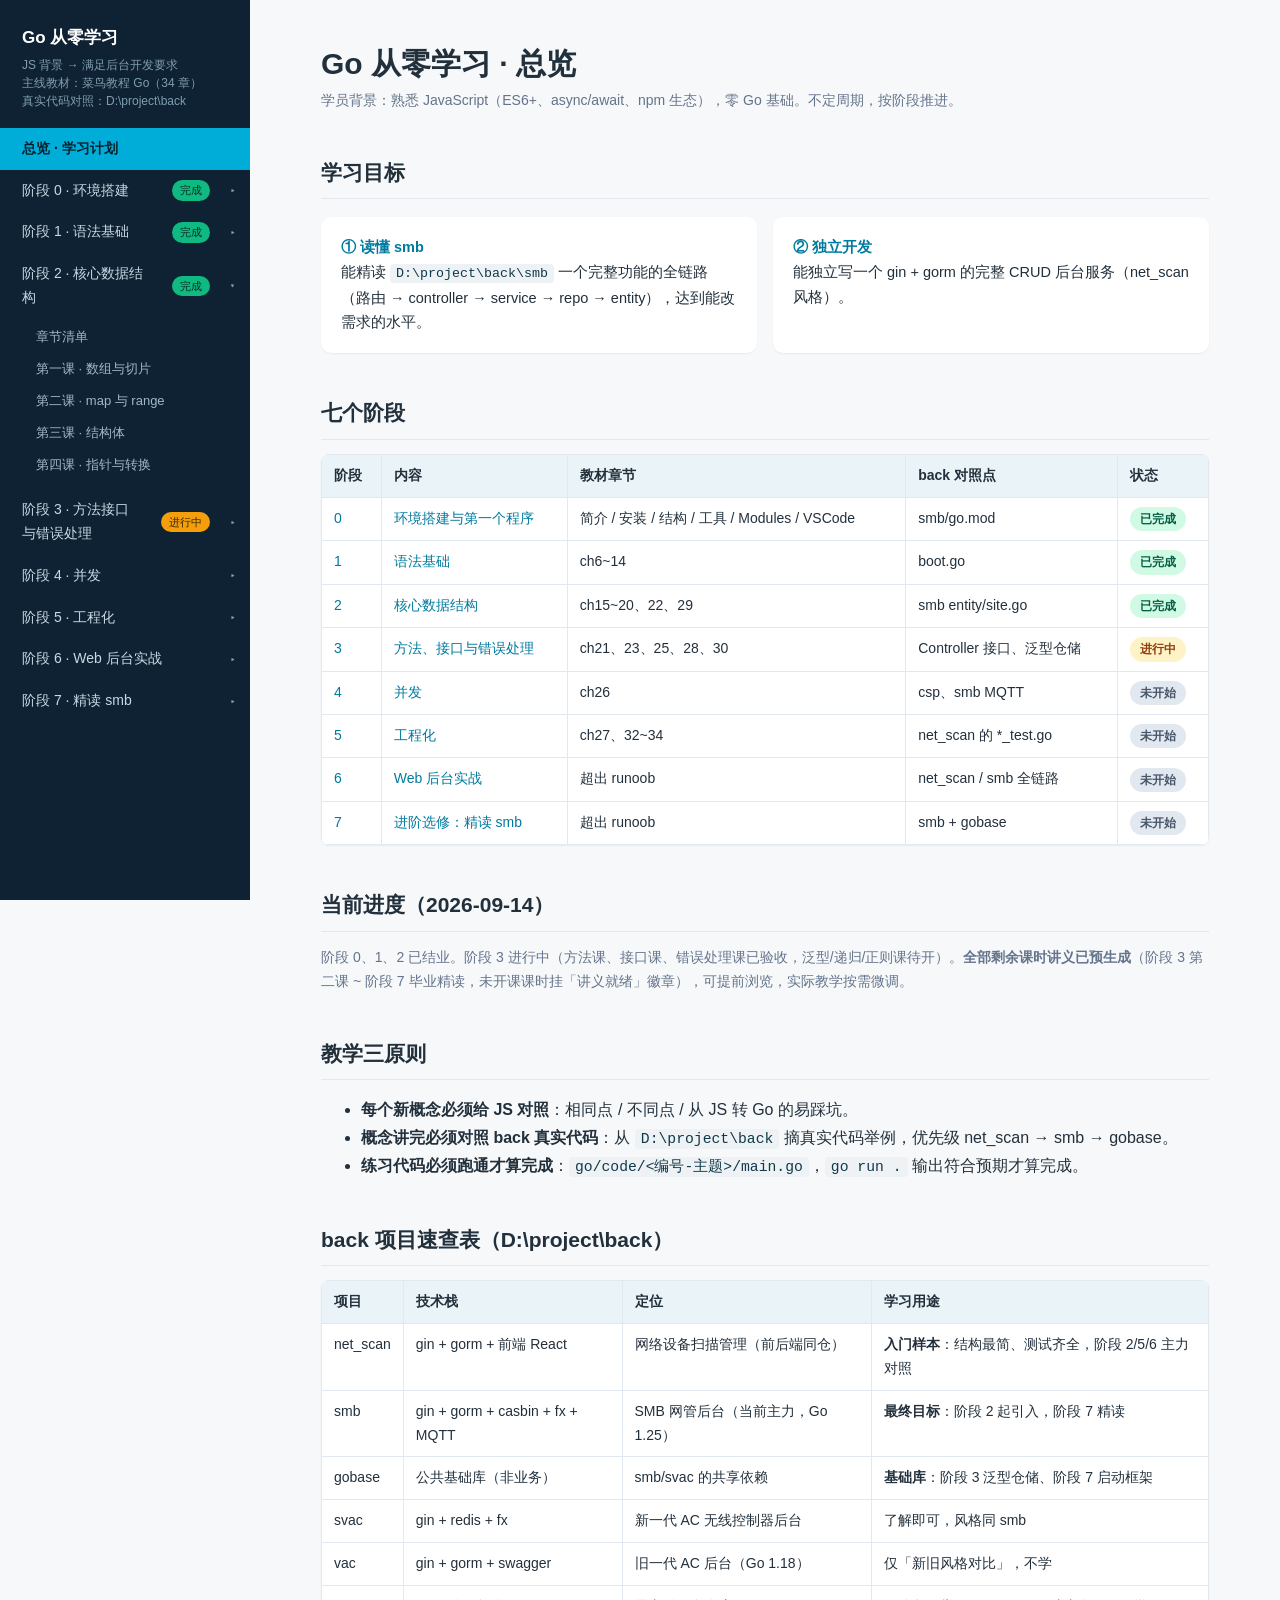
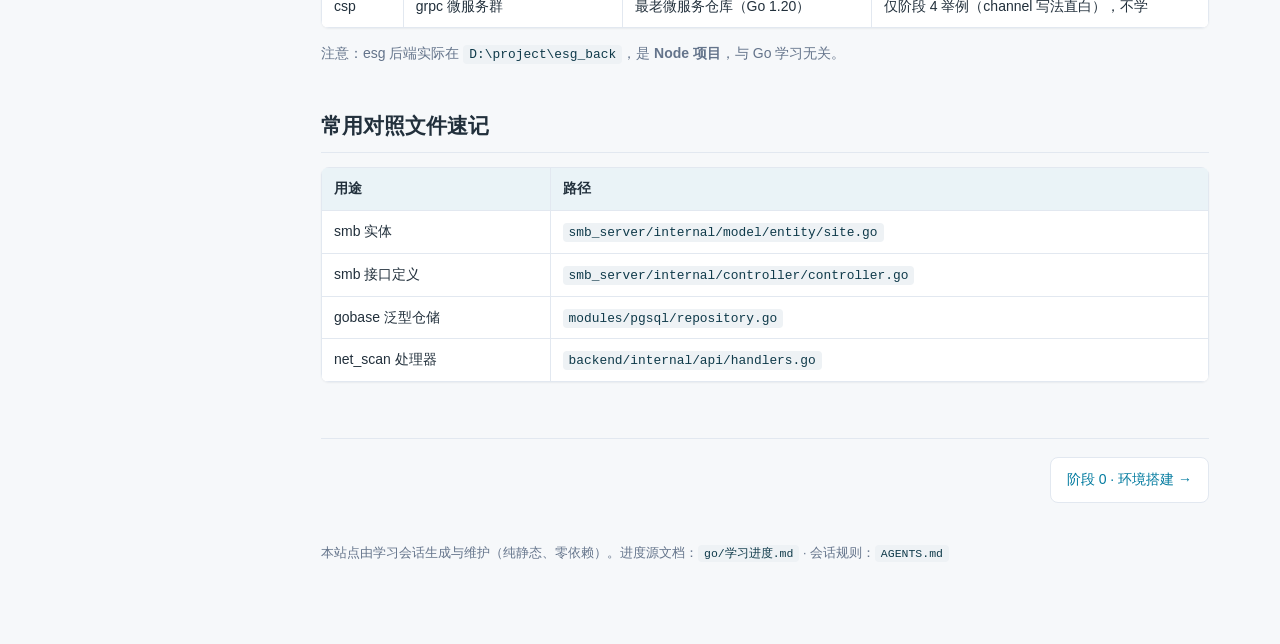
<file: go/site/index.html>
<!DOCTYPE html>
<html lang="zh-CN">
<head>
<meta charset="UTF-8">
<meta name="viewport" content="width=device-width,initial-scale=1">
<title>Go 从零学习 · 总览</title>
<link rel="stylesheet" href="assets/style.css">
</head>
<body>
<nav class="sidebar">
  <a class="brand" href="index.html">Go 从零学习<span>JS 背景 → 满足后台开发要求<br>主线教材：菜鸟教程 Go（34 章）<br>真实代码对照：D:\project\back</span></a>
  <ol class="nav">
    <li><a class="active" href="index.html">总览 · 学习计划</a></li>
    <li><details>
      <summary><a href="stage-0.html">阶段 0 · 环境搭建</a><em class="st done">完成</em></summary>
      <ul class="sub">
        <li><a href="stage-0.html#checklist">章节清单</a></li>
        <li><a href="stage-0.html#trouble">排障实录</a></li>
      </ul>
    </details></li>
    <li><details>
      <summary><a href="stage-1.html">阶段 1 · 语法基础</a><em class="st done">完成</em></summary>
      <ul class="sub">
        <li><a href="stage-1.html#checklist">章节清单</a></li>
        <li><a href="stage-1.html#l1">第一课 · 变量与类型</a></li>
        <li><a href="stage-1.html#l2">第二课 · 常量与运算符</a></li>
        <li><a href="stage-1.html#supp">补充 · 条件循环函数</a></li>
      </ul>
    </details></li>
    <li><details open>
      <summary><a href="stage-2.html">阶段 2 · 核心数据结构</a><em class="st done">完成</em></summary>
      <ul class="sub">
        <li><a href="stage-2.html#checklist">章节清单</a></li>
        <li><a href="stage-2.html#l1">第一课 · 数组与切片</a></li>
        <li><a href="stage-2.html#l2">第二课 · map 与 range</a></li>
        <li><a href="stage-2.html#l3">第三课 · 结构体</a></li>
        <li><a href="stage-2.html#l4">第四课 · 指针与转换</a></li>
      </ul>
    </details></li>
    <li><details>
      <summary><a href="stage-3.html">阶段 3 · 方法接口与错误处理</a><em class="st doing">进行中</em></summary>
      <ul class="sub">
        <li><a href="stage-3.html#checklist">章节清单</a></li>
        <li><a href="stage-3.html#l1">第一课 · 方法与组合</a></li>
        <li><a href="stage-3.html#l2">第二课 · 接口与断言</a></li>
        <li><a href="stage-3.html#l3">第三课 · 错误处理</a></li>
        <li><a href="stage-3.html#l4">第四课 · 泛型·递归·正则</a></li>
      </ul>
    </details></li>
    <li><details>
      <summary><a href="stage-4.html">阶段 4 · 并发</a></summary>
      <ul class="sub">
        <li><a href="stage-4.html#checklist">章节清单</a></li>
        <li><a href="stage-4.html#l1">第一课 · goroutine 与 channel</a></li>
        <li><a href="stage-4.html#l2">第二课 · sync 与 select</a></li>
      </ul>
    </details></li>
    <li><details>
      <summary><a href="stage-5.html">阶段 5 · 工程化</a></summary>
      <ul class="sub">
        <li><a href="stage-5.html#checklist">章节清单</a></li>
        <li><a href="stage-5.html#l1">第一课 · 包·模块·文件</a></li>
        <li><a href="stage-5.html#l2">第二课 · 单元测试</a></li>
      </ul>
    </details></li>
    <li><details>
      <summary><a href="stage-6.html">阶段 6 · Web 后台实战</a></summary>
      <ul class="sub">
        <li><a href="stage-6.html#checklist">章节清单</a></li>
        <li><a href="stage-6.html#l1">第一课 · net/http 裸写</a></li>
        <li><a href="stage-6.html#l2">第二课 · gin 框架</a></li>
        <li><a href="stage-6.html#l3">第三课 · gorm ORM</a></li>
        <li><a href="stage-6.html#l4">第四课 · 分层与毕业作品</a></li>
      </ul>
    </details></li>
    <li><details>
      <summary><a href="stage-7.html">阶段 7 · 精读 smb</a></summary>
      <ul class="sub">
        <li><a href="stage-7.html#checklist">章节清单</a></li>
        <li><a href="stage-7.html#l1">第一课 · fx 依赖注入</a></li>
        <li><a href="stage-7.html#l2">第二课 · 泛型仓储精读</a></li>
        <li><a href="stage-7.html#l3">第三课 · casbin 与 MQTT</a></li>
        <li><a href="stage-7.html#l4">第四课 · 毕业精读</a></li>
      </ul>
    </details></li>
  </ol>
</nav>
<main>
  <h1>Go 从零学习 · 总览</h1>
  <p class="sub">学员背景：熟悉 JavaScript（ES6+、async/await、npm 生态），零 Go 基础。不定周期，按阶段推进。</p>

  <h2>学习目标</h2>
  <div class="goal">
    <div class="card"><b>① 读懂 smb</b><br>能精读 <code>D:\project\back\smb</code> 一个完整功能的全链路（路由 → controller → service → repo → entity），达到能改需求的水平。</div>
    <div class="card"><b>② 独立开发</b><br>能独立写一个 gin + gorm 的完整 CRUD 后台服务（net_scan 风格）。</div>
  </div>

  <h2>七个阶段</h2>
  <table>
    <tr><th>阶段</th><th>内容</th><th>教材章节</th><th>back 对照点</th><th>状态</th></tr>
    <tr><td><a href="stage-0.html">0</a></td><td><a href="stage-0.html">环境搭建与第一个程序</a></td><td>简介 / 安装 / 结构 / 工具 / Modules / VSCode</td><td>smb/go.mod</td><td><span class="chip done">已完成</span></td></tr>
    <tr><td><a href="stage-1.html">1</a></td><td><a href="stage-1.html">语法基础</a></td><td>ch6~14</td><td>boot.go</td><td><span class="chip done">已完成</span></td></tr>
    <tr><td><a href="stage-2.html">2</a></td><td><a href="stage-2.html">核心数据结构</a></td><td>ch15~20、22、29</td><td>smb entity/site.go</td><td><span class="chip done">已完成</span></td></tr>
    <tr><td><a href="stage-3.html">3</a></td><td><a href="stage-3.html">方法、接口与错误处理</a></td><td>ch21、23、25、28、30</td><td>Controller 接口、泛型仓储</td><td><span class="chip doing">进行中</span></td></tr>
    <tr><td><a href="stage-4.html">4</a></td><td><a href="stage-4.html">并发</a></td><td>ch26</td><td>csp、smb MQTT</td><td><span class="chip todo">未开始</span></td></tr>
    <tr><td><a href="stage-5.html">5</a></td><td><a href="stage-5.html">工程化</a></td><td>ch27、32~34</td><td>net_scan 的 *_test.go</td><td><span class="chip todo">未开始</span></td></tr>
    <tr><td><a href="stage-6.html">6</a></td><td><a href="stage-6.html">Web 后台实战</a></td><td>超出 runoob</td><td>net_scan / smb 全链路</td><td><span class="chip todo">未开始</span></td></tr>
    <tr><td><a href="stage-7.html">7</a></td><td><a href="stage-7.html">进阶选修：精读 smb</a></td><td>超出 runoob</td><td>smb + gobase</td><td><span class="chip todo">未开始</span></td></tr>
  </table>

  <h2>当前进度（2026-09-14）</h2>
  <p class="sub">阶段 0、1、2 已结业。阶段 3 进行中（方法课、接口课、错误处理课已验收，泛型/递归/正则课待开）。<b>全部剩余课时讲义已预生成</b>（阶段 3 第二课 ~ 阶段 7 毕业精读，未开课课时挂「讲义就绪」徽章），可提前浏览，实际教学按需微调。</p>

  <h2>教学三原则</h2>
  <ul>
    <li><b>每个新概念必须给 JS 对照</b>：相同点 / 不同点 / 从 JS 转 Go 的易踩坑。</li>
    <li><b>概念讲完必须对照 back 真实代码</b>：从 <code>D:\project\back</code> 摘真实代码举例，优先级 net_scan → smb → gobase。</li>
    <li><b>练习代码必须跑通才算完成</b>：<code>go/code/&lt;编号-主题&gt;/main.go</code>，<code>go run .</code> 输出符合预期才算完成。</li>
  </ul>

  <h2>back 项目速查表（D:\project\back）</h2>
  <table>
    <tr><th>项目</th><th>技术栈</th><th>定位</th><th>学习用途</th></tr>
    <tr><td>net_scan</td><td>gin + gorm + 前端 React</td><td>网络设备扫描管理（前后端同仓）</td><td><b>入门样本</b>：结构最简、测试齐全，阶段 2/5/6 主力对照</td></tr>
    <tr><td>smb</td><td>gin + gorm + casbin + fx + MQTT</td><td>SMB 网管后台（当前主力，Go 1.25）</td><td><b>最终目标</b>：阶段 2 起引入，阶段 7 精读</td></tr>
    <tr><td>gobase</td><td>公共基础库（非业务）</td><td>smb/svac 的共享依赖</td><td><b>基础库</b>：阶段 3 泛型仓储、阶段 7 启动框架</td></tr>
    <tr><td>svac</td><td>gin + redis + fx</td><td>新一代 AC 无线控制器后台</td><td>了解即可，风格同 smb</td></tr>
    <tr><td>vac</td><td>gin + gorm + swagger</td><td>旧一代 AC 后台（Go 1.18）</td><td>仅「新旧风格对比」，不学</td></tr>
    <tr><td>csp</td><td>grpc 微服务群</td><td>最老微服务仓库（Go 1.20）</td><td>仅阶段 4 举例（channel 写法直白），不学</td></tr>
  </table>
  <p class="sub">注意：esg 后端实际在 <code>D:\project\esg_back</code>，是 <b>Node 项目</b>，与 Go 学习无关。</p>

  <h2>常用对照文件速记</h2>
  <table>
    <tr><th>用途</th><th>路径</th></tr>
    <tr><td>smb 实体</td><td><code>smb_server/internal/model/entity/site.go</code></td></tr>
    <tr><td>smb 接口定义</td><td><code>smb_server/internal/controller/controller.go</code></td></tr>
    <tr><td>gobase 泛型仓储</td><td><code>modules/pgsql/repository.go</code></td></tr>
    <tr><td>net_scan 处理器</td><td><code>backend/internal/api/handlers.go</code></td></tr>
  </table>

  <div class="pager"><span></span><a href="stage-0.html">阶段 0 · 环境搭建 →</a></div>
  <footer class="colophon">本站点由学习会话生成与维护（纯静态、零依赖）。进度源文档：<code>go/学习进度.md</code> · 会话规则：<code>AGENTS.md</code></footer>
</main>
</body>
</html>
</file>
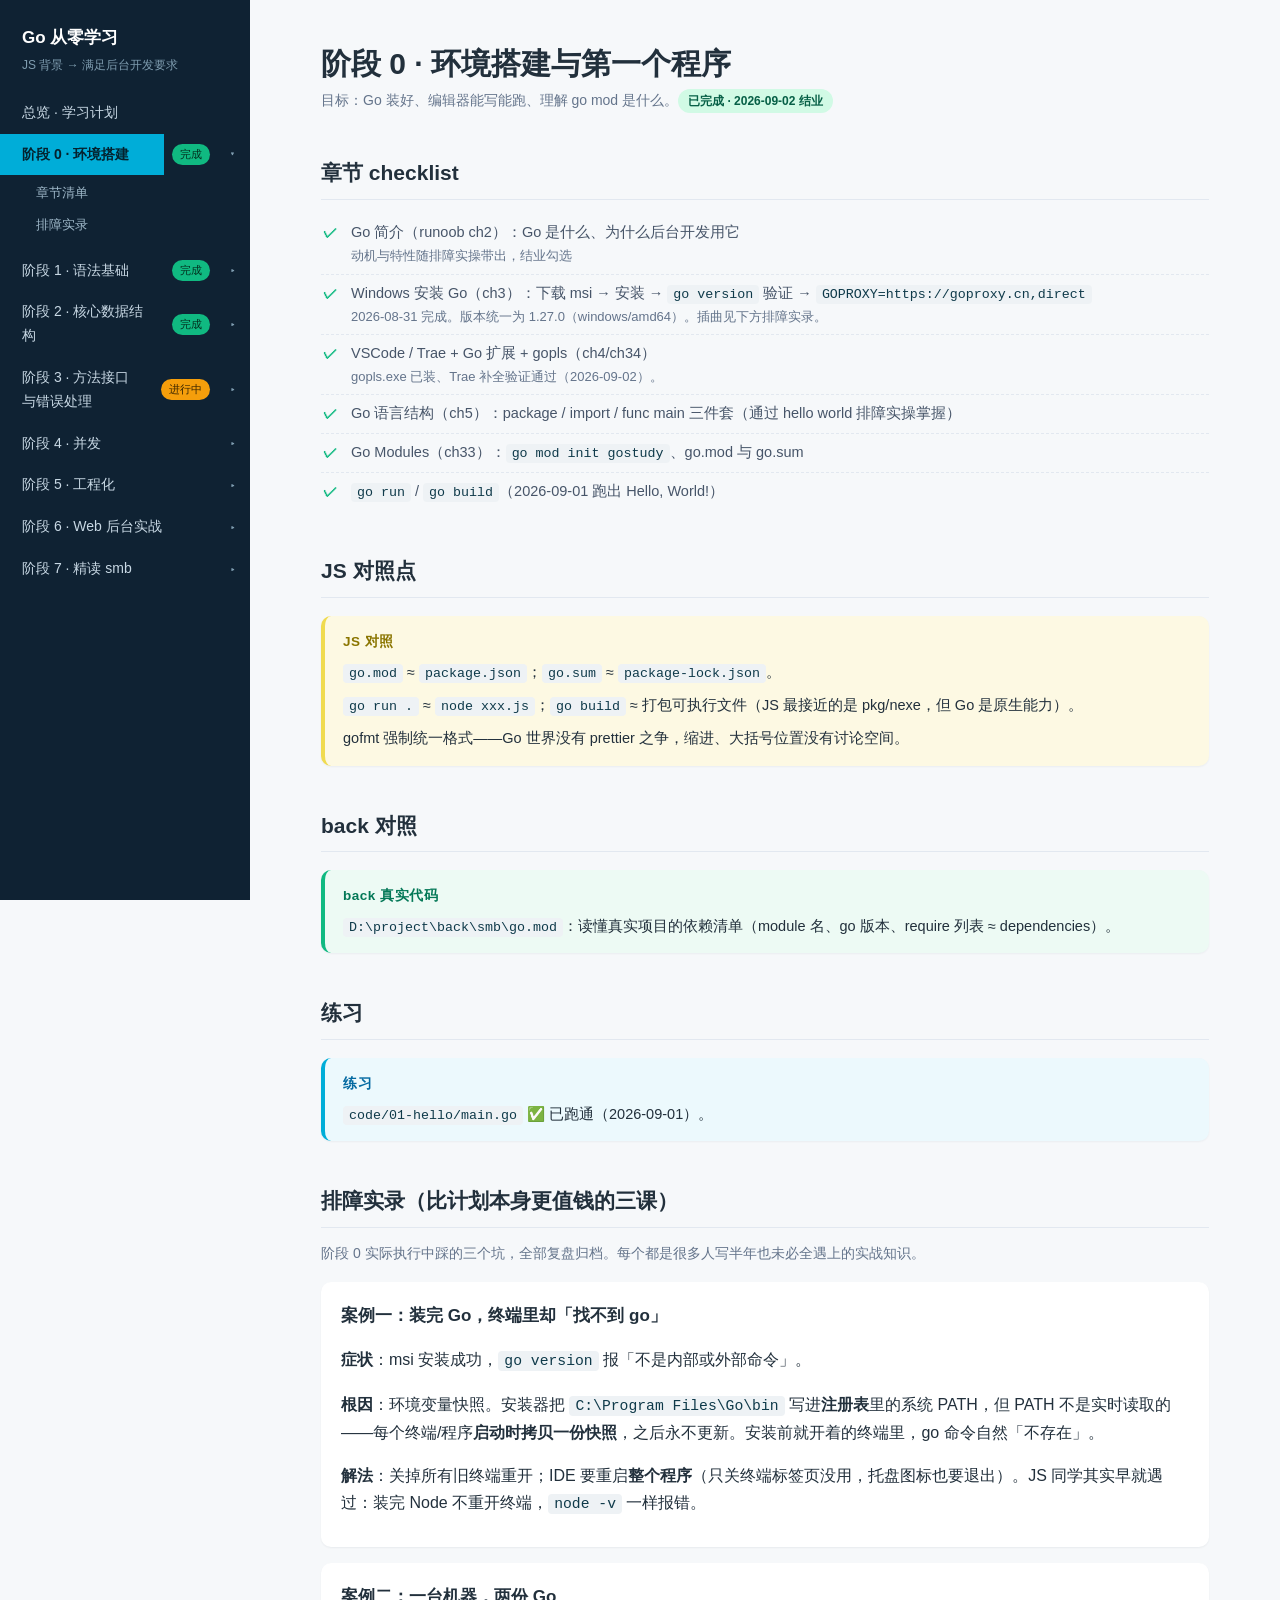
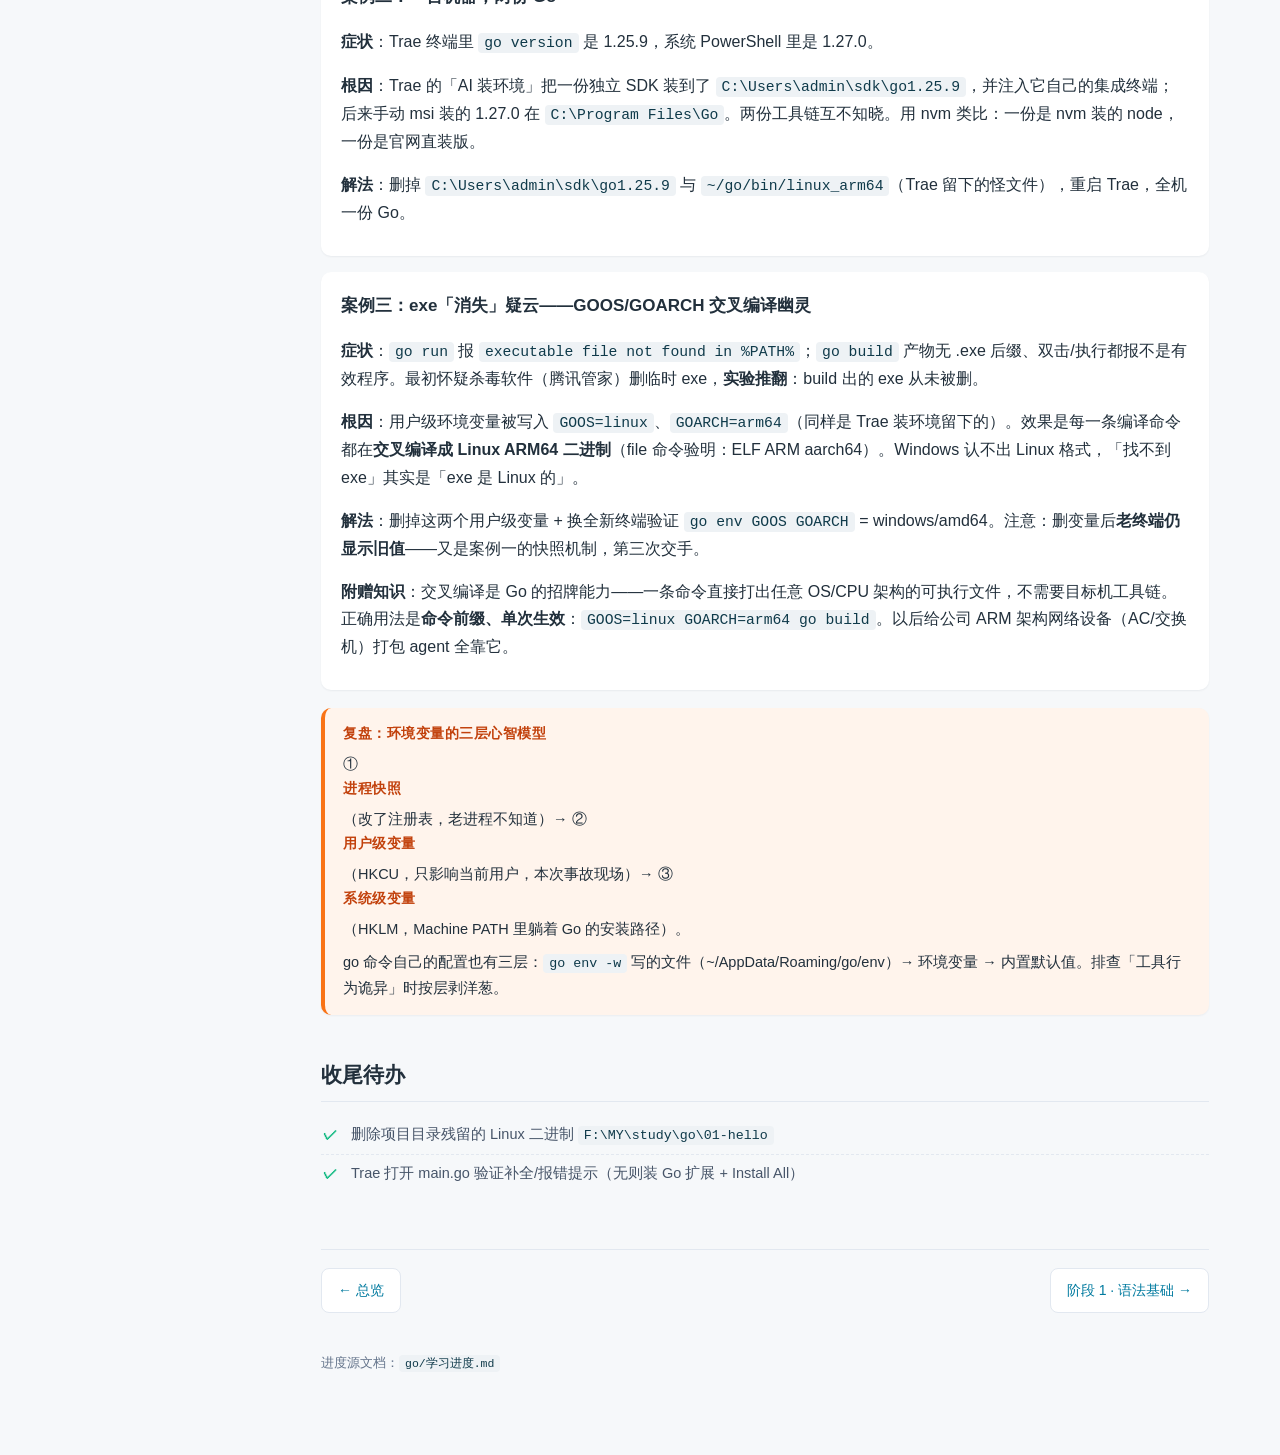
<file: go/site/stage-0.html>
<!DOCTYPE html>
<html lang="zh-CN">
<head>
<meta charset="UTF-8">
<meta name="viewport" content="width=device-width,initial-scale=1">
<title>阶段 0 · 环境搭建 — Go 从零学习</title>
<link rel="stylesheet" href="assets/style.css">
</head>
<body>
<nav class="sidebar">
  <a class="brand" href="index.html">Go 从零学习<span>JS 背景 → 满足后台开发要求</span></a>
  <ol class="nav">
    <li><a href="index.html">总览 · 学习计划</a></li>
    <li><details open>
      <summary><a class="active" href="stage-0.html">阶段 0 · 环境搭建</a><em class="st done">完成</em></summary>
      <ul class="sub">
        <li><a href="stage-0.html#checklist">章节清单</a></li>
        <li><a href="stage-0.html#trouble">排障实录</a></li>
      </ul>
    </details></li>
    <li><details>
      <summary><a href="stage-1.html">阶段 1 · 语法基础</a><em class="st done">完成</em></summary>
      <ul class="sub">
        <li><a href="stage-1.html#checklist">章节清单</a></li>
        <li><a href="stage-1.html#l1">第一课 · 变量与类型</a></li>
        <li><a href="stage-1.html#l2">第二课 · 常量与运算符</a></li>
        <li><a href="stage-1.html#supp">补充 · 条件循环函数</a></li>
      </ul>
    </details></li>
    <li><details>
      <summary><a href="stage-2.html">阶段 2 · 核心数据结构</a><em class="st done">完成</em></summary>
      <ul class="sub">
        <li><a href="stage-2.html#checklist">章节清单</a></li>
        <li><a href="stage-2.html#l1">第一课 · 数组与切片</a></li>
        <li><a href="stage-2.html#l2">第二课 · map 与 range</a></li>
        <li><a href="stage-2.html#l3">第三课 · 结构体</a></li>
        <li><a href="stage-2.html#l4">第四课 · 指针与转换</a></li>
      </ul>
    </details></li>
    <li><details>
      <summary><a href="stage-3.html">阶段 3 · 方法接口与错误处理</a><em class="st doing">进行中</em></summary>
      <ul class="sub">
        <li><a href="stage-3.html#checklist">章节清单</a></li>
        <li><a href="stage-3.html#l1">第一课 · 方法与组合</a></li>
        <li><a href="stage-3.html#l2">第二课 · 接口与断言</a></li>
        <li><a href="stage-3.html#l3">第三课 · 错误处理</a></li>
        <li><a href="stage-3.html#l4">第四课 · 泛型·递归·正则</a></li>
      </ul>
    </details></li>
    <li><details>
      <summary><a href="stage-4.html">阶段 4 · 并发</a></summary>
      <ul class="sub">
        <li><a href="stage-4.html#checklist">章节清单</a></li>
        <li><a href="stage-4.html#l1">第一课 · goroutine 与 channel</a></li>
        <li><a href="stage-4.html#l2">第二课 · sync 与 select</a></li>
      </ul>
    </details></li>
    <li><details>
      <summary><a href="stage-5.html">阶段 5 · 工程化</a></summary>
      <ul class="sub">
        <li><a href="stage-5.html#checklist">章节清单</a></li>
        <li><a href="stage-5.html#l1">第一课 · 包·模块·文件</a></li>
        <li><a href="stage-5.html#l2">第二课 · 单元测试</a></li>
      </ul>
    </details></li>
    <li><details>
      <summary><a href="stage-6.html">阶段 6 · Web 后台实战</a></summary>
      <ul class="sub">
        <li><a href="stage-6.html#checklist">章节清单</a></li>
        <li><a href="stage-6.html#l1">第一课 · net/http 裸写</a></li>
        <li><a href="stage-6.html#l2">第二课 · gin 框架</a></li>
        <li><a href="stage-6.html#l3">第三课 · gorm ORM</a></li>
        <li><a href="stage-6.html#l4">第四课 · 分层与毕业作品</a></li>
      </ul>
    </details></li>
    <li><details>
      <summary><a href="stage-7.html">阶段 7 · 精读 smb</a></summary>
      <ul class="sub">
        <li><a href="stage-7.html#checklist">章节清单</a></li>
        <li><a href="stage-7.html#l1">第一课 · fx 依赖注入</a></li>
        <li><a href="stage-7.html#l2">第二课 · 泛型仓储精读</a></li>
        <li><a href="stage-7.html#l3">第三课 · casbin 与 MQTT</a></li>
        <li><a href="stage-7.html#l4">第四课 · 毕业精读</a></li>
      </ul>
    </details></li>
  </ol>
</nav>
<main>
  <h1>阶段 0 · 环境搭建与第一个程序</h1>
  <p class="sub">目标：Go 装好、编辑器能写能跑、理解 go mod 是什么。<span class="chip done">已完成 · 2026-09-02 结业</span></p>

  <h2 id="checklist">章节 checklist</h2>
  <ul class="tasks">
    <li class="done">Go 简介（runoob ch2）：Go 是什么、为什么后台开发用它<span class="note">动机与特性随排障实操带出，结业勾选</span></li>
    <li class="done">Windows 安装 Go（ch3）：下载 msi → 安装 → <code>go version</code> 验证 → <code>GOPROXY=https://goproxy.cn,direct</code>
      <span class="note">2026-08-31 完成。版本统一为 1.27.0（windows/amd64）。插曲见下方排障实录。</span></li>
    <li class="done">VSCode / Trae + Go 扩展 + gopls（ch4/ch34）
      <span class="note">gopls.exe 已装、Trae 补全验证通过（2026-09-02）。</span></li>
    <li class="done">Go 语言结构（ch5）：package / import / func main 三件套（通过 hello world 排障实操掌握）</li>
    <li class="done">Go Modules（ch33）：<code>go mod init gostudy</code>、go.mod 与 go.sum</li>
    <li class="done"><code>go run</code> / <code>go build</code>（2026-09-01 跑出 Hello, World!）</li>
  </ul>

  <h2>JS 对照点</h2>
  <div class="callout js">
    <b>JS 对照</b>
    <p><code>go.mod</code> ≈ <code>package.json</code>；<code>go.sum</code> ≈ <code>package-lock.json</code>。</p>
    <p><code>go run .</code> ≈ <code>node xxx.js</code>；<code>go build</code> ≈ 打包可执行文件（JS 最接近的是 pkg/nexe，但 Go 是原生能力）。</p>
    <p>gofmt 强制统一格式——Go 世界没有 prettier 之争，缩进、大括号位置没有讨论空间。</p>
  </div>

  <h2>back 对照</h2>
  <div class="callout back">
    <b>back 真实代码</b>
    <p><code>D:\project\back\smb\go.mod</code>：读懂真实项目的依赖清单（module 名、go 版本、require 列表 ≈ dependencies）。</p>
  </div>

  <h2>练习</h2>
  <div class="callout ex">
    <b>练习</b>
    <p><code>code/01-hello/main.go</code> ✅ 已跑通（2026-09-01）。</p>
  </div>

  <h2 id="trouble">排障实录（比计划本身更值钱的三课）</h2>
  <p class="sub">阶段 0 实际执行中踩的三个坑，全部复盘归档。每个都是很多人写半年也未必全遇上的实战知识。</p>

  <div class="case">
    <h3>案例一：装完 Go，终端里却「找不到 go」</h3>
    <p><b>症状</b>：msi 安装成功，<code>go version</code> 报「不是内部或外部命令」。</p>
    <p><b>根因</b>：环境变量快照。安装器把 <code>C:\Program Files\Go\bin</code> 写进<b>注册表</b>里的系统 PATH，但 PATH 不是实时读取的——每个终端/程序<b>启动时拷贝一份快照</b>，之后永不更新。安装前就开着的终端里，go 命令自然「不存在」。</p>
    <p><b>解法</b>：关掉所有旧终端重开；IDE 要重启<b>整个程序</b>（只关终端标签页没用，托盘图标也要退出）。JS 同学其实早就遇过：装完 Node 不重开终端，<code>node -v</code> 一样报错。</p>
  </div>

  <div class="case">
    <h3>案例二：一台机器，两份 Go</h3>
    <p><b>症状</b>：Trae 终端里 <code>go version</code> 是 1.25.9，系统 PowerShell 里是 1.27.0。</p>
    <p><b>根因</b>：Trae 的「AI 装环境」把一份独立 SDK 装到了 <code>C:\Users\admin\sdk\go1.25.9</code>，并注入它自己的集成终端；后来手动 msi 装的 1.27.0 在 <code>C:\Program Files\Go</code>。两份工具链互不知晓。用 nvm 类比：一份是 nvm 装的 node，一份是官网直装版。</p>
    <p><b>解法</b>：删掉 <code>C:\Users\admin\sdk\go1.25.9</code> 与 <code>~/go/bin/linux_arm64</code>（Trae 留下的怪文件），重启 Trae，全机一份 Go。</p>
  </div>

  <div class="case">
    <h3>案例三：exe「消失」疑云——GOOS/GOARCH 交叉编译幽灵</h3>
    <p><b>症状</b>：<code>go run</code> 报 <code>executable file not found in %PATH%</code>；<code>go build</code> 产物无 .exe 后缀、双击/执行都报不是有效程序。最初怀疑杀毒软件（腾讯管家）删临时 exe，<b>实验推翻</b>：build 出的 exe 从未被删。</p>
    <p><b>根因</b>：用户级环境变量被写入 <code>GOOS=linux</code>、<code>GOARCH=arm64</code>（同样是 Trae 装环境留下的）。效果是每一条编译命令都在<b>交叉编译成 Linux ARM64 二进制</b>（file 命令验明：ELF ARM aarch64）。Windows 认不出 Linux 格式，「找不到 exe」其实是「exe 是 Linux 的」。</p>
    <p><b>解法</b>：删掉这两个用户级变量 + 换全新终端验证 <code>go env GOOS GOARCH</code> = windows/amd64。注意：删变量后<b>老终端仍显示旧值</b>——又是案例一的快照机制，第三次交手。</p>
    <p><b>附赠知识</b>：交叉编译是 Go 的招牌能力——一条命令直接打出任意 OS/CPU 架构的可执行文件，不需要目标机工具链。正确用法是<b>命令前缀、单次生效</b>：<code>GOOS=linux GOARCH=arm64 go build</code>。以后给公司 ARM 架构网络设备（AC/交换机）打包 agent 全靠它。</p>
  </div>

  <div class="callout pit">
    <b>复盘：环境变量的三层心智模型</b>
    <p>① <b>进程快照</b>（改了注册表，老进程不知道）→ ② <b>用户级变量</b>（HKCU，只影响当前用户，本次事故现场）→ ③ <b>系统级变量</b>（HKLM，Machine PATH 里躺着 Go 的安装路径）。</p>
    <p>go 命令自己的配置也有三层：<code>go env -w</code> 写的文件（~/AppData/Roaming/go/env）→ 环境变量 → 内置默认值。排查「工具行为诡异」时按层剥洋葱。</p>
  </div>

  <h2>收尾待办</h2>
  <ul class="tasks">
    <li class="done">删除项目目录残留的 Linux 二进制 <code>F:\MY\study\go\01-hello</code></li>
    <li class="done">Trae 打开 main.go 验证补全/报错提示（无则装 Go 扩展 + Install All）</li>
  </ul>

  <div class="pager"><a href="index.html">← 总览</a><a href="stage-1.html">阶段 1 · 语法基础 →</a></div>
  <footer class="colophon">进度源文档：<code>go/学习进度.md</code></footer>
</main>
</body>
</html>
</file>
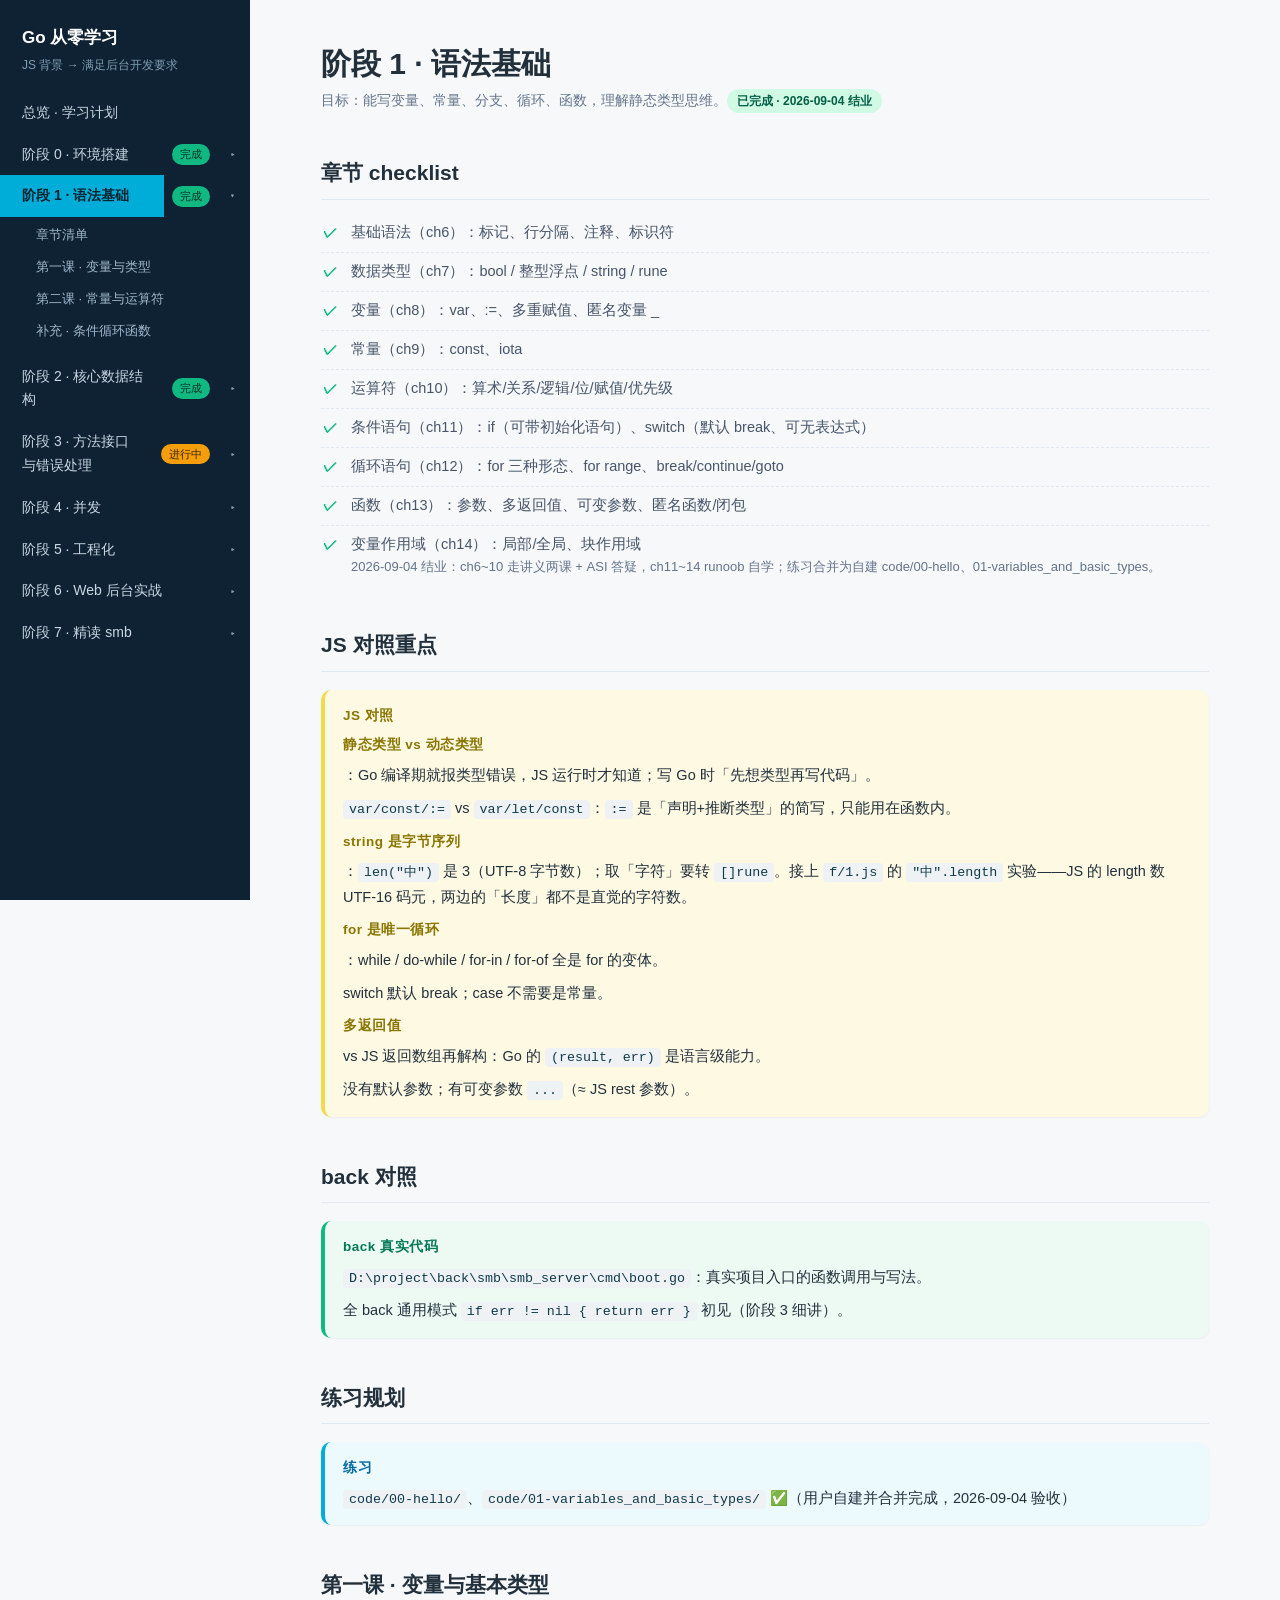
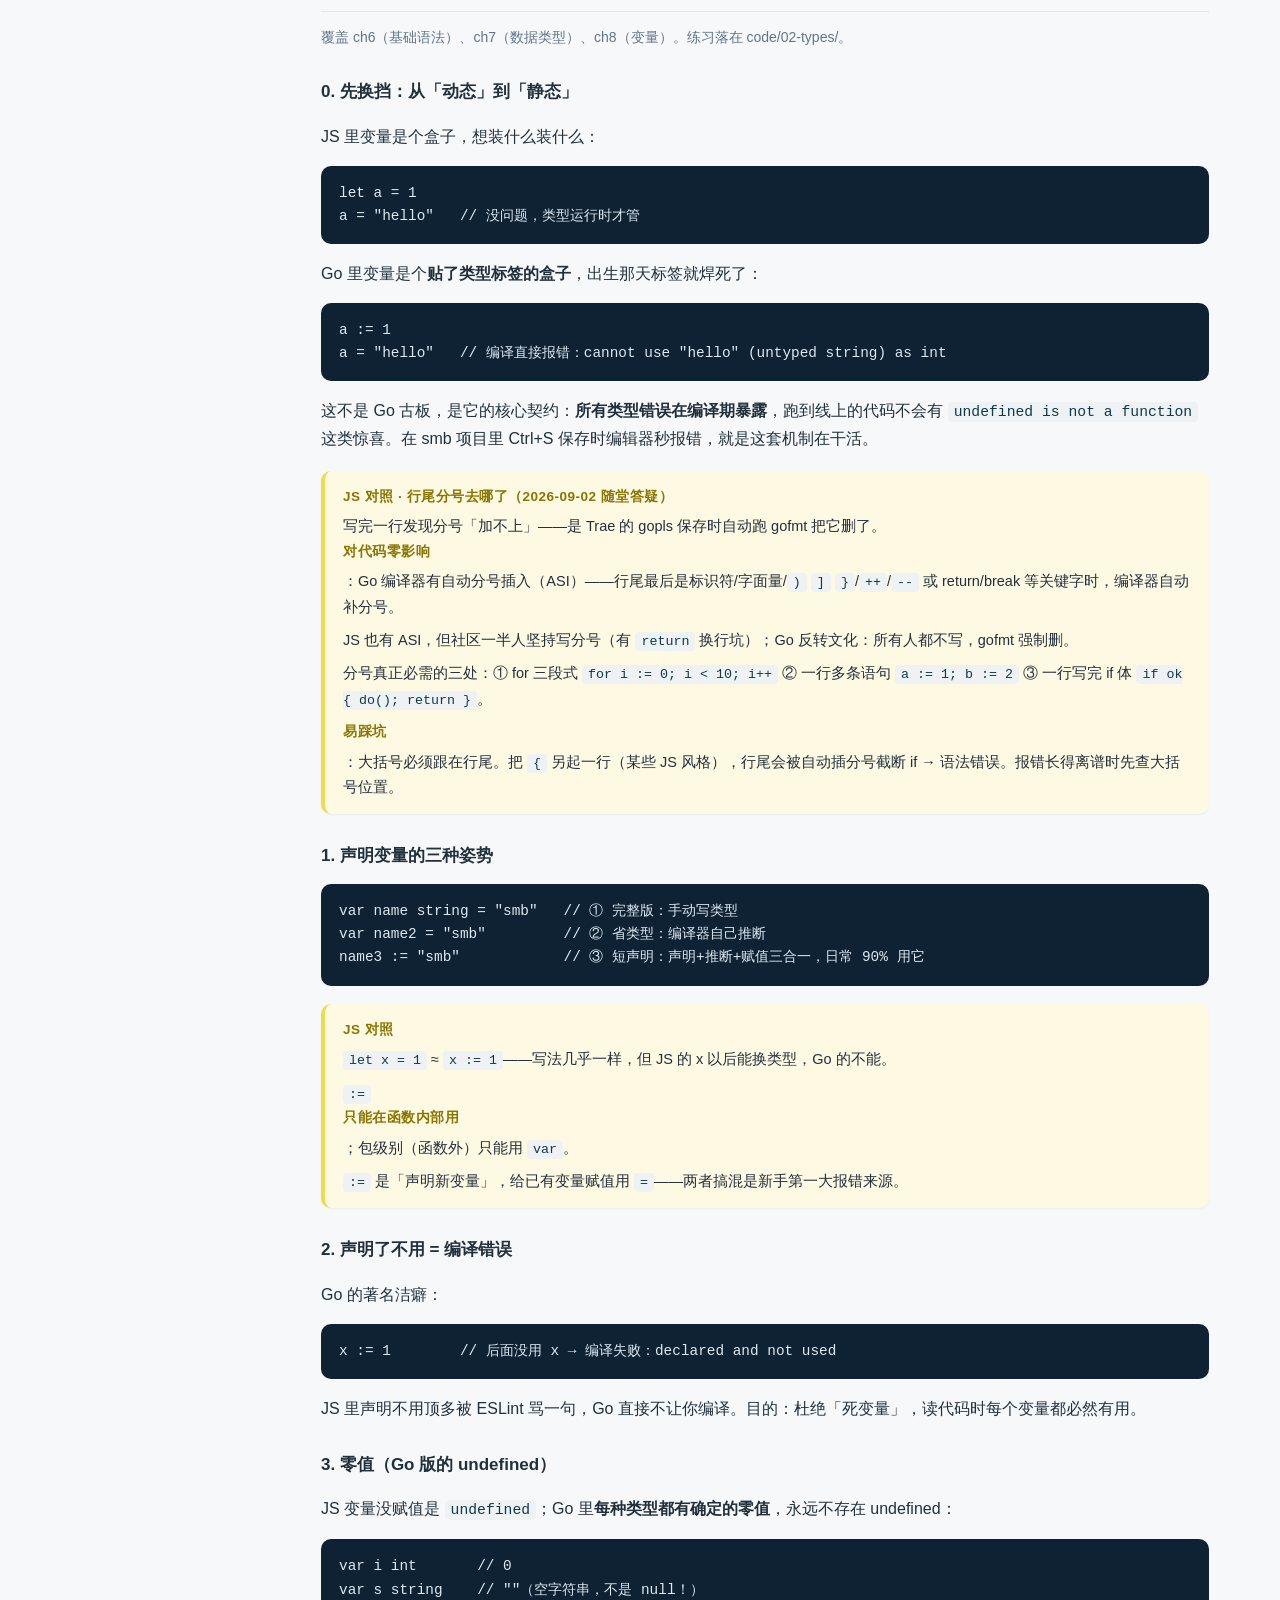
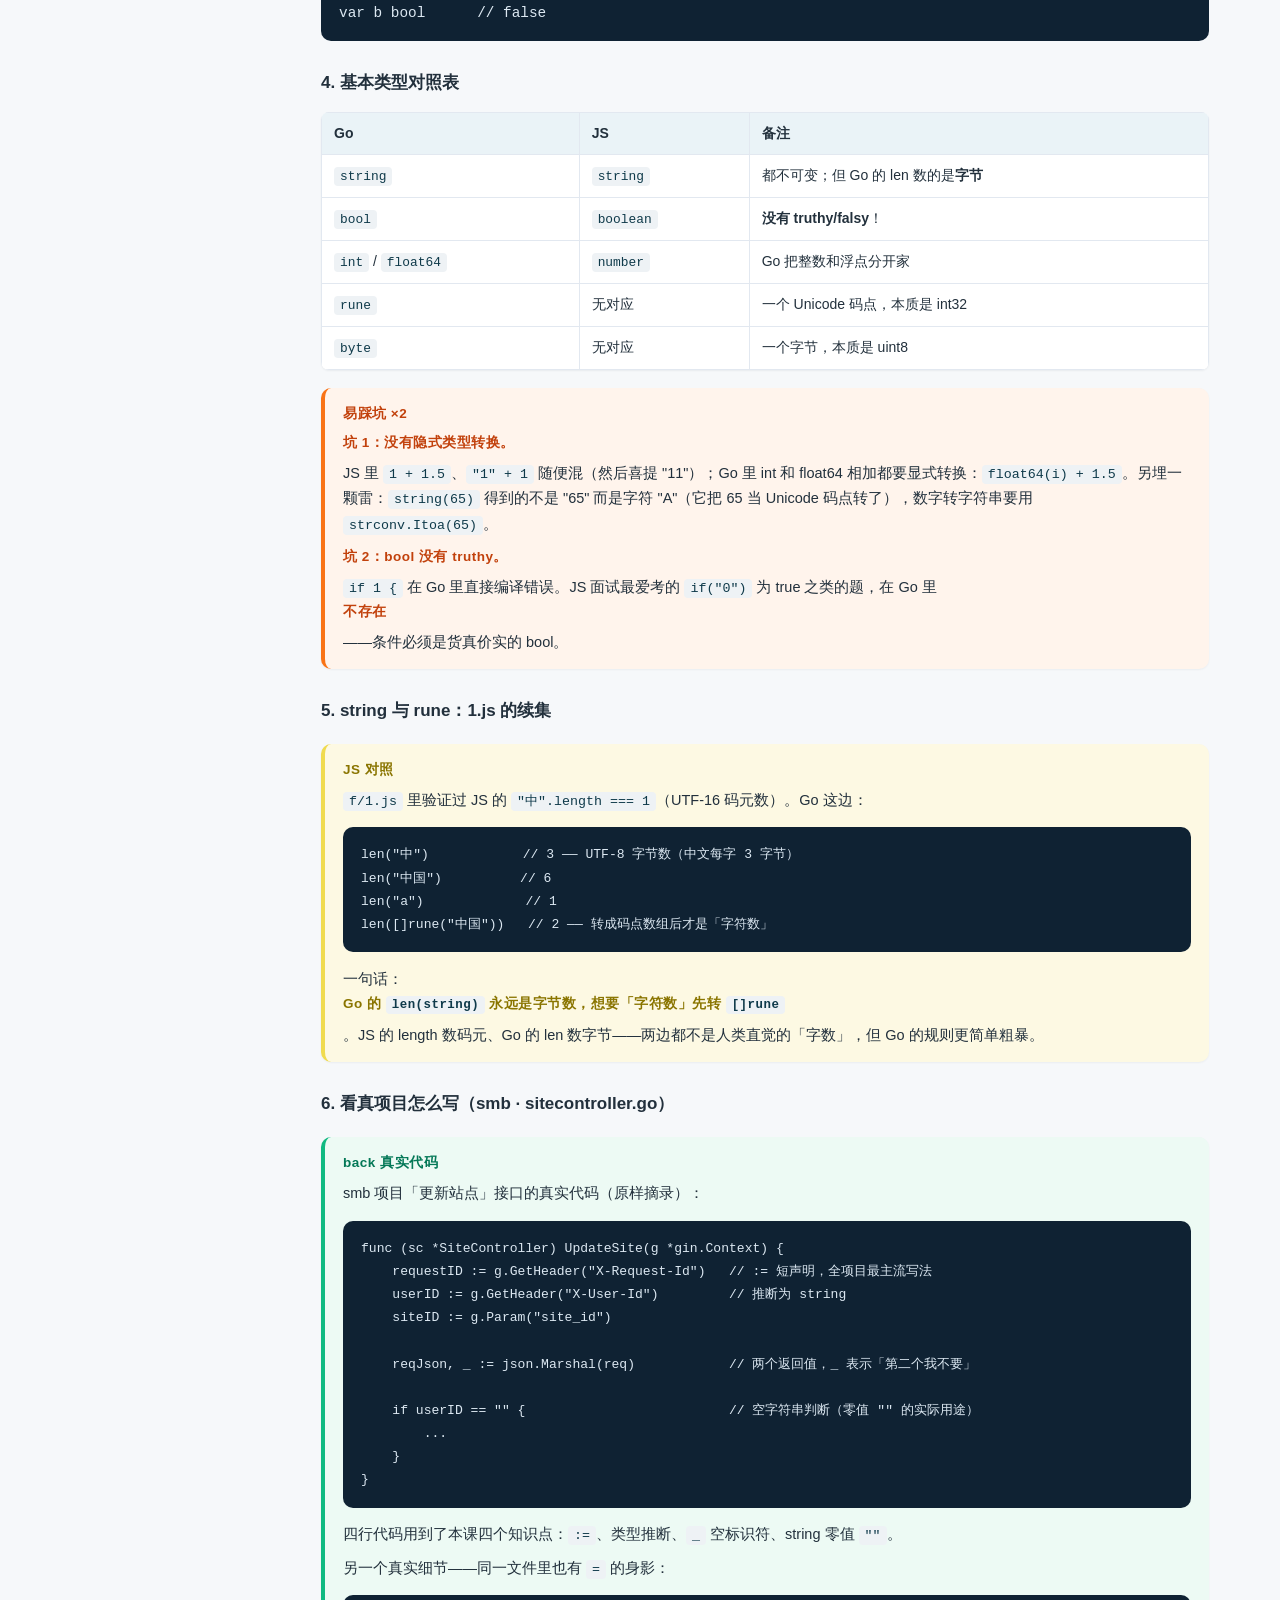
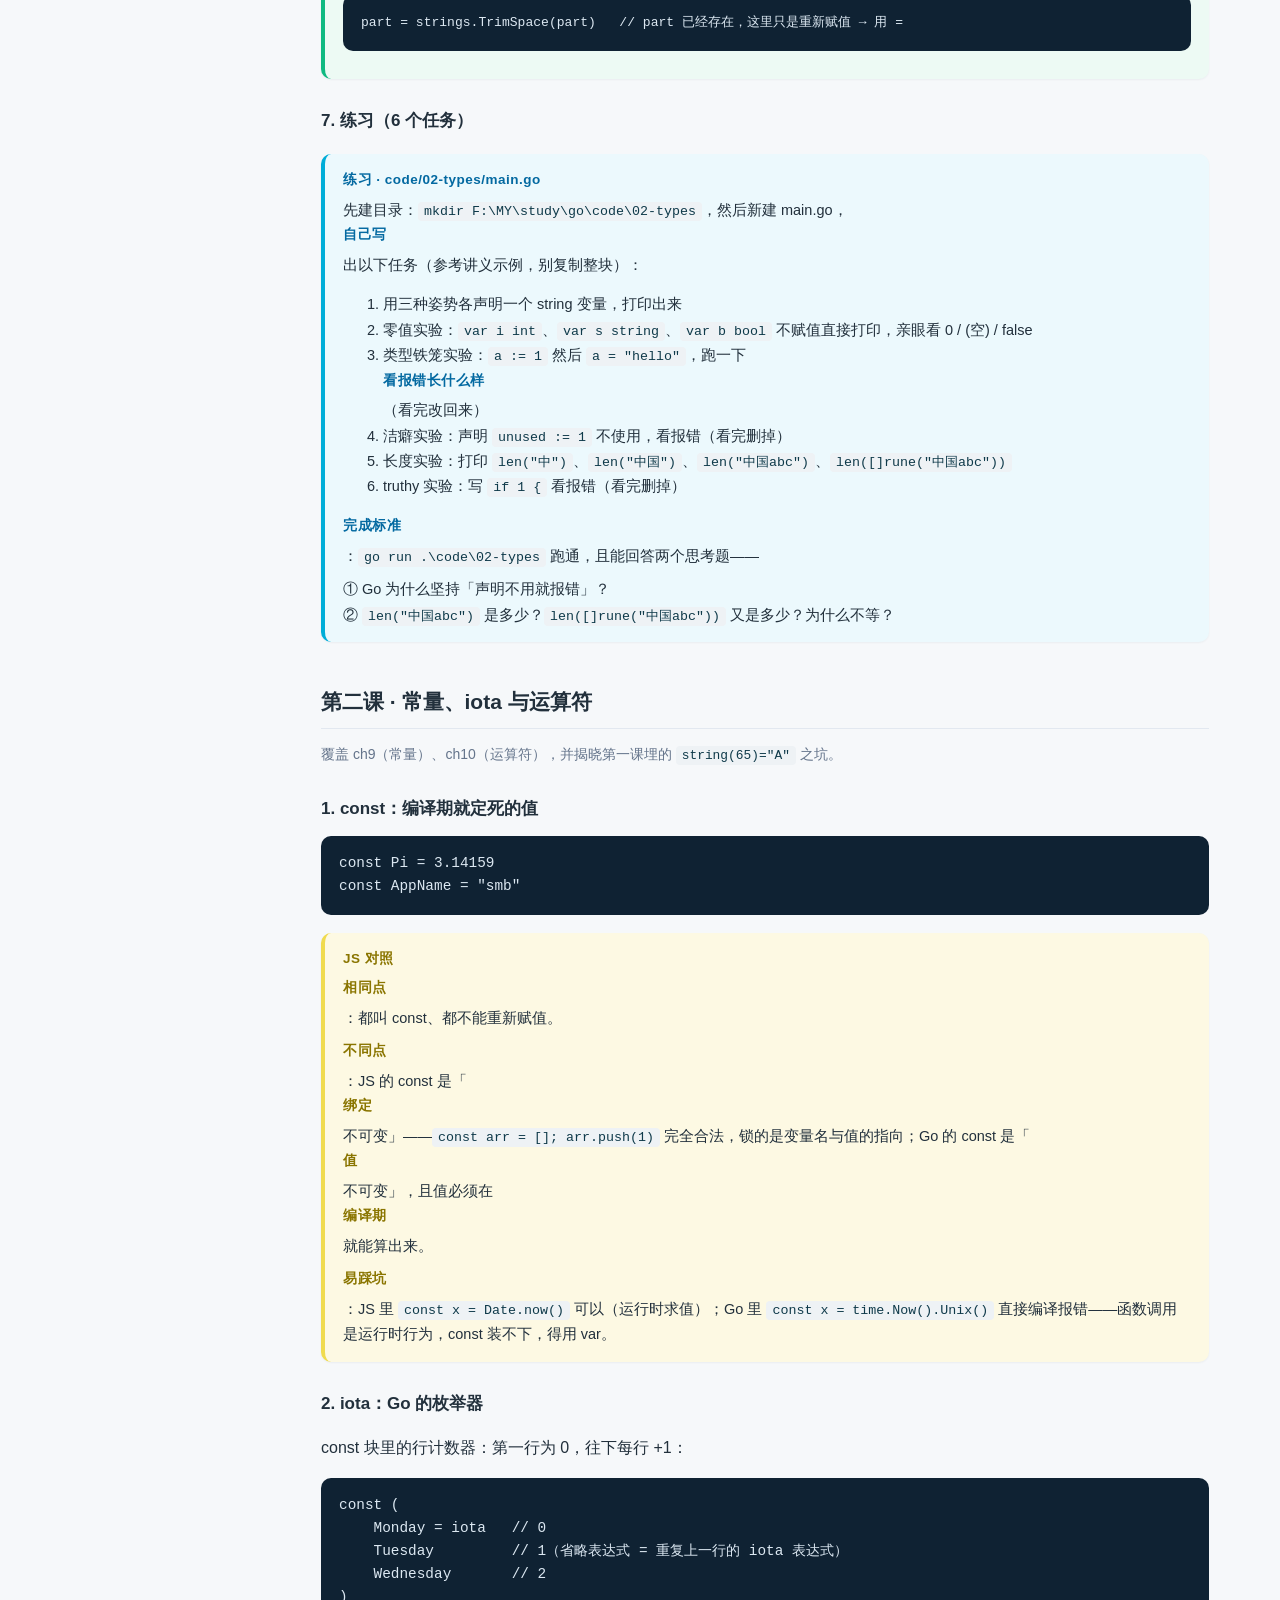
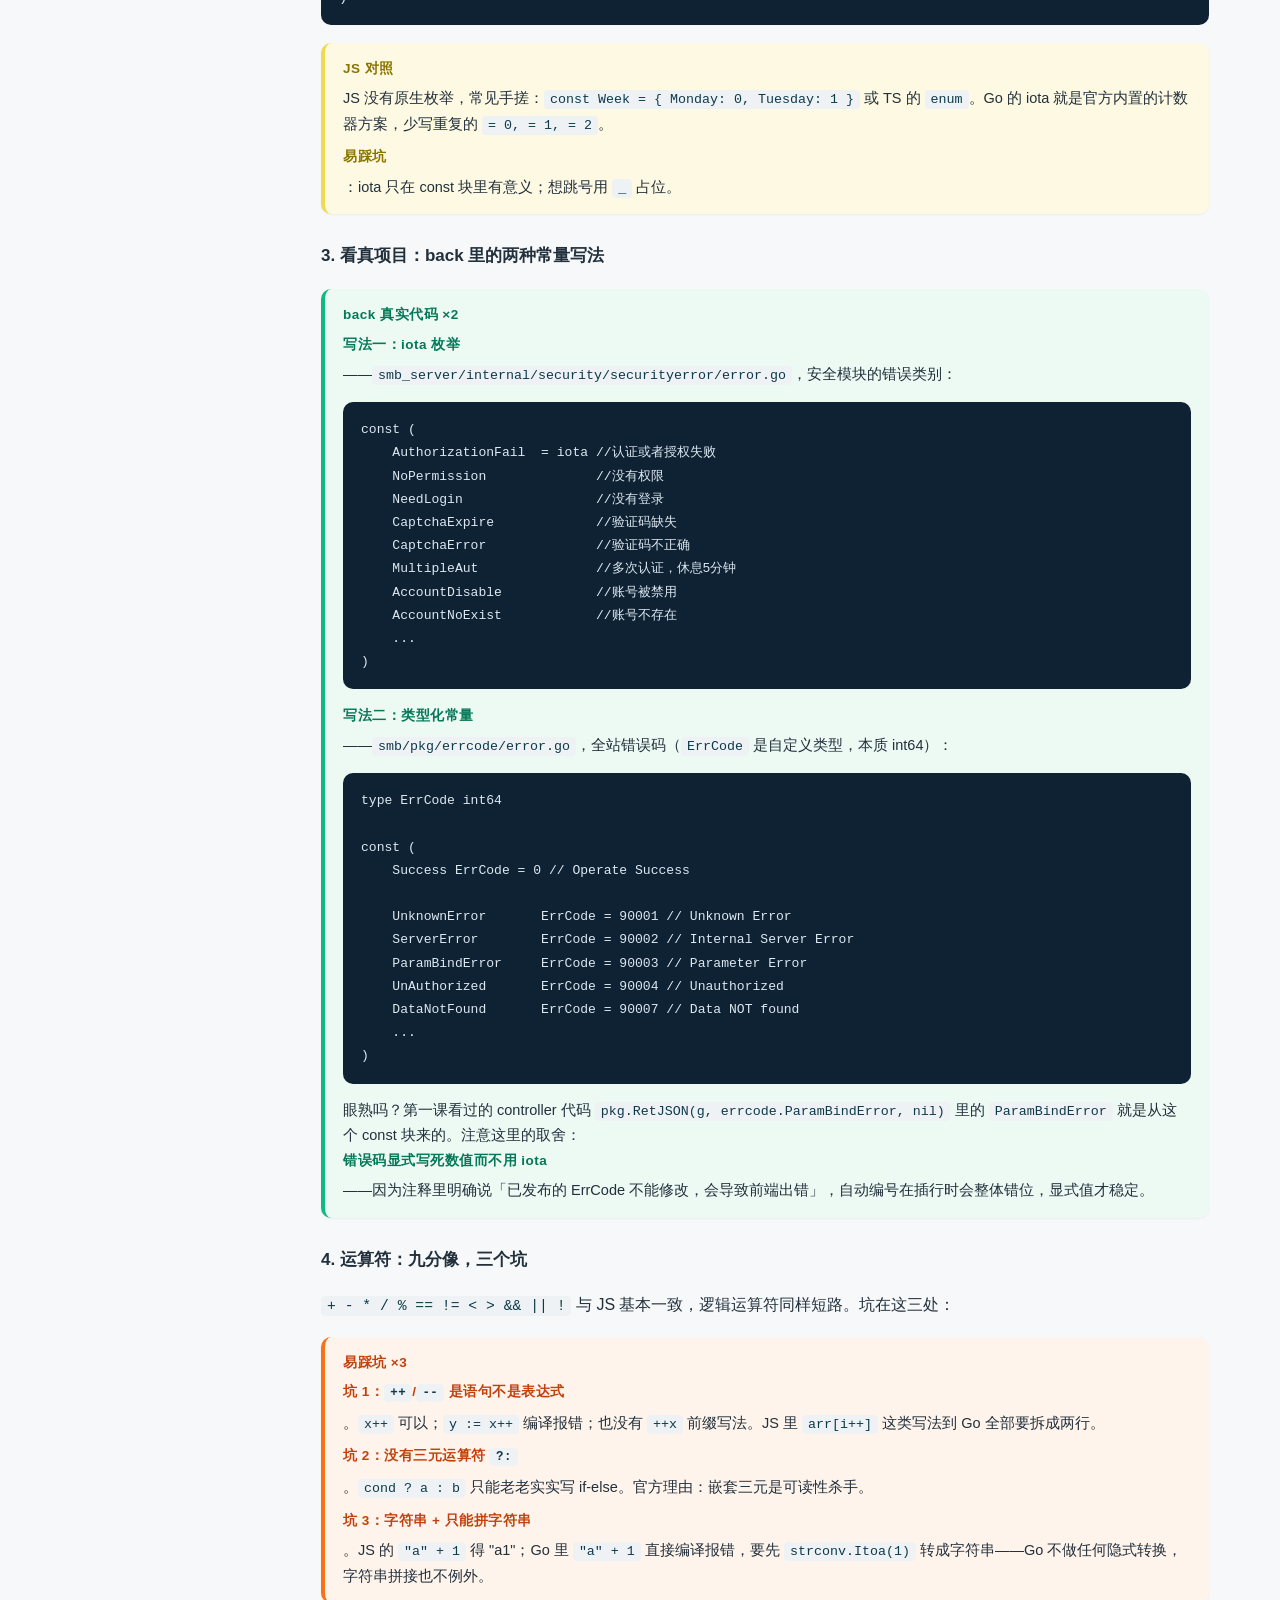
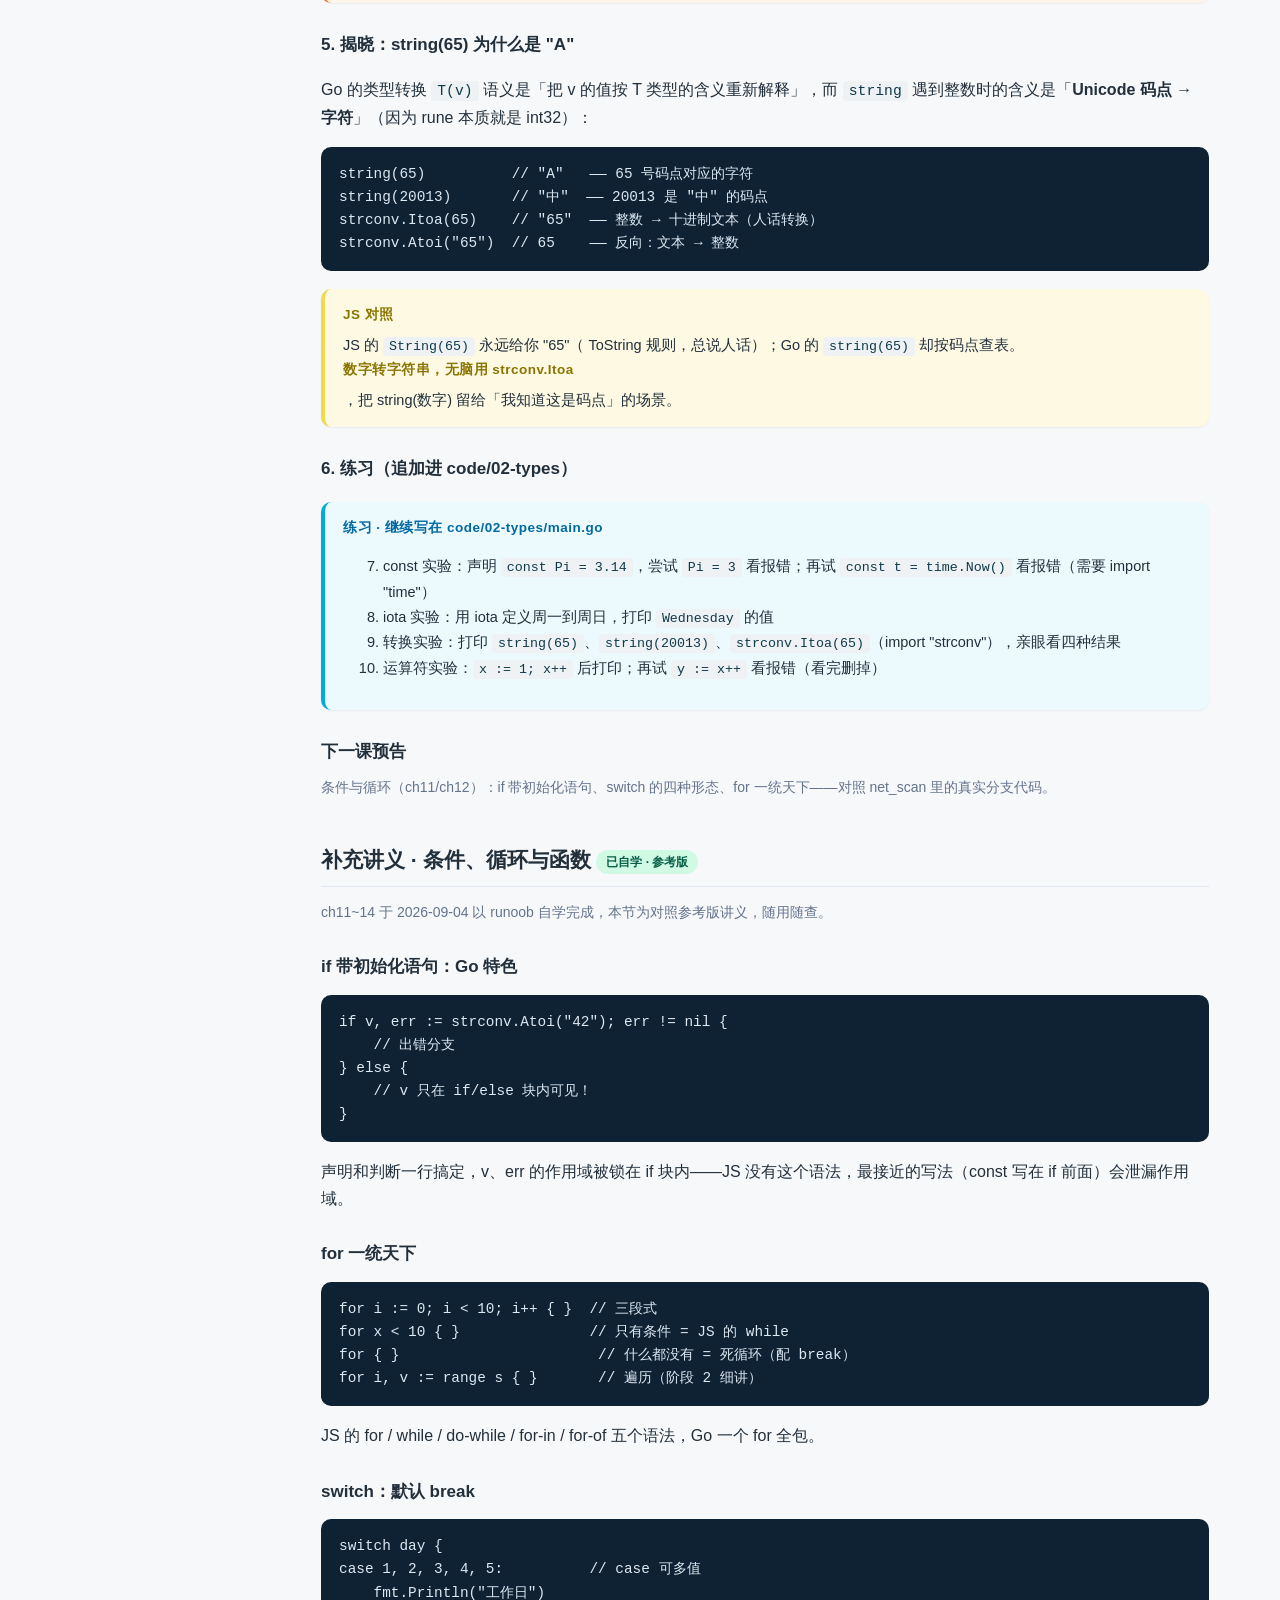
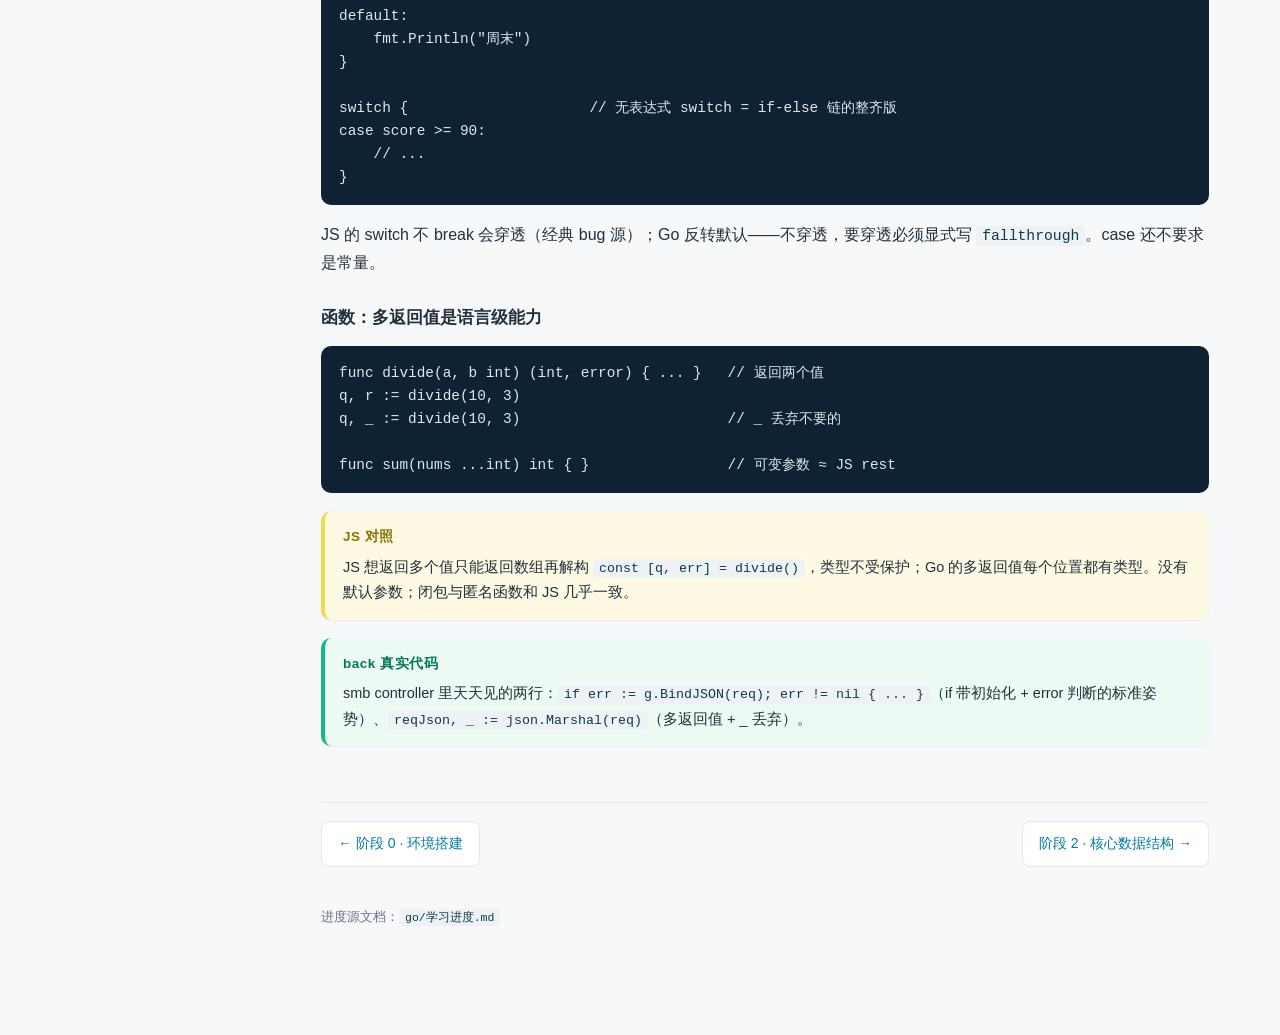
<file: go/site/stage-1.html>
<!DOCTYPE html>
<html lang="zh-CN">
<head>
<meta charset="UTF-8">
<meta name="viewport" content="width=device-width,initial-scale=1">
<title>阶段 1 · 语法基础 — Go 从零学习</title>
<link rel="stylesheet" href="assets/style.css">
</head>
<body>
<nav class="sidebar">
  <a class="brand" href="index.html">Go 从零学习<span>JS 背景 → 满足后台开发要求</span></a>
  <ol class="nav">
    <li><a href="index.html">总览 · 学习计划</a></li>
    <li><details>
      <summary><a href="stage-0.html">阶段 0 · 环境搭建</a><em class="st done">完成</em></summary>
      <ul class="sub">
        <li><a href="stage-0.html#checklist">章节清单</a></li>
        <li><a href="stage-0.html#trouble">排障实录</a></li>
      </ul>
    </details></li>
    <li><details open>
      <summary><a class="active" href="stage-1.html">阶段 1 · 语法基础</a><em class="st done">完成</em></summary>
      <ul class="sub">
        <li><a href="stage-1.html#checklist">章节清单</a></li>
        <li><a href="stage-1.html#l1">第一课 · 变量与类型</a></li>
        <li><a href="stage-1.html#l2">第二课 · 常量与运算符</a></li>
        <li><a href="stage-1.html#supp">补充 · 条件循环函数</a></li>
      </ul>
    </details></li>
    <li><details>
      <summary><a href="stage-2.html">阶段 2 · 核心数据结构</a><em class="st done">完成</em></summary>
      <ul class="sub">
        <li><a href="stage-2.html#checklist">章节清单</a></li>
        <li><a href="stage-2.html#l1">第一课 · 数组与切片</a></li>
        <li><a href="stage-2.html#l2">第二课 · map 与 range</a></li>
        <li><a href="stage-2.html#l3">第三课 · 结构体</a></li>
        <li><a href="stage-2.html#l4">第四课 · 指针与转换</a></li>
      </ul>
    </details></li>
    <li><details>
      <summary><a href="stage-3.html">阶段 3 · 方法接口与错误处理</a><em class="st doing">进行中</em></summary>
      <ul class="sub">
        <li><a href="stage-3.html#checklist">章节清单</a></li>
        <li><a href="stage-3.html#l1">第一课 · 方法与组合</a></li>
        <li><a href="stage-3.html#l2">第二课 · 接口与断言</a></li>
        <li><a href="stage-3.html#l3">第三课 · 错误处理</a></li>
        <li><a href="stage-3.html#l4">第四课 · 泛型·递归·正则</a></li>
      </ul>
    </details></li>
    <li><details>
      <summary><a href="stage-4.html">阶段 4 · 并发</a></summary>
      <ul class="sub">
        <li><a href="stage-4.html#checklist">章节清单</a></li>
        <li><a href="stage-4.html#l1">第一课 · goroutine 与 channel</a></li>
        <li><a href="stage-4.html#l2">第二课 · sync 与 select</a></li>
      </ul>
    </details></li>
    <li><details>
      <summary><a href="stage-5.html">阶段 5 · 工程化</a></summary>
      <ul class="sub">
        <li><a href="stage-5.html#checklist">章节清单</a></li>
        <li><a href="stage-5.html#l1">第一课 · 包·模块·文件</a></li>
        <li><a href="stage-5.html#l2">第二课 · 单元测试</a></li>
      </ul>
    </details></li>
    <li><details>
      <summary><a href="stage-6.html">阶段 6 · Web 后台实战</a></summary>
      <ul class="sub">
        <li><a href="stage-6.html#checklist">章节清单</a></li>
        <li><a href="stage-6.html#l1">第一课 · net/http 裸写</a></li>
        <li><a href="stage-6.html#l2">第二课 · gin 框架</a></li>
        <li><a href="stage-6.html#l3">第三课 · gorm ORM</a></li>
        <li><a href="stage-6.html#l4">第四课 · 分层与毕业作品</a></li>
      </ul>
    </details></li>
    <li><details>
      <summary><a href="stage-7.html">阶段 7 · 精读 smb</a></summary>
      <ul class="sub">
        <li><a href="stage-7.html#checklist">章节清单</a></li>
        <li><a href="stage-7.html#l1">第一课 · fx 依赖注入</a></li>
        <li><a href="stage-7.html#l2">第二课 · 泛型仓储精读</a></li>
        <li><a href="stage-7.html#l3">第三课 · casbin 与 MQTT</a></li>
        <li><a href="stage-7.html#l4">第四课 · 毕业精读</a></li>
      </ul>
    </details></li>
  </ol>
</nav>
<main>
  <h1>阶段 1 · 语法基础</h1>
  <p class="sub">目标：能写变量、常量、分支、循环、函数，理解静态类型思维。<span class="chip done">已完成 · 2026-09-04 结业</span></p>

  <h2 id="checklist">章节 checklist</h2>
  <ul class="tasks">
    <li class="done">基础语法（ch6）：标记、行分隔、注释、标识符</li>
    <li class="done">数据类型（ch7）：bool / 整型浮点 / string / rune</li>
    <li class="done">变量（ch8）：var、:=、多重赋值、匿名变量 _</li>
    <li class="done">常量（ch9）：const、iota</li>
    <li class="done">运算符（ch10）：算术/关系/逻辑/位/赋值/优先级</li>
    <li class="done">条件语句（ch11）：if（可带初始化语句）、switch（默认 break、可无表达式）</li>
    <li class="done">循环语句（ch12）：for 三种形态、for range、break/continue/goto</li>
    <li class="done">函数（ch13）：参数、多返回值、可变参数、匿名函数/闭包</li>
    <li class="done">变量作用域（ch14）：局部/全局、块作用域<span class="note">2026-09-04 结业：ch6~10 走讲义两课 + ASI 答疑，ch11~14 runoob 自学；练习合并为自建 code/00-hello、01-variables_and_basic_types。</span></li>
  </ul>

  <h2>JS 对照重点</h2>
  <div class="callout js">
    <b>JS 对照</b>
    <p><b>静态类型 vs 动态类型</b>：Go 编译期就报类型错误，JS 运行时才知道；写 Go 时「先想类型再写代码」。</p>
    <p><code>var/const/:=</code> vs <code>var/let/const</code>：<code>:=</code> 是「声明+推断类型」的简写，只能用在函数内。</p>
    <p><b>string 是字节序列</b>：<code>len("中")</code> 是 3（UTF-8 字节数）；取「字符」要转 <code>[]rune</code>。接上 <code>f/1.js</code> 的 <code>"中".length</code> 实验——JS 的 length 数 UTF-16 码元，两边的「长度」都不是直觉的字符数。</p>
    <p><b>for 是唯一循环</b>：while / do-while / for-in / for-of 全是 for 的变体。</p>
    <p>switch 默认 break；case 不需要是常量。</p>
    <p><b>多返回值</b> vs JS 返回数组再解构：Go 的 <code>(result, err)</code> 是语言级能力。</p>
    <p>没有默认参数；有可变参数 <code>...</code>（≈ JS rest 参数）。</p>
  </div>

  <h2>back 对照</h2>
  <div class="callout back">
    <b>back 真实代码</b>
    <p><code>D:\project\back\smb\smb_server\cmd\boot.go</code>：真实项目入口的函数调用与写法。</p>
    <p>全 back 通用模式 <code>if err != nil { return err }</code> 初见（阶段 3 细讲）。</p>
  </div>

  <h2>练习规划</h2>
  <div class="callout ex">
    <b>练习</b>
    <p><code>code/00-hello/</code>、<code>code/01-variables_and_basic_types/</code> ✅（用户自建并合并完成，2026-09-04 验收）</p>
  </div>

  <h2 id="l1">第一课 · 变量与基本类型</h2>
  <p class="sub">覆盖 ch6（基础语法）、ch7（数据类型）、ch8（变量）。练习落在 code/02-types/。</p>

  <h3>0. 先换挡：从「动态」到「静态」</h3>
  <p>JS 里变量是个盒子，想装什么装什么：</p>
  <pre><code>let a = 1
a = "hello"   // 没问题，类型运行时才管</code></pre>
  <p>Go 里变量是个<b>贴了类型标签的盒子</b>，出生那天标签就焊死了：</p>
  <pre><code>a := 1
a = "hello"   // 编译直接报错：cannot use "hello" (untyped string) as int</code></pre>
  <p>这不是 Go 古板，是它的核心契约：<b>所有类型错误在编译期暴露</b>，跑到线上的代码不会有 <code>undefined is not a function</code> 这类惊喜。在 smb 项目里 Ctrl+S 保存时编辑器秒报错，就是这套机制在干活。</p>

  <div class="callout js">
    <b>JS 对照 · 行尾分号去哪了（2026-09-02 随堂答疑）</b>
    <p>写完一行发现分号「加不上」——是 Trae 的 gopls 保存时自动跑 gofmt 把它删了。<b>对代码零影响</b>：Go 编译器有自动分号插入（ASI）——行尾最后是标识符/字面量/<code>)</code> <code>]</code> <code>}</code>/<code>++</code>/<code>--</code> 或 return/break 等关键字时，编译器自动补分号。</p>
    <p>JS 也有 ASI，但社区一半人坚持写分号（有 <code>return</code> 换行坑）；Go 反转文化：所有人都不写，gofmt 强制删。</p>
    <p>分号真正必需的三处：① for 三段式 <code>for i := 0; i &lt; 10; i++</code> ② 一行多条语句 <code>a := 1; b := 2</code> ③ 一行写完 if 体 <code>if ok { do(); return }</code>。</p>
    <p><b>易踩坑</b>：大括号必须跟在行尾。把 <code>{</code> 另起一行（某些 JS 风格），行尾会被自动插分号截断 if → 语法错误。报错长得离谱时先查大括号位置。</p>
  </div>

  <h3>1. 声明变量的三种姿势</h3>
  <pre><code>var name string = "smb"   // ① 完整版：手动写类型
var name2 = "smb"         // ② 省类型：编译器自己推断
name3 := "smb"            // ③ 短声明：声明+推断+赋值三合一，日常 90% 用它</code></pre>
  <div class="callout js">
    <b>JS 对照</b>
    <p><code>let x = 1</code> ≈ <code>x := 1</code>——写法几乎一样，但 JS 的 x 以后能换类型，Go 的不能。</p>
    <p><code>:=</code> <b>只能在函数内部用</b>；包级别（函数外）只能用 <code>var</code>。</p>
    <p><code>:=</code> 是「声明新变量」，给已有变量赋值用 <code>=</code>——两者搞混是新手第一大报错来源。</p>
  </div>

  <h3>2. 声明了不用 = 编译错误</h3>
  <p>Go 的著名洁癖：</p>
  <pre><code>x := 1        // 后面没用 x → 编译失败：declared and not used</code></pre>
  <p>JS 里声明不用顶多被 ESLint 骂一句，Go 直接不让你编译。目的：杜绝「死变量」，读代码时每个变量都必然有用。</p>

  <h3>3. 零值（Go 版的 undefined）</h3>
  <p>JS 变量没赋值是 <code>undefined</code>；Go 里<b>每种类型都有确定的零值</b>，永远不存在 undefined：</p>
  <pre><code>var i int       // 0
var s string    // ""（空字符串，不是 null！）
var b bool      // false</code></pre>

  <h3>4. 基本类型对照表</h3>
  <table>
    <tr><th>Go</th><th>JS</th><th>备注</th></tr>
    <tr><td><code>string</code></td><td><code>string</code></td><td>都不可变；但 Go 的 len 数的是<b>字节</b></td></tr>
    <tr><td><code>bool</code></td><td><code>boolean</code></td><td><b>没有 truthy/falsy</b>！</td></tr>
    <tr><td><code>int</code> / <code>float64</code></td><td><code>number</code></td><td>Go 把整数和浮点分开家</td></tr>
    <tr><td><code>rune</code></td><td>无对应</td><td>一个 Unicode 码点，本质是 int32</td></tr>
    <tr><td><code>byte</code></td><td>无对应</td><td>一个字节，本质是 uint8</td></tr>
  </table>

  <div class="callout pit">
    <b>易踩坑 ×2</b>
    <p><b>坑 1：没有隐式类型转换。</b>JS 里 <code>1 + 1.5</code>、<code>"1" + 1</code> 随便混（然后喜提 "11"）；Go 里 int 和 float64 相加都要显式转换：<code>float64(i) + 1.5</code>。另埋一颗雷：<code>string(65)</code> 得到的不是 "65" 而是字符 "A"（它把 65 当 Unicode 码点转了），数字转字符串要用 <code>strconv.Itoa(65)</code>。</p>
    <p><b>坑 2：bool 没有 truthy。</b><code>if 1 {</code> 在 Go 里直接编译错误。JS 面试最爱考的 <code>if("0")</code> 为 true 之类的题，在 Go 里<b>不存在</b>——条件必须是货真价实的 bool。</p>
  </div>

  <h3>5. string 与 rune：1.js 的续集</h3>
  <div class="callout js">
    <b>JS 对照</b>
    <p><code>f/1.js</code> 里验证过 JS 的 <code>"中".length === 1</code>（UTF-16 码元数）。Go 这边：</p>
    <pre><code>len("中")            // 3 —— UTF-8 字节数（中文每字 3 字节）
len("中国")          // 6
len("a")             // 1
len([]rune("中国"))   // 2 —— 转成码点数组后才是「字符数」</code></pre>
    <p>一句话：<b>Go 的 <code>len(string)</code> 永远是字节数，想要「字符数」先转 <code>[]rune</code></b>。JS 的 length 数码元、Go 的 len 数字节——两边都不是人类直觉的「字数」，但 Go 的规则更简单粗暴。</p>
  </div>

  <h3>6. 看真项目怎么写（smb · sitecontroller.go）</h3>
  <div class="callout back">
    <b>back 真实代码</b>
    <p>smb 项目「更新站点」接口的真实代码（原样摘录）：</p>
    <pre><code>func (sc *SiteController) UpdateSite(g *gin.Context) {
    requestID := g.GetHeader("X-Request-Id")   // := 短声明，全项目最主流写法
    userID := g.GetHeader("X-User-Id")         // 推断为 string
    siteID := g.Param("site_id")

    reqJson, _ := json.Marshal(req)            // 两个返回值，_ 表示「第二个我不要」

    if userID == "" {                          // 空字符串判断（零值 "" 的实际用途）
        ...
    }
}</code></pre>
    <p>四行代码用到了本课四个知识点：<code>:=</code>、类型推断、<code>_</code> 空标识符、string 零值 <code>""</code>。</p>
    <p>另一个真实细节——同一文件里也有 <code>=</code> 的身影：</p>
    <pre><code>part = strings.TrimSpace(part)   // part 已经存在，这里只是重新赋值 → 用 =</code></pre>
  </div>

  <h3>7. 练习（6 个任务）</h3>
  <div class="callout ex">
    <b>练习 · code/02-types/main.go</b>
    <p>先建目录：<code>mkdir F:\MY\study\go\code\02-types</code>，然后新建 main.go，<b>自己写</b>出以下任务（参考讲义示例，别复制整块）：</p>
    <ol>
      <li>用三种姿势各声明一个 string 变量，打印出来</li>
      <li>零值实验：<code>var i int</code>、<code>var s string</code>、<code>var b bool</code> 不赋值直接打印，亲眼看 0 / (空) / false</li>
      <li>类型铁笼实验：<code>a := 1</code> 然后 <code>a = "hello"</code>，跑一下<b>看报错长什么样</b>（看完改回来）</li>
      <li>洁癖实验：声明 <code>unused := 1</code> 不使用，看报错（看完删掉）</li>
      <li>长度实验：打印 <code>len("中")</code>、<code>len("中国")</code>、<code>len("中国abc")</code>、<code>len([]rune("中国abc"))</code></li>
      <li>truthy 实验：写 <code>if 1 {</code> 看报错（看完删掉）</li>
    </ol>
    <p><b>完成标准</b>：<code>go run .\code\02-types</code> 跑通，且能回答两个思考题——</p>
    <p>① Go 为什么坚持「声明不用就报错」？<br>② <code>len("中国abc")</code> 是多少？<code>len([]rune("中国abc"))</code> 又是多少？为什么不等？</p>
  </div>

  <h2 id="l2">第二课 · 常量、iota 与运算符</h2>
  <p class="sub">覆盖 ch9（常量）、ch10（运算符），并揭晓第一课埋的 <code>string(65)="A"</code> 之坑。</p>

  <h3>1. const：编译期就定死的值</h3>
  <pre><code>const Pi = 3.14159
const AppName = "smb"</code></pre>
  <div class="callout js">
    <b>JS 对照</b>
    <p><b>相同点</b>：都叫 const、都不能重新赋值。</p>
    <p><b>不同点</b>：JS 的 const 是「<b>绑定</b>不可变」——<code>const arr = []; arr.push(1)</code> 完全合法，锁的是变量名与值的指向；Go 的 const 是「<b>值</b>不可变」，且值必须在<b>编译期</b>就能算出来。</p>
    <p><b>易踩坑</b>：JS 里 <code>const x = Date.now()</code> 可以（运行时求值）；Go 里 <code>const x = time.Now().Unix()</code> 直接编译报错——函数调用是运行时行为，const 装不下，得用 var。</p>
  </div>

  <h3>2. iota：Go 的枚举器</h3>
  <p>const 块里的行计数器：第一行为 0，往下每行 +1：</p>
  <pre><code>const (
    Monday = iota   // 0
    Tuesday         // 1（省略表达式 = 重复上一行的 iota 表达式）
    Wednesday       // 2
)</code></pre>
  <div class="callout js">
    <b>JS 对照</b>
    <p>JS 没有原生枚举，常见手搓：<code>const Week = { Monday: 0, Tuesday: 1 }</code> 或 TS 的 <code>enum</code>。Go 的 iota 就是官方内置的计数器方案，少写重复的 <code>= 0, = 1, = 2</code>。</p>
    <p><b>易踩坑</b>：iota 只在 const 块里有意义；想跳号用 <code>_</code> 占位。</p>
  </div>

  <h3>3. 看真项目：back 里的两种常量写法</h3>
  <div class="callout back">
    <b>back 真实代码 ×2</b>
    <p><b>写法一：iota 枚举</b>——<code>smb_server/internal/security/securityerror/error.go</code>，安全模块的错误类别：</p>
    <pre><code>const (
    AuthorizationFail  = iota //认证或者授权失败
    NoPermission              //没有权限
    NeedLogin                 //没有登录
    CaptchaExpire             //验证码缺失
    CaptchaError              //验证码不正确
    MultipleAut               //多次认证，休息5分钟
    AccountDisable            //账号被禁用
    AccountNoExist            //账号不存在
    ...
)</code></pre>
    <p><b>写法二：类型化常量</b>——<code>smb/pkg/errcode/error.go</code>，全站错误码（<code>ErrCode</code> 是自定义类型，本质 int64）：</p>
    <pre><code>type ErrCode int64

const (
    Success ErrCode = 0 // Operate Success

    UnknownError       ErrCode = 90001 // Unknown Error
    ServerError        ErrCode = 90002 // Internal Server Error
    ParamBindError     ErrCode = 90003 // Parameter Error
    UnAuthorized       ErrCode = 90004 // Unauthorized
    DataNotFound       ErrCode = 90007 // Data NOT found
    ...
)</code></pre>
    <p>眼熟吗？第一课看过的 controller 代码 <code>pkg.RetJSON(g, errcode.ParamBindError, nil)</code> 里的 <code>ParamBindError</code> 就是从这个 const 块来的。注意这里的取舍：<b>错误码显式写死数值而不用 iota</b>——因为注释里明确说「已发布的 ErrCode 不能修改，会导致前端出错」，自动编号在插行时会整体错位，显式值才稳定。</p>
  </div>

  <h3>4. 运算符：九分像，三个坑</h3>
  <p><code>+ - * / % == != &lt; &gt; &amp;&amp; || !</code> 与 JS 基本一致，逻辑运算符同样短路。坑在这三处：</p>
  <div class="callout pit">
    <b>易踩坑 ×3</b>
    <p><b>坑 1：<code>++</code>/<code>--</code> 是语句不是表达式</b>。<code>x++</code> 可以；<code>y := x++</code> 编译报错；也没有 <code>++x</code> 前缀写法。JS 里 <code>arr[i++]</code> 这类写法到 Go 全部要拆成两行。</p>
    <p><b>坑 2：没有三元运算符 <code>?:</code></b>。<code>cond ? a : b</code> 只能老老实实写 if-else。官方理由：嵌套三元是可读性杀手。</p>
    <p><b>坑 3：字符串 + 只能拼字符串</b>。JS 的 <code>"a" + 1</code> 得 "a1"；Go 里 <code>"a" + 1</code> 直接编译报错，要先 <code>strconv.Itoa(1)</code> 转成字符串——Go 不做任何隐式转换，字符串拼接也不例外。</p>
  </div>

  <h3>5. 揭晓：string(65) 为什么是 "A"</h3>
  <p>Go 的类型转换 <code>T(v)</code> 语义是「把 v 的值按 T 类型的含义重新解释」，而 <code>string</code> 遇到整数时的含义是「<b>Unicode 码点 → 字符</b>」（因为 rune 本质就是 int32）：</p>
  <pre><code>string(65)          // "A"   —— 65 号码点对应的字符
string(20013)       // "中"  —— 20013 是 "中" 的码点
strconv.Itoa(65)    // "65"  —— 整数 → 十进制文本（人话转换）
strconv.Atoi("65")  // 65    —— 反向：文本 → 整数</code></pre>
  <div class="callout js">
    <b>JS 对照</b>
    <p>JS 的 <code>String(65)</code> 永远给你 "65"（ ToString 规则，总说人话）；Go 的 <code>string(65)</code> 却按码点查表。<b>数字转字符串，无脑用 strconv.Itoa</b>，把 string(数字) 留给「我知道这是码点」的场景。</p>
  </div>

  <h3>6. 练习（追加进 code/02-types）</h3>
  <div class="callout ex">
    <b>练习 · 继续写在 code/02-types/main.go</b>
    <ol start="7">
      <li>const 实验：声明 <code>const Pi = 3.14</code>，尝试 <code>Pi = 3</code> 看报错；再试 <code>const t = time.Now()</code> 看报错（需要 import "time"）</li>
      <li>iota 实验：用 iota 定义周一到周日，打印 <code>Wednesday</code> 的值</li>
      <li>转换实验：打印 <code>string(65)</code>、<code>string(20013)</code>、<code>strconv.Itoa(65)</code>（import "strconv"），亲眼看四种结果</li>
      <li>运算符实验：<code>x := 1; x++</code> 后打印；再试 <code>y := x++</code> 看报错（看完删掉）</li>
    </ol>
  </div>

  <h3>下一课预告</h3>
  <p class="sub">条件与循环（ch11/ch12）：if 带初始化语句、switch 的四种形态、for 一统天下——对照 net_scan 里的真实分支代码。</p>

  <h2 id="supp">补充讲义 · 条件、循环与函数 <span class="chip done">已自学 · 参考版</span></h2>
  <p class="sub">ch11~14 于 2026-09-04 以 runoob 自学完成，本节为对照参考版讲义，随用随查。</p>

  <h3>if 带初始化语句：Go 特色</h3>
  <pre><code>if v, err := strconv.Atoi("42"); err != nil {
    // 出错分支
} else {
    // v 只在 if/else 块内可见！
}</code></pre>
  <p>声明和判断一行搞定，v、err 的作用域被锁在 if 块内——JS 没有这个语法，最接近的写法（const 写在 if 前面）会泄漏作用域。</p>

  <h3>for 一统天下</h3>
  <pre><code>for i := 0; i &lt; 10; i++ { }  // 三段式
for x &lt; 10 { }               // 只有条件 = JS 的 while
for { }                       // 什么都没有 = 死循环（配 break）
for i, v := range s { }       // 遍历（阶段 2 细讲）</code></pre>
  <p>JS 的 for / while / do-while / for-in / for-of 五个语法，Go 一个 for 全包。</p>

  <h3>switch：默认 break</h3>
  <pre><code>switch day {
case 1, 2, 3, 4, 5:          // case 可多值
    fmt.Println("工作日")
default:
    fmt.Println("周末")
}

switch {                     // 无表达式 switch = if-else 链的整齐版
case score &gt;= 90:
    // ...
}</code></pre>
  <p>JS 的 switch 不 break 会穿透（经典 bug 源）；Go 反转默认——不穿透，要穿透必须显式写 <code>fallthrough</code>。case 还不要求是常量。</p>

  <h3>函数：多返回值是语言级能力</h3>
  <pre><code>func divide(a, b int) (int, error) { ... }   // 返回两个值
q, r := divide(10, 3)
q, _ := divide(10, 3)                        // _ 丢弃不要的

func sum(nums ...int) int { }                // 可变参数 ≈ JS rest</code></pre>
  <div class="callout js"><b>JS 对照</b><p>JS 想返回多个值只能返回数组再解构 <code>const [q, err] = divide()</code>，类型不受保护；Go 的多返回值每个位置都有类型。没有默认参数；闭包与匿名函数和 JS 几乎一致。</p></div>
  <div class="callout back"><b>back 真实代码</b><p>smb controller 里天天见的两行：<code>if err := g.BindJSON(req); err != nil { ... }</code>（if 带初始化 + error 判断的标准姿势）、<code>reqJson, _ := json.Marshal(req)</code>（多返回值 + _ 丢弃）。</p></div>

  <div class="pager"><a href="stage-0.html">← 阶段 0 · 环境搭建</a><a href="stage-2.html">阶段 2 · 核心数据结构 →</a></div>
  <footer class="colophon">进度源文档：<code>go/学习进度.md</code></footer>
</main>
</body>
</html>
</file>
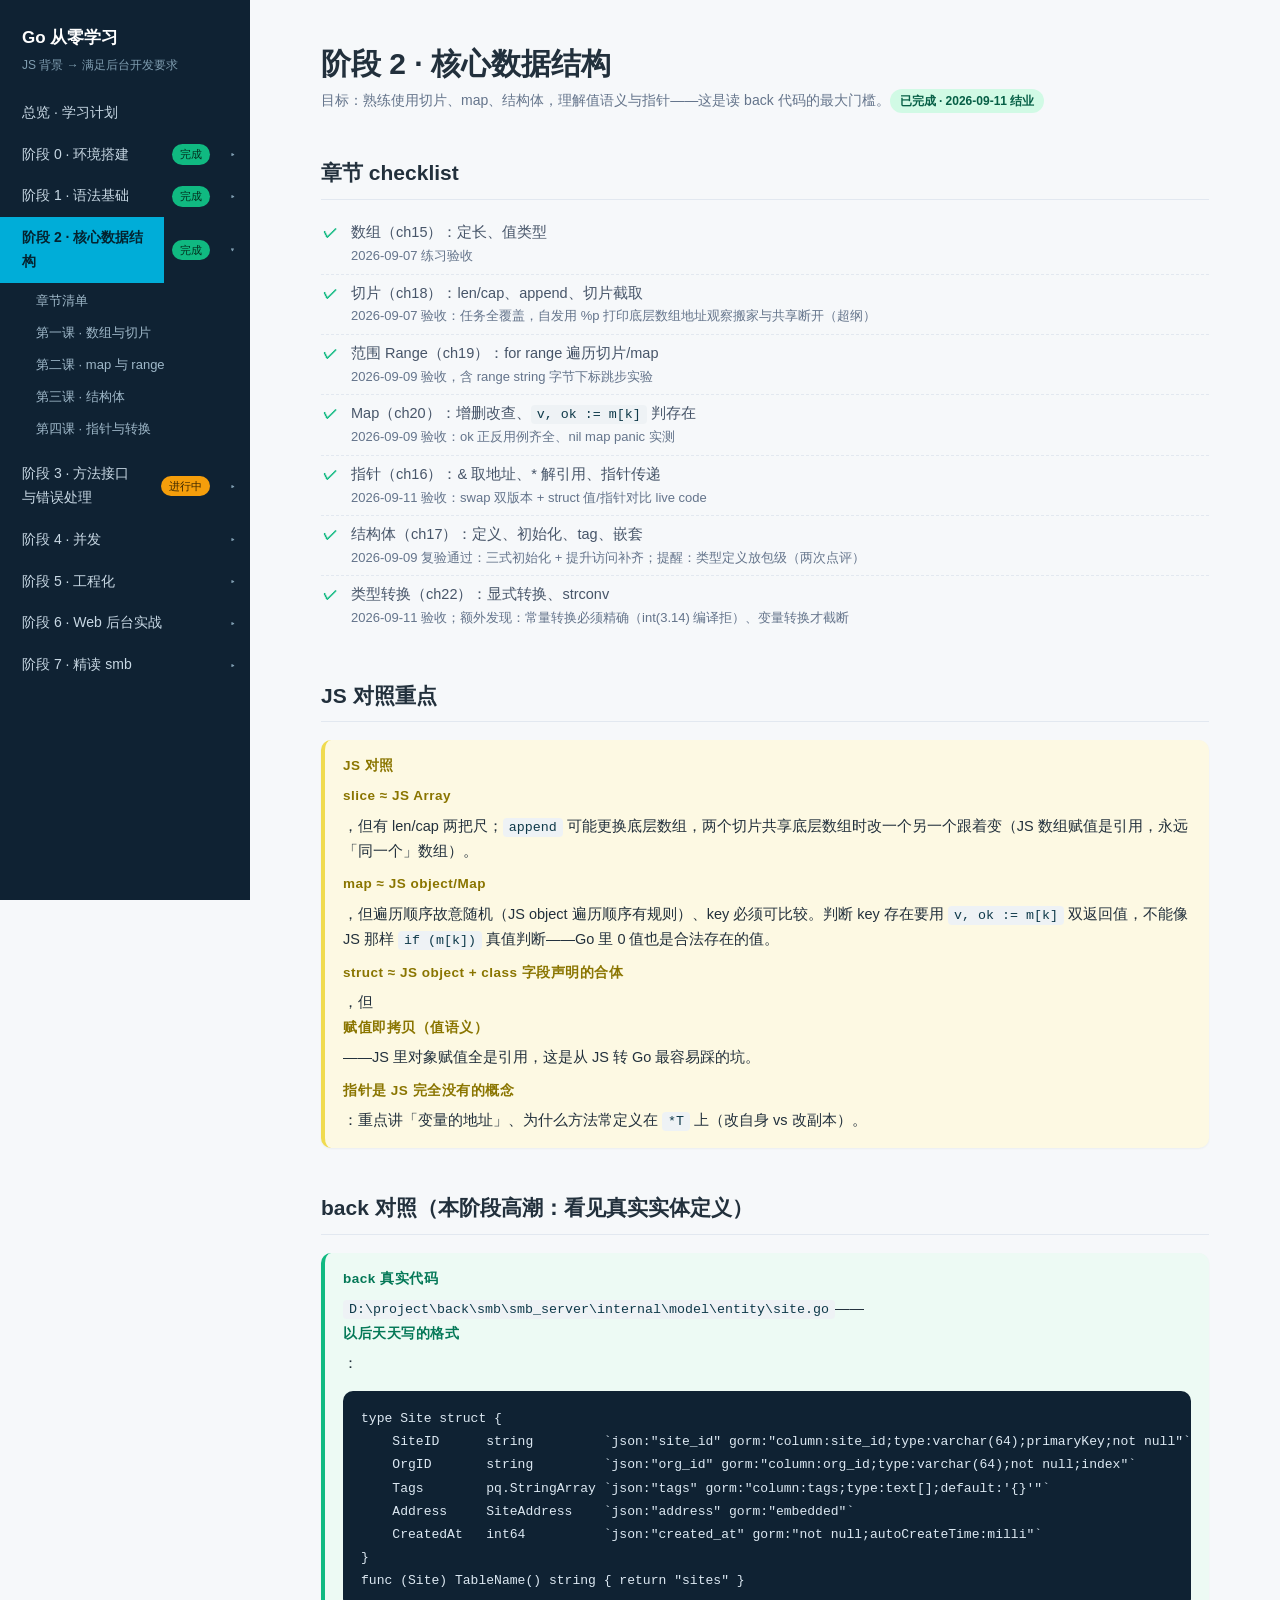
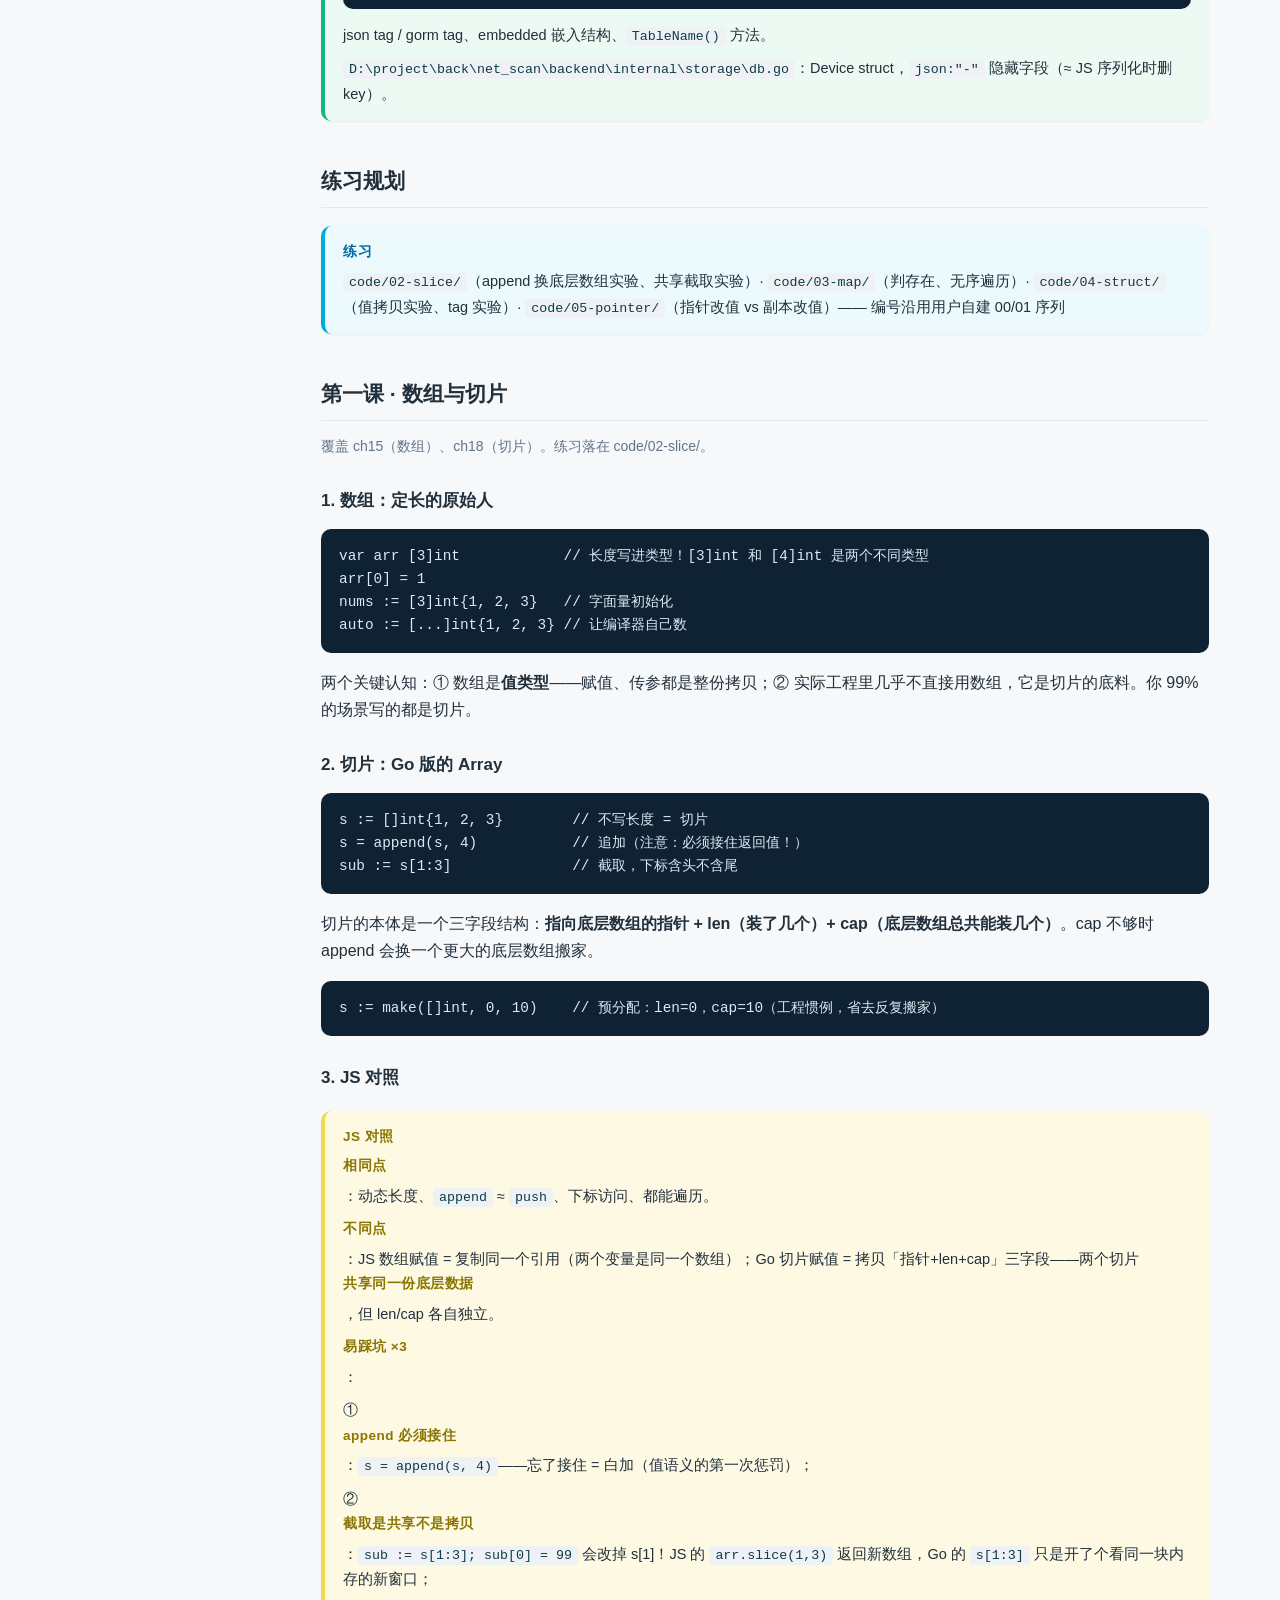
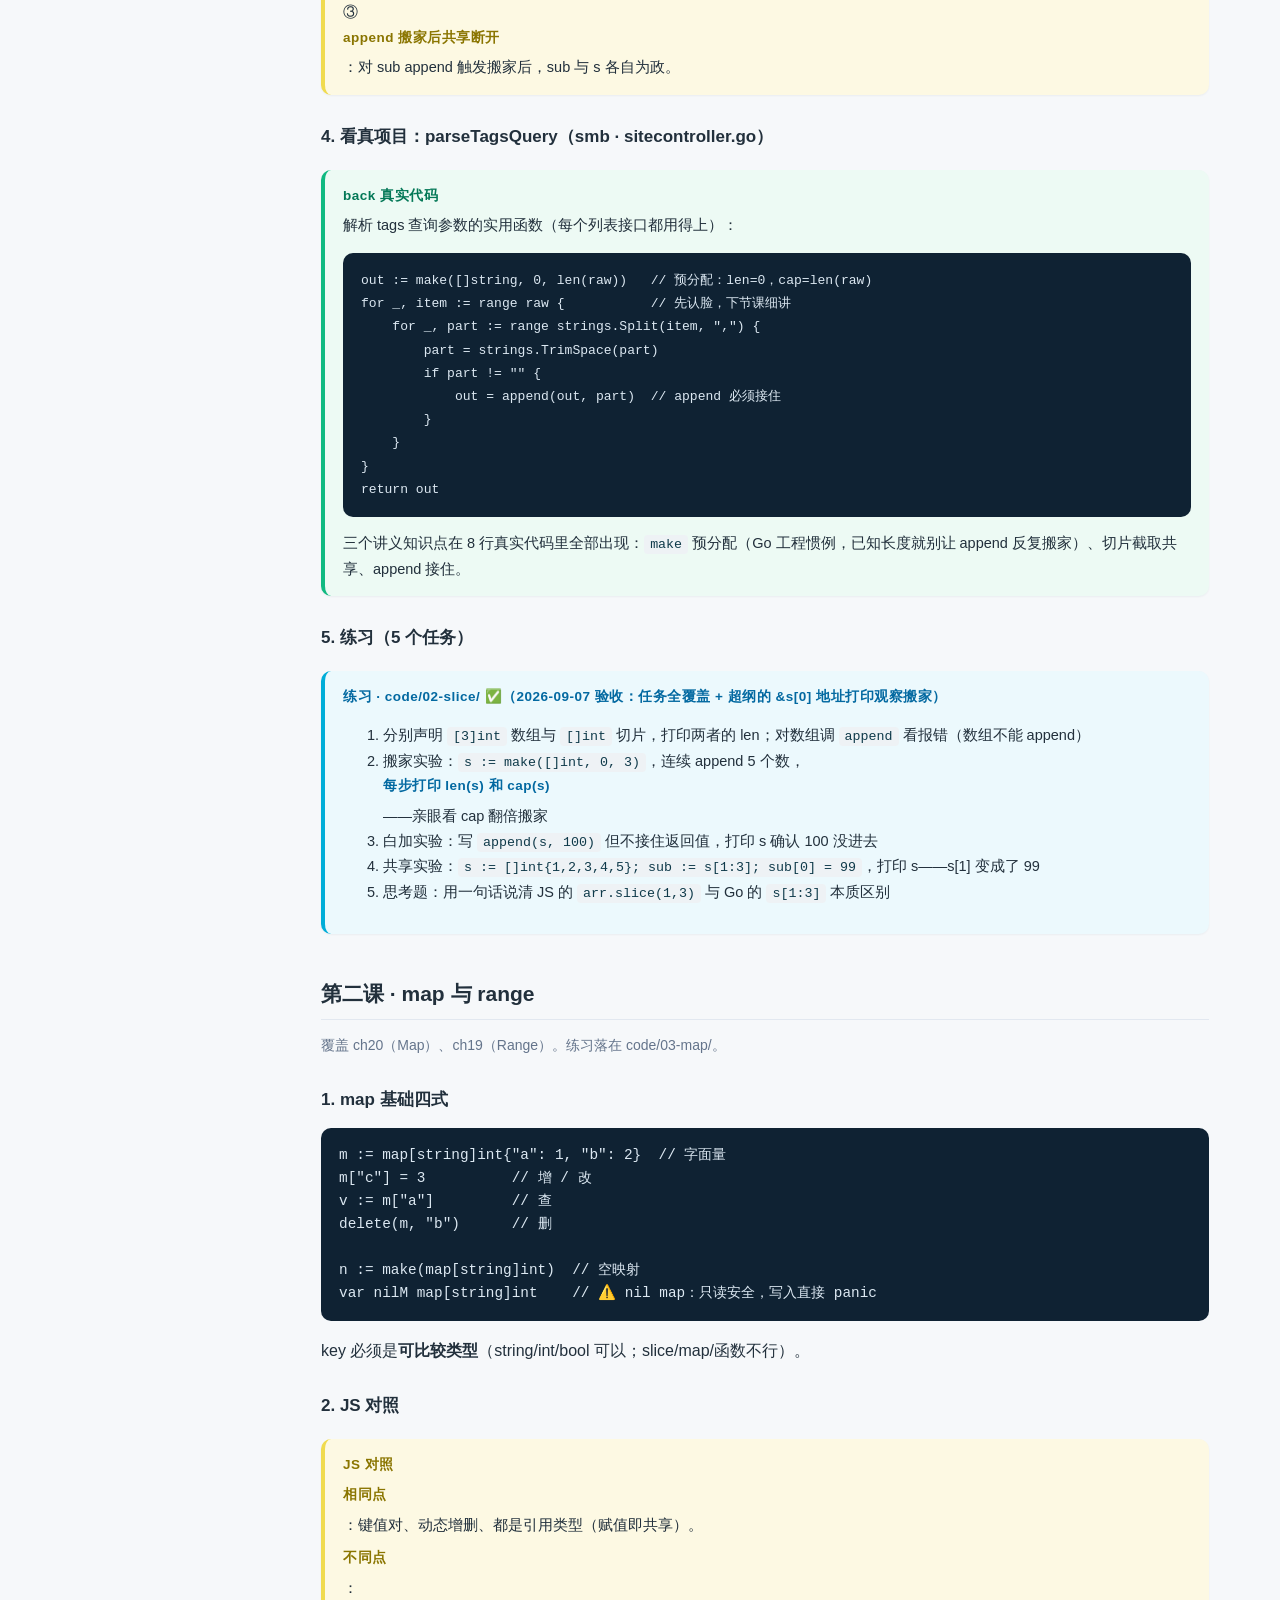
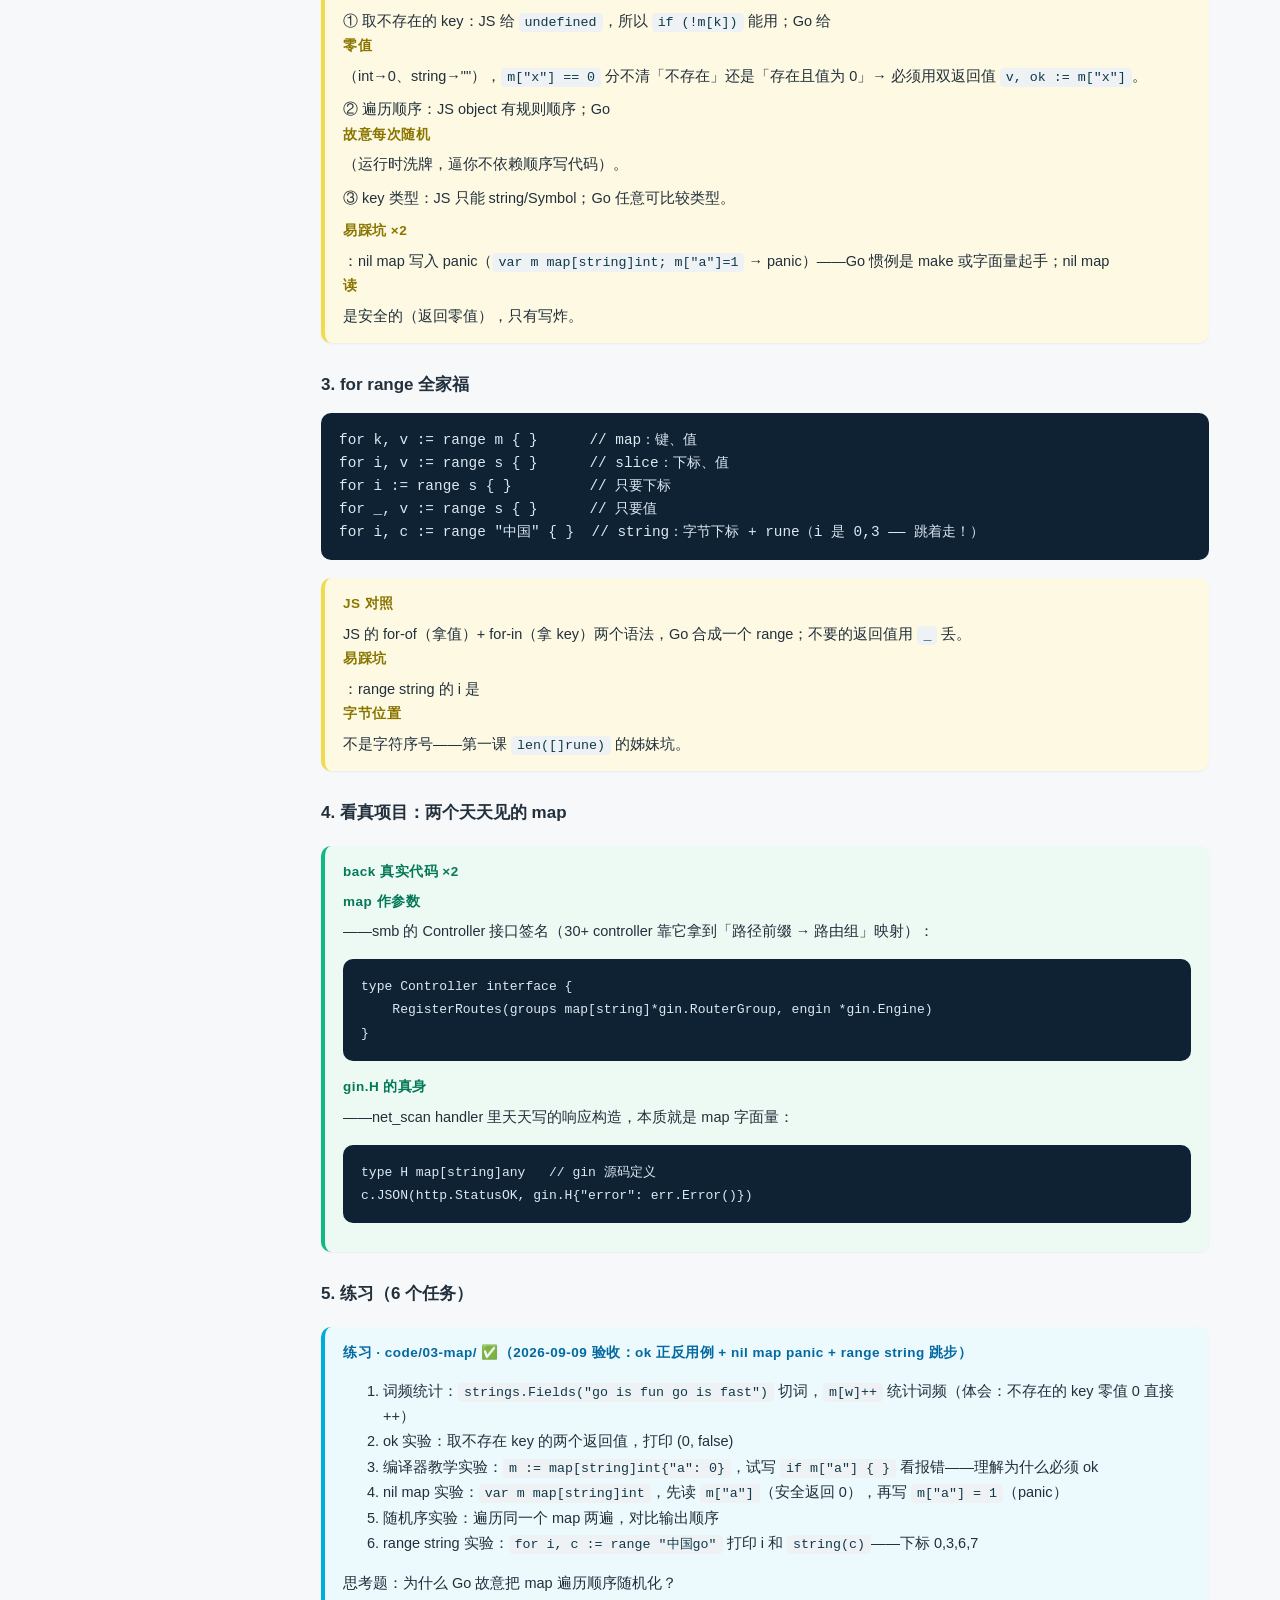
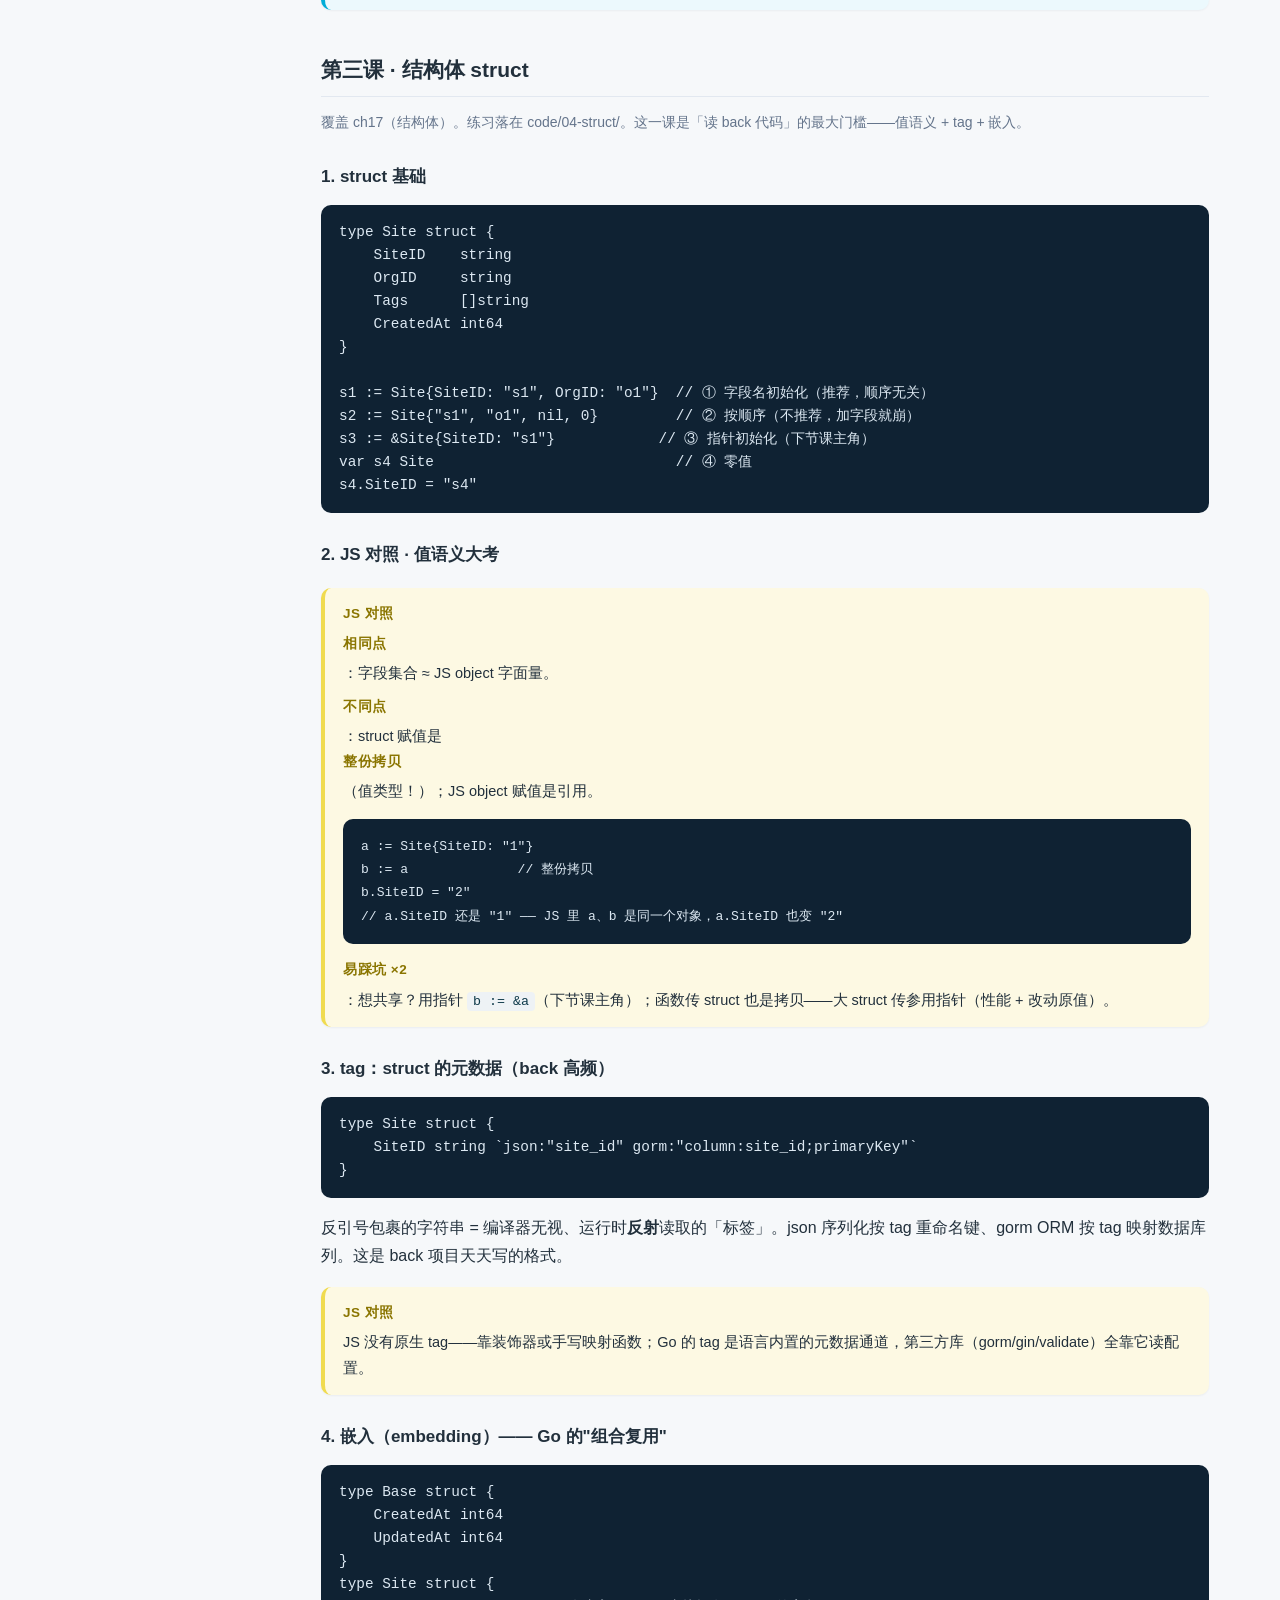
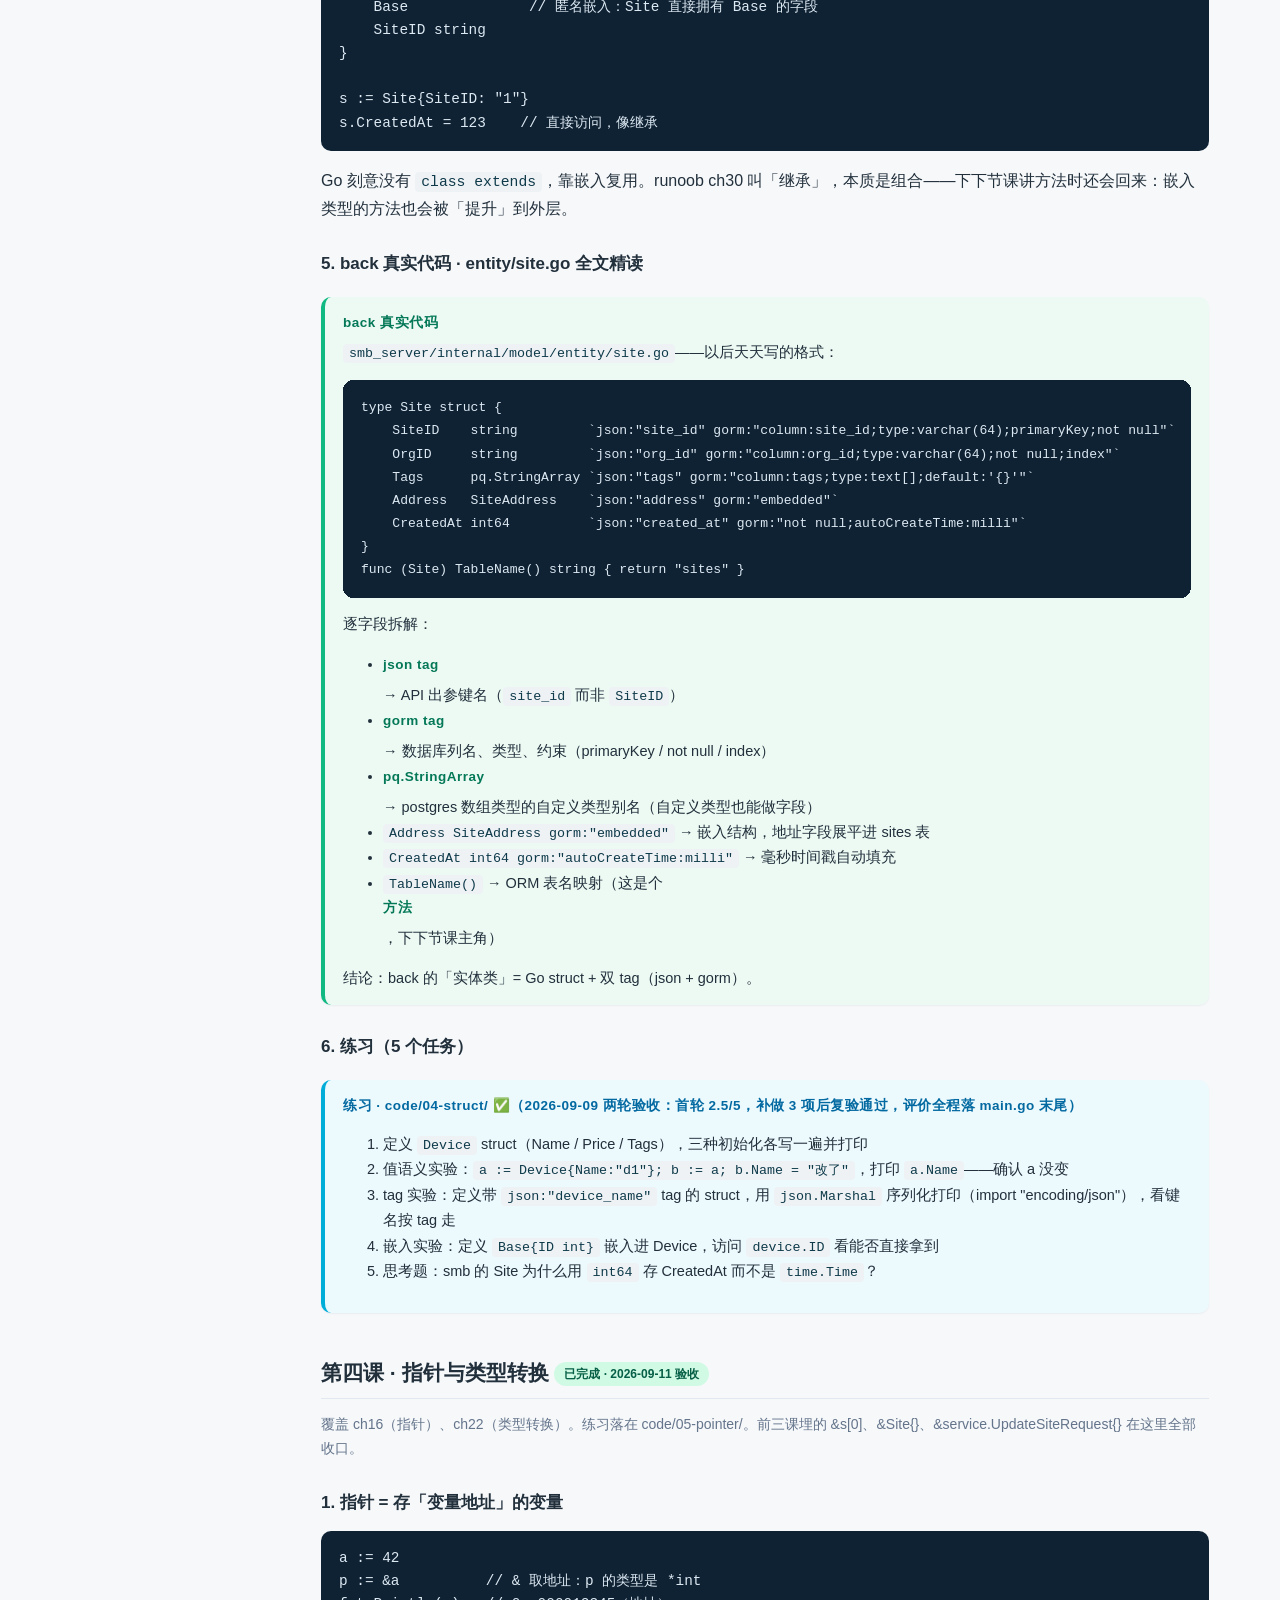
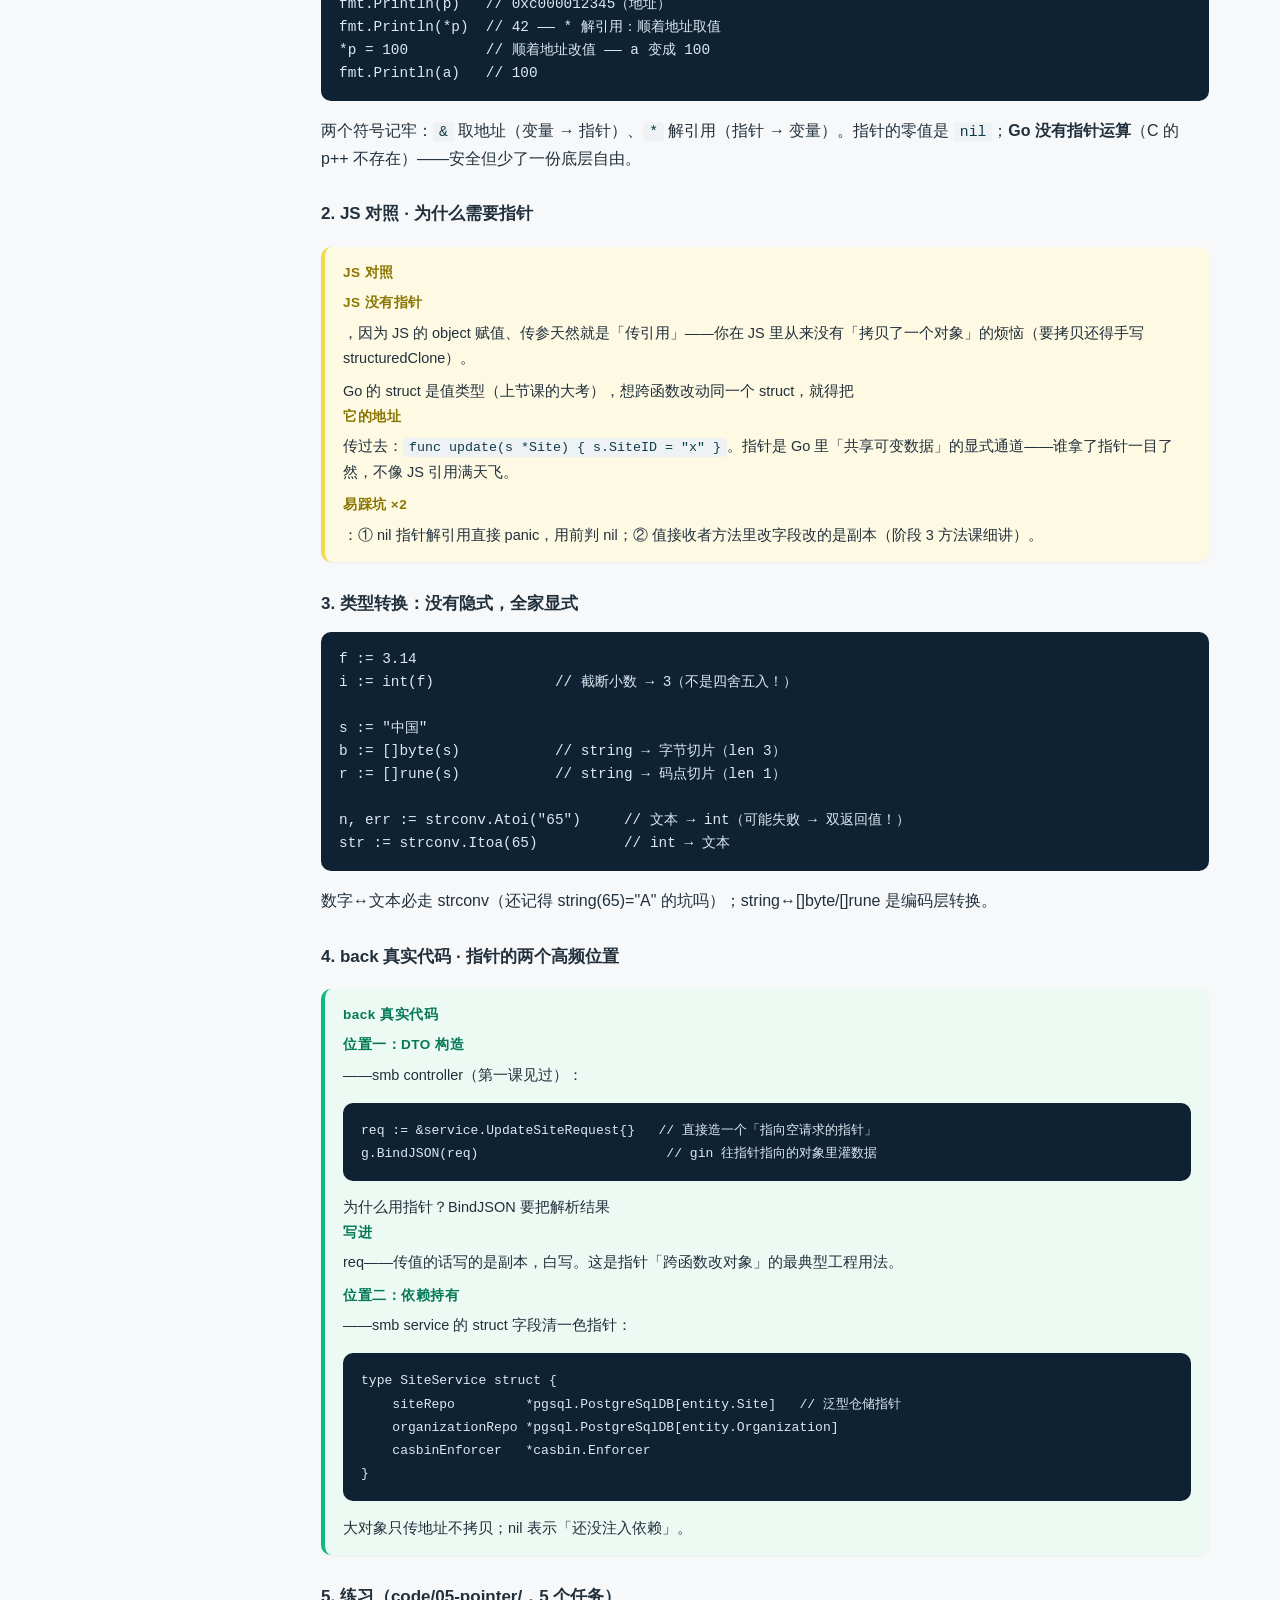
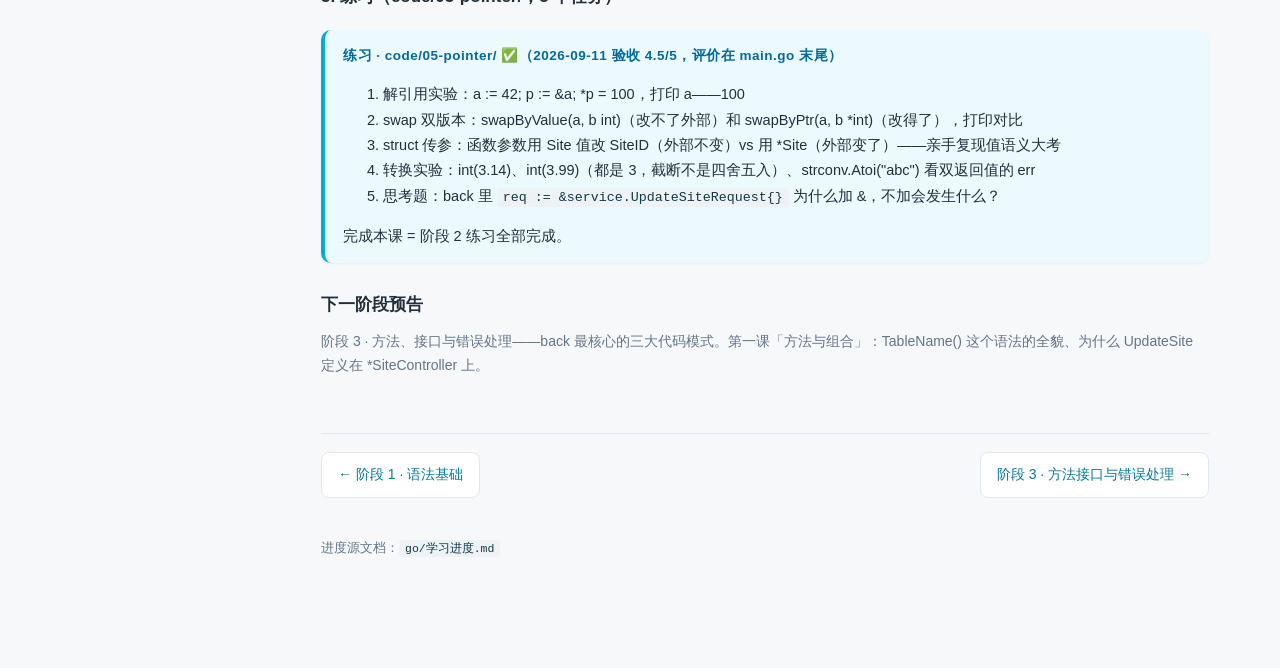
<file: go/site/stage-2.html>
<!DOCTYPE html>
<html lang="zh-CN">
<head>
<meta charset="UTF-8">
<meta name="viewport" content="width=device-width,initial-scale=1">
<title>阶段 2 · 核心数据结构 — Go 从零学习</title>
<link rel="stylesheet" href="assets/style.css">
</head>
<body>
<nav class="sidebar">
  <a class="brand" href="index.html">Go 从零学习<span>JS 背景 → 满足后台开发要求</span></a>
  <ol class="nav">
    <li><a href="index.html">总览 · 学习计划</a></li>
    <li><details>
      <summary><a href="stage-0.html">阶段 0 · 环境搭建</a><em class="st done">完成</em></summary>
      <ul class="sub">
        <li><a href="stage-0.html#checklist">章节清单</a></li>
        <li><a href="stage-0.html#trouble">排障实录</a></li>
      </ul>
    </details></li>
    <li><details>
      <summary><a href="stage-1.html">阶段 1 · 语法基础</a><em class="st done">完成</em></summary>
      <ul class="sub">
        <li><a href="stage-1.html#checklist">章节清单</a></li>
        <li><a href="stage-1.html#l1">第一课 · 变量与类型</a></li>
        <li><a href="stage-1.html#l2">第二课 · 常量与运算符</a></li>
        <li><a href="stage-1.html#supp">补充 · 条件循环函数</a></li>
      </ul>
    </details></li>
    <li><details open>
      <summary><a class="active" href="stage-2.html">阶段 2 · 核心数据结构</a><em class="st done">完成</em></summary>
      <ul class="sub">
        <li><a href="stage-2.html#checklist">章节清单</a></li>
        <li><a href="stage-2.html#l1">第一课 · 数组与切片</a></li>
        <li><a href="stage-2.html#l2">第二课 · map 与 range</a></li>
        <li><a href="stage-2.html#l3">第三课 · 结构体</a></li>
        <li><a href="stage-2.html#l4">第四课 · 指针与转换</a></li>
      </ul>
    </details></li>
    <li><details>
      <summary><a href="stage-3.html">阶段 3 · 方法接口与错误处理</a><em class="st doing">进行中</em></summary>
      <ul class="sub">
        <li><a href="stage-3.html#checklist">章节清单</a></li>
        <li><a href="stage-3.html#l1">第一课 · 方法与组合</a></li>
        <li><a href="stage-3.html#l2">第二课 · 接口与断言</a></li>
        <li><a href="stage-3.html#l3">第三课 · 错误处理</a></li>
        <li><a href="stage-3.html#l4">第四课 · 泛型·递归·正则</a></li>
      </ul>
    </details></li>
    <li><details>
      <summary><a href="stage-4.html">阶段 4 · 并发</a></summary>
      <ul class="sub">
        <li><a href="stage-4.html#checklist">章节清单</a></li>
        <li><a href="stage-4.html#l1">第一课 · goroutine 与 channel</a></li>
        <li><a href="stage-4.html#l2">第二课 · sync 与 select</a></li>
      </ul>
    </details></li>
    <li><details>
      <summary><a href="stage-5.html">阶段 5 · 工程化</a></summary>
      <ul class="sub">
        <li><a href="stage-5.html#checklist">章节清单</a></li>
        <li><a href="stage-5.html#l1">第一课 · 包·模块·文件</a></li>
        <li><a href="stage-5.html#l2">第二课 · 单元测试</a></li>
      </ul>
    </details></li>
    <li><details>
      <summary><a href="stage-6.html">阶段 6 · Web 后台实战</a></summary>
      <ul class="sub">
        <li><a href="stage-6.html#checklist">章节清单</a></li>
        <li><a href="stage-6.html#l1">第一课 · net/http 裸写</a></li>
        <li><a href="stage-6.html#l2">第二课 · gin 框架</a></li>
        <li><a href="stage-6.html#l3">第三课 · gorm ORM</a></li>
        <li><a href="stage-6.html#l4">第四课 · 分层与毕业作品</a></li>
      </ul>
    </details></li>
    <li><details>
      <summary><a href="stage-7.html">阶段 7 · 精读 smb</a></summary>
      <ul class="sub">
        <li><a href="stage-7.html#checklist">章节清单</a></li>
        <li><a href="stage-7.html#l1">第一课 · fx 依赖注入</a></li>
        <li><a href="stage-7.html#l2">第二课 · 泛型仓储精读</a></li>
        <li><a href="stage-7.html#l3">第三课 · casbin 与 MQTT</a></li>
        <li><a href="stage-7.html#l4">第四课 · 毕业精读</a></li>
      </ul>
    </details></li>
  </ol>
</nav>
<main>
  <h1>阶段 2 · 核心数据结构</h1>
  <p class="sub">目标：熟练使用切片、map、结构体，理解值语义与指针——这是读 back 代码的最大门槛。<span class="chip done">已完成 · 2026-09-11 结业</span></p>

  <h2 id="checklist">章节 checklist</h2>
  <ul class="tasks">
    <li class="done">数组（ch15）：定长、值类型<span class="note">2026-09-07 练习验收</span></li>
    <li class="done">切片（ch18）：len/cap、append、切片截取<span class="note">2026-09-07 验收：任务全覆盖，自发用 %p 打印底层数组地址观察搬家与共享断开（超纲）</span></li>
    <li class="done">范围 Range（ch19）：for range 遍历切片/map<span class="note">2026-09-09 验收，含 range string 字节下标跳步实验</span></li>
    <li class="done">Map（ch20）：增删改查、<code>v, ok := m[k]</code> 判存在<span class="note">2026-09-09 验收：ok 正反用例齐全、nil map panic 实测</span></li>
    <li class="done">指针（ch16）：&amp; 取地址、* 解引用、指针传递<span class="note">2026-09-11 验收：swap 双版本 + struct 值/指针对比 live code</span></li>
    <li class="done">结构体（ch17）：定义、初始化、tag、嵌套<span class="note">2026-09-09 复验通过：三式初始化 + 提升访问补齐；提醒：类型定义放包级（两次点评）</span></li>
    <li class="done">类型转换（ch22）：显式转换、strconv<span class="note">2026-09-11 验收；额外发现：常量转换必须精确（int(3.14) 编译拒）、变量转换才截断</span></li>
  </ul>

  <h2>JS 对照重点</h2>
  <div class="callout js">
    <b>JS 对照</b>
    <p><b>slice ≈ JS Array</b>，但有 len/cap 两把尺；<code>append</code> 可能更换底层数组，两个切片共享底层数组时改一个另一个跟着变（JS 数组赋值是引用，永远「同一个」数组）。</p>
    <p><b>map ≈ JS object/Map</b>，但遍历顺序故意随机（JS object 遍历顺序有规则）、key 必须可比较。判断 key 存在要用 <code>v, ok := m[k]</code> 双返回值，不能像 JS 那样 <code>if (m[k])</code> 真值判断——Go 里 0 值也是合法存在的值。</p>
    <p><b>struct ≈ JS object + class 字段声明的合体</b>，但<b>赋值即拷贝（值语义）</b>——JS 里对象赋值全是引用，这是从 JS 转 Go 最容易踩的坑。</p>
    <p><b>指针是 JS 完全没有的概念</b>：重点讲「变量的地址」、为什么方法常定义在 <code>*T</code> 上（改自身 vs 改副本）。</p>
  </div>

  <h2>back 对照（本阶段高潮：看见真实实体定义）</h2>
  <div class="callout back">
    <b>back 真实代码</b>
    <p><code>D:\project\back\smb\smb_server\internal\model\entity\site.go</code>——<b>以后天天写的格式</b>：</p>
    <pre><code>type Site struct {
    SiteID      string         `json:"site_id" gorm:"column:site_id;type:varchar(64);primaryKey;not null"`
    OrgID       string         `json:"org_id" gorm:"column:org_id;type:varchar(64);not null;index"`
    Tags        pq.StringArray `json:"tags" gorm:"column:tags;type:text[];default:'{}'"`
    Address     SiteAddress    `json:"address" gorm:"embedded"`
    CreatedAt   int64          `json:"created_at" gorm:"not null;autoCreateTime:milli"`
}
func (Site) TableName() string { return "sites" }</code></pre>
    <p>json tag / gorm tag、embedded 嵌入结构、<code>TableName()</code> 方法。</p>
    <p><code>D:\project\back\net_scan\backend\internal\storage\db.go</code>：Device struct，<code>json:"-"</code> 隐藏字段（≈ JS 序列化时删 key）。</p>
  </div>

  <h2>练习规划</h2>
  <div class="callout ex">
    <b>练习</b>
    <p><code>code/02-slice/</code>（append 换底层数组实验、共享截取实验）· <code>code/03-map/</code>（判存在、无序遍历）· <code>code/04-struct/</code>（值拷贝实验、tag 实验）· <code>code/05-pointer/</code>（指针改值 vs 副本改值）—— 编号沿用用户自建 00/01 序列</p>
  </div>

  <h2 id="l1">第一课 · 数组与切片</h2>
  <p class="sub">覆盖 ch15（数组）、ch18（切片）。练习落在 code/02-slice/。</p>

  <h3>1. 数组：定长的原始人</h3>
  <pre><code>var arr [3]int            // 长度写进类型！[3]int 和 [4]int 是两个不同类型
arr[0] = 1
nums := [3]int{1, 2, 3}   // 字面量初始化
auto := [...]int{1, 2, 3} // 让编译器自己数</code></pre>
  <p>两个关键认知：① 数组是<b>值类型</b>——赋值、传参都是整份拷贝；② 实际工程里几乎不直接用数组，它是切片的底料。你 99% 的场景写的都是切片。</p>

  <h3>2. 切片：Go 版的 Array</h3>
  <pre><code>s := []int{1, 2, 3}        // 不写长度 = 切片
s = append(s, 4)           // 追加（注意：必须接住返回值！）
sub := s[1:3]              // 截取，下标含头不含尾</code></pre>
  <p>切片的本体是一个三字段结构：<b>指向底层数组的指针 + len（装了几个）+ cap（底层数组总共能装几个）</b>。cap 不够时 append 会换一个更大的底层数组搬家。</p>
  <pre><code>s := make([]int, 0, 10)    // 预分配：len=0，cap=10（工程惯例，省去反复搬家）</code></pre>

  <h3>3. JS 对照</h3>
  <div class="callout js">
    <b>JS 对照</b>
    <p><b>相同点</b>：动态长度、<code>append</code> ≈ <code>push</code>、下标访问、都能遍历。</p>
    <p><b>不同点</b>：JS 数组赋值 = 复制同一个引用（两个变量是同一个数组）；Go 切片赋值 = 拷贝「指针+len+cap」三字段——两个切片<b>共享同一份底层数据</b>，但 len/cap 各自独立。</p>
    <p><b>易踩坑 ×3</b>：</p>
    <p>① <b>append 必须接住</b>：<code>s = append(s, 4)</code>——忘了接住 = 白加（值语义的第一次惩罚）；</p>
    <p>② <b>截取是共享不是拷贝</b>：<code>sub := s[1:3]; sub[0] = 99</code> 会改掉 s[1]！JS 的 <code>arr.slice(1,3)</code> 返回新数组，Go 的 <code>s[1:3]</code> 只是开了个看同一块内存的新窗口；</p>
    <p>③ <b>append 搬家后共享断开</b>：对 sub append 触发搬家后，sub 与 s 各自为政。</p>
  </div>

  <h3>4. 看真项目：parseTagsQuery（smb · sitecontroller.go）</h3>
  <div class="callout back">
    <b>back 真实代码</b>
    <p>解析 tags 查询参数的实用函数（每个列表接口都用得上）：</p>
    <pre><code>out := make([]string, 0, len(raw))   // 预分配：len=0，cap=len(raw)
for _, item := range raw {           // 先认脸，下节课细讲
    for _, part := range strings.Split(item, ",") {
        part = strings.TrimSpace(part)
        if part != "" {
            out = append(out, part)  // append 必须接住
        }
    }
}
return out</code></pre>
    <p>三个讲义知识点在 8 行真实代码里全部出现：<code>make</code> 预分配（Go 工程惯例，已知长度就别让 append 反复搬家）、切片截取共享、append 接住。</p>
  </div>

  <h3>5. 练习（5 个任务）</h3>
  <div class="callout ex">
    <b>练习 · code/02-slice/ ✅（2026-09-07 验收：任务全覆盖 + 超纲的 &s[0] 地址打印观察搬家）</b>
    <ol>
      <li>分别声明 <code>[3]int</code> 数组与 <code>[]int</code> 切片，打印两者的 len；对数组调 <code>append</code> 看报错（数组不能 append）</li>
      <li>搬家实验：<code>s := make([]int, 0, 3)</code>，连续 append 5 个数，<b>每步打印 len(s) 和 cap(s)</b>——亲眼看 cap 翻倍搬家</li>
      <li>白加实验：写 <code>append(s, 100)</code> 但不接住返回值，打印 s 确认 100 没进去</li>
      <li>共享实验：<code>s := []int{1,2,3,4,5}; sub := s[1:3]; sub[0] = 99</code>，打印 s——s[1] 变成了 99</li>
      <li>思考题：用一句话说清 JS 的 <code>arr.slice(1,3)</code> 与 Go 的 <code>s[1:3]</code> 本质区别</li>
    </ol>
  </div>

  <h2 id="l2">第二课 · map 与 range</h2>
  <p class="sub">覆盖 ch20（Map）、ch19（Range）。练习落在 code/03-map/。</p>

  <h3>1. map 基础四式</h3>
  <pre><code>m := map[string]int{"a": 1, "b": 2}  // 字面量
m["c"] = 3          // 增 / 改
v := m["a"]         // 查
delete(m, "b")      // 删

n := make(map[string]int)  // 空映射
var nilM map[string]int    // ⚠️ nil map：只读安全，写入直接 panic</code></pre>
  <p>key 必须是<b>可比较类型</b>（string/int/bool 可以；slice/map/函数不行）。</p>

  <h3>2. JS 对照</h3>
  <div class="callout js">
    <b>JS 对照</b>
    <p><b>相同点</b>：键值对、动态增删、都是引用类型（赋值即共享）。</p>
    <p><b>不同点</b>：</p>
    <p>① 取不存在的 key：JS 给 <code>undefined</code>，所以 <code>if (!m[k])</code> 能用；Go 给<b>零值</b>（int→0、string→""），<code>m["x"] == 0</code> 分不清「不存在」还是「存在且值为 0」→ 必须用双返回值 <code>v, ok := m["x"]</code>。</p>
    <p>② 遍历顺序：JS object 有规则顺序；Go <b>故意每次随机</b>（运行时洗牌，逼你不依赖顺序写代码）。</p>
    <p>③ key 类型：JS 只能 string/Symbol；Go 任意可比较类型。</p>
    <p><b>易踩坑 ×2</b>：nil map 写入 panic（<code>var m map[string]int; m["a"]=1</code> → panic）——Go 惯例是 make 或字面量起手；nil map <b>读</b>是安全的（返回零值），只有写炸。</p>
  </div>

  <h3>3. for range 全家福</h3>
  <pre><code>for k, v := range m { }      // map：键、值
for i, v := range s { }      // slice：下标、值
for i := range s { }         // 只要下标
for _, v := range s { }      // 只要值
for i, c := range "中国" { }  // string：字节下标 + rune（i 是 0,3 —— 跳着走！）</code></pre>
  <div class="callout js">
    <b>JS 对照</b>
    <p>JS 的 for-of（拿值）+ for-in（拿 key）两个语法，Go 合成一个 range；不要的返回值用 <code>_</code> 丢。<b>易踩坑</b>：range string 的 i 是<b>字节位置</b>不是字符序号——第一课 <code>len([]rune)</code> 的姊妹坑。</p>
  </div>

  <h3>4. 看真项目：两个天天见的 map</h3>
  <div class="callout back">
    <b>back 真实代码 ×2</b>
    <p><b>map 作参数</b>——smb 的 Controller 接口签名（30+ controller 靠它拿到「路径前缀 → 路由组」映射）：</p>
    <pre><code>type Controller interface {
    RegisterRoutes(groups map[string]*gin.RouterGroup, engin *gin.Engine)
}</code></pre>
    <p><b>gin.H 的真身</b>——net_scan handler 里天天写的响应构造，本质就是 map 字面量：</p>
    <pre><code>type H map[string]any   // gin 源码定义
c.JSON(http.StatusOK, gin.H{"error": err.Error()})</code></pre>
  </div>

  <h3>5. 练习（6 个任务）</h3>
  <div class="callout ex">
    <b>练习 · code/03-map/ ✅（2026-09-09 验收：ok 正反用例 + nil map panic + range string 跳步）</b>
    <ol>
      <li>词频统计：<code>strings.Fields("go is fun go is fast")</code> 切词，<code>m[w]++</code> 统计词频（体会：不存在的 key 零值 0 直接 ++）</li>
      <li>ok 实验：取不存在 key 的两个返回值，打印 (0, false)</li>
      <li>编译器教学实验：<code>m := map[string]int{"a": 0}</code>，试写 <code>if m["a"] { }</code> 看报错——理解为什么必须 ok</li>
      <li>nil map 实验：<code>var m map[string]int</code>，先读 <code>m["a"]</code>（安全返回 0），再写 <code>m["a"] = 1</code>（panic）</li>
      <li>随机序实验：遍历同一个 map 两遍，对比输出顺序</li>
      <li>range string 实验：<code>for i, c := range "中国go"</code> 打印 i 和 <code>string(c)</code>——下标 0,3,6,7</li>
    </ol>
    <p>思考题：为什么 Go 故意把 map 遍历顺序随机化？</p>
  </div>

  <h2 id="l3">第三课 · 结构体 struct</h2>
  <p class="sub">覆盖 ch17（结构体）。练习落在 code/04-struct/。这一课是「读 back 代码」的最大门槛——值语义 + tag + 嵌入。</p>

  <h3>1. struct 基础</h3>
  <pre><code>type Site struct {
    SiteID    string
    OrgID     string
    Tags      []string
    CreatedAt int64
}

s1 := Site{SiteID: "s1", OrgID: "o1"}  // ① 字段名初始化（推荐，顺序无关）
s2 := Site{"s1", "o1", nil, 0}         // ② 按顺序（不推荐，加字段就崩）
s3 := &amp;Site{SiteID: "s1"}            // ③ 指针初始化（下节课主角）
var s4 Site                            // ④ 零值
s4.SiteID = "s4"</code></pre>

  <h3>2. JS 对照 · 值语义大考</h3>
  <div class="callout js">
    <b>JS 对照</b>
    <p><b>相同点</b>：字段集合 ≈ JS object 字面量。</p>
    <p><b>不同点</b>：struct 赋值是<b>整份拷贝</b>（值类型！）；JS object 赋值是引用。</p>
    <pre><code>a := Site{SiteID: "1"}
b := a              // 整份拷贝
b.SiteID = "2"
// a.SiteID 还是 "1" —— JS 里 a、b 是同一个对象，a.SiteID 也变 "2"</code></pre>
    <p><b>易踩坑 ×2</b>：想共享？用指针 <code>b := &amp;a</code>（下节课主角）；函数传 struct 也是拷贝——大 struct 传参用指针（性能 + 改动原值）。</p>
  </div>

  <h3>3. tag：struct 的元数据（back 高频）</h3>
  <pre><code>type Site struct {
    SiteID string `json:"site_id" gorm:"column:site_id;primaryKey"`
}</code></pre>
  <p>反引号包裹的字符串 = 编译器无视、运行时<b>反射</b>读取的「标签」。json 序列化按 tag 重命名键、gorm ORM 按 tag 映射数据库列。这是 back 项目天天写的格式。</p>
  <div class="callout js">
    <b>JS 对照</b>
    <p>JS 没有原生 tag——靠装饰器或手写映射函数；Go 的 tag 是语言内置的元数据通道，第三方库（gorm/gin/validate）全靠它读配置。</p>
  </div>

  <h3>4. 嵌入（embedding）—— Go 的"组合复用"</h3>
  <pre><code>type Base struct {
    CreatedAt int64
    UpdatedAt int64
}
type Site struct {
    Base              // 匿名嵌入：Site 直接拥有 Base 的字段
    SiteID string
}

s := Site{SiteID: "1"}
s.CreatedAt = 123    // 直接访问，像继承</code></pre>
  <p>Go 刻意没有 <code>class extends</code>，靠嵌入复用。runoob ch30 叫「继承」，本质是组合——下下节课讲方法时还会回来：嵌入类型的方法也会被「提升」到外层。</p>

  <h3>5. back 真实代码 · entity/site.go 全文精读</h3>
  <div class="callout back">
    <b>back 真实代码</b>
    <p><code>smb_server/internal/model/entity/site.go</code>——以后天天写的格式：</p>
    <pre><code>type Site struct {
    SiteID    string         `json:"site_id" gorm:"column:site_id;type:varchar(64);primaryKey;not null"`
    OrgID     string         `json:"org_id" gorm:"column:org_id;type:varchar(64);not null;index"`
    Tags      pq.StringArray `json:"tags" gorm:"column:tags;type:text[];default:'{}'"`
    Address   SiteAddress    `json:"address" gorm:"embedded"`
    CreatedAt int64          `json:"created_at" gorm:"not null;autoCreateTime:milli"`
}
func (Site) TableName() string { return "sites" }</code></pre>
    <p>逐字段拆解：</p>
    <ul>
      <li><b>json tag</b> → API 出参键名（<code>site_id</code> 而非 <code>SiteID</code>）</li>
      <li><b>gorm tag</b> → 数据库列名、类型、约束（primaryKey / not null / index）</li>
      <li><b>pq.StringArray</b> → postgres 数组类型的自定义类型别名（自定义类型也能做字段）</li>
      <li><code>Address SiteAddress gorm:"embedded"</code> → 嵌入结构，地址字段展平进 sites 表</li>
      <li><code>CreatedAt int64 gorm:"autoCreateTime:milli"</code> → 毫秒时间戳自动填充</li>
      <li><code>TableName()</code> → ORM 表名映射（这是个<b>方法</b>，下下节课主角）</li>
    </ul>
    <p>结论：back 的「实体类」= Go struct + 双 tag（json + gorm）。</p>
  </div>

  <h3>6. 练习（5 个任务）</h3>
  <div class="callout ex">
    <b>练习 · code/04-struct/ ✅（2026-09-09 两轮验收：首轮 2.5/5，补做 3 项后复验通过，评价全程落 main.go 末尾）</b>
    <ol>
      <li>定义 <code>Device</code> struct（Name / Price / Tags），三种初始化各写一遍并打印</li>
      <li>值语义实验：<code>a := Device{Name:"d1"}; b := a; b.Name = "改了"</code>，打印 <code>a.Name</code>——确认 a 没变</li>
      <li>tag 实验：定义带 <code>json:"device_name"</code> tag 的 struct，用 <code>json.Marshal</code> 序列化打印（import "encoding/json"），看键名按 tag 走</li>
      <li>嵌入实验：定义 <code>Base{ID int}</code> 嵌入进 Device，访问 <code>device.ID</code> 看能否直接拿到</li>
      <li>思考题：smb 的 Site 为什么用 <code>int64</code> 存 CreatedAt 而不是 <code>time.Time</code>？</li>
    </ol>
  </div>

  <h2 id="l4">第四课 · 指针与类型转换 <span class="chip done">已完成 · 2026-09-11 验收</span></h2>
  <p class="sub">覆盖 ch16（指针）、ch22（类型转换）。练习落在 code/05-pointer/。前三课埋的 &amp;s[0]、&amp;Site{}、&amp;service.UpdateSiteRequest{} 在这里全部收口。</p>

  <h3>1. 指针 = 存「变量地址」的变量</h3>
  <pre><code>a := 42
p := &amp;a          // &amp; 取地址：p 的类型是 *int
fmt.Println(p)   // 0xc000012345（地址）
fmt.Println(*p)  // 42 —— * 解引用：顺着地址取值
*p = 100         // 顺着地址改值 —— a 变成 100
fmt.Println(a)   // 100</code></pre>
  <p>两个符号记牢：<code>&amp;</code> 取地址（变量 → 指针）、<code>*</code> 解引用（指针 → 变量）。指针的零值是 <code>nil</code>；<b>Go 没有指针运算</b>（C 的 p++ 不存在）——安全但少了一份底层自由。</p>

  <h3>2. JS 对照 · 为什么需要指针</h3>
  <div class="callout js">
    <b>JS 对照</b>
    <p><b>JS 没有指针</b>，因为 JS 的 object 赋值、传参天然就是「传引用」——你在 JS 里从来没有「拷贝了一个对象」的烦恼（要拷贝还得手写 structuredClone）。</p>
    <p>Go 的 struct 是值类型（上节课的大考），想跨函数改动同一个 struct，就得把<b>它的地址</b>传过去：<code>func update(s *Site) { s.SiteID = "x" }</code>。指针是 Go 里「共享可变数据」的显式通道——谁拿了指针一目了然，不像 JS 引用满天飞。</p>
    <p><b>易踩坑 ×2</b>：① nil 指针解引用直接 panic，用前判 nil；② 值接收者方法里改字段改的是副本（阶段 3 方法课细讲）。</p>
  </div>

  <h3>3. 类型转换：没有隐式，全家显式</h3>
  <pre><code>f := 3.14
i := int(f)              // 截断小数 → 3（不是四舍五入！）

s := "中国"
b := []byte(s)           // string → 字节切片（len 3）
r := []rune(s)           // string → 码点切片（len 1）

n, err := strconv.Atoi("65")     // 文本 → int（可能失败 → 双返回值！）
str := strconv.Itoa(65)          // int → 文本</code></pre>
  <p>数字↔文本必走 strconv（还记得 string(65)="A" 的坑吗）；string↔[]byte/[]rune 是编码层转换。</p>

  <h3>4. back 真实代码 · 指针的两个高频位置</h3>
  <div class="callout back">
    <b>back 真实代码</b>
    <p><b>位置一：DTO 构造</b>——smb controller（第一课见过）：</p>
    <pre><code>req := &amp;service.UpdateSiteRequest{}   // 直接造一个「指向空请求的指针」
g.BindJSON(req)                        // gin 往指针指向的对象里灌数据</code></pre>
    <p>为什么用指针？BindJSON 要把解析结果<b>写进</b> req——传值的话写的是副本，白写。这是指针「跨函数改对象」的最典型工程用法。</p>
    <p><b>位置二：依赖持有</b>——smb service 的 struct 字段清一色指针：</p>
    <pre><code>type SiteService struct {
    siteRepo         *pgsql.PostgreSqlDB[entity.Site]   // 泛型仓储指针
    organizationRepo *pgsql.PostgreSqlDB[entity.Organization]
    casbinEnforcer   *casbin.Enforcer
}</code></pre>
    <p>大对象只传地址不拷贝；nil 表示「还没注入依赖」。</p>
  </div>

  <h3>5. 练习（code/05-pointer/，5 个任务）</h3>
  <div class="callout ex">
    <b>练习 · code/05-pointer/ ✅（2026-09-11 验收 4.5/5，评价在 main.go 末尾）</b>
    <ol>
      <li>解引用实验：a := 42; p := &amp;a; *p = 100，打印 a——100</li>
      <li>swap 双版本：swapByValue(a, b int)（改不了外部）和 swapByPtr(a, b *int)（改得了），打印对比</li>
      <li>struct 传参：函数参数用 Site 值改 SiteID（外部不变）vs 用 *Site（外部变了）——亲手复现值语义大考</li>
      <li>转换实验：int(3.14)、int(3.99)（都是 3，截断不是四舍五入）、strconv.Atoi("abc") 看双返回值的 err</li>
      <li>思考题：back 里 <code>req := &amp;service.UpdateSiteRequest{}</code> 为什么加 &amp;，不加会发生什么？</li>
    </ol>
    <p>完成本课 = 阶段 2 练习全部完成。</p>
  </div>

  <h3>下一阶段预告</h3>
  <p class="sub">阶段 3 · 方法、接口与错误处理——back 最核心的三大代码模式。第一课「方法与组合」：TableName() 这个语法的全貌、为什么 UpdateSite 定义在 *SiteController 上。</p>

  <div class="pager"><a href="stage-1.html">← 阶段 1 · 语法基础</a><a href="stage-3.html">阶段 3 · 方法接口与错误处理 →</a></div>
  <footer class="colophon">进度源文档：<code>go/学习进度.md</code></footer>
</main>
</body>
</html>
</file>
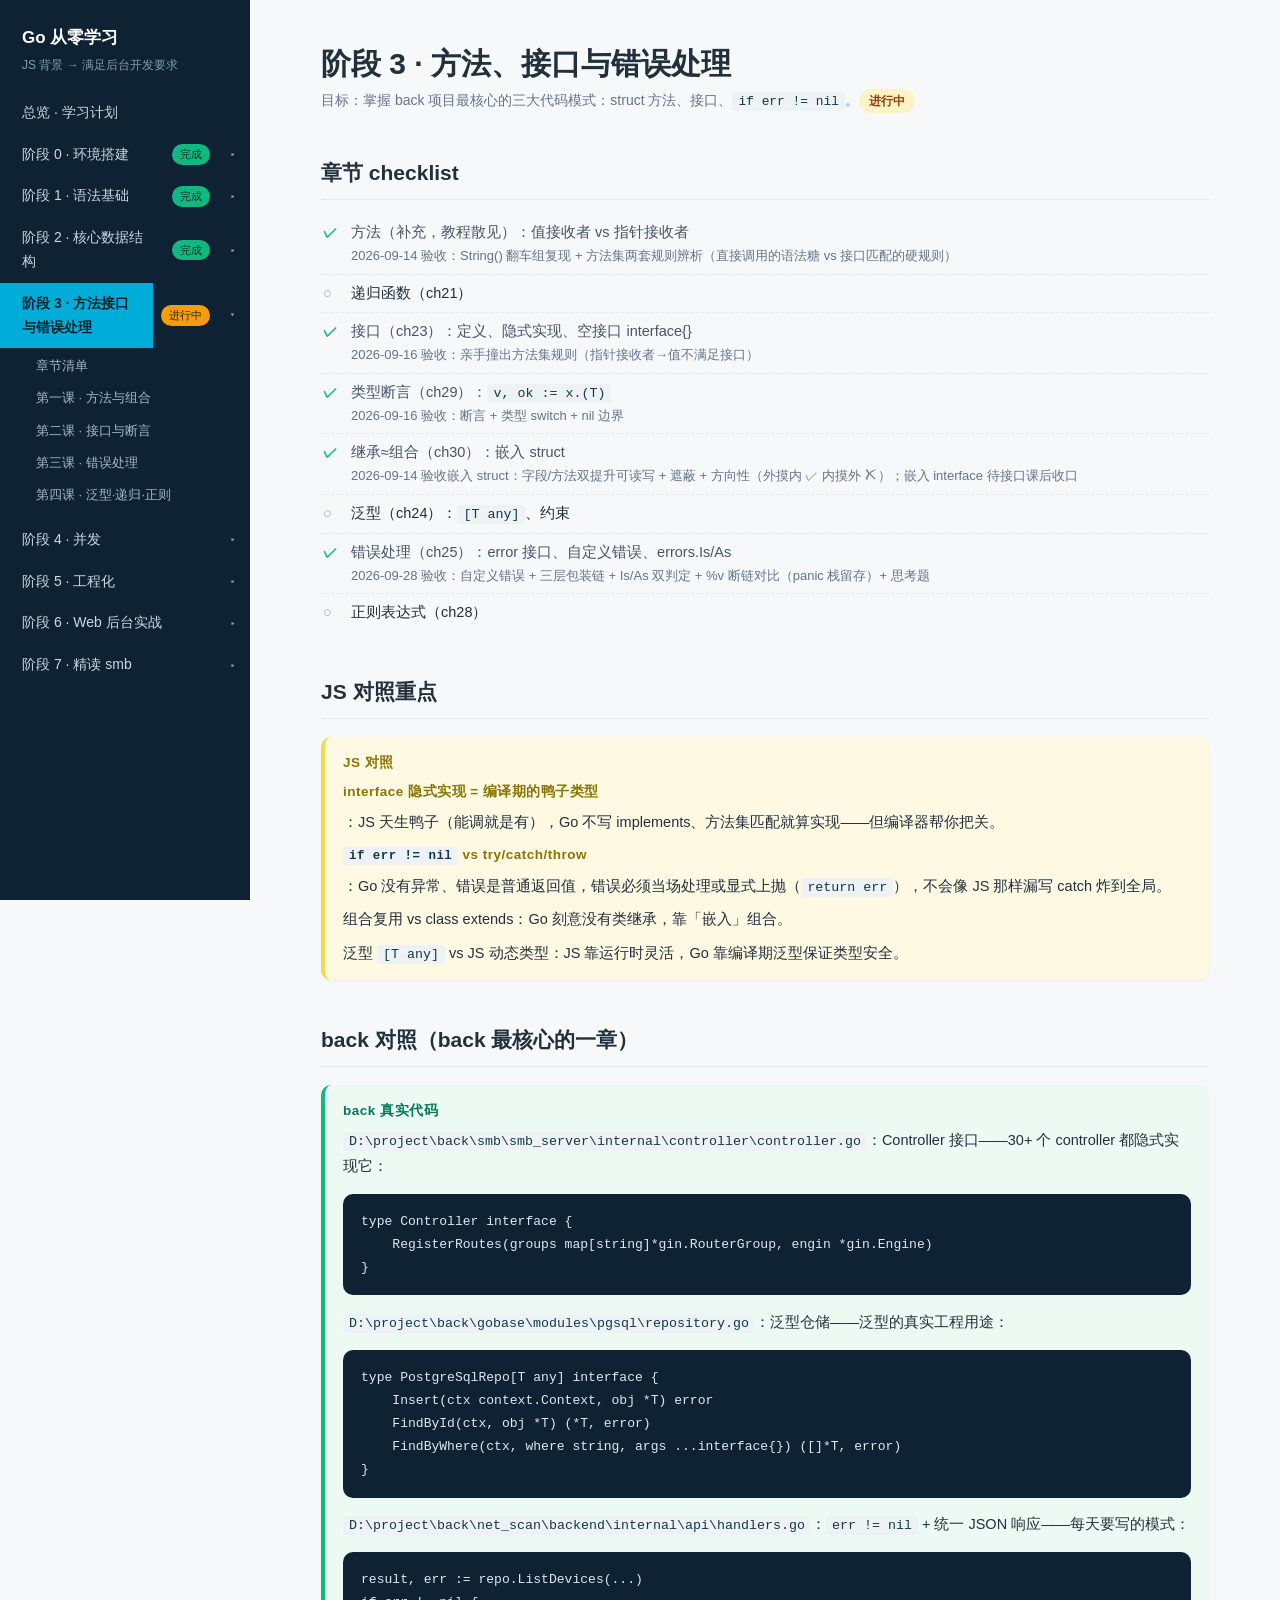
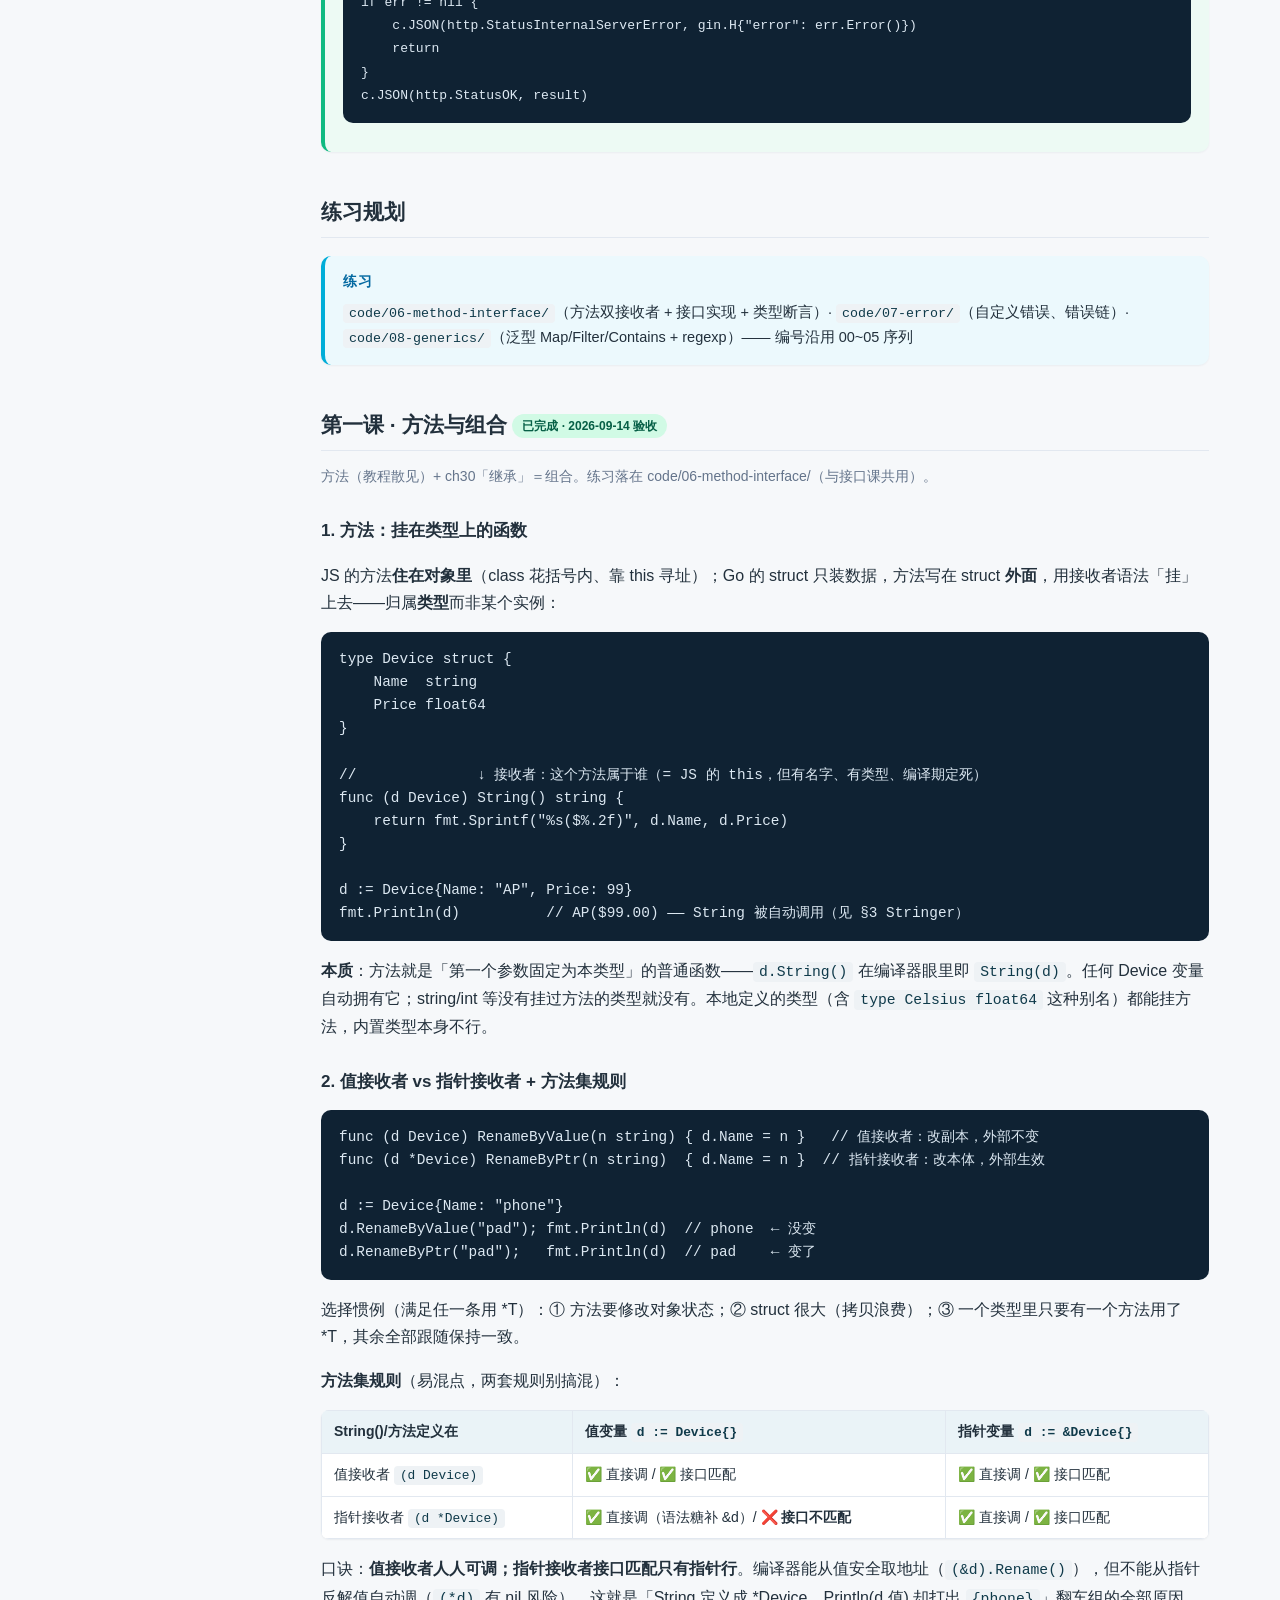
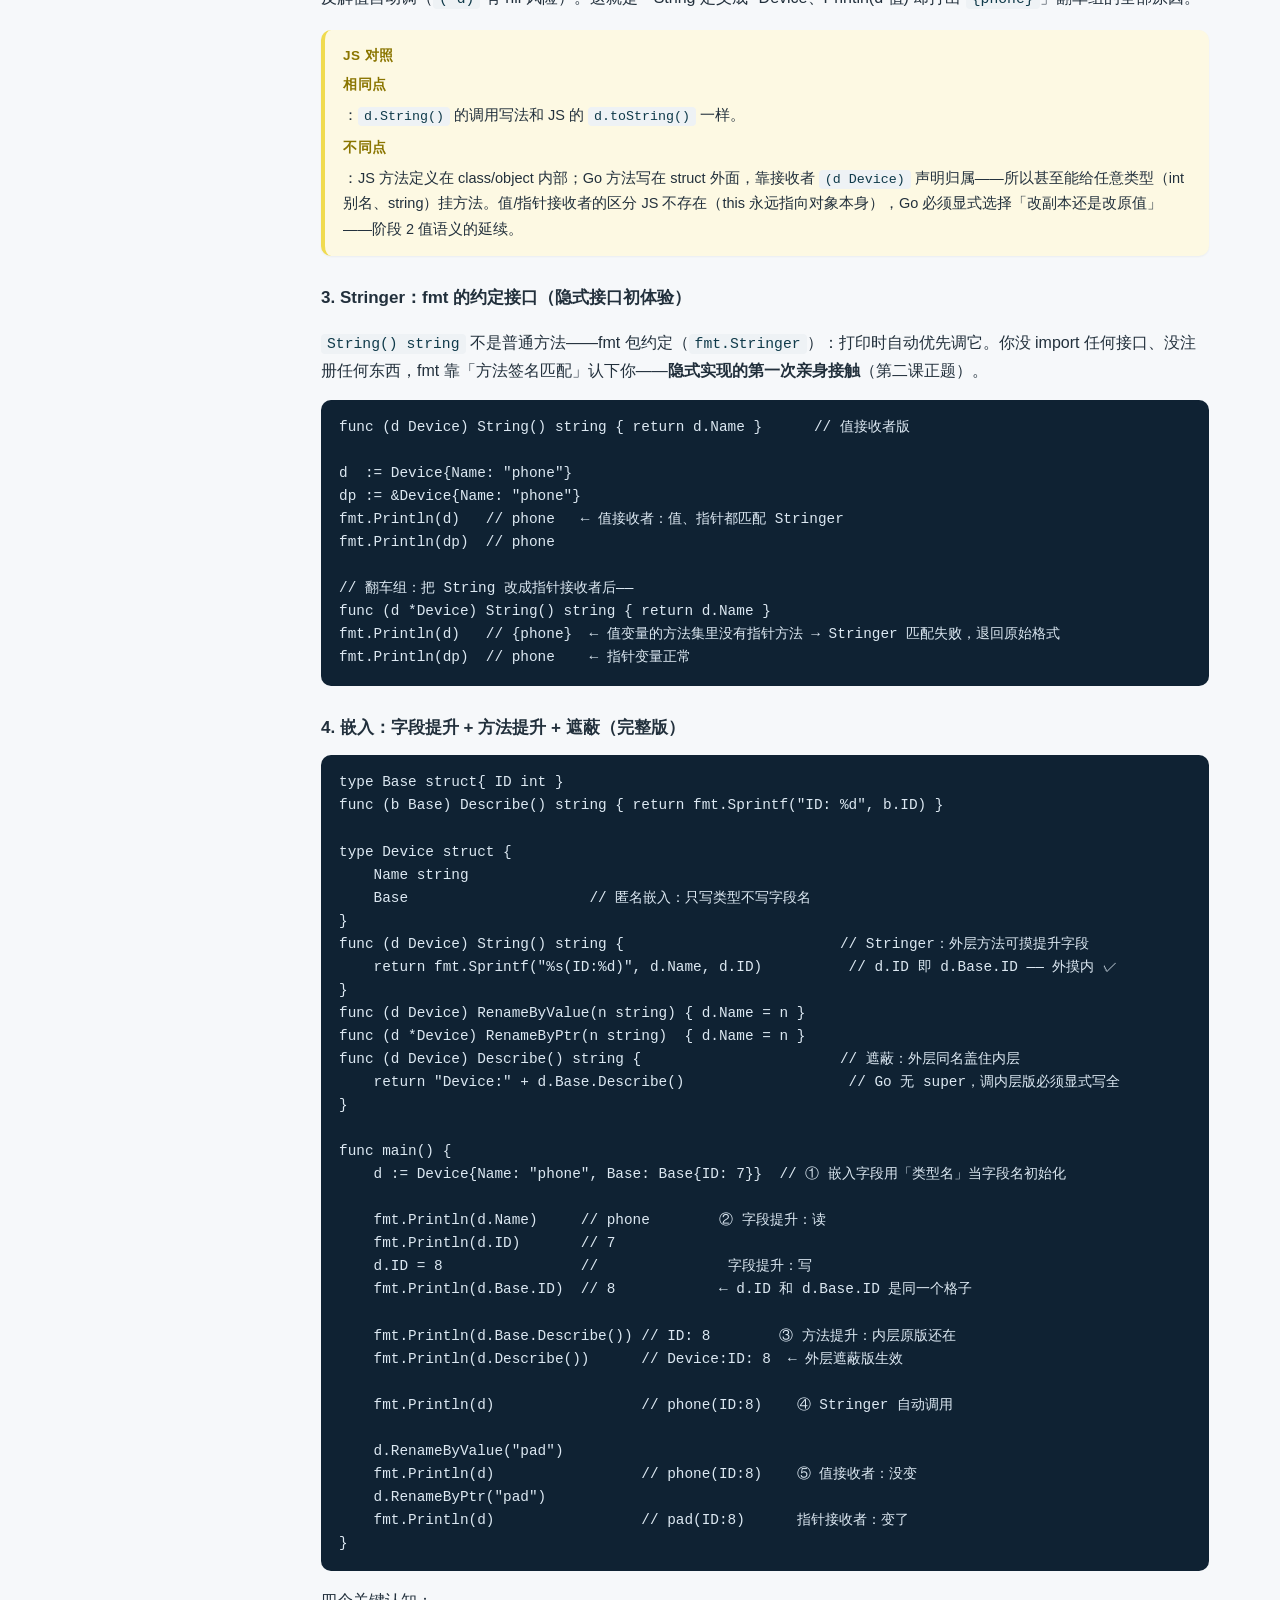
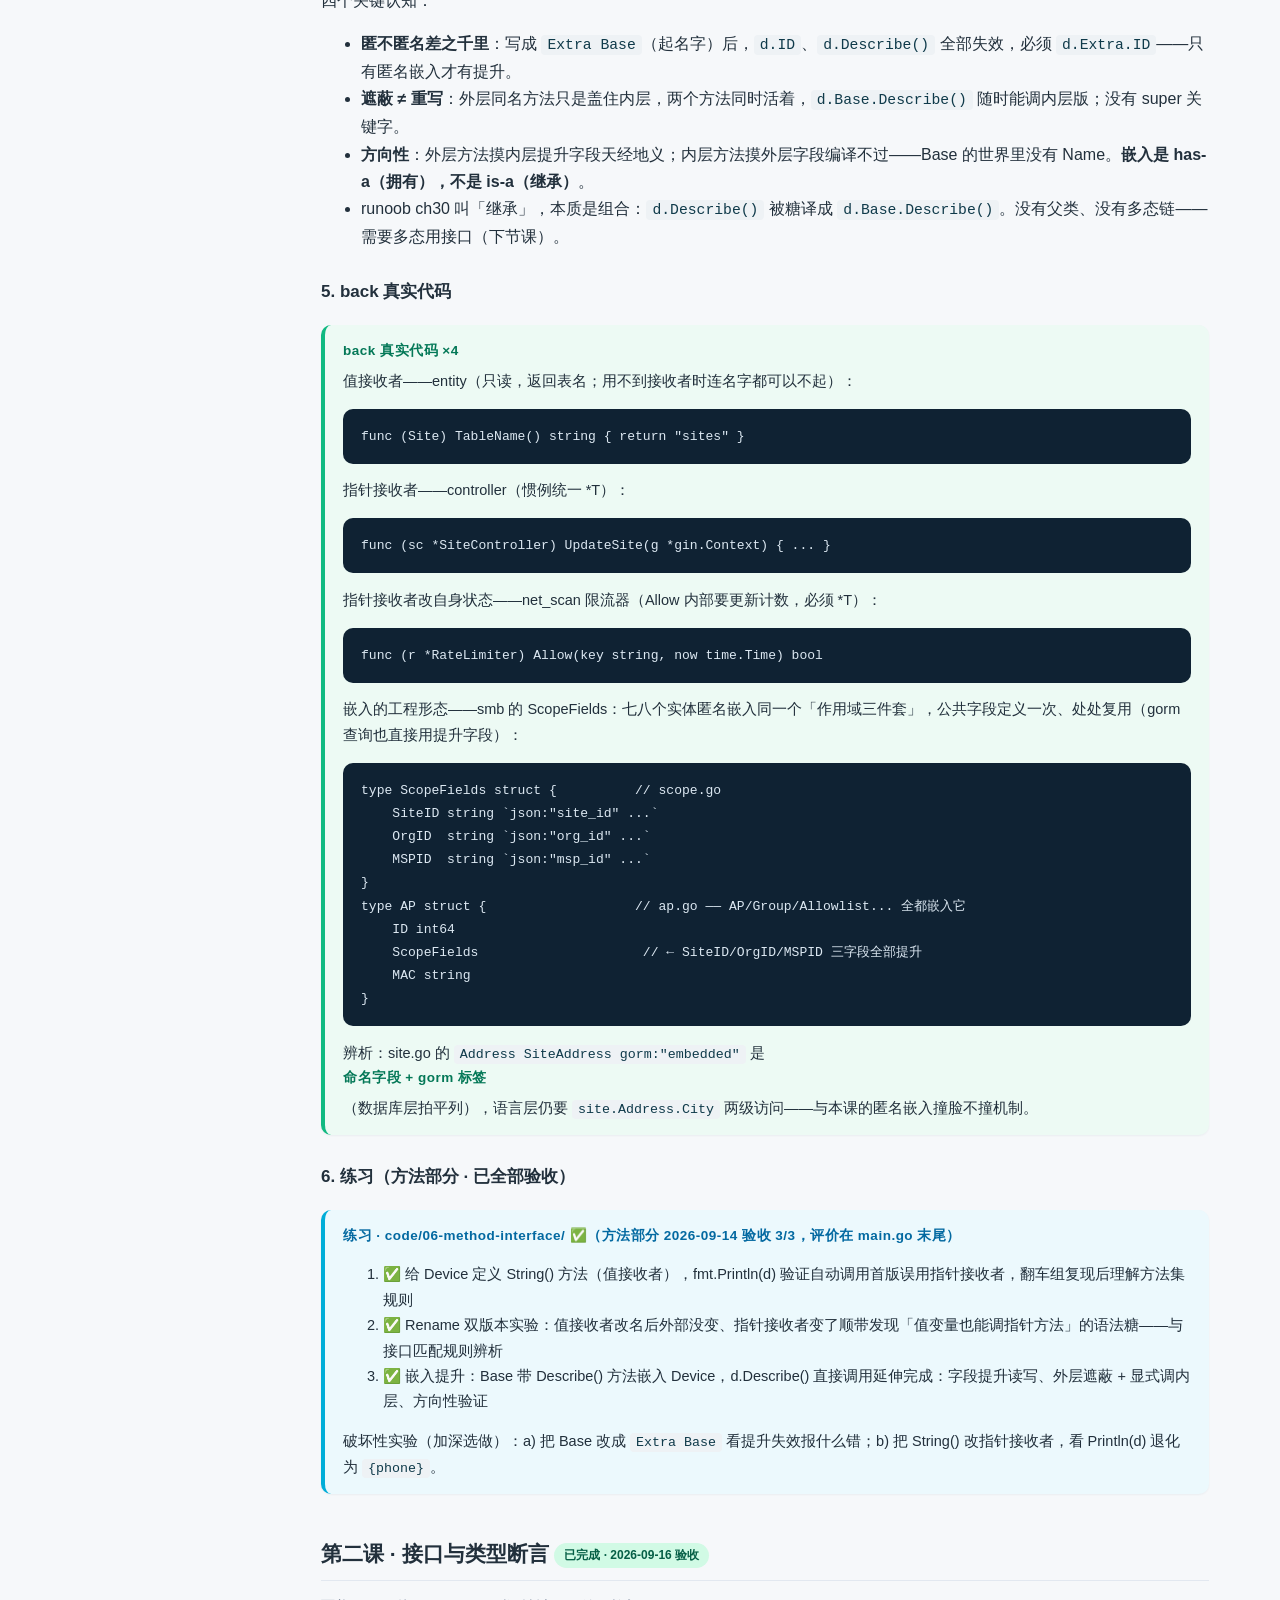
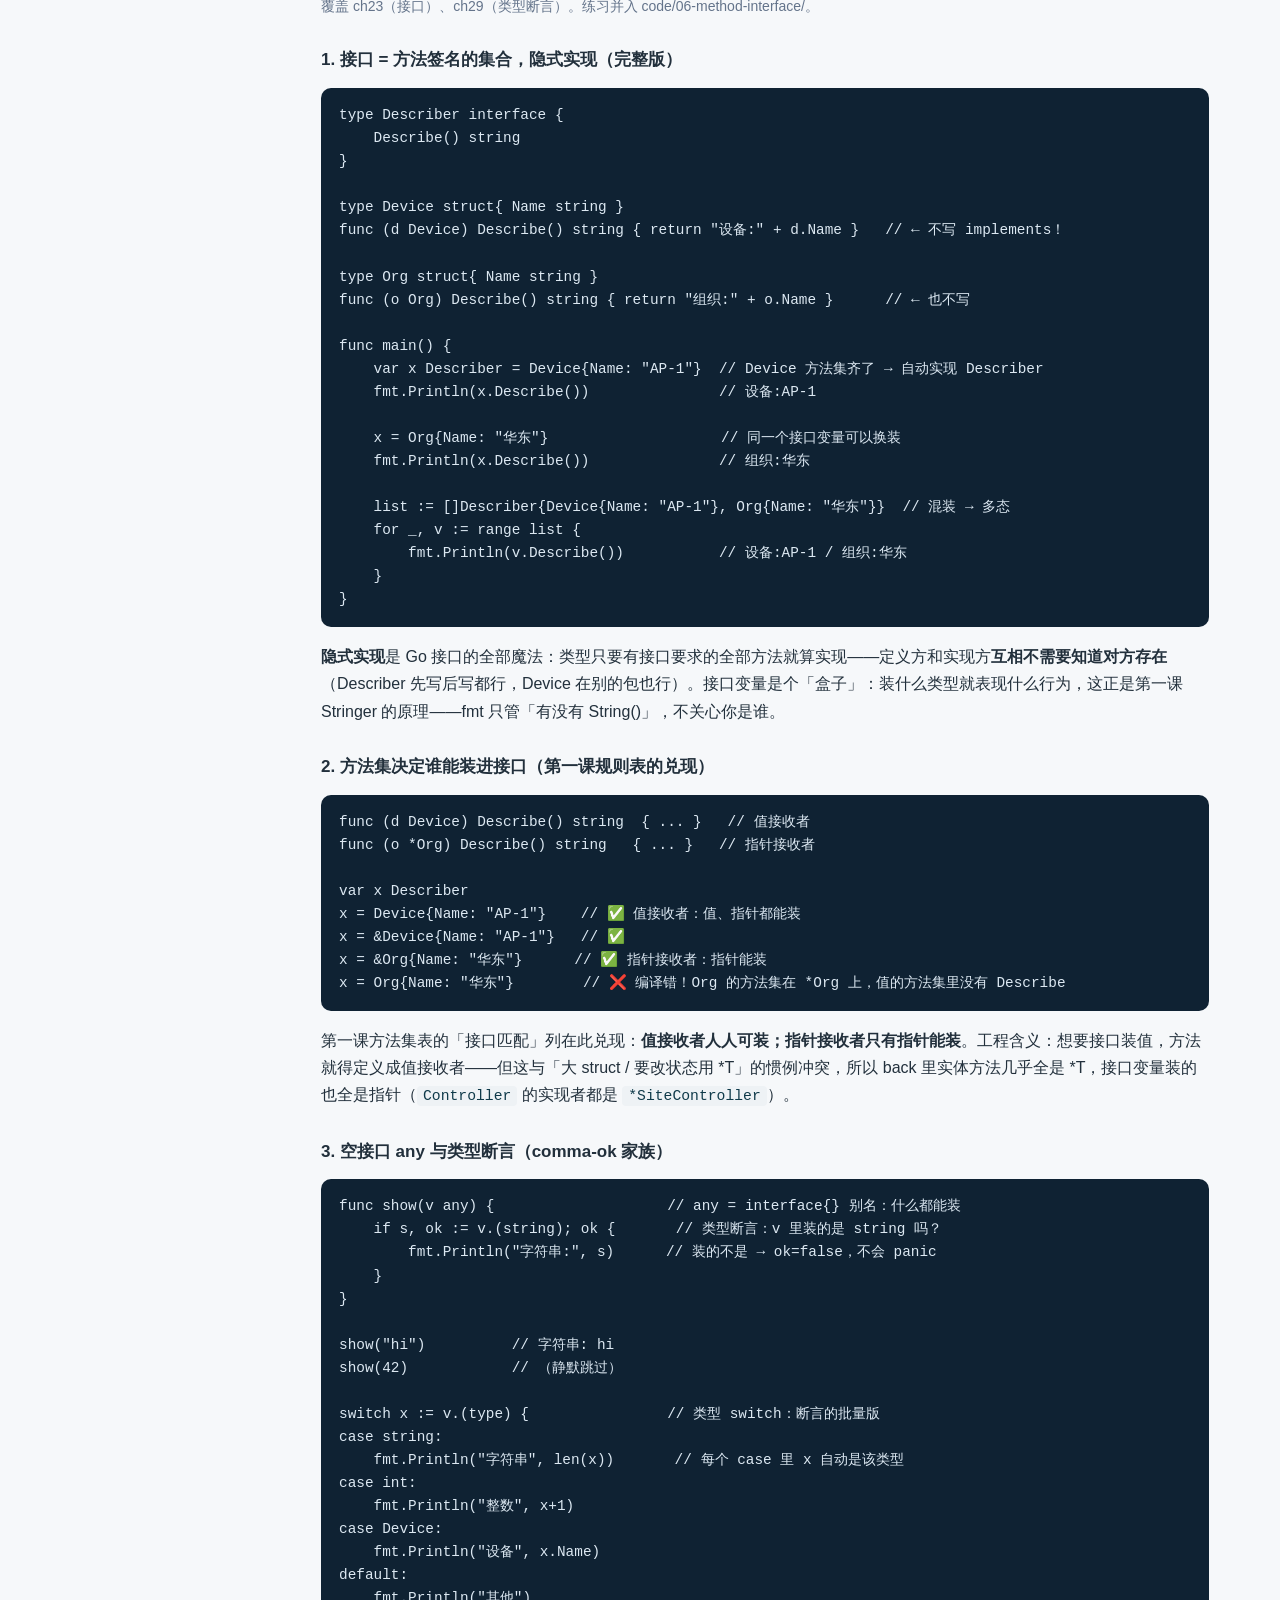
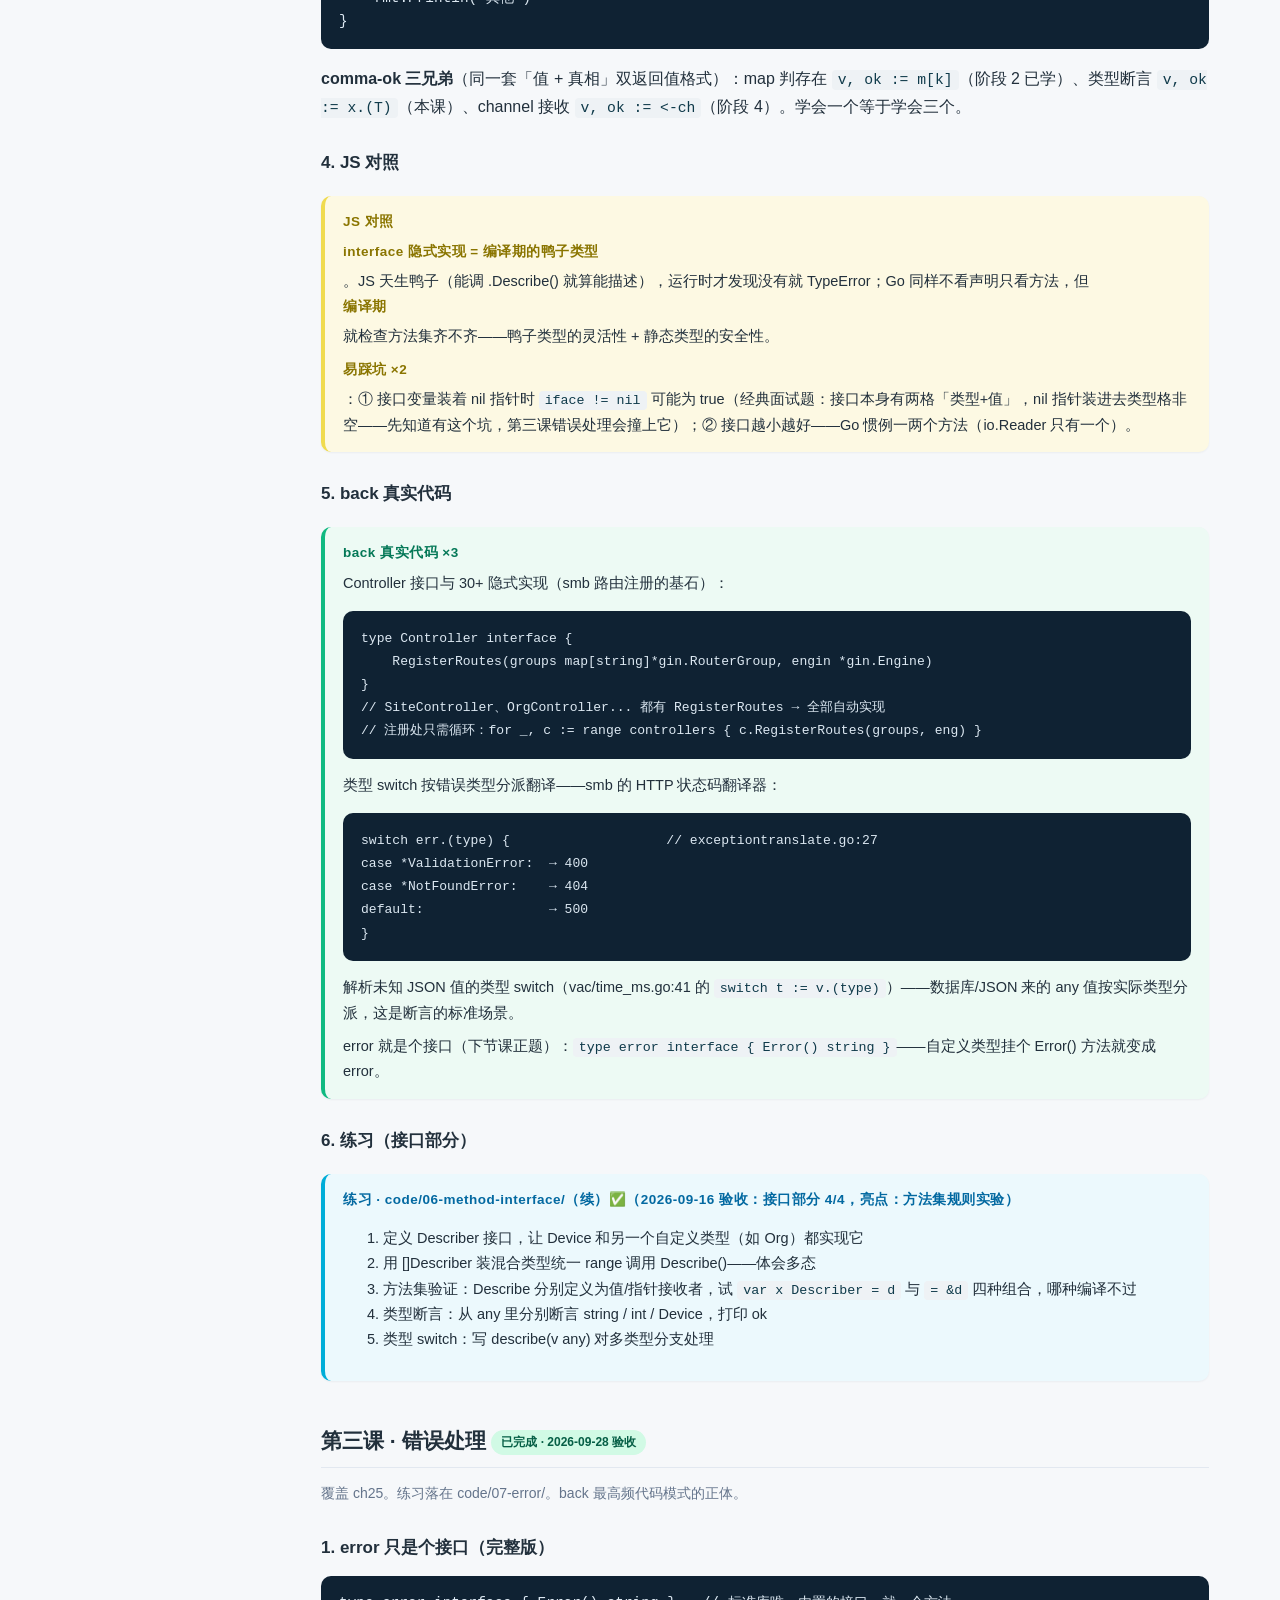
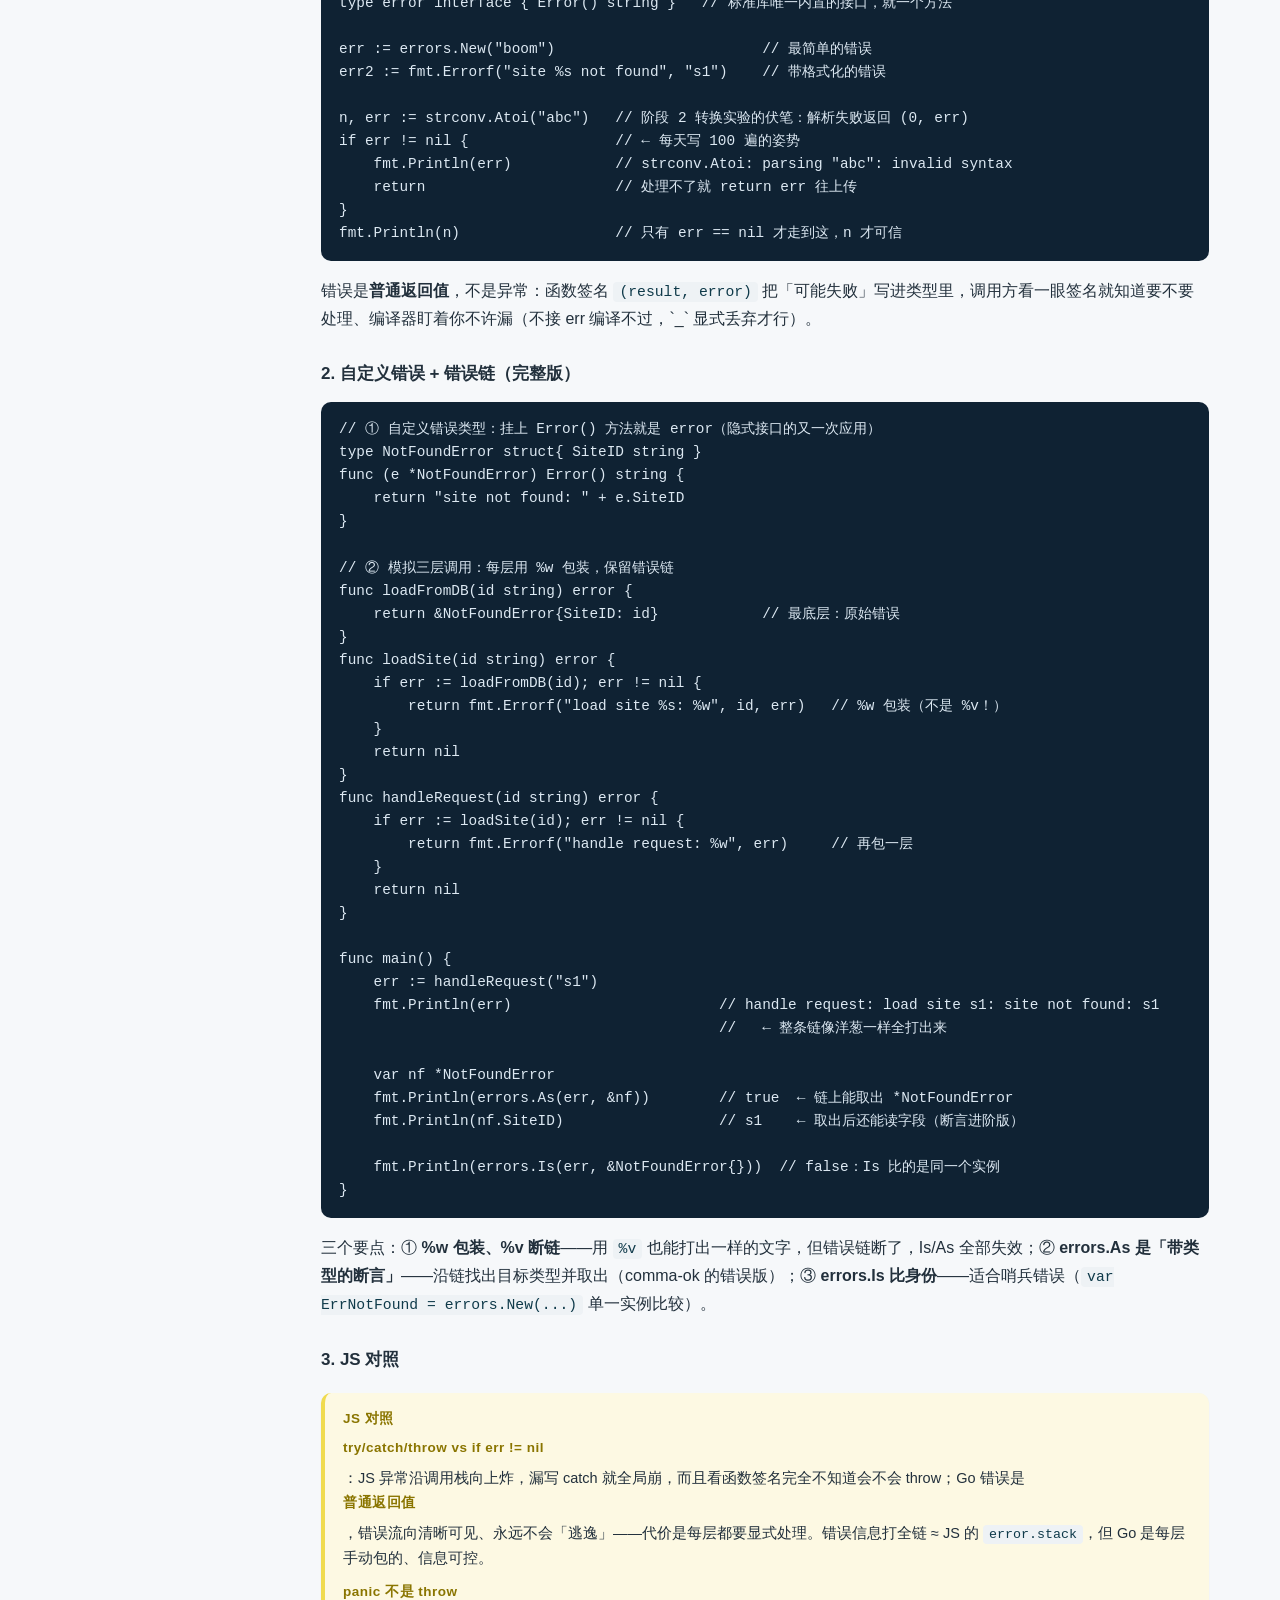
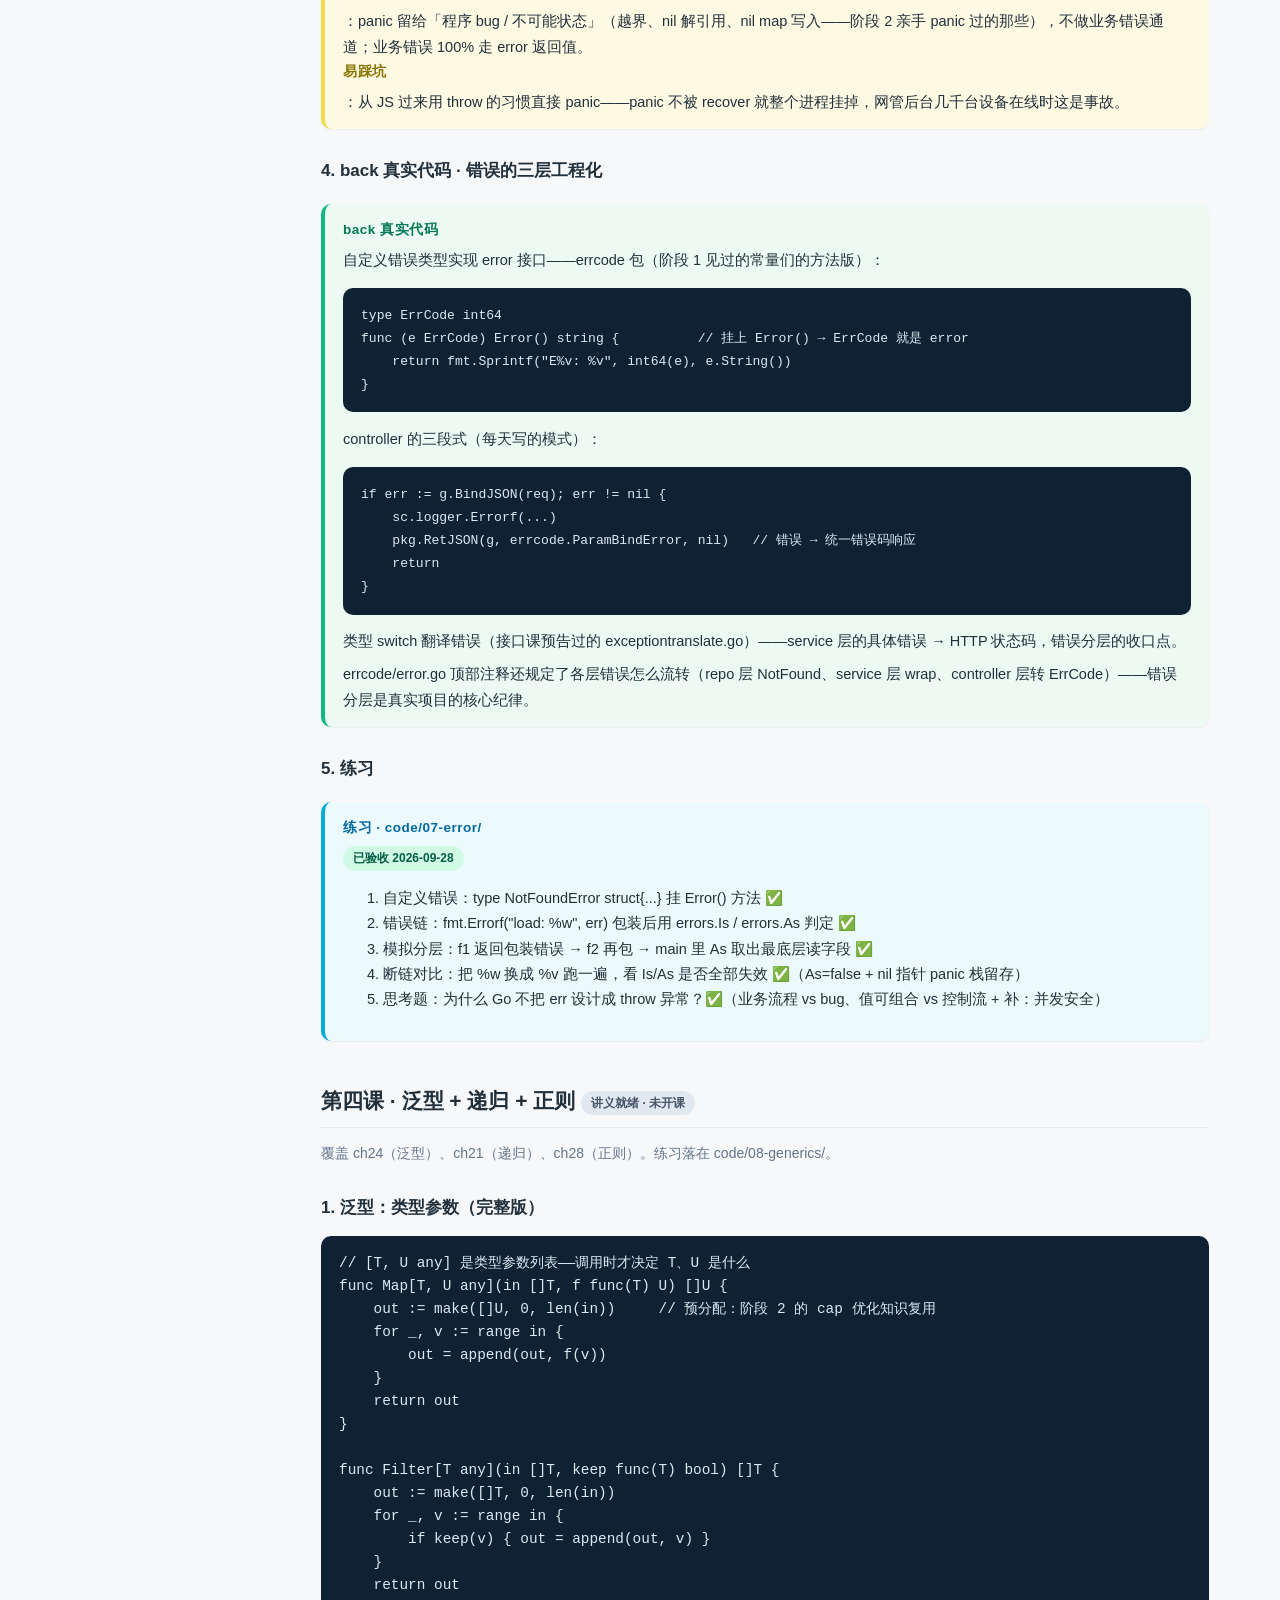
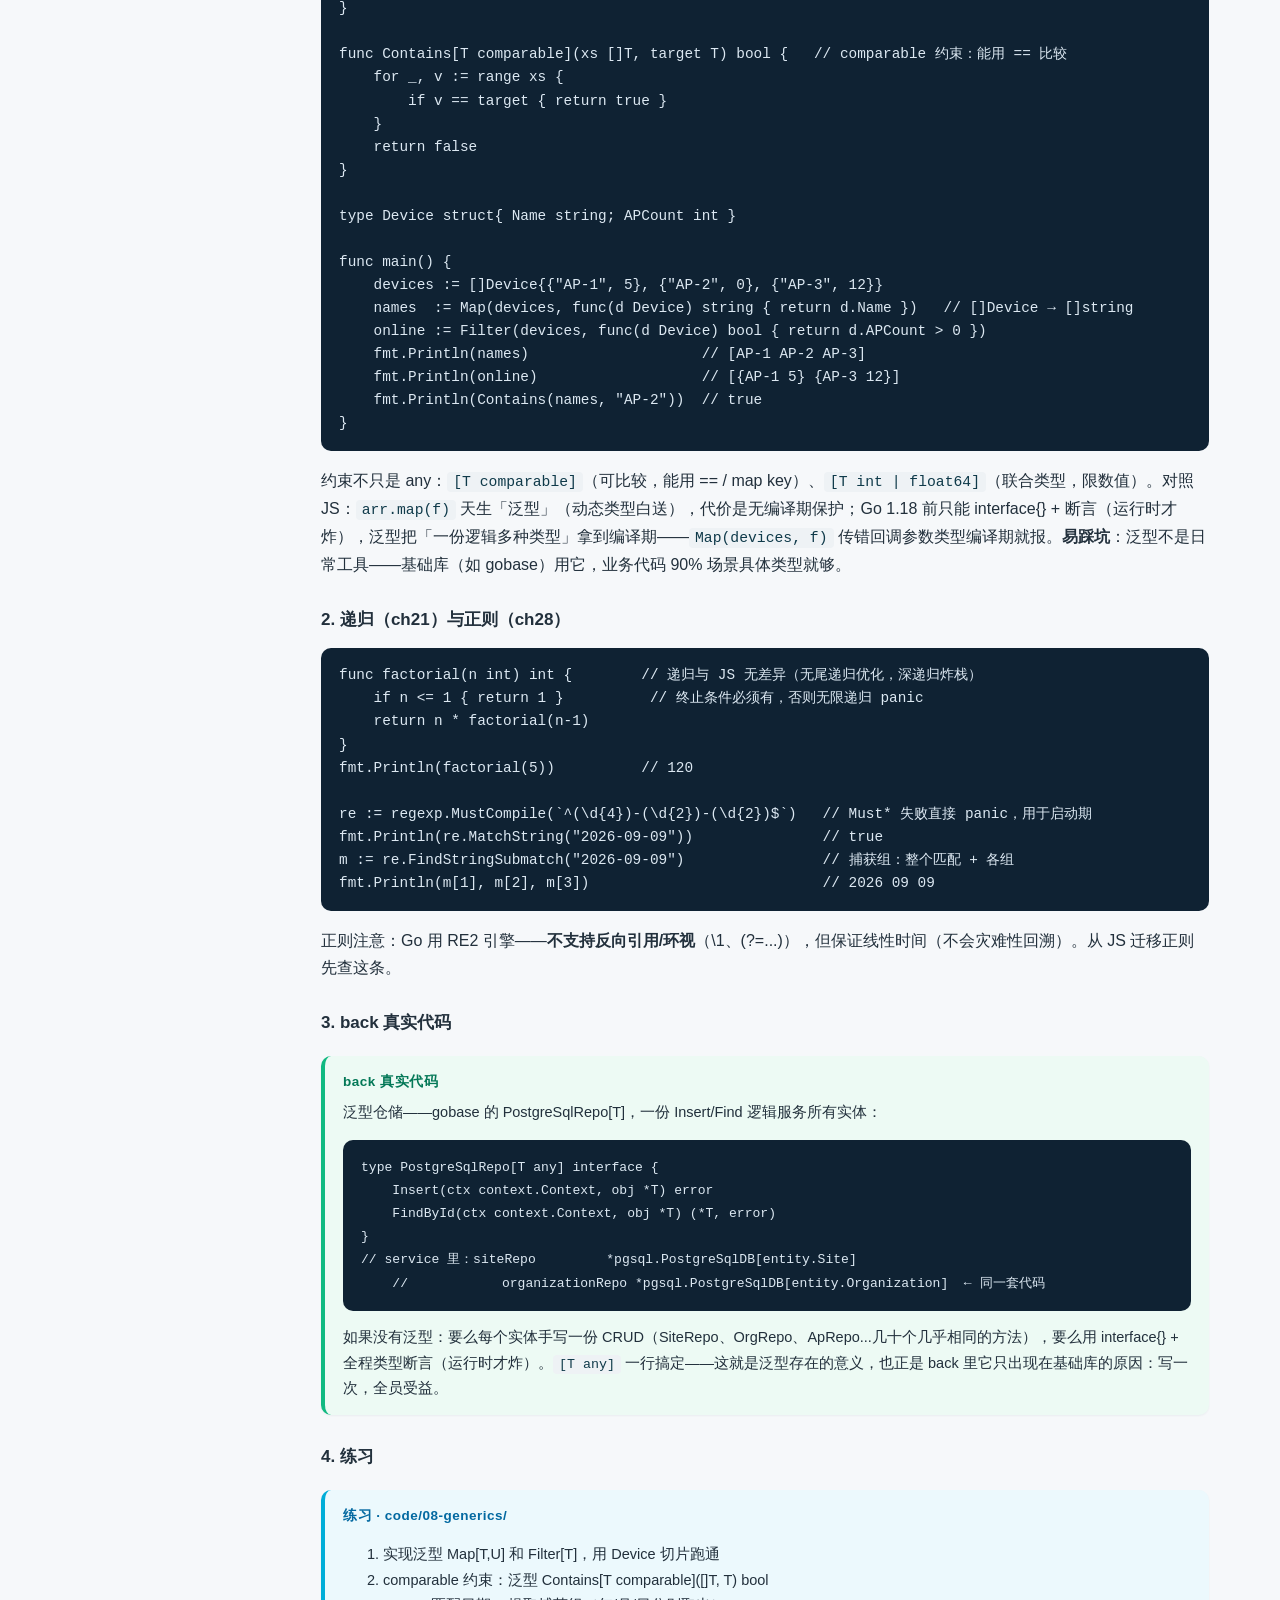
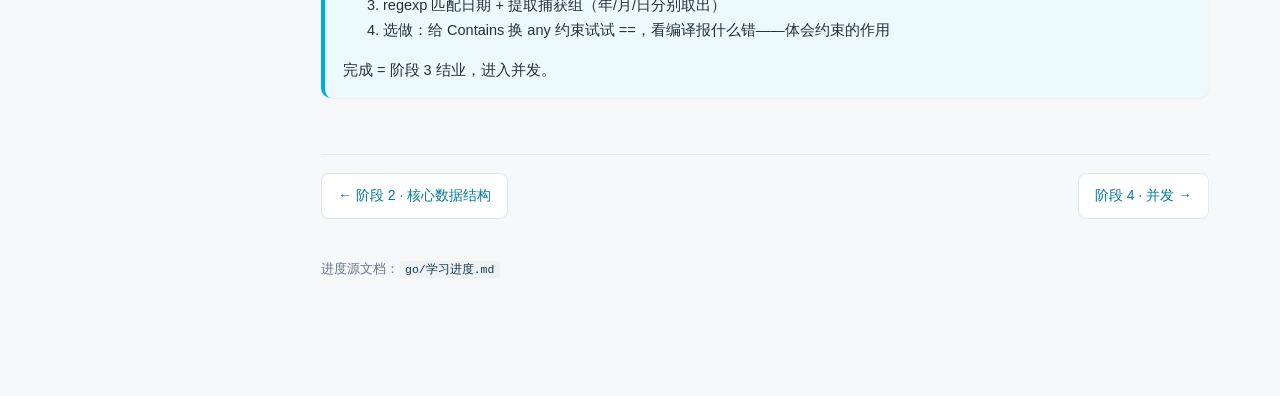
<file: go/site/stage-3.html>
<!DOCTYPE html>
<html lang="zh-CN">

<head>
  <meta charset="UTF-8">
  <meta name="viewport" content="width=device-width,initial-scale=1">
  <title>阶段 3 · 方法、接口与错误处理 — Go 从零学习</title>
  <link rel="stylesheet" href="assets/style.css">
</head>

<body>
  <nav class="sidebar">
    <a class="brand" href="index.html">Go 从零学习<span>JS 背景 → 满足后台开发要求</span></a>
    <ol class="nav">
      <li><a href="index.html">总览 · 学习计划</a></li>
      <li>
        <details>
          <summary><a href="stage-0.html">阶段 0 · 环境搭建</a><em class="st done">完成</em></summary>
          <ul class="sub">
            <li><a href="stage-0.html#checklist">章节清单</a></li>
            <li><a href="stage-0.html#trouble">排障实录</a></li>
          </ul>
        </details>
      </li>
      <li>
        <details>
          <summary><a href="stage-1.html">阶段 1 · 语法基础</a><em class="st done">完成</em></summary>
          <ul class="sub">
            <li><a href="stage-1.html#checklist">章节清单</a></li>
            <li><a href="stage-1.html#l1">第一课 · 变量与类型</a></li>
            <li><a href="stage-1.html#l2">第二课 · 常量与运算符</a></li>
            <li><a href="stage-1.html#supp">补充 · 条件循环函数</a></li>
          </ul>
        </details>
      </li>
      <li>
        <details>
          <summary><a href="stage-2.html">阶段 2 · 核心数据结构</a><em class="st done">完成</em></summary>
          <ul class="sub">
            <li><a href="stage-2.html#checklist">章节清单</a></li>
            <li><a href="stage-2.html#l1">第一课 · 数组与切片</a></li>
            <li><a href="stage-2.html#l2">第二课 · map 与 range</a></li>
            <li><a href="stage-2.html#l3">第三课 · 结构体</a></li>
            <li><a href="stage-2.html#l4">第四课 · 指针与转换</a></li>
          </ul>
        </details>
      </li>
      <li>
        <details open>
          <summary><a class="active" href="stage-3.html">阶段 3 · 方法接口与错误处理</a><em class="st doing">进行中</em></summary>
          <ul class="sub">
            <li><a href="stage-3.html#checklist">章节清单</a></li>
            <li><a href="stage-3.html#l1">第一课 · 方法与组合</a></li>
            <li><a href="stage-3.html#l2">第二课 · 接口与断言</a></li>
            <li><a href="stage-3.html#l3">第三课 · 错误处理</a></li>
            <li><a href="stage-3.html#l4">第四课 · 泛型·递归·正则</a></li>
          </ul>
        </details>
      </li>
      <li>
        <details>
          <summary><a href="stage-4.html">阶段 4 · 并发</a></summary>
          <ul class="sub">
            <li><a href="stage-4.html#checklist">章节清单</a></li>
            <li><a href="stage-4.html#l1">第一课 · goroutine 与 channel</a></li>
            <li><a href="stage-4.html#l2">第二课 · sync 与 select</a></li>
          </ul>
        </details>
      </li>
      <li>
        <details>
          <summary><a href="stage-5.html">阶段 5 · 工程化</a></summary>
          <ul class="sub">
            <li><a href="stage-5.html#checklist">章节清单</a></li>
            <li><a href="stage-5.html#l1">第一课 · 包·模块·文件</a></li>
            <li><a href="stage-5.html#l2">第二课 · 单元测试</a></li>
          </ul>
        </details>
      </li>
      <li>
        <details>
          <summary><a href="stage-6.html">阶段 6 · Web 后台实战</a></summary>
          <ul class="sub">
            <li><a href="stage-6.html#checklist">章节清单</a></li>
            <li><a href="stage-6.html#l1">第一课 · net/http 裸写</a></li>
            <li><a href="stage-6.html#l2">第二课 · gin 框架</a></li>
            <li><a href="stage-6.html#l3">第三课 · gorm ORM</a></li>
            <li><a href="stage-6.html#l4">第四课 · 分层与毕业作品</a></li>
          </ul>
        </details>
      </li>
      <li>
        <details>
          <summary><a href="stage-7.html">阶段 7 · 精读 smb</a></summary>
          <ul class="sub">
            <li><a href="stage-7.html#checklist">章节清单</a></li>
            <li><a href="stage-7.html#l1">第一课 · fx 依赖注入</a></li>
            <li><a href="stage-7.html#l2">第二课 · 泛型仓储精读</a></li>
            <li><a href="stage-7.html#l3">第三课 · casbin 与 MQTT</a></li>
            <li><a href="stage-7.html#l4">第四课 · 毕业精读</a></li>
          </ul>
        </details>
      </li>
    </ol>
  </nav>
  <main>
    <h1>阶段 3 · 方法、接口与错误处理</h1>
    <p class="sub">目标：掌握 back 项目最核心的三大代码模式：struct 方法、接口、<code>if err != nil</code>。<span class="chip doing">进行中</span>
    </p>

    <h2 id="checklist">章节 checklist</h2>
    <ul class="tasks">
      <li class="done">方法（补充，教程散见）：值接收者 vs 指针接收者<span class="note">2026-09-14 验收：String() 翻车组复现 + 方法集两套规则辨析（直接调用的语法糖 vs
          接口匹配的硬规则）</span></li>
      <li class="todo">递归函数（ch21）</li>
      <li class="done">接口（ch23）：定义、隐式实现、空接口 interface{}<span class="note">2026-09-16 验收：亲手撞出方法集规则（指针接收者→值不满足接口）</span>
      </li>
      <li class="done">类型断言（ch29）：<code>v, ok := x.(T)</code><span class="note">2026-09-16 验收：断言 + 类型 switch + nil
          边界</span></li>
      <li class="done">继承≈组合（ch30）：嵌入 struct<span class="note">2026-09-14 验收嵌入 struct：字段/方法双提升可读写 + 遮蔽 + 方向性（外摸内 ✓ 内摸外
          ✗）；嵌入 interface 待接口课后收口</span></li>
      <li class="todo">泛型（ch24）：<code>[T any]</code>、约束</li>
      <li class="done">错误处理（ch25）：error 接口、自定义错误、errors.Is/As<span class="note">2026-09-28 验收：自定义错误 + 三层包装链 + Is/As 双判定
          + %v 断链对比（panic 栈留存）+ 思考题</span></li>
      <li class="todo">正则表达式（ch28）</li>
    </ul>

    <h2>JS 对照重点</h2>
    <div class="callout js">
      <b>JS 对照</b>
      <p><b>interface 隐式实现 = 编译期的鸭子类型</b>：JS 天生鸭子（能调就是有），Go 不写 implements、方法集匹配就算实现——但编译器帮你把关。</p>
      <p><b><code>if err != nil</code> vs try/catch/throw</b>：Go
        没有异常、错误是普通返回值，错误必须当场处理或显式上抛（<code>return err</code>），不会像 JS 那样漏写 catch 炸到全局。</p>
      <p>组合复用 vs class extends：Go 刻意没有类继承，靠「嵌入」组合。</p>
      <p>泛型 <code>[T any]</code> vs JS 动态类型：JS 靠运行时灵活，Go 靠编译期泛型保证类型安全。</p>
    </div>

    <h2>back 对照（back 最核心的一章）</h2>
    <div class="callout back">
      <b>back 真实代码</b>
      <p><code>D:\project\back\smb\smb_server\internal\controller\controller.go</code>：Controller 接口——30+ 个 controller
        都隐式实现它：</p>
      <pre><code>type Controller interface {
    RegisterRoutes(groups map[string]*gin.RouterGroup, engin *gin.Engine)
}</code></pre>
      <p><code>D:\project\back\gobase\modules\pgsql\repository.go</code>：泛型仓储——泛型的真实工程用途：</p>
      <pre><code>type PostgreSqlRepo[T any] interface {
    Insert(ctx context.Context, obj *T) error
    FindById(ctx, obj *T) (*T, error)
    FindByWhere(ctx, where string, args ...interface{}) ([]*T, error)
}</code></pre>
      <p><code>D:\project\back\net_scan\backend\internal\api\handlers.go</code>：<code>err != nil</code> + 统一 JSON
        响应——每天要写的模式：</p>
      <pre><code>result, err := repo.ListDevices(...)
if err != nil {
    c.JSON(http.StatusInternalServerError, gin.H{"error": err.Error()})
    return
}
c.JSON(http.StatusOK, result)</code></pre>
    </div>

    <h2>练习规划</h2>
    <div class="callout ex">
      <b>练习</b>
      <p><code>code/06-method-interface/</code>（方法双接收者 + 接口实现 + 类型断言）· <code>code/07-error/</code>（自定义错误、错误链）·
        <code>code/08-generics/</code>（泛型 Map/Filter/Contains + regexp）—— 编号沿用 00~05 序列</p>
    </div>

    <h2 id="l1">第一课 · 方法与组合 <span class="chip done">已完成 · 2026-09-14 验收</span></h2>
    <p class="sub">方法（教程散见）+ ch30「继承」＝组合。练习落在 code/06-method-interface/（与接口课共用）。</p>

    <h3>1. 方法：挂在类型上的函数</h3>
    <p>JS 的方法<b>住在对象里</b>（class 花括号内、靠 this 寻址）；Go 的 struct 只装数据，方法写在 struct <b>外面</b>，用接收者语法「挂」上去——归属<b>类型</b>而非某个实例：
    </p>
    <pre><code>type Device struct {
    Name  string
    Price float64
}

//              ↓ 接收者：这个方法属于谁（= JS 的 this，但有名字、有类型、编译期定死）
func (d Device) String() string {
    return fmt.Sprintf("%s($%.2f)", d.Name, d.Price)
}

d := Device{Name: "AP", Price: 99}
fmt.Println(d)          // AP($99.00) —— String 被自动调用（见 §3 Stringer）</code></pre>
    <p><b>本质</b>：方法就是「第一个参数固定为本类型」的普通函数——<code>d.String()</code> 在编译器眼里即 <code>String(d)</code>。任何 Device
      变量自动拥有它；string/int 等没有挂过方法的类型就没有。本地定义的类型（含 <code>type Celsius float64</code> 这种别名）都能挂方法，内置类型本身不行。</p>

    <h3>2. 值接收者 vs 指针接收者 + 方法集规则</h3>
    <pre><code>func (d Device) RenameByValue(n string) { d.Name = n }   // 值接收者：改副本，外部不变
func (d *Device) RenameByPtr(n string)  { d.Name = n }  // 指针接收者：改本体，外部生效

d := Device{Name: "phone"}
d.RenameByValue("pad"); fmt.Println(d)  // phone  ← 没变
d.RenameByPtr("pad");   fmt.Println(d)  // pad    ← 变了</code></pre>
    <p>选择惯例（满足任一条用 *T）：① 方法要修改对象状态；② struct 很大（拷贝浪费）；③ 一个类型里只要有一个方法用了 *T，其余全部跟随保持一致。</p>
    <p><b>方法集规则</b>（易混点，两套规则别搞混）：</p>
    <table class="tbl">
      <tr>
        <th>String()/方法定义在</th>
        <th>值变量 <code>d := Device{}</code></th>
        <th>指针变量 <code>d := &amp;Device{}</code></th>
      </tr>
      <tr>
        <td>值接收者 <code>(d Device)</code></td>
        <td>✅ 直接调 / ✅ 接口匹配</td>
        <td>✅ 直接调 / ✅ 接口匹配</td>
      </tr>
      <tr>
        <td>指针接收者 <code>(d *Device)</code></td>
        <td>✅ 直接调（语法糖补 &amp;d）/ ❌ <b>接口不匹配</b></td>
        <td>✅ 直接调 / ✅ 接口匹配</td>
      </tr>
    </table>
    <p>口诀：<b>值接收者人人可调；指针接收者接口匹配只有指针行</b>。编译器能从值安全取地址（<code>(&amp;d).Rename()</code>），但不能从指针反解值自动调（<code>(*d)</code> 有
      nil 风险）。这就是「String 定义成 *Device、Println(d 值) 却打出 <code>{phone}</code>」翻车组的全部原因。</p>
    <div class="callout js">
      <b>JS 对照</b>
      <p><b>相同点</b>：<code>d.String()</code> 的调用写法和 JS 的 <code>d.toString()</code> 一样。</p>
      <p><b>不同点</b>：JS 方法定义在 class/object 内部；Go 方法写在 struct 外面，靠接收者 <code>(d Device)</code> 声明归属——所以甚至能给任意类型（int
        别名、string）挂方法。值/指针接收者的区分 JS 不存在（this 永远指向对象本身），Go 必须显式选择「改副本还是改原值」——阶段 2 值语义的延续。</p>
    </div>

    <h3>3. Stringer：fmt 的约定接口（隐式接口初体验）</h3>
    <p><code>String() string</code> 不是普通方法——fmt 包约定（<code>fmt.Stringer</code>）：打印时自动优先调它。你没 import 任何接口、没注册任何东西，fmt
      靠「方法签名匹配」认下你——<b>隐式实现的第一次亲身接触</b>（第二课正题）。</p>
    <pre><code>func (d Device) String() string { return d.Name }      // 值接收者版

d  := Device{Name: "phone"}
dp := &amp;Device{Name: "phone"}
fmt.Println(d)   // phone   ← 值接收者：值、指针都匹配 Stringer
fmt.Println(dp)  // phone

// 翻车组：把 String 改成指针接收者后——
func (d *Device) String() string { return d.Name }
fmt.Println(d)   // {phone}  ← 值变量的方法集里没有指针方法 → Stringer 匹配失败，退回原始格式
fmt.Println(dp)  // phone    ← 指针变量正常</code></pre>

    <h3>4. 嵌入：字段提升 + 方法提升 + 遮蔽（完整版）</h3>
    <pre><code>type Base struct{ ID int }
func (b Base) Describe() string { return fmt.Sprintf("ID: %d", b.ID) }

type Device struct {
    Name string
    Base                     // 匿名嵌入：只写类型不写字段名
}
func (d Device) String() string {                         // Stringer：外层方法可摸提升字段
    return fmt.Sprintf("%s(ID:%d)", d.Name, d.ID)          // d.ID 即 d.Base.ID —— 外摸内 ✓
}
func (d Device) RenameByValue(n string) { d.Name = n }
func (d *Device) RenameByPtr(n string)  { d.Name = n }
func (d Device) Describe() string {                       // 遮蔽：外层同名盖住内层
    return "Device:" + d.Base.Describe()                   // Go 无 super，调内层版必须显式写全
}

func main() {
    d := Device{Name: "phone", Base: Base{ID: 7}}  // ① 嵌入字段用「类型名」当字段名初始化

    fmt.Println(d.Name)     // phone        ② 字段提升：读
    fmt.Println(d.ID)       // 7
    d.ID = 8                //               字段提升：写
    fmt.Println(d.Base.ID)  // 8            ← d.ID 和 d.Base.ID 是同一个格子

    fmt.Println(d.Base.Describe()) // ID: 8        ③ 方法提升：内层原版还在
    fmt.Println(d.Describe())      // Device:ID: 8  ← 外层遮蔽版生效

    fmt.Println(d)                 // phone(ID:8)    ④ Stringer 自动调用

    d.RenameByValue("pad")
    fmt.Println(d)                 // phone(ID:8)    ⑤ 值接收者：没变
    d.RenameByPtr("pad")
    fmt.Println(d)                 // pad(ID:8)      指针接收者：变了
}</code></pre>
    <p>四个关键认知：</p>
    <ul>
      <li><b>匿不匿名差之千里</b>：写成 <code>Extra Base</code>（起名字）后，<code>d.ID</code>、<code>d.Describe()</code> 全部失效，必须
        <code>d.Extra.ID</code>——只有匿名嵌入才有提升。</li>
      <li><b>遮蔽 ≠ 重写</b>：外层同名方法只是盖住内层，两个方法同时活着，<code>d.Base.Describe()</code> 随时能调内层版；没有 super 关键字。</li>
      <li><b>方向性</b>：外层方法摸内层提升字段天经地义；内层方法摸外层字段编译不过——Base 的世界里没有 Name。<b>嵌入是 has-a（拥有），不是 is-a（继承）</b>。</li>
      <li>runoob ch30 叫「继承」，本质是组合：<code>d.Describe()</code> 被糖译成
        <code>d.Base.Describe()</code>。没有父类、没有多态链——需要多态用接口（下节课）。</li>
    </ul>

    <h3>5. back 真实代码</h3>
    <div class="callout back">
      <b>back 真实代码 ×4</b>
      <p>值接收者——entity（只读，返回表名；用不到接收者时连名字都可以不起）：</p>
      <pre><code>func (Site) TableName() string { return "sites" }</code></pre>
      <p>指针接收者——controller（惯例统一 *T）：</p>
      <pre><code>func (sc *SiteController) UpdateSite(g *gin.Context) { ... }</code></pre>
      <p>指针接收者改自身状态——net_scan 限流器（Allow 内部要更新计数，必须 *T）：</p>
      <pre><code>func (r *RateLimiter) Allow(key string, now time.Time) bool</code></pre>
      <p>嵌入的工程形态——smb 的 ScopeFields：七八个实体匿名嵌入同一个「作用域三件套」，公共字段定义一次、处处复用（gorm 查询也直接用提升字段）：</p>
      <pre><code>type ScopeFields struct {          // scope.go
    SiteID string `json:"site_id" ...`
    OrgID  string `json:"org_id" ...`
    MSPID  string `json:"msp_id" ...`
}
type AP struct {                   // ap.go —— AP/Group/Allowlist... 全都嵌入它
    ID int64
    ScopeFields                     // ← SiteID/OrgID/MSPID 三字段全部提升
    MAC string
}</code></pre>
      <p>辨析：site.go 的 <code>Address SiteAddress gorm:"embedded"</code> 是<b>命名字段 + gorm 标签</b>（数据库层拍平列），语言层仍要
        <code>site.Address.City</code> 两级访问——与本课的匿名嵌入撞脸不撞机制。</p>
    </div>

    <h3>6. 练习（方法部分 · 已全部验收）</h3>
    <div class="callout ex">
      <b>练习 · code/06-method-interface/ ✅（方法部分 2026-09-14 验收 3/3，评价在 main.go 末尾）</b>
      <ol>
        <li>✅ 给 Device 定义 String() 方法（值接收者），fmt.Println(d) 验证自动调用<span class="note">首版误用指针接收者，翻车组复现后理解方法集规则</span></li>
        <li>✅ Rename 双版本实验：值接收者改名后外部没变、指针接收者变了<span class="note">顺带发现「值变量也能调指针方法」的语法糖——与接口匹配规则辨析</span></li>
        <li>✅ 嵌入提升：Base 带 Describe() 方法嵌入 Device，d.Describe() 直接调用<span class="note">延伸完成：字段提升读写、外层遮蔽 +
            显式调内层、方向性验证</span></li>
      </ol>
      <p>破坏性实验（加深选做）：a) 把 Base 改成 <code>Extra Base</code> 看提升失效报什么错；b) 把 String() 改指针接收者，看 Println(d) 退化为
        <code>{phone}</code>。</p>
    </div>

    <h2 id="l2">第二课 · 接口与类型断言 <span class="chip done">已完成 · 2026-09-16 验收</span></h2>
    <p class="sub">覆盖 ch23（接口）、ch29（类型断言）。练习并入 code/06-method-interface/。</p>

    <h3>1. 接口 = 方法签名的集合，隐式实现（完整版）</h3>
    <pre><code>type Describer interface {
    Describe() string
}

type Device struct{ Name string }
func (d Device) Describe() string { return "设备:" + d.Name }   // ← 不写 implements！

type Org struct{ Name string }
func (o Org) Describe() string { return "组织:" + o.Name }      // ← 也不写

func main() {
    var x Describer = Device{Name: "AP-1"}  // Device 方法集齐了 → 自动实现 Describer
    fmt.Println(x.Describe())               // 设备:AP-1

    x = Org{Name: "华东"}                    // 同一个接口变量可以换装
    fmt.Println(x.Describe())               // 组织:华东

    list := []Describer{Device{Name: "AP-1"}, Org{Name: "华东"}}  // 混装 → 多态
    for _, v := range list {
        fmt.Println(v.Describe())           // 设备:AP-1 / 组织:华东
    }
}</code></pre>
    <p><b>隐式实现</b>是 Go 接口的全部魔法：类型只要有接口要求的全部方法就算实现——定义方和实现方<b>互相不需要知道对方存在</b>（Describer 先写后写都行，Device
      在别的包也行）。接口变量是个「盒子」：装什么类型就表现什么行为，这正是第一课 Stringer 的原理——fmt 只管「有没有 String()」，不关心你是谁。</p>

    <h3>2. 方法集决定谁能装进接口（第一课规则表的兑现）</h3>
    <pre><code>func (d Device) Describe() string  { ... }   // 值接收者
func (o *Org) Describe() string   { ... }   // 指针接收者

var x Describer
x = Device{Name: "AP-1"}    // ✅ 值接收者：值、指针都能装
x = &amp;Device{Name: "AP-1"}   // ✅
x = &amp;Org{Name: "华东"}      // ✅ 指针接收者：指针能装
x = Org{Name: "华东"}        // ❌ 编译错！Org 的方法集在 *Org 上，值的方法集里没有 Describe</code></pre>
    <p>第一课方法集表的「接口匹配」列在此兑现：<b>值接收者人人可装；指针接收者只有指针能装</b>。工程含义：想要接口装值，方法就得定义成值接收者——但这与「大 struct / 要改状态用 *T」的惯例冲突，所以 back
      里实体方法几乎全是 *T，接口变量装的也全是指针（<code>Controller</code> 的实现者都是 <code>*SiteController</code>）。</p>

    <h3>3. 空接口 any 与类型断言（comma-ok 家族）</h3>
    <pre><code>func show(v any) {                    // any = interface{} 别名：什么都能装
    if s, ok := v.(string); ok {       // 类型断言：v 里装的是 string 吗？
        fmt.Println("字符串:", s)      // 装的不是 → ok=false，不会 panic
    }
}

show("hi")          // 字符串: hi
show(42)            // （静默跳过）

switch x := v.(type) {                // 类型 switch：断言的批量版
case string:
    fmt.Println("字符串", len(x))       // 每个 case 里 x 自动是该类型
case int:
    fmt.Println("整数", x+1)
case Device:
    fmt.Println("设备", x.Name)
default:
    fmt.Println("其他")
}</code></pre>
    <p><b>comma-ok 三兄弟</b>（同一套「值 + 真相」双返回值格式）：map 判存在 <code>v, ok := m[k]</code>（阶段 2 已学）、类型断言
      <code>v, ok := x.(T)</code>（本课）、channel 接收 <code>v, ok := &lt;-ch</code>（阶段 4）。学会一个等于学会三个。</p>

    <h3>4. JS 对照</h3>
    <div class="callout js">
      <b>JS 对照</b>
      <p><b>interface 隐式实现 = 编译期的鸭子类型</b>。JS 天生鸭子（能调 .Describe() 就算能描述），运行时才发现没有就 TypeError；Go
        同样不看声明只看方法，但<b>编译期</b>就检查方法集齐不齐——鸭子类型的灵活性 + 静态类型的安全性。</p>
      <p><b>易踩坑 ×2</b>：① 接口变量装着 nil 指针时 <code>iface != nil</code> 可能为 true（经典面试题：接口本身有两格「类型+值」，nil
        指针装进去类型格非空——先知道有这个坑，第三课错误处理会撞上它）；② 接口越小越好——Go 惯例一两个方法（io.Reader 只有一个）。</p>
    </div>

    <h3>5. back 真实代码</h3>
    <div class="callout back">
      <b>back 真实代码 ×3</b>
      <p>Controller 接口与 30+ 隐式实现（smb 路由注册的基石）：</p>
      <pre><code>type Controller interface {
    RegisterRoutes(groups map[string]*gin.RouterGroup, engin *gin.Engine)
}
// SiteController、OrgController... 都有 RegisterRoutes → 全部自动实现
// 注册处只需循环：for _, c := range controllers { c.RegisterRoutes(groups, eng) }</code></pre>
      <p>类型 switch 按错误类型分派翻译——smb 的 HTTP 状态码翻译器：</p>
      <pre><code>switch err.(type) {                    // exceptiontranslate.go:27
case *ValidationError:  → 400
case *NotFoundError:    → 404
default:                → 500
}</code></pre>
      <p>解析未知 JSON 值的类型 switch（vac/time_ms.go:41 的 <code>switch t := v.(type)</code>）——数据库/JSON 来的 any
        值按实际类型分派，这是断言的标准场景。</p>
      <p>error 就是个接口（下节课正题）：<code>type error interface { Error() string }</code>——自定义类型挂个 Error() 方法就变成 error。</p>
    </div>

    <h3>6. 练习（接口部分）</h3>
    <div class="callout ex">
      <b>练习 · code/06-method-interface/（续）✅（2026-09-16 验收：接口部分 4/4，亮点：方法集规则实验）</b>
      <ol>
        <li>定义 Describer 接口，让 Device 和另一个自定义类型（如 Org）都实现它</li>
        <li>用 []Describer 装混合类型统一 range 调用 Describe()——体会多态</li>
        <li>方法集验证：Describe 分别定义为值/指针接收者，试 <code>var x Describer = d</code> 与 <code>= &amp;d</code> 四种组合，哪种编译不过</li>
        <li>类型断言：从 any 里分别断言 string / int / Device，打印 ok</li>
        <li>类型 switch：写 describe(v any) 对多类型分支处理</li>
      </ol>
    </div>

    <h2 id="l3">第三课 · 错误处理 <span class="chip done">已完成 · 2026-09-28 验收</span></h2>
    <p class="sub">覆盖 ch25。练习落在 code/07-error/。back 最高频代码模式的正体。</p>

    <h3>1. error 只是个接口（完整版）</h3>
    <pre><code>type error interface { Error() string }   // 标准库唯一内置的接口，就一个方法

err := errors.New("boom")                        // 最简单的错误
err2 := fmt.Errorf("site %s not found", "s1")    // 带格式化的错误

n, err := strconv.Atoi("abc")   // 阶段 2 转换实验的伏笔：解析失败返回 (0, err)
if err != nil {                 // ← 每天写 100 遍的姿势
    fmt.Println(err)            // strconv.Atoi: parsing "abc": invalid syntax
    return                      // 处理不了就 return err 往上传
}
fmt.Println(n)                  // 只有 err == nil 才走到这，n 才可信</code></pre>
    <p>错误是<b>普通返回值</b>，不是异常：函数签名 <code>(result, error)</code> 把「可能失败」写进类型里，调用方看一眼签名就知道要不要处理、编译器盯着你不许漏（不接 err 编译不过，`_`
      显式丢弃才行）。</p>

    <h3>2. 自定义错误 + 错误链（完整版）</h3>
    <pre><code>// ① 自定义错误类型：挂上 Error() 方法就是 error（隐式接口的又一次应用）
type NotFoundError struct{ SiteID string }
func (e *NotFoundError) Error() string {
    return "site not found: " + e.SiteID
}

// ② 模拟三层调用：每层用 %w 包装，保留错误链
func loadFromDB(id string) error {
    return &amp;NotFoundError{SiteID: id}            // 最底层：原始错误
}
func loadSite(id string) error {
    if err := loadFromDB(id); err != nil {
        return fmt.Errorf("load site %s: %w", id, err)   // %w 包装（不是 %v！）
    }
    return nil
}
func handleRequest(id string) error {
    if err := loadSite(id); err != nil {
        return fmt.Errorf("handle request: %w", err)     // 再包一层
    }
    return nil
}

func main() {
    err := handleRequest("s1")
    fmt.Println(err)                        // handle request: load site s1: site not found: s1
                                            //   ← 整条链像洋葱一样全打出来

    var nf *NotFoundError
    fmt.Println(errors.As(err, &amp;nf))        // true  ← 链上能取出 *NotFoundError
    fmt.Println(nf.SiteID)                  // s1    ← 取出后还能读字段（断言进阶版）

    fmt.Println(errors.Is(err, &amp;NotFoundError{}))  // false：Is 比的是同一个实例
}</code></pre>
    <p>三个要点：① <b>%w 包装、%v 断链</b>——用 <code>%v</code> 也能打出一样的文字，但错误链断了，Is/As 全部失效；② <b>errors.As
        是「带类型的断言」</b>——沿链找出目标类型并取出（comma-ok 的错误版）；③ <b>errors.Is
        比身份</b>——适合哨兵错误（<code>var ErrNotFound = errors.New(...)</code> 单一实例比较）。</p>

    <h3>3. JS 对照</h3>
    <div class="callout js">
      <b>JS 对照</b>
      <p><b>try/catch/throw vs if err != nil</b>：JS 异常沿调用栈向上炸，漏写 catch 就全局崩，而且看函数签名完全不知道会不会 throw；Go
        错误是<b>普通返回值</b>，错误流向清晰可见、永远不会「逃逸」——代价是每层都要显式处理。错误信息打全链 ≈ JS 的 <code>error.stack</code>，但 Go 是每层手动包的、信息可控。</p>
      <p><b>panic 不是 throw</b>：panic 留给「程序 bug / 不可能状态」（越界、nil 解引用、nil map 写入——阶段 2 亲手 panic 过的那些），不做业务错误通道；业务错误 100% 走
        error 返回值。<b>易踩坑</b>：从 JS 过来用 throw 的习惯直接 panic——panic 不被 recover 就整个进程挂掉，网管后台几千台设备在线时这是事故。</p>
    </div>

    <h3>4. back 真实代码 · 错误的三层工程化</h3>
    <div class="callout back">
      <b>back 真实代码</b>
      <p>自定义错误类型实现 error 接口——errcode 包（阶段 1 见过的常量们的方法版）：</p>
      <pre><code>type ErrCode int64
func (e ErrCode) Error() string {          // 挂上 Error() → ErrCode 就是 error
    return fmt.Sprintf("E%v: %v", int64(e), e.String())
}</code></pre>
      <p>controller 的三段式（每天写的模式）：</p>
      <pre><code>if err := g.BindJSON(req); err != nil {
    sc.logger.Errorf(...)
    pkg.RetJSON(g, errcode.ParamBindError, nil)   // 错误 → 统一错误码响应
    return
}</code></pre>
      <p>类型 switch 翻译错误（接口课预告过的 exceptiontranslate.go）——service 层的具体错误 → HTTP 状态码，错误分层的收口点。</p>
      <p>errcode/error.go 顶部注释还规定了各层错误怎么流转（repo 层 NotFound、service 层 wrap、controller 层转 ErrCode）——错误分层是真实项目的核心纪律。</p>
    </div>

    <h3>5. 练习</h3>
    <div class="callout ex">
    <b>练习 · code/07-error/</b> <span class="chip done">已验收 2026-09-28</span>
    <ol>
      <li>自定义错误：type NotFoundError struct{...} 挂 Error() 方法 ✅</li>
      <li>错误链：fmt.Errorf("load: %w", err) 包装后用 errors.Is / errors.As 判定 ✅</li>
      <li>模拟分层：f1 返回包装错误 → f2 再包 → main 里 As 取出最底层读字段 ✅</li>
      <li>断链对比：把 %w 换成 %v 跑一遍，看 Is/As 是否全部失效 ✅（As=false + nil 指针 panic 栈留存）</li>
      <li>思考题：为什么 Go 不把 err 设计成 throw 异常？✅（业务流程 vs bug、值可组合 vs 控制流 + 补：并发安全）</li>
    </ol>
  </div>

    <h2 id="l4">第四课 · 泛型 + 递归 + 正则 <span class="chip todo">讲义就绪 · 未开课</span></h2>
    <p class="sub">覆盖 ch24（泛型）、ch21（递归）、ch28（正则）。练习落在 code/08-generics/。</p>

    <h3>1. 泛型：类型参数（完整版）</h3>
    <pre><code>// [T, U any] 是类型参数列表——调用时才决定 T、U 是什么
func Map[T, U any](in []T, f func(T) U) []U {
    out := make([]U, 0, len(in))     // 预分配：阶段 2 的 cap 优化知识复用
    for _, v := range in {
        out = append(out, f(v))
    }
    return out
}

func Filter[T any](in []T, keep func(T) bool) []T {
    out := make([]T, 0, len(in))
    for _, v := range in {
        if keep(v) { out = append(out, v) }
    }
    return out
}

func Contains[T comparable](xs []T, target T) bool {   // comparable 约束：能用 == 比较
    for _, v := range xs {
        if v == target { return true }
    }
    return false
}

type Device struct{ Name string; APCount int }

func main() {
    devices := []Device{{"AP-1", 5}, {"AP-2", 0}, {"AP-3", 12}}
    names  := Map(devices, func(d Device) string { return d.Name })   // []Device → []string
    online := Filter(devices, func(d Device) bool { return d.APCount > 0 })
    fmt.Println(names)                    // [AP-1 AP-2 AP-3]
    fmt.Println(online)                   // [{AP-1 5} {AP-3 12}]
    fmt.Println(Contains(names, "AP-2"))  // true
}</code></pre>
    <p>约束不只是 any：<code>[T comparable]</code>（可比较，能用 == / map key）、<code>[T int | float64]</code>（联合类型，限数值）。对照
      JS：<code>arr.map(f)</code> 天生「泛型」（动态类型白送），代价是无编译期保护；Go 1.18 前只能 interface{} +
      断言（运行时才炸），泛型把「一份逻辑多种类型」拿到编译期——<code>Map(devices, f)</code> 传错回调参数类型编译期就报。<b>易踩坑</b>：泛型不是日常工具——基础库（如 gobase）用它，业务代码
      90% 场景具体类型就够。</p>

    <h3>2. 递归（ch21）与正则（ch28）</h3>
    <pre><code>func factorial(n int) int {        // 递归与 JS 无差异（无尾递归优化，深递归炸栈）
    if n &lt;= 1 { return 1 }          // 终止条件必须有，否则无限递归 panic
    return n * factorial(n-1)
}
fmt.Println(factorial(5))          // 120

re := regexp.MustCompile(`^(\d{4})-(\d{2})-(\d{2})$`)   // Must* 失败直接 panic，用于启动期
fmt.Println(re.MatchString("2026-09-09"))               // true
m := re.FindStringSubmatch("2026-09-09")                // 捕获组：整个匹配 + 各组
fmt.Println(m[1], m[2], m[3])                           // 2026 09 09</code></pre>
    <p>正则注意：Go 用 RE2 引擎——<b>不支持反向引用/环视</b>（\1、(?=...)），但保证线性时间（不会灾难性回溯）。从 JS 迁移正则先查这条。</p>

    <h3>3. back 真实代码</h3>
    <div class="callout back">
      <b>back 真实代码</b>
      <p>泛型仓储——gobase 的 PostgreSqlRepo[T]，一份 Insert/Find 逻辑服务所有实体：</p>
      <pre><code>type PostgreSqlRepo[T any] interface {
    Insert(ctx context.Context, obj *T) error
    FindById(ctx context.Context, obj *T) (*T, error)
}
// service 里：siteRepo         *pgsql.PostgreSqlDB[entity.Site]
    //            organizationRepo *pgsql.PostgreSqlDB[entity.Organization]  ← 同一套代码</code></pre>
      <p>如果没有泛型：要么每个实体手写一份 CRUD（SiteRepo、OrgRepo、ApRepo...几十个几乎相同的方法），要么用 interface{} +
        全程类型断言（运行时才炸）。<code>[T any]</code> 一行搞定——这就是泛型存在的意义，也正是 back 里它只出现在基础库的原因：写一次，全员受益。</p>
    </div>

    <h3>4. 练习</h3>
    <div class="callout ex">
      <b>练习 · code/08-generics/</b>
      <ol>
        <li>实现泛型 Map[T,U] 和 Filter[T]，用 Device 切片跑通</li>
        <li>comparable 约束：泛型 Contains[T comparable]([]T, T) bool</li>
        <li>regexp 匹配日期 + 提取捕获组（年/月/日分别取出）</li>
        <li>选做：给 Contains 换 any 约束试试 ==，看编译报什么错——体会约束的作用</li>
      </ol>
      <p>完成 = 阶段 3 结业，进入并发。</p>
    </div>

    <div class="pager"><a href="stage-2.html">← 阶段 2 · 核心数据结构</a><a href="stage-4.html">阶段 4 · 并发 →</a></div>
    <footer class="colophon">进度源文档：<code>go/学习进度.md</code></footer>
  </main>
</body>

</html>
</file>
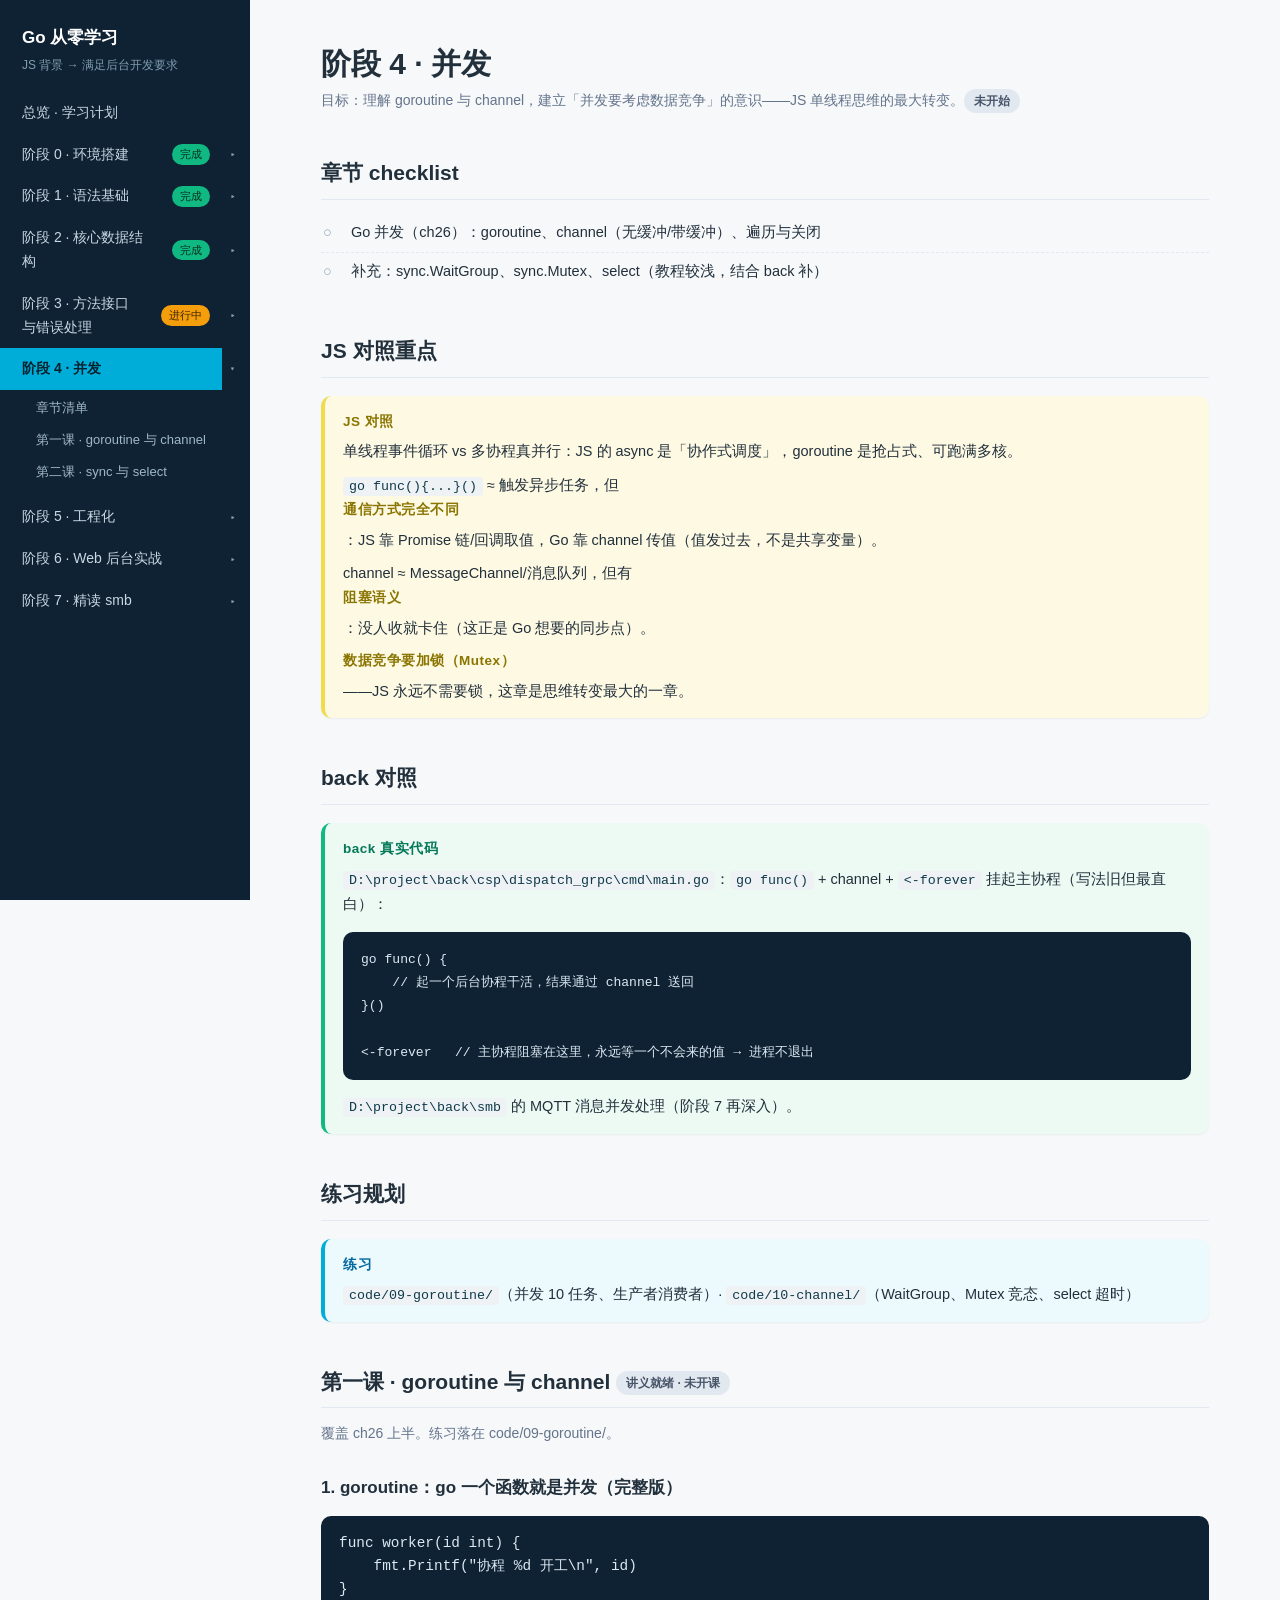
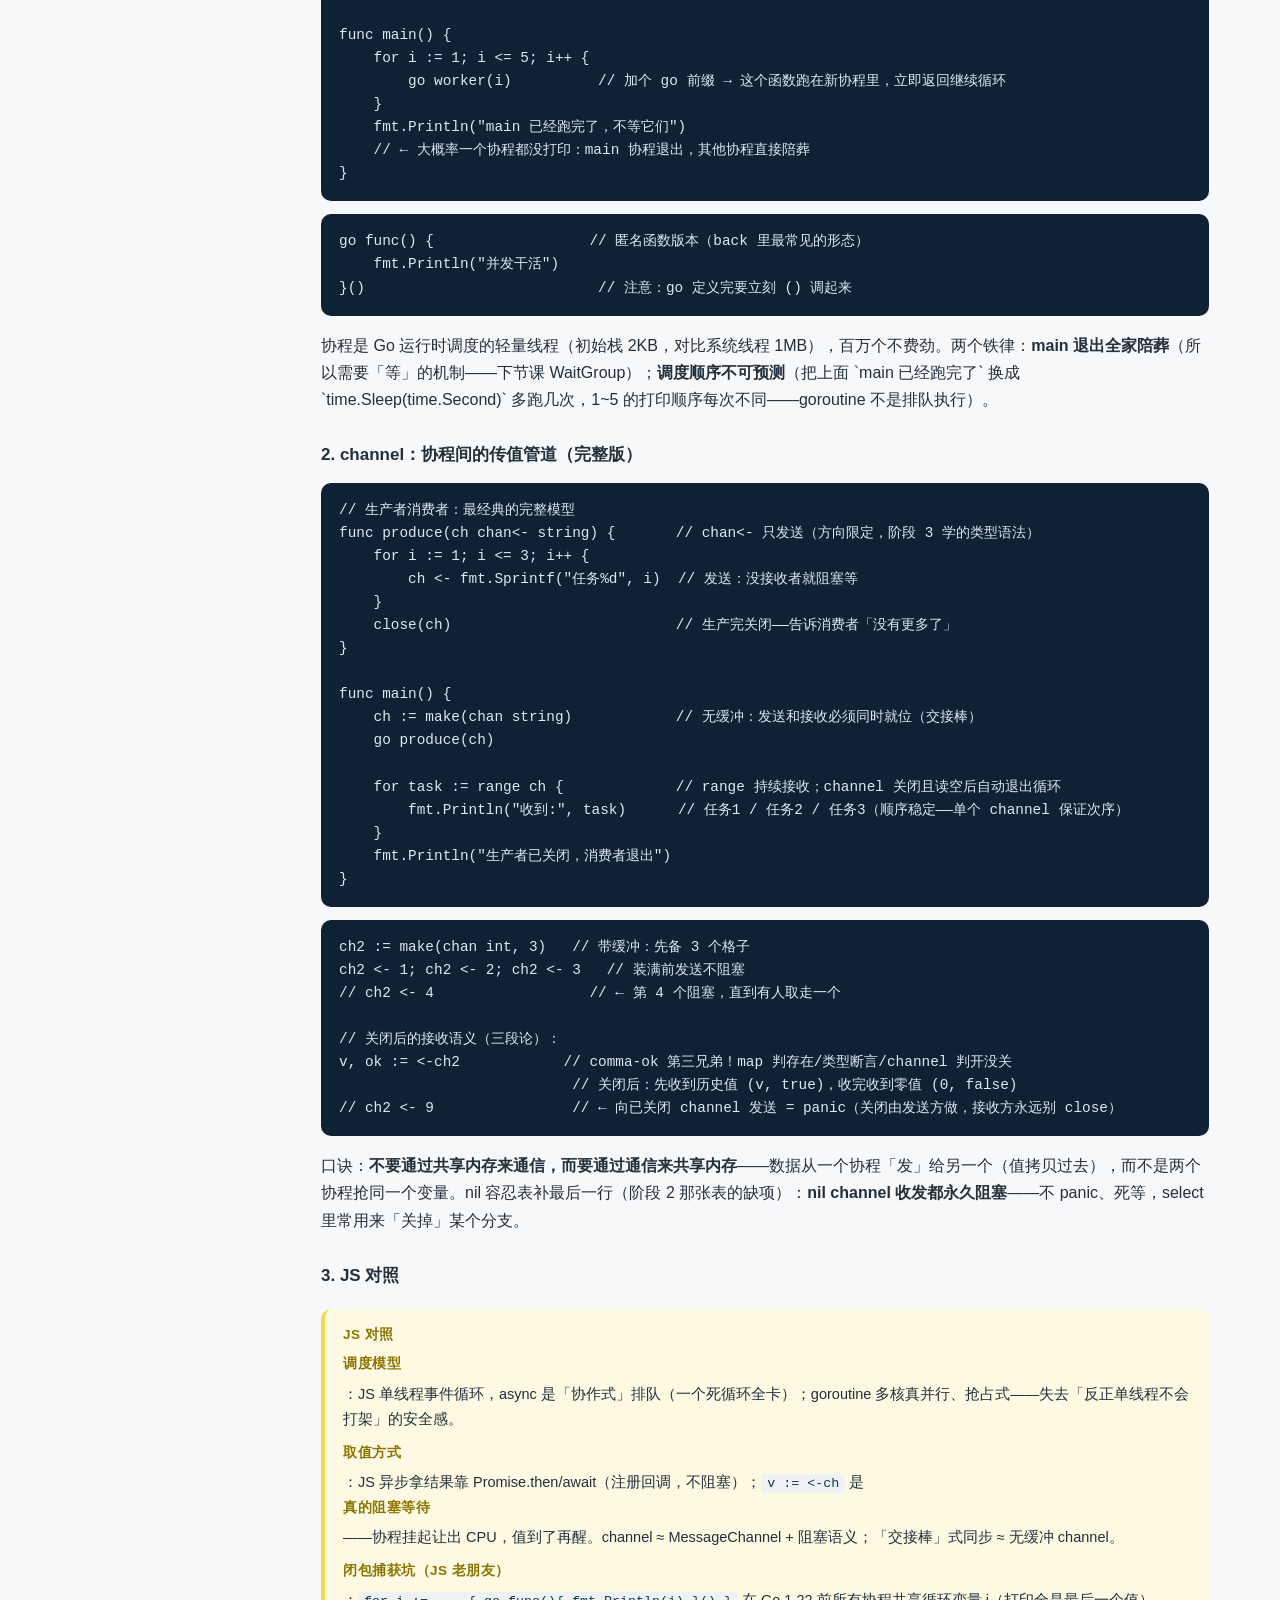
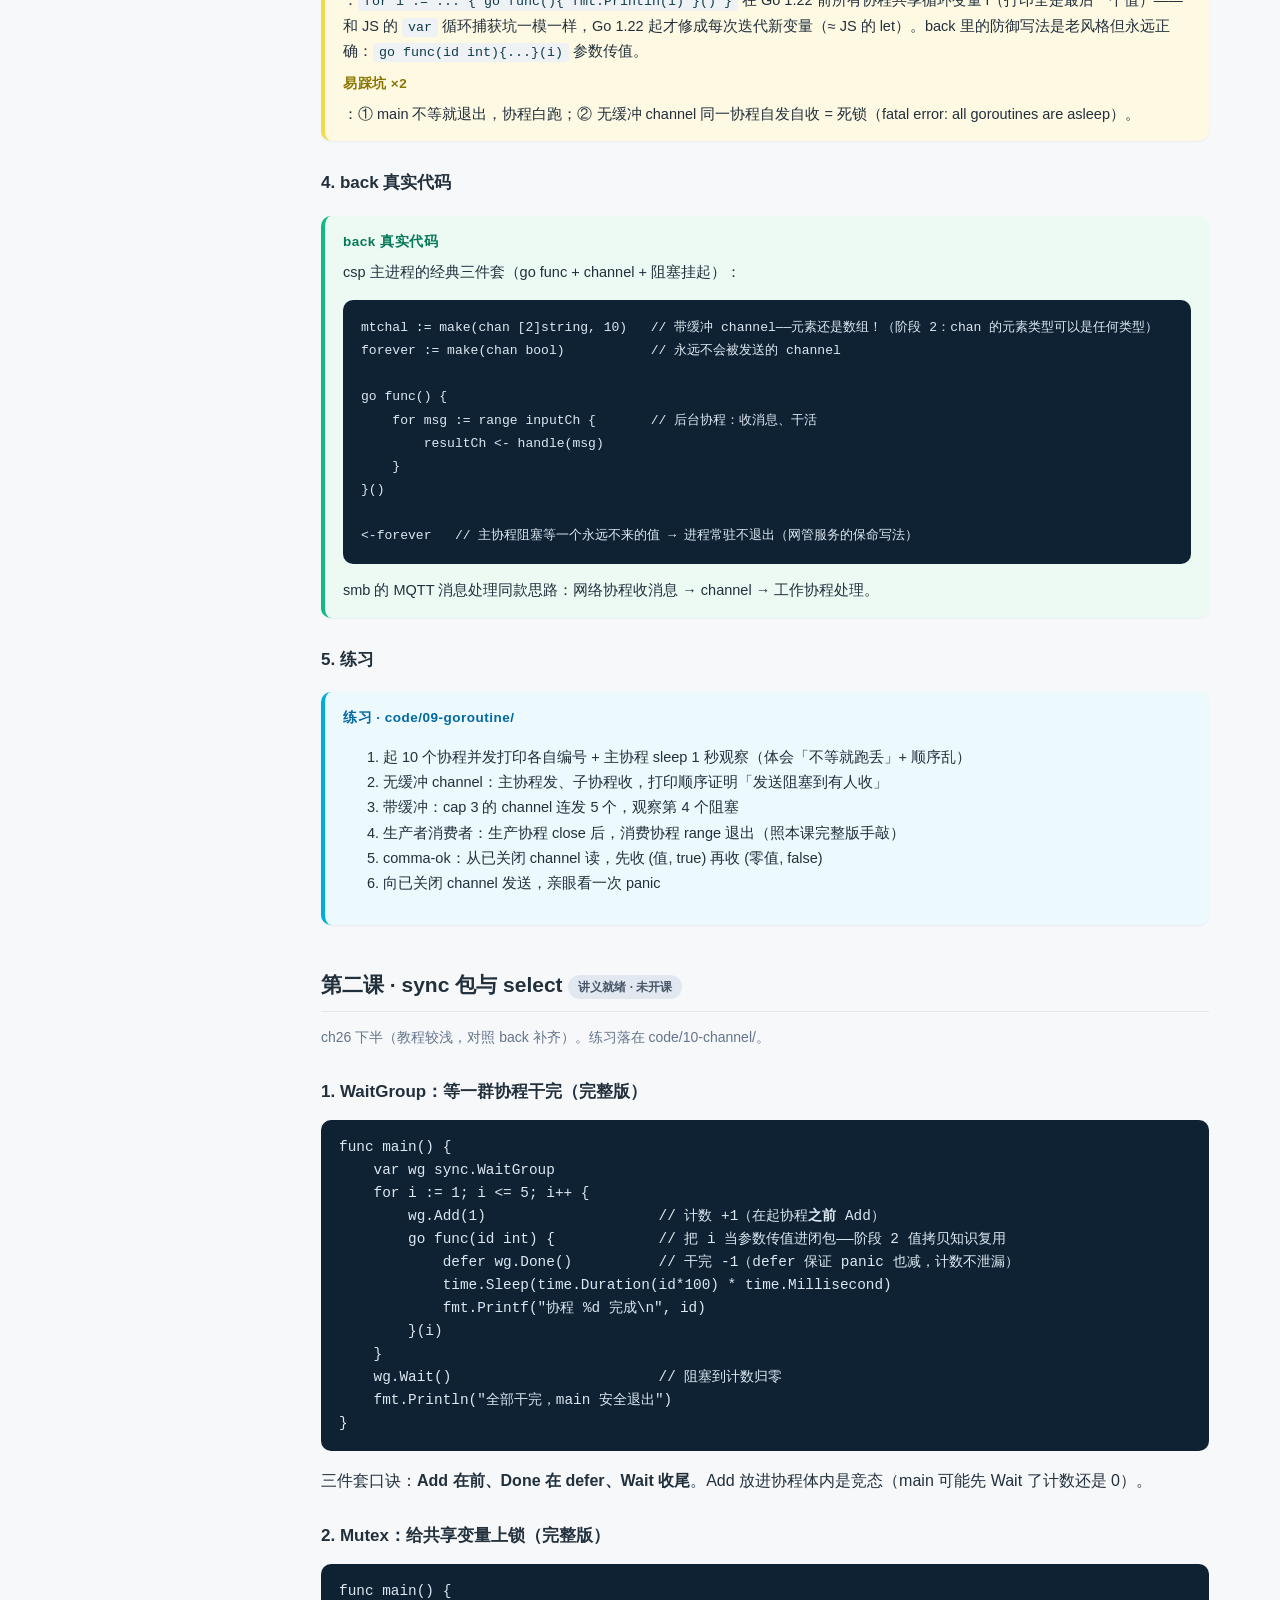
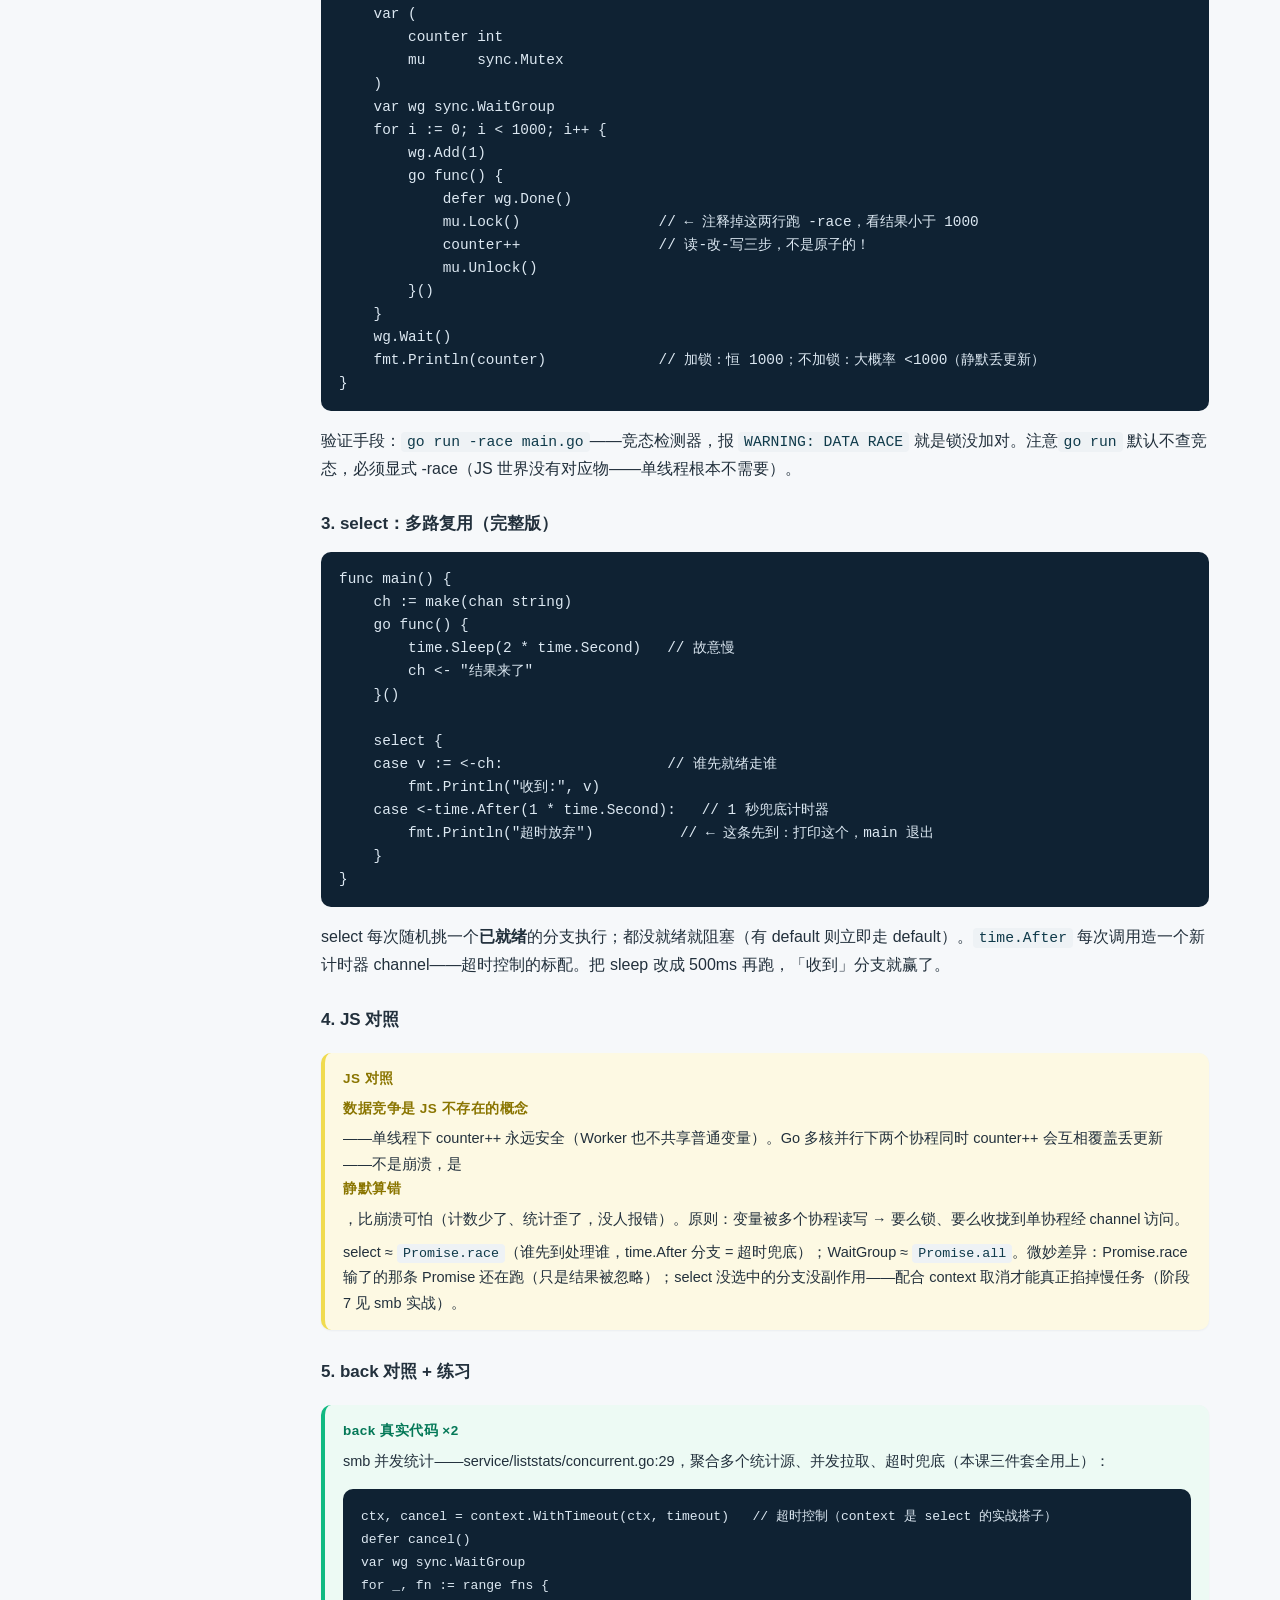
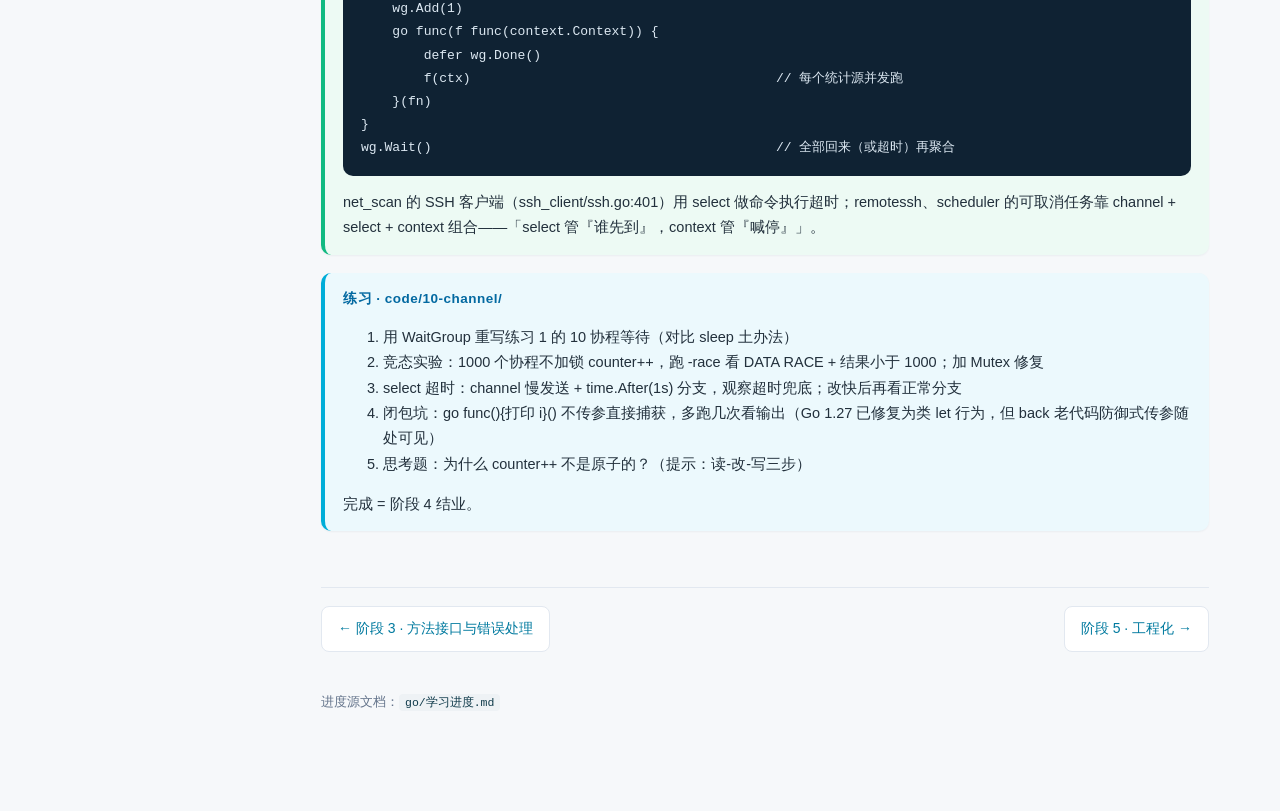
<file: go/site/stage-4.html>
<!DOCTYPE html>
<html lang="zh-CN">
<head>
<meta charset="UTF-8">
<meta name="viewport" content="width=device-width,initial-scale=1">
<title>阶段 4 · 并发 — Go 从零学习</title>
<link rel="stylesheet" href="assets/style.css">
</head>
<body>
<nav class="sidebar">
  <a class="brand" href="index.html">Go 从零学习<span>JS 背景 → 满足后台开发要求</span></a>
  <ol class="nav">
    <li><a href="index.html">总览 · 学习计划</a></li>
    <li><details>
      <summary><a href="stage-0.html">阶段 0 · 环境搭建</a><em class="st done">完成</em></summary>
      <ul class="sub">
        <li><a href="stage-0.html#checklist">章节清单</a></li>
        <li><a href="stage-0.html#trouble">排障实录</a></li>
      </ul>
    </details></li>
    <li><details>
      <summary><a href="stage-1.html">阶段 1 · 语法基础</a><em class="st done">完成</em></summary>
      <ul class="sub">
        <li><a href="stage-1.html#checklist">章节清单</a></li>
        <li><a href="stage-1.html#l1">第一课 · 变量与类型</a></li>
        <li><a href="stage-1.html#l2">第二课 · 常量与运算符</a></li>
        <li><a href="stage-1.html#supp">补充 · 条件循环函数</a></li>
      </ul>
    </details></li>
    <li><details>
      <summary><a href="stage-2.html">阶段 2 · 核心数据结构</a><em class="st done">完成</em></summary>
      <ul class="sub">
        <li><a href="stage-2.html#checklist">章节清单</a></li>
        <li><a href="stage-2.html#l1">第一课 · 数组与切片</a></li>
        <li><a href="stage-2.html#l2">第二课 · map 与 range</a></li>
        <li><a href="stage-2.html#l3">第三课 · 结构体</a></li>
        <li><a href="stage-2.html#l4">第四课 · 指针与转换</a></li>
      </ul>
    </details></li>
    <li><details>
      <summary><a href="stage-3.html">阶段 3 · 方法接口与错误处理</a><em class="st doing">进行中</em></summary>
      <ul class="sub">
        <li><a href="stage-3.html#checklist">章节清单</a></li>
        <li><a href="stage-3.html#l1">第一课 · 方法与组合</a></li>
        <li><a href="stage-3.html#l2">第二课 · 接口与断言</a></li>
        <li><a href="stage-3.html#l3">第三课 · 错误处理</a></li>
        <li><a href="stage-3.html#l4">第四课 · 泛型·递归·正则</a></li>
      </ul>
    </details></li>
    <li><details open>
      <summary><a class="active" href="stage-4.html">阶段 4 · 并发</a></summary>
      <ul class="sub">
        <li><a href="stage-4.html#checklist">章节清单</a></li>
        <li><a href="stage-4.html#l1">第一课 · goroutine 与 channel</a></li>
        <li><a href="stage-4.html#l2">第二课 · sync 与 select</a></li>
      </ul>
    </details></li>
    <li><details>
      <summary><a href="stage-5.html">阶段 5 · 工程化</a></summary>
      <ul class="sub">
        <li><a href="stage-5.html#checklist">章节清单</a></li>
        <li><a href="stage-5.html#l1">第一课 · 包·模块·文件</a></li>
        <li><a href="stage-5.html#l2">第二课 · 单元测试</a></li>
      </ul>
    </details></li>
    <li><details>
      <summary><a href="stage-6.html">阶段 6 · Web 后台实战</a></summary>
      <ul class="sub">
        <li><a href="stage-6.html#checklist">章节清单</a></li>
        <li><a href="stage-6.html#l1">第一课 · net/http 裸写</a></li>
        <li><a href="stage-6.html#l2">第二课 · gin 框架</a></li>
        <li><a href="stage-6.html#l3">第三课 · gorm ORM</a></li>
        <li><a href="stage-6.html#l4">第四课 · 分层与毕业作品</a></li>
      </ul>
    </details></li>
    <li><details>
      <summary><a href="stage-7.html">阶段 7 · 精读 smb</a></summary>
      <ul class="sub">
        <li><a href="stage-7.html#checklist">章节清单</a></li>
        <li><a href="stage-7.html#l1">第一课 · fx 依赖注入</a></li>
        <li><a href="stage-7.html#l2">第二课 · 泛型仓储精读</a></li>
        <li><a href="stage-7.html#l3">第三课 · casbin 与 MQTT</a></li>
        <li><a href="stage-7.html#l4">第四课 · 毕业精读</a></li>
      </ul>
    </details></li>
  </ol>
</nav>
<main>
  <h1>阶段 4 · 并发</h1>
  <p class="sub">目标：理解 goroutine 与 channel，建立「并发要考虑数据竞争」的意识——JS 单线程思维的最大转变。<span class="chip todo">未开始</span></p>

  <h2 id="checklist">章节 checklist</h2>
  <ul class="tasks">
    <li class="todo">Go 并发（ch26）：goroutine、channel（无缓冲/带缓冲）、遍历与关闭</li>
    <li class="todo">补充：sync.WaitGroup、sync.Mutex、select（教程较浅，结合 back 补）</li>
  </ul>

  <h2>JS 对照重点</h2>
  <div class="callout js">
    <b>JS 对照</b>
    <p>单线程事件循环 vs 多协程真并行：JS 的 async 是「协作式调度」，goroutine 是抢占式、可跑满多核。</p>
    <p><code>go func(){...}()</code> ≈ 触发异步任务，但<b>通信方式完全不同</b>：JS 靠 Promise 链/回调取值，Go 靠 channel 传值（值发过去，不是共享变量）。</p>
    <p>channel ≈ MessageChannel/消息队列，但有<b>阻塞语义</b>：没人收就卡住（这正是 Go 想要的同步点）。</p>
    <p><b>数据竞争要加锁（Mutex）</b>——JS 永远不需要锁，这章是思维转变最大的一章。</p>
  </div>

  <h2>back 对照</h2>
  <div class="callout back">
    <b>back 真实代码</b>
    <p><code>D:\project\back\csp\dispatch_grpc\cmd\main.go</code>：<code>go func()</code> + channel + <code>&lt;-forever</code> 挂起主协程（写法旧但最直白）：</p>
    <pre><code>go func() {
    // 起一个后台协程干活，结果通过 channel 送回
}()

&lt;-forever   // 主协程阻塞在这里，永远等一个不会来的值 → 进程不退出</code></pre>
    <p><code>D:\project\back\smb</code> 的 MQTT 消息并发处理（阶段 7 再深入）。</p>
  </div>

  <h2>练习规划</h2>
  <div class="callout ex">
    <b>练习</b>
    <p><code>code/09-goroutine/</code>（并发 10 任务、生产者消费者）· <code>code/10-channel/</code>（WaitGroup、Mutex 竞态、select 超时）</p>
  </div>

  <h2 id="l1">第一课 · goroutine 与 channel <span class="chip todo">讲义就绪 · 未开课</span></h2>
  <p class="sub">覆盖 ch26 上半。练习落在 code/09-goroutine/。</p>

  <h3>1. goroutine：go 一个函数就是并发（完整版）</h3>
  <pre><code>func worker(id int) {
    fmt.Printf("协程 %d 开工\n", id)
}

func main() {
    for i := 1; i &lt;= 5; i++ {
        go worker(i)          // 加个 go 前缀 → 这个函数跑在新协程里，立即返回继续循环
    }
    fmt.Println("main 已经跑完了，不等它们")
    // ← 大概率一个协程都没打印：main 协程退出，其他协程直接陪葬
}</code></pre>
  <pre><code>go func() {                  // 匿名函数版本（back 里最常见的形态）
    fmt.Println("并发干活")
}()                           // 注意：go 定义完要立刻 () 调起来</code></pre>
  <p>协程是 Go 运行时调度的轻量线程（初始栈 2KB，对比系统线程 1MB），百万个不费劲。两个铁律：<b>main 退出全家陪葬</b>（所以需要「等」的机制——下节课 WaitGroup）；<b>调度顺序不可预测</b>（把上面 `main 已经跑完了` 换成 `time.Sleep(time.Second)` 多跑几次，1~5 的打印顺序每次不同——goroutine 不是排队执行）。</p>

  <h3>2. channel：协程间的传值管道（完整版）</h3>
  <pre><code>// 生产者消费者：最经典的完整模型
func produce(ch chan&lt;- string) {       // chan&lt;- 只发送（方向限定，阶段 3 学的类型语法）
    for i := 1; i &lt;= 3; i++ {
        ch &lt;- fmt.Sprintf("任务%d", i)  // 发送：没接收者就阻塞等
    }
    close(ch)                          // 生产完关闭——告诉消费者「没有更多了」
}

func main() {
    ch := make(chan string)            // 无缓冲：发送和接收必须同时就位（交接棒）
    go produce(ch)

    for task := range ch {             // range 持续接收；channel 关闭且读空后自动退出循环
        fmt.Println("收到:", task)      // 任务1 / 任务2 / 任务3（顺序稳定——单个 channel 保证次序）
    }
    fmt.Println("生产者已关闭，消费者退出")
}</code></pre>
  <pre><code>ch2 := make(chan int, 3)   // 带缓冲：先备 3 个格子
ch2 &lt;- 1; ch2 &lt;- 2; ch2 &lt;- 3   // 装满前发送不阻塞
// ch2 &lt;- 4                  // ← 第 4 个阻塞，直到有人取走一个

// 关闭后的接收语义（三段论）：
v, ok := &lt;-ch2            // comma-ok 第三兄弟！map 判存在/类型断言/channel 判开没关
                           // 关闭后：先收到历史值 (v, true)，收完收到零值 (0, false)
// ch2 &lt;- 9                // ← 向已关闭 channel 发送 = panic（关闭由发送方做，接收方永远别 close）</code></pre>
  <p>口诀：<b>不要通过共享内存来通信，而要通过通信来共享内存</b>——数据从一个协程「发」给另一个（值拷贝过去），而不是两个协程抢同一个变量。nil 容忍表补最后一行（阶段 2 那张表的缺项）：<b>nil channel 收发都永久阻塞</b>——不 panic、死等，select 里常用来「关掉」某个分支。</p>

  <h3>3. JS 对照</h3>
  <div class="callout js">
    <b>JS 对照</b>
    <p><b>调度模型</b>：JS 单线程事件循环，async 是「协作式」排队（一个死循环全卡）；goroutine 多核真并行、抢占式——失去「反正单线程不会打架」的安全感。</p>
    <p><b>取值方式</b>：JS 异步拿结果靠 Promise.then/await（注册回调，不阻塞）；<code>v := &lt;-ch</code> 是<b>真的阻塞等待</b>——协程挂起让出 CPU，值到了再醒。channel ≈ MessageChannel + 阻塞语义；「交接棒」式同步 ≈ 无缓冲 channel。</p>
    <p><b>闭包捕获坑（JS 老朋友）</b>：<code>for i := ... { go func(){ fmt.Println(i) }() }</code> 在 Go 1.22 前所有协程共享循环变量 i（打印全是最后一个值）——和 JS 的 <code>var</code> 循环捕获坑一模一样，Go 1.22 起才修成每次迭代新变量（≈ JS 的 let）。back 里的防御写法是老风格但永远正确：<code>go func(id int){...}(i)</code> 参数传值。</p>
    <p><b>易踩坑 ×2</b>：① main 不等就退出，协程白跑；② 无缓冲 channel 同一协程自发自收 = 死锁（fatal error: all goroutines are asleep）。</p>
  </div>

  <h3>4. back 真实代码</h3>
  <div class="callout back">
    <b>back 真实代码</b>
    <p>csp 主进程的经典三件套（go func + channel + 阻塞挂起）：</p>
    <pre><code>mtchal := make(chan [2]string, 10)   // 带缓冲 channel——元素还是数组！（阶段 2：chan 的元素类型可以是任何类型）
forever := make(chan bool)           // 永远不会被发送的 channel

go func() {
    for msg := range inputCh {       // 后台协程：收消息、干活
        resultCh &lt;- handle(msg)
    }
}()

&lt;-forever   // 主协程阻塞等一个永远不来的值 → 进程常驻不退出（网管服务的保命写法）</code></pre>
    <p>smb 的 MQTT 消息处理同款思路：网络协程收消息 → channel → 工作协程处理。</p>
  </div>

  <h3>5. 练习</h3>
  <div class="callout ex">
    <b>练习 · code/09-goroutine/</b>
    <ol>
      <li>起 10 个协程并发打印各自编号 + 主协程 sleep 1 秒观察（体会「不等就跑丢」+ 顺序乱）</li>
      <li>无缓冲 channel：主协程发、子协程收，打印顺序证明「发送阻塞到有人收」</li>
      <li>带缓冲：cap 3 的 channel 连发 5 个，观察第 4 个阻塞</li>
      <li>生产者消费者：生产协程 close 后，消费协程 range 退出（照本课完整版手敲）</li>
      <li>comma-ok：从已关闭 channel 读，先收 (值, true) 再收 (零值, false)</li>
      <li>向已关闭 channel 发送，亲眼看一次 panic</li>
    </ol>
  </div>

  <h2 id="l2">第二课 · sync 包与 select <span class="chip todo">讲义就绪 · 未开课</span></h2>
  <p class="sub">ch26 下半（教程较浅，对照 back 补齐）。练习落在 code/10-channel/。</p>

  <h3>1. WaitGroup：等一群协程干完（完整版）</h3>
  <pre><code>func main() {
    var wg sync.WaitGroup
    for i := 1; i &lt;= 5; i++ {
        wg.Add(1)                    // 计数 +1（在起协程<b>之前</b> Add）
        go func(id int) {            // 把 i 当参数传值进闭包——阶段 2 值拷贝知识复用
            defer wg.Done()          // 干完 -1（defer 保证 panic 也减，计数不泄漏）
            time.Sleep(time.Duration(id*100) * time.Millisecond)
            fmt.Printf("协程 %d 完成\n", id)
        }(i)
    }
    wg.Wait()                        // 阻塞到计数归零
    fmt.Println("全部干完，main 安全退出")
}</code></pre>
  <p>三件套口诀：<b>Add 在前、Done 在 defer、Wait 收尾</b>。Add 放进协程体内是竞态（main 可能先 Wait 了计数还是 0）。</p>

  <h3>2. Mutex：给共享变量上锁（完整版）</h3>
  <pre><code>func main() {
    var (
        counter int
        mu      sync.Mutex
    )
    var wg sync.WaitGroup
    for i := 0; i &lt; 1000; i++ {
        wg.Add(1)
        go func() {
            defer wg.Done()
            mu.Lock()                // ← 注释掉这两行跑 -race，看结果小于 1000
            counter++                // 读-改-写三步，不是原子的！
            mu.Unlock()
        }()
    }
    wg.Wait()
    fmt.Println(counter)             // 加锁：恒 1000；不加锁：大概率 &lt;1000（静默丢更新）
}</code></pre>
  <p>验证手段：<code>go run -race main.go</code>——竞态检测器，报 <code>WARNING: DATA RACE</code> 就是锁没加对。注意<code>go run</code> 默认不查竞态，必须显式 -race（JS 世界没有对应物——单线程根本不需要）。</p>

  <h3>3. select：多路复用（完整版）</h3>
  <pre><code>func main() {
    ch := make(chan string)
    go func() {
        time.Sleep(2 * time.Second)   // 故意慢
        ch &lt;- "结果来了"
    }()

    select {
    case v := &lt;-ch:                   // 谁先就绪走谁
        fmt.Println("收到:", v)
    case &lt;-time.After(1 * time.Second):   // 1 秒兜底计时器
        fmt.Println("超时放弃")          // ← 这条先到：打印这个，main 退出
    }
}</code></pre>
  <p>select 每次随机挑一个<b>已就绪</b>的分支执行；都没就绪就阻塞（有 default 则立即走 default）。<code>time.After</code> 每次调用造一个新计时器 channel——超时控制的标配。把 sleep 改成 500ms 再跑，「收到」分支就赢了。</p>

  <h3>4. JS 对照</h3>
  <div class="callout js">
    <b>JS 对照</b>
    <p><b>数据竞争是 JS 不存在的概念</b>——单线程下 counter++ 永远安全（Worker 也不共享普通变量）。Go 多核并行下两个协程同时 counter++ 会互相覆盖丢更新——不是崩溃，是<b>静默算错</b>，比崩溃可怕（计数少了、统计歪了，没人报错）。原则：变量被多个协程读写 → 要么锁、要么收拢到单协程经 channel 访问。</p>
    <p>select ≈ <code>Promise.race</code>（谁先到处理谁，time.After 分支 = 超时兜底）；WaitGroup ≈ <code>Promise.all</code>。微妙差异：Promise.race 输了的那条 Promise 还在跑（只是结果被忽略）；select 没选中的分支没副作用——配合 context 取消才能真正掐掉慢任务（阶段 7 见 smb 实战）。</p>
  </div>

  <h3>5. back 对照 + 练习</h3>
  <div class="callout back">
    <b>back 真实代码 ×2</b>
    <p>smb 并发统计——service/liststats/concurrent.go:29，聚合多个统计源、并发拉取、超时兜底（本课三件套全用上）：</p>
    <pre><code>ctx, cancel = context.WithTimeout(ctx, timeout)   // 超时控制（context 是 select 的实战搭子）
defer cancel()
var wg sync.WaitGroup
for _, fn := range fns {
    wg.Add(1)
    go func(f func(context.Context)) {
        defer wg.Done()
        f(ctx)                                       // 每个统计源并发跑
    }(fn)
}
wg.Wait()                                            // 全部回来（或超时）再聚合</code></pre>
    <p>net_scan 的 SSH 客户端（ssh_client/ssh.go:401）用 select 做命令执行超时；remotessh、scheduler 的可取消任务靠 channel + select + context 组合——「select 管『谁先到』，context 管『喊停』」。</p>
  </div>
  <div class="callout ex">
    <b>练习 · code/10-channel/</b>
    <ol>
      <li>用 WaitGroup 重写练习 1 的 10 协程等待（对比 sleep 土办法）</li>
      <li>竞态实验：1000 个协程不加锁 counter++，跑 -race 看 DATA RACE + 结果小于 1000；加 Mutex 修复</li>
      <li>select 超时：channel 慢发送 + time.After(1s) 分支，观察超时兜底；改快后再看正常分支</li>
      <li>闭包坑：go func(){打印 i}() 不传参直接捕获，多跑几次看输出（Go 1.27 已修复为类 let 行为，但 back 老代码防御式传参随处可见）</li>
      <li>思考题：为什么 counter++ 不是原子的？（提示：读-改-写三步）</li>
    </ol>
    <p>完成 = 阶段 4 结业。</p>
  </div>

  <div class="pager"><a href="stage-3.html">← 阶段 3 · 方法接口与错误处理</a><a href="stage-5.html">阶段 5 · 工程化 →</a></div>
  <footer class="colophon">进度源文档：<code>go/学习进度.md</code></footer>
</main>
</body>
</html>
</file>
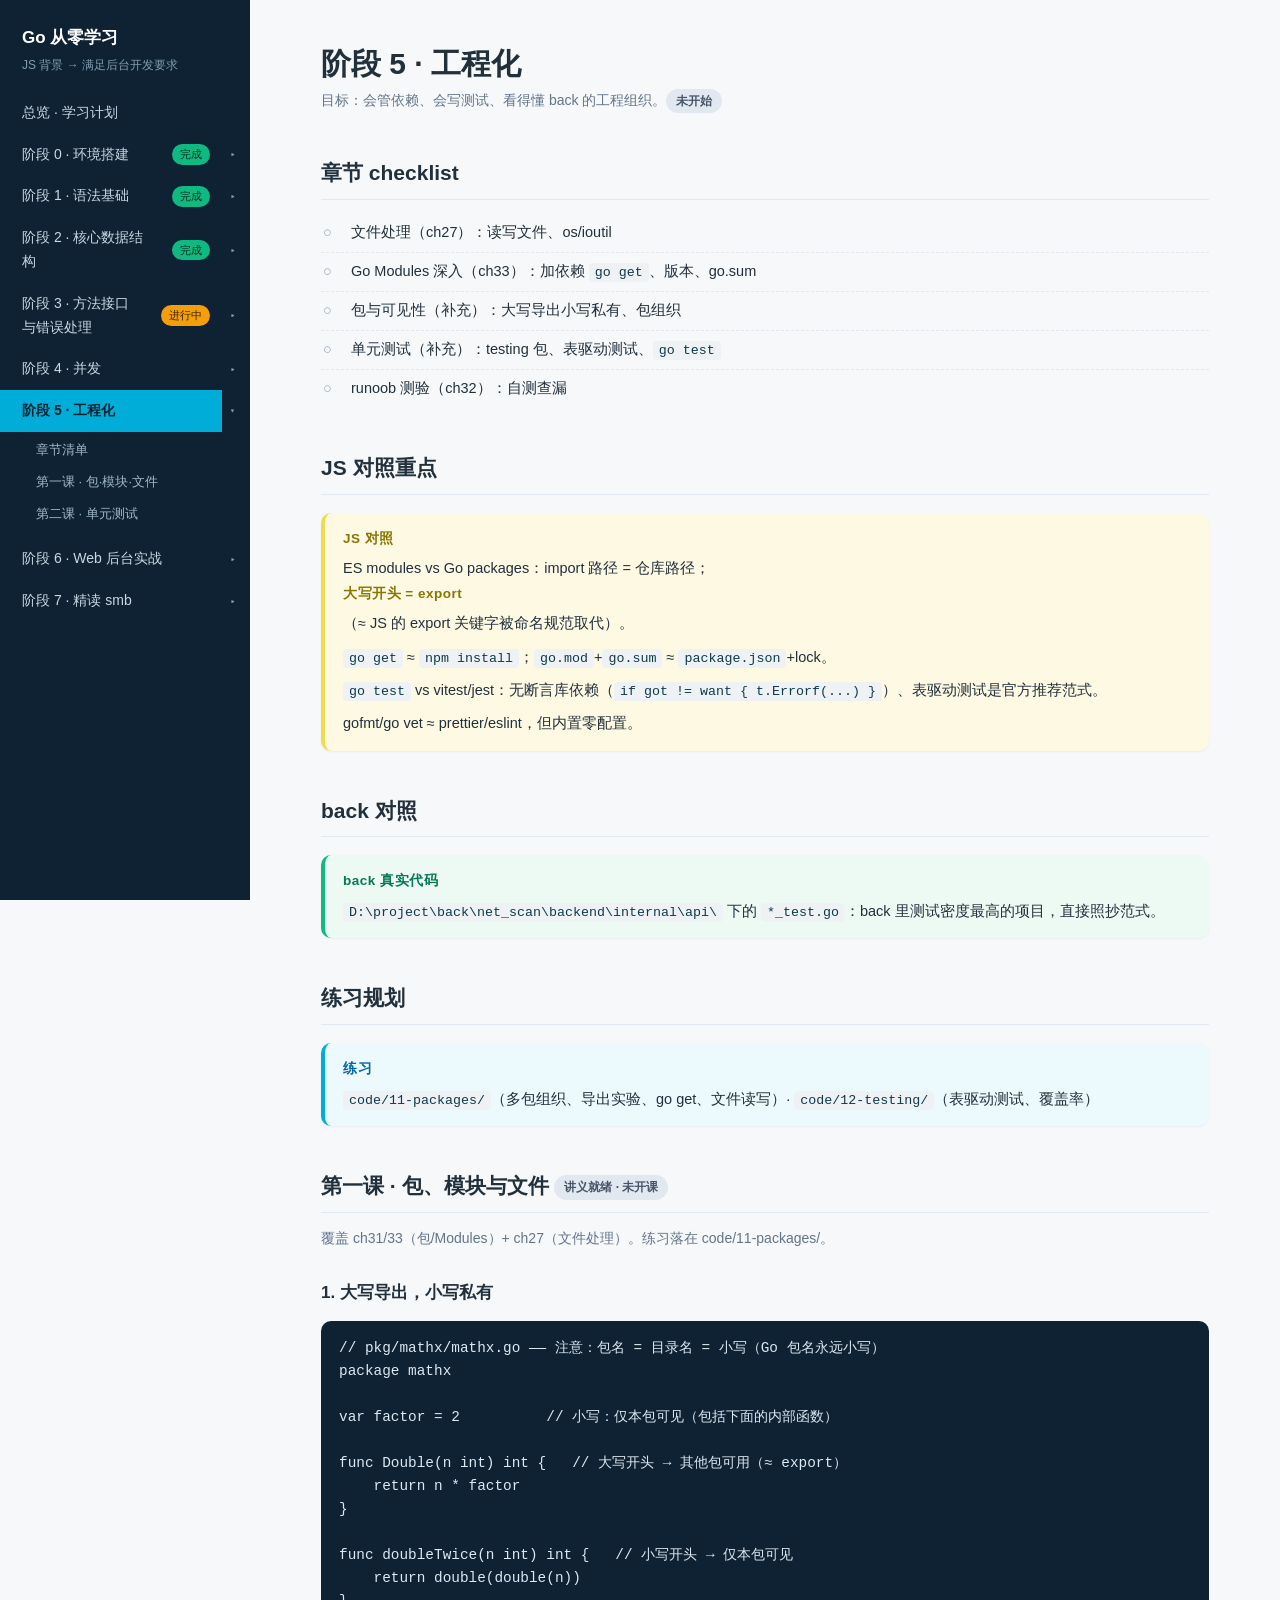
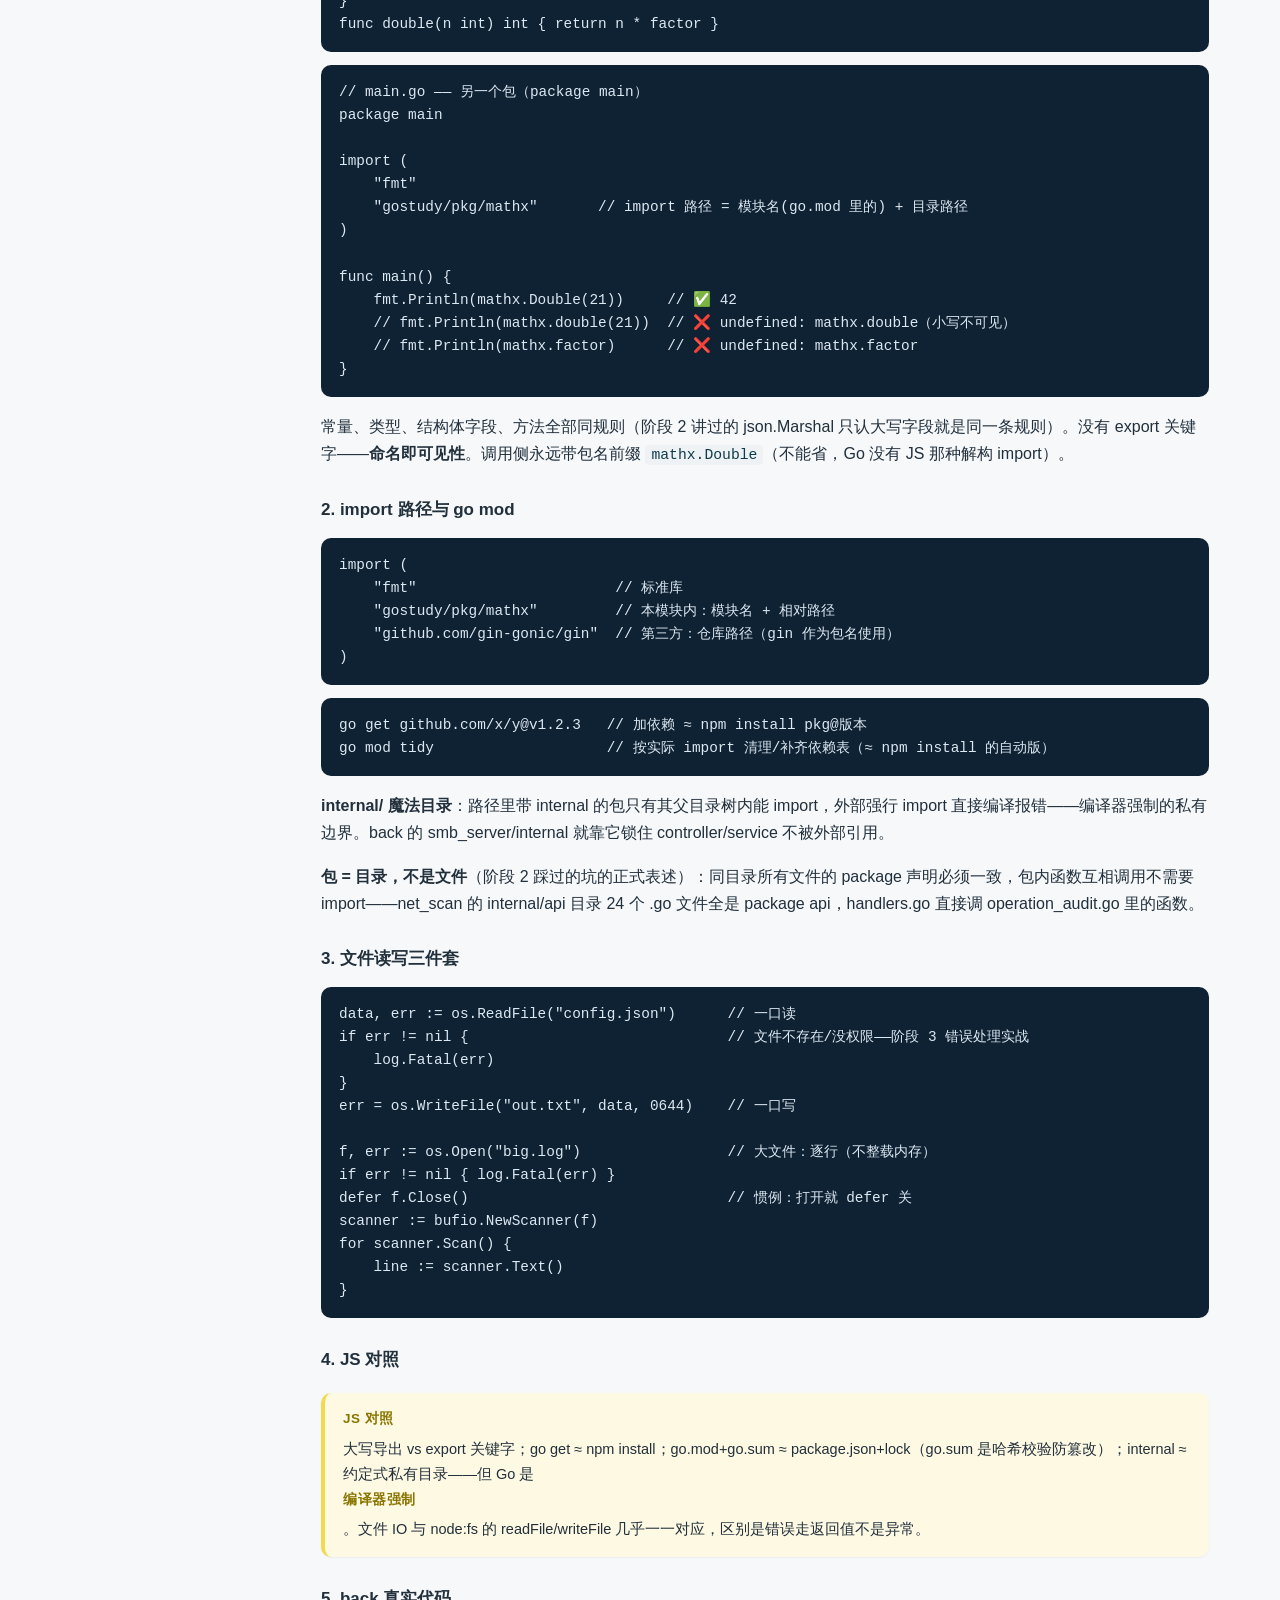
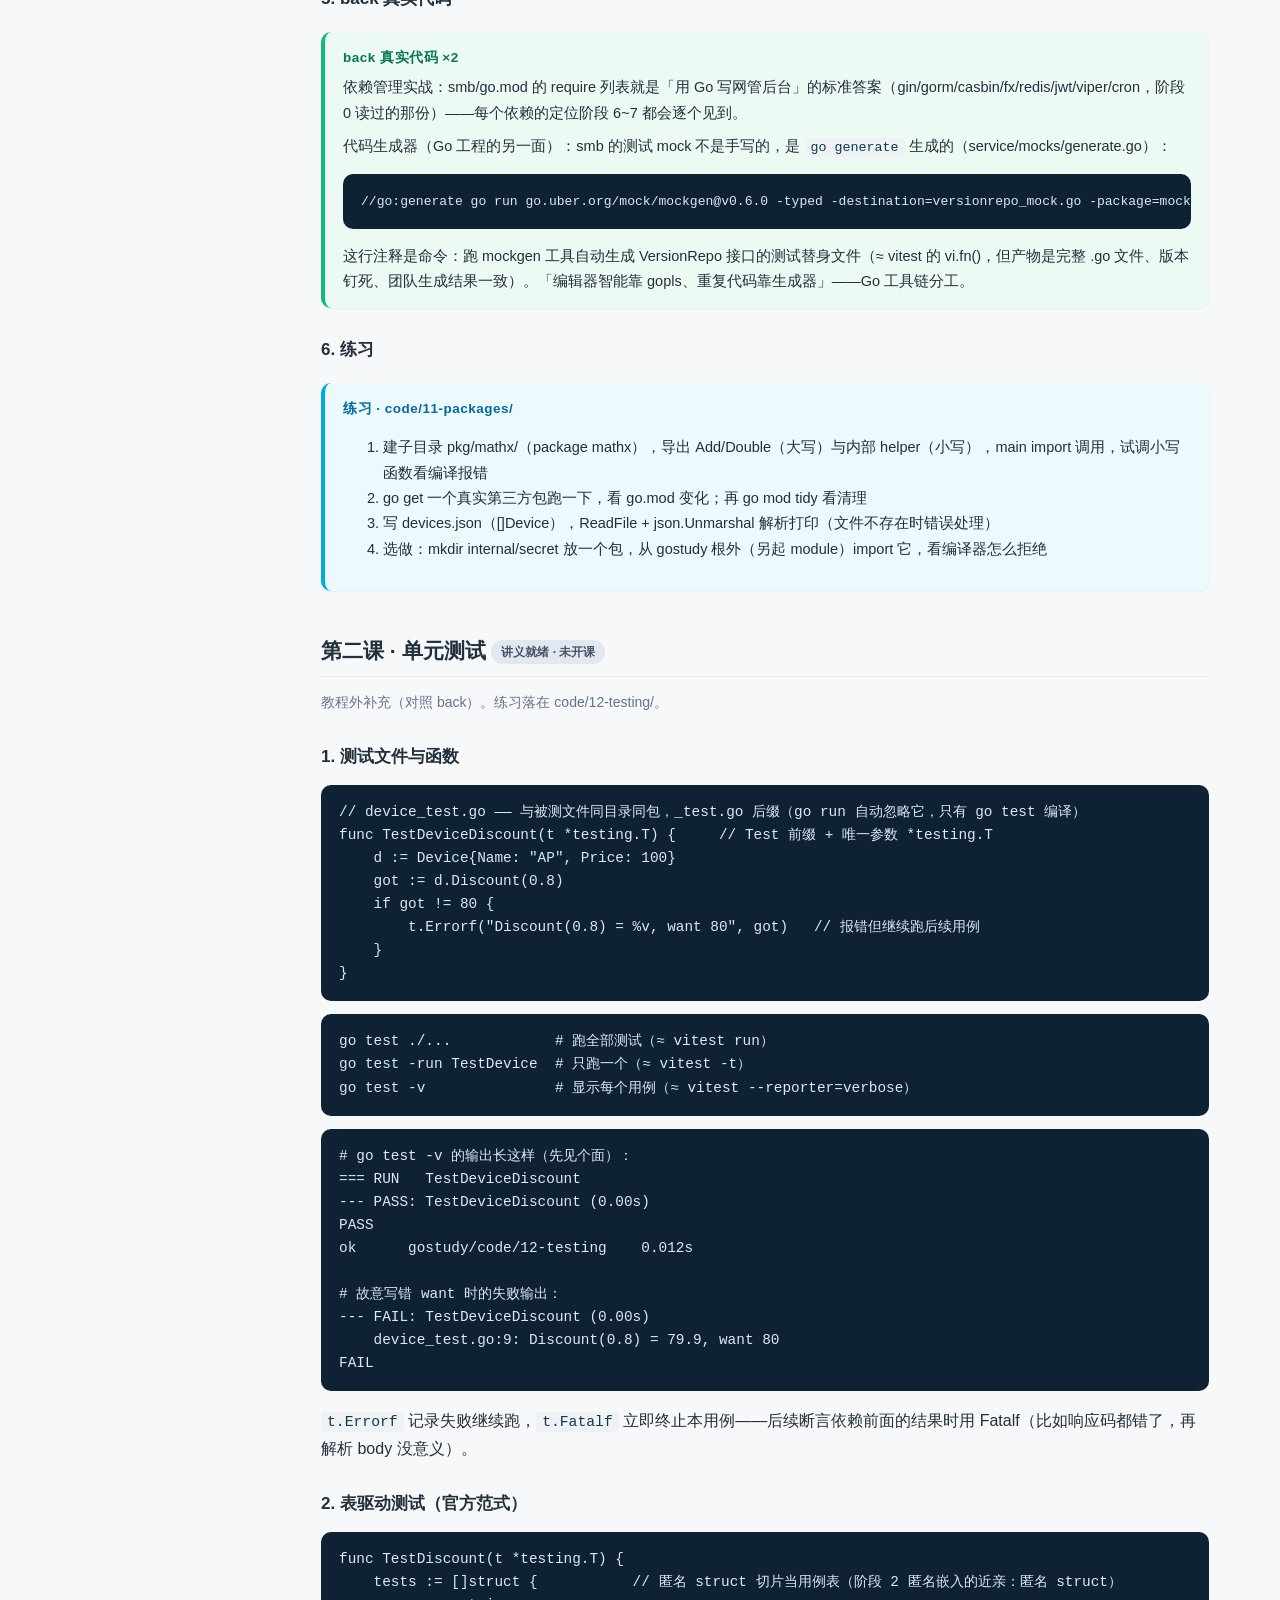
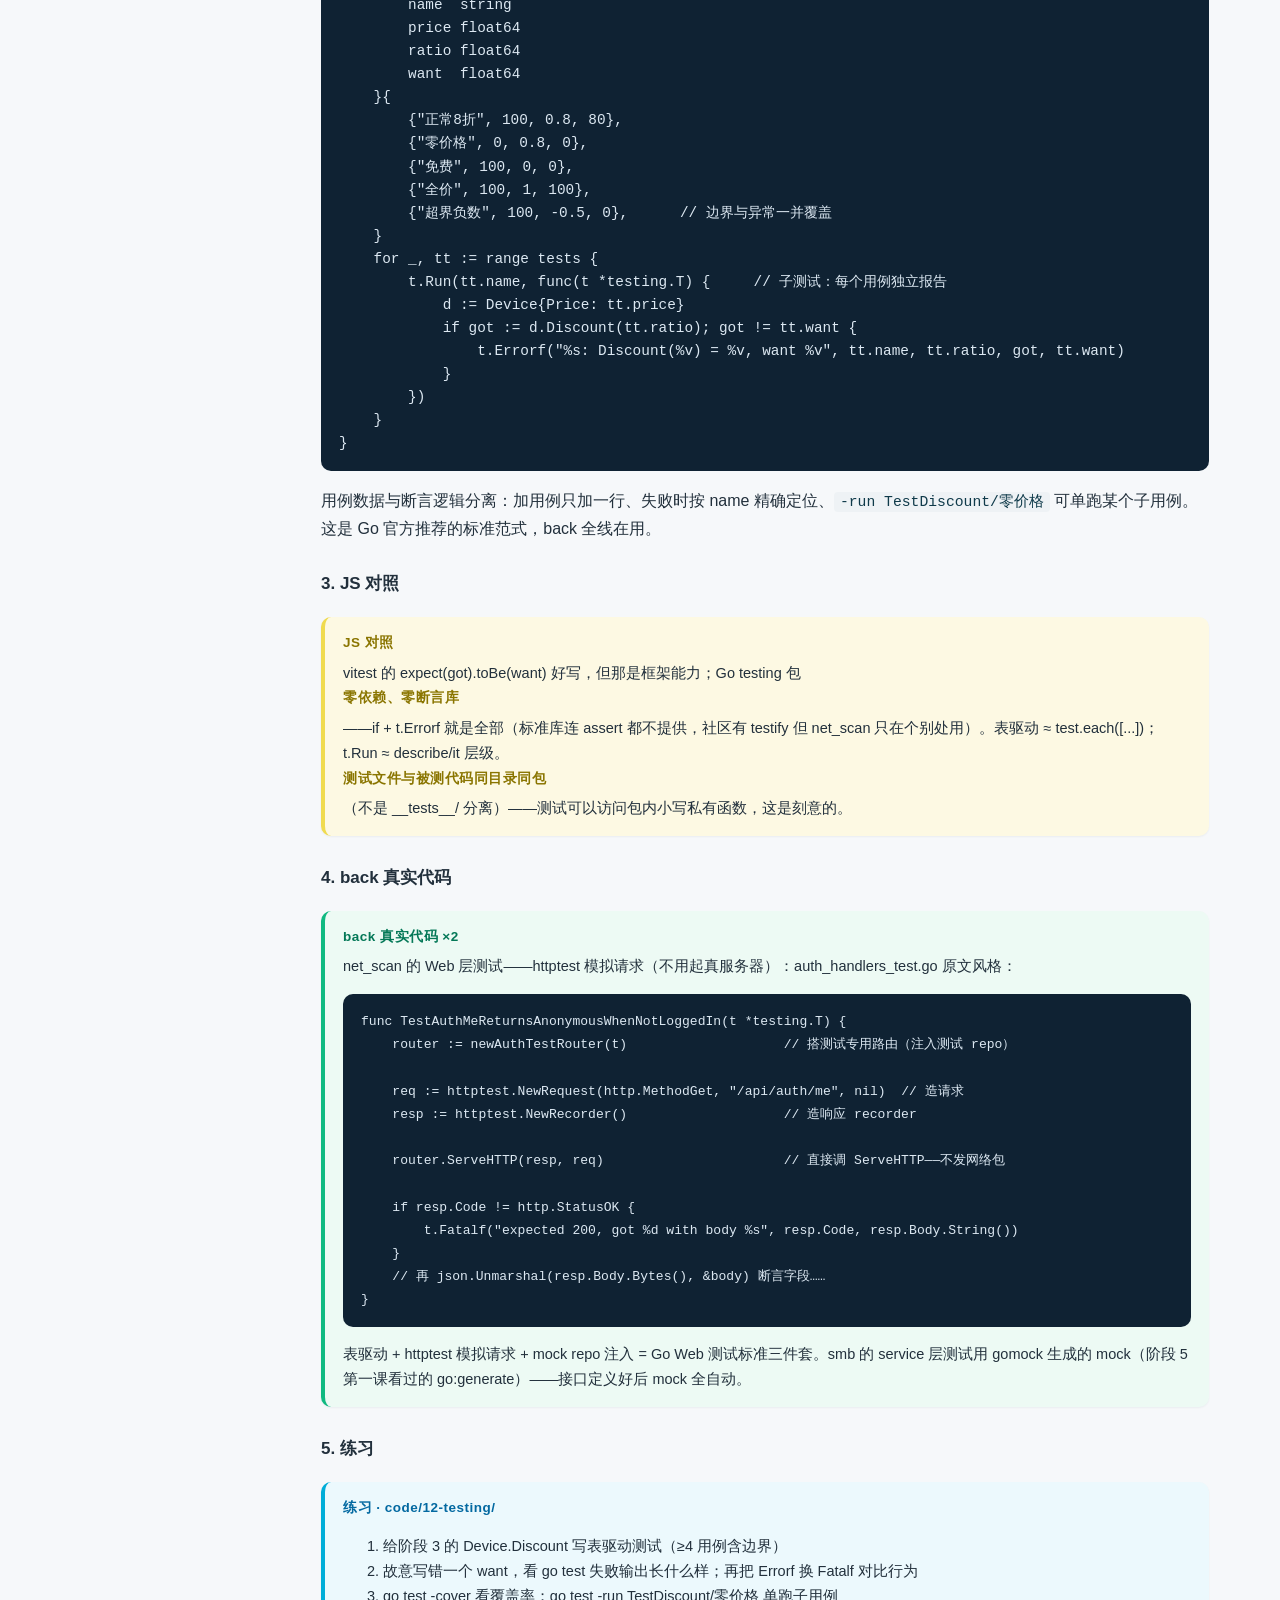
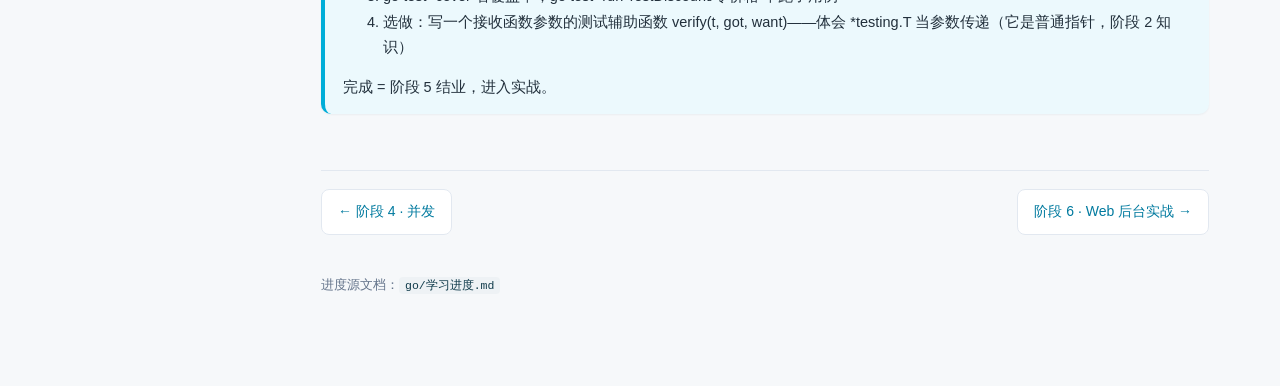
<file: go/site/stage-5.html>
<!DOCTYPE html>
<html lang="zh-CN">
<head>
<meta charset="UTF-8">
<meta name="viewport" content="width=device-width,initial-scale=1">
<title>阶段 5 · 工程化 — Go 从零学习</title>
<link rel="stylesheet" href="assets/style.css">
</head>
<body>
<nav class="sidebar">
  <a class="brand" href="index.html">Go 从零学习<span>JS 背景 → 满足后台开发要求</span></a>
  <ol class="nav">
    <li><a href="index.html">总览 · 学习计划</a></li>
    <li><details>
      <summary><a href="stage-0.html">阶段 0 · 环境搭建</a><em class="st done">完成</em></summary>
      <ul class="sub">
        <li><a href="stage-0.html#checklist">章节清单</a></li>
        <li><a href="stage-0.html#trouble">排障实录</a></li>
      </ul>
    </details></li>
    <li><details>
      <summary><a href="stage-1.html">阶段 1 · 语法基础</a><em class="st done">完成</em></summary>
      <ul class="sub">
        <li><a href="stage-1.html#checklist">章节清单</a></li>
        <li><a href="stage-1.html#l1">第一课 · 变量与类型</a></li>
        <li><a href="stage-1.html#l2">第二课 · 常量与运算符</a></li>
        <li><a href="stage-1.html#supp">补充 · 条件循环函数</a></li>
      </ul>
    </details></li>
    <li><details>
      <summary><a href="stage-2.html">阶段 2 · 核心数据结构</a><em class="st done">完成</em></summary>
      <ul class="sub">
        <li><a href="stage-2.html#checklist">章节清单</a></li>
        <li><a href="stage-2.html#l1">第一课 · 数组与切片</a></li>
        <li><a href="stage-2.html#l2">第二课 · map 与 range</a></li>
        <li><a href="stage-2.html#l3">第三课 · 结构体</a></li>
        <li><a href="stage-2.html#l4">第四课 · 指针与转换</a></li>
      </ul>
    </details></li>
    <li><details>
      <summary><a href="stage-3.html">阶段 3 · 方法接口与错误处理</a><em class="st doing">进行中</em></summary>
      <ul class="sub">
        <li><a href="stage-3.html#checklist">章节清单</a></li>
        <li><a href="stage-3.html#l1">第一课 · 方法与组合</a></li>
        <li><a href="stage-3.html#l2">第二课 · 接口与断言</a></li>
        <li><a href="stage-3.html#l3">第三课 · 错误处理</a></li>
        <li><a href="stage-3.html#l4">第四课 · 泛型·递归·正则</a></li>
      </ul>
    </details></li>
    <li><details>
      <summary><a href="stage-4.html">阶段 4 · 并发</a></summary>
      <ul class="sub">
        <li><a href="stage-4.html#checklist">章节清单</a></li>
        <li><a href="stage-4.html#l1">第一课 · goroutine 与 channel</a></li>
        <li><a href="stage-4.html#l2">第二课 · sync 与 select</a></li>
      </ul>
    </details></li>
    <li><details open>
      <summary><a class="active" href="stage-5.html">阶段 5 · 工程化</a></summary>
      <ul class="sub">
        <li><a href="stage-5.html#checklist">章节清单</a></li>
        <li><a href="stage-5.html#l1">第一课 · 包·模块·文件</a></li>
        <li><a href="stage-5.html#l2">第二课 · 单元测试</a></li>
      </ul>
    </details></li>
    <li><details>
      <summary><a href="stage-6.html">阶段 6 · Web 后台实战</a></summary>
      <ul class="sub">
        <li><a href="stage-6.html#checklist">章节清单</a></li>
        <li><a href="stage-6.html#l1">第一课 · net/http 裸写</a></li>
        <li><a href="stage-6.html#l2">第二课 · gin 框架</a></li>
        <li><a href="stage-6.html#l3">第三课 · gorm ORM</a></li>
        <li><a href="stage-6.html#l4">第四课 · 分层与毕业作品</a></li>
      </ul>
    </details></li>
    <li><details>
      <summary><a href="stage-7.html">阶段 7 · 精读 smb</a></summary>
      <ul class="sub">
        <li><a href="stage-7.html#checklist">章节清单</a></li>
        <li><a href="stage-7.html#l1">第一课 · fx 依赖注入</a></li>
        <li><a href="stage-7.html#l2">第二课 · 泛型仓储精读</a></li>
        <li><a href="stage-7.html#l3">第三课 · casbin 与 MQTT</a></li>
        <li><a href="stage-7.html#l4">第四课 · 毕业精读</a></li>
      </ul>
    </details></li>
  </ol>
</nav>
<main>
  <h1>阶段 5 · 工程化</h1>
  <p class="sub">目标：会管依赖、会写测试、看得懂 back 的工程组织。<span class="chip todo">未开始</span></p>

  <h2 id="checklist">章节 checklist</h2>
  <ul class="tasks">
    <li class="todo">文件处理（ch27）：读写文件、os/ioutil</li>
    <li class="todo">Go Modules 深入（ch33）：加依赖 <code>go get</code>、版本、go.sum</li>
    <li class="todo">包与可见性（补充）：大写导出小写私有、包组织</li>
    <li class="todo">单元测试（补充）：testing 包、表驱动测试、<code>go test</code></li>
    <li class="todo">runoob 测验（ch32）：自测查漏</li>
  </ul>

  <h2>JS 对照重点</h2>
  <div class="callout js">
    <b>JS 对照</b>
    <p>ES modules vs Go packages：import 路径 = 仓库路径；<b>大写开头 = export</b>（≈ JS 的 export 关键字被命名规范取代）。</p>
    <p><code>go get</code> ≈ <code>npm install</code>；<code>go.mod</code>+<code>go.sum</code> ≈ <code>package.json</code>+lock。</p>
    <p><code>go test</code> vs vitest/jest：无断言库依赖（<code>if got != want { t.Errorf(...) }</code>）、表驱动测试是官方推荐范式。</p>
    <p>gofmt/go vet ≈ prettier/eslint，但内置零配置。</p>
  </div>

  <h2>back 对照</h2>
  <div class="callout back">
    <b>back 真实代码</b>
    <p><code>D:\project\back\net_scan\backend\internal\api\</code> 下的 <code>*_test.go</code>：back 里测试密度最高的项目，直接照抄范式。</p>
  </div>

  <h2>练习规划</h2>
  <div class="callout ex">
    <b>练习</b>
    <p><code>code/11-packages/</code>（多包组织、导出实验、go get、文件读写）· <code>code/12-testing/</code>（表驱动测试、覆盖率）</p>
  </div>

  <h2 id="l1">第一课 · 包、模块与文件 <span class="chip todo">讲义就绪 · 未开课</span></h2>
  <p class="sub">覆盖 ch31/33（包/Modules）+ ch27（文件处理）。练习落在 code/11-packages/。</p>

  <h3>1. 大写导出，小写私有</h3>
  <pre><code>// pkg/mathx/mathx.go —— 注意：包名 = 目录名 = 小写（Go 包名永远小写）
package mathx

var factor = 2          // 小写：仅本包可见（包括下面的内部函数）

func Double(n int) int {   // 大写开头 → 其他包可用（≈ export）
    return n * factor
}

func doubleTwice(n int) int {   // 小写开头 → 仅本包可见
    return double(double(n))
}
func double(n int) int { return n * factor }</code></pre>
  <pre><code>// main.go —— 另一个包（package main）
package main

import (
    "fmt"
    "gostudy/pkg/mathx"       // import 路径 = 模块名(go.mod 里的) + 目录路径
)

func main() {
    fmt.Println(mathx.Double(21))     // ✅ 42
    // fmt.Println(mathx.double(21))  // ❌ undefined: mathx.double（小写不可见）
    // fmt.Println(mathx.factor)      // ❌ undefined: mathx.factor
}</code></pre>
  <p>常量、类型、结构体字段、方法全部同规则（阶段 2 讲过的 json.Marshal 只认大写字段就是同一条规则）。没有 export 关键字——<b>命名即可见性</b>。调用侧永远带包名前缀 <code>mathx.Double</code>（不能省，Go 没有 JS 那种解构 import）。</p>

  <h3>2. import 路径与 go mod</h3>
  <pre><code>import (
    "fmt"                       // 标准库
    "gostudy/pkg/mathx"         // 本模块内：模块名 + 相对路径
    "github.com/gin-gonic/gin"  // 第三方：仓库路径（gin 作为包名使用）
)</code></pre>
  <pre><code>go get github.com/x/y@v1.2.3   // 加依赖 ≈ npm install pkg@版本
go mod tidy                    // 按实际 import 清理/补齐依赖表（≈ npm install 的自动版）</code></pre>
  <p><b>internal/ 魔法目录</b>：路径里带 internal 的包只有其父目录树内能 import，外部强行 import 直接编译报错——编译器强制的私有边界。back 的 smb_server/internal 就靠它锁住 controller/service 不被外部引用。</p>
  <p><b>包 = 目录，不是文件</b>（阶段 2 踩过的坑的正式表述）：同目录所有文件的 package 声明必须一致，包内函数互相调用不需要 import——net_scan 的 internal/api 目录 24 个 .go 文件全是 package api，handlers.go 直接调 operation_audit.go 里的函数。</p>

  <h3>3. 文件读写三件套</h3>
  <pre><code>data, err := os.ReadFile("config.json")      // 一口读
if err != nil {                              // 文件不存在/没权限——阶段 3 错误处理实战
    log.Fatal(err)
}
err = os.WriteFile("out.txt", data, 0644)    // 一口写

f, err := os.Open("big.log")                 // 大文件：逐行（不整载内存）
if err != nil { log.Fatal(err) }
defer f.Close()                              // 惯例：打开就 defer 关
scanner := bufio.NewScanner(f)
for scanner.Scan() {
    line := scanner.Text()
}</code></pre>

  <h3>4. JS 对照</h3>
  <div class="callout js">
    <b>JS 对照</b>
    <p>大写导出 vs export 关键字；go get ≈ npm install；go.mod+go.sum ≈ package.json+lock（go.sum 是哈希校验防篡改）；internal ≈ 约定式私有目录——但 Go 是<b>编译器强制</b>。文件 IO 与 node:fs 的 readFile/writeFile 几乎一一对应，区别是错误走返回值不是异常。</p>
  </div>

  <h3>5. back 真实代码</h3>
  <div class="callout back">
    <b>back 真实代码 ×2</b>
    <p>依赖管理实战：smb/go.mod 的 require 列表就是「用 Go 写网管后台」的标准答案（gin/gorm/casbin/fx/redis/jwt/viper/cron，阶段 0 读过的那份）——每个依赖的定位阶段 6~7 都会逐个见到。</p>
    <p>代码生成器（Go 工程的另一面）：smb 的测试 mock 不是手写的，是 <code>go generate</code> 生成的（service/mocks/generate.go）：</p>
    <pre><code>//go:generate go run go.uber.org/mock/mockgen@v0.6.0 -typed -destination=versionrepo_mock.go -package=mocks smb/smb_server/internal/service VersionRepo</code></pre>
    <p>这行注释是命令：跑 mockgen 工具自动生成 VersionRepo 接口的测试替身文件（≈ vitest 的 vi.fn()，但产物是完整 .go 文件、版本钉死、团队生成结果一致）。「编辑器智能靠 gopls、重复代码靠生成器」——Go 工具链分工。</p>
  </div>

  <h3>6. 练习</h3>
  <div class="callout ex">
    <b>练习 · code/11-packages/</b>
    <ol>
      <li>建子目录 pkg/mathx/（package mathx），导出 Add/Double（大写）与内部 helper（小写），main import 调用，试调小写函数看编译报错</li>
      <li>go get 一个真实第三方包跑一下，看 go.mod 变化；再 go mod tidy 看清理</li>
      <li>写 devices.json（[]Device），ReadFile + json.Unmarshal 解析打印（文件不存在时错误处理）</li>
      <li>选做：mkdir internal/secret 放一个包，从 gostudy 根外（另起 module）import 它，看编译器怎么拒绝</li>
    </ol>
  </div>

  <h2 id="l2">第二课 · 单元测试 <span class="chip todo">讲义就绪 · 未开课</span></h2>
  <p class="sub">教程外补充（对照 back）。练习落在 code/12-testing/。</p>

  <h3>1. 测试文件与函数</h3>
  <pre><code>// device_test.go —— 与被测文件同目录同包，_test.go 后缀（go run 自动忽略它，只有 go test 编译）
func TestDeviceDiscount(t *testing.T) {     // Test 前缀 + 唯一参数 *testing.T
    d := Device{Name: "AP", Price: 100}
    got := d.Discount(0.8)
    if got != 80 {
        t.Errorf("Discount(0.8) = %v, want 80", got)   // 报错但继续跑后续用例
    }
}</code></pre>
  <pre><code>go test ./...            # 跑全部测试（≈ vitest run）
go test -run TestDevice  # 只跑一个（≈ vitest -t）
go test -v               # 显示每个用例（≈ vitest --reporter=verbose）</code></pre>
  <pre><code># go test -v 的输出长这样（先见个面）：
=== RUN   TestDeviceDiscount
--- PASS: TestDeviceDiscount (0.00s)
PASS
ok      gostudy/code/12-testing    0.012s

# 故意写错 want 时的失败输出：
--- FAIL: TestDeviceDiscount (0.00s)
    device_test.go:9: Discount(0.8) = 79.9, want 80
FAIL</code></pre>
  <p><code>t.Errorf</code> 记录失败继续跑，<code>t.Fatalf</code> 立即终止本用例——后续断言依赖前面的结果时用 Fatalf（比如响应码都错了，再解析 body 没意义）。</p>

  <h3>2. 表驱动测试（官方范式）</h3>
  <pre><code>func TestDiscount(t *testing.T) {
    tests := []struct {           // 匿名 struct 切片当用例表（阶段 2 匿名嵌入的近亲：匿名 struct）
        name  string
        price float64
        ratio float64
        want  float64
    }{
        {"正常8折", 100, 0.8, 80},
        {"零价格", 0, 0.8, 0},
        {"免费", 100, 0, 0},
        {"全价", 100, 1, 100},
        {"超界负数", 100, -0.5, 0},      // 边界与异常一并覆盖
    }
    for _, tt := range tests {
        t.Run(tt.name, func(t *testing.T) {     // 子测试：每个用例独立报告
            d := Device{Price: tt.price}
            if got := d.Discount(tt.ratio); got != tt.want {
                t.Errorf("%s: Discount(%v) = %v, want %v", tt.name, tt.ratio, got, tt.want)
            }
        })
    }
}</code></pre>
  <p>用例数据与断言逻辑分离：加用例只加一行、失败时按 name 精确定位、<code>-run TestDiscount/零价格</code> 可单跑某个子用例。这是 Go 官方推荐的标准范式，back 全线在用。</p>

  <h3>3. JS 对照</h3>
  <div class="callout js">
    <b>JS 对照</b>
    <p>vitest 的 expect(got).toBe(want) 好写，但那是框架能力；Go testing 包<b>零依赖、零断言库</b>——if + t.Errorf 就是全部（标准库连 assert 都不提供，社区有 testify 但 net_scan 只在个别处用）。表驱动 ≈ test.each([...])；t.Run ≈ describe/it 层级。<b>测试文件与被测代码同目录同包</b>（不是 __tests__/ 分离）——测试可以访问包内小写私有函数，这是刻意的。</p>
  </div>

  <h3>4. back 真实代码</h3>
  <div class="callout back">
    <b>back 真实代码 ×2</b>
    <p>net_scan 的 Web 层测试——httptest 模拟请求（不用起真服务器）：auth_handlers_test.go 原文风格：</p>
    <pre><code>func TestAuthMeReturnsAnonymousWhenNotLoggedIn(t *testing.T) {
    router := newAuthTestRouter(t)                    // 搭测试专用路由（注入测试 repo）

    req := httptest.NewRequest(http.MethodGet, "/api/auth/me", nil)  // 造请求
    resp := httptest.NewRecorder()                    // 造响应 recorder

    router.ServeHTTP(resp, req)                       // 直接调 ServeHTTP——不发网络包

    if resp.Code != http.StatusOK {
        t.Fatalf("expected 200, got %d with body %s", resp.Code, resp.Body.String())
    }
    // 再 json.Unmarshal(resp.Body.Bytes(), &amp;body) 断言字段……
}</code></pre>
    <p>表驱动 + httptest 模拟请求 + mock repo 注入 = Go Web 测试标准三件套。smb 的 service 层测试用 gomock 生成的 mock（阶段 5 第一课看过的 go:generate）——接口定义好后 mock 全自动。</p>
  </div>

  <h3>5. 练习</h3>
  <div class="callout ex">
    <b>练习 · code/12-testing/</b>
    <ol>
      <li>给阶段 3 的 Device.Discount 写表驱动测试（≥4 用例含边界）</li>
      <li>故意写错一个 want，看 go test 失败输出长什么样；再把 Errorf 换 Fatalf 对比行为</li>
      <li>go test -cover 看覆盖率；go test -run TestDiscount/零价格 单跑子用例</li>
      <li>选做：写一个接收函数参数的测试辅助函数 verify(t, got, want)——体会 *testing.T 当参数传递（它是普通指针，阶段 2 知识）</li>
    </ol>
    <p>完成 = 阶段 5 结业，进入实战。</p>
  </div>

  <div class="pager"><a href="stage-4.html">← 阶段 4 · 并发</a><a href="stage-6.html">阶段 6 · Web 后台实战 →</a></div>
  <footer class="colophon">进度源文档：<code>go/学习进度.md</code></footer>
</main>
</body>
</html>
</file>
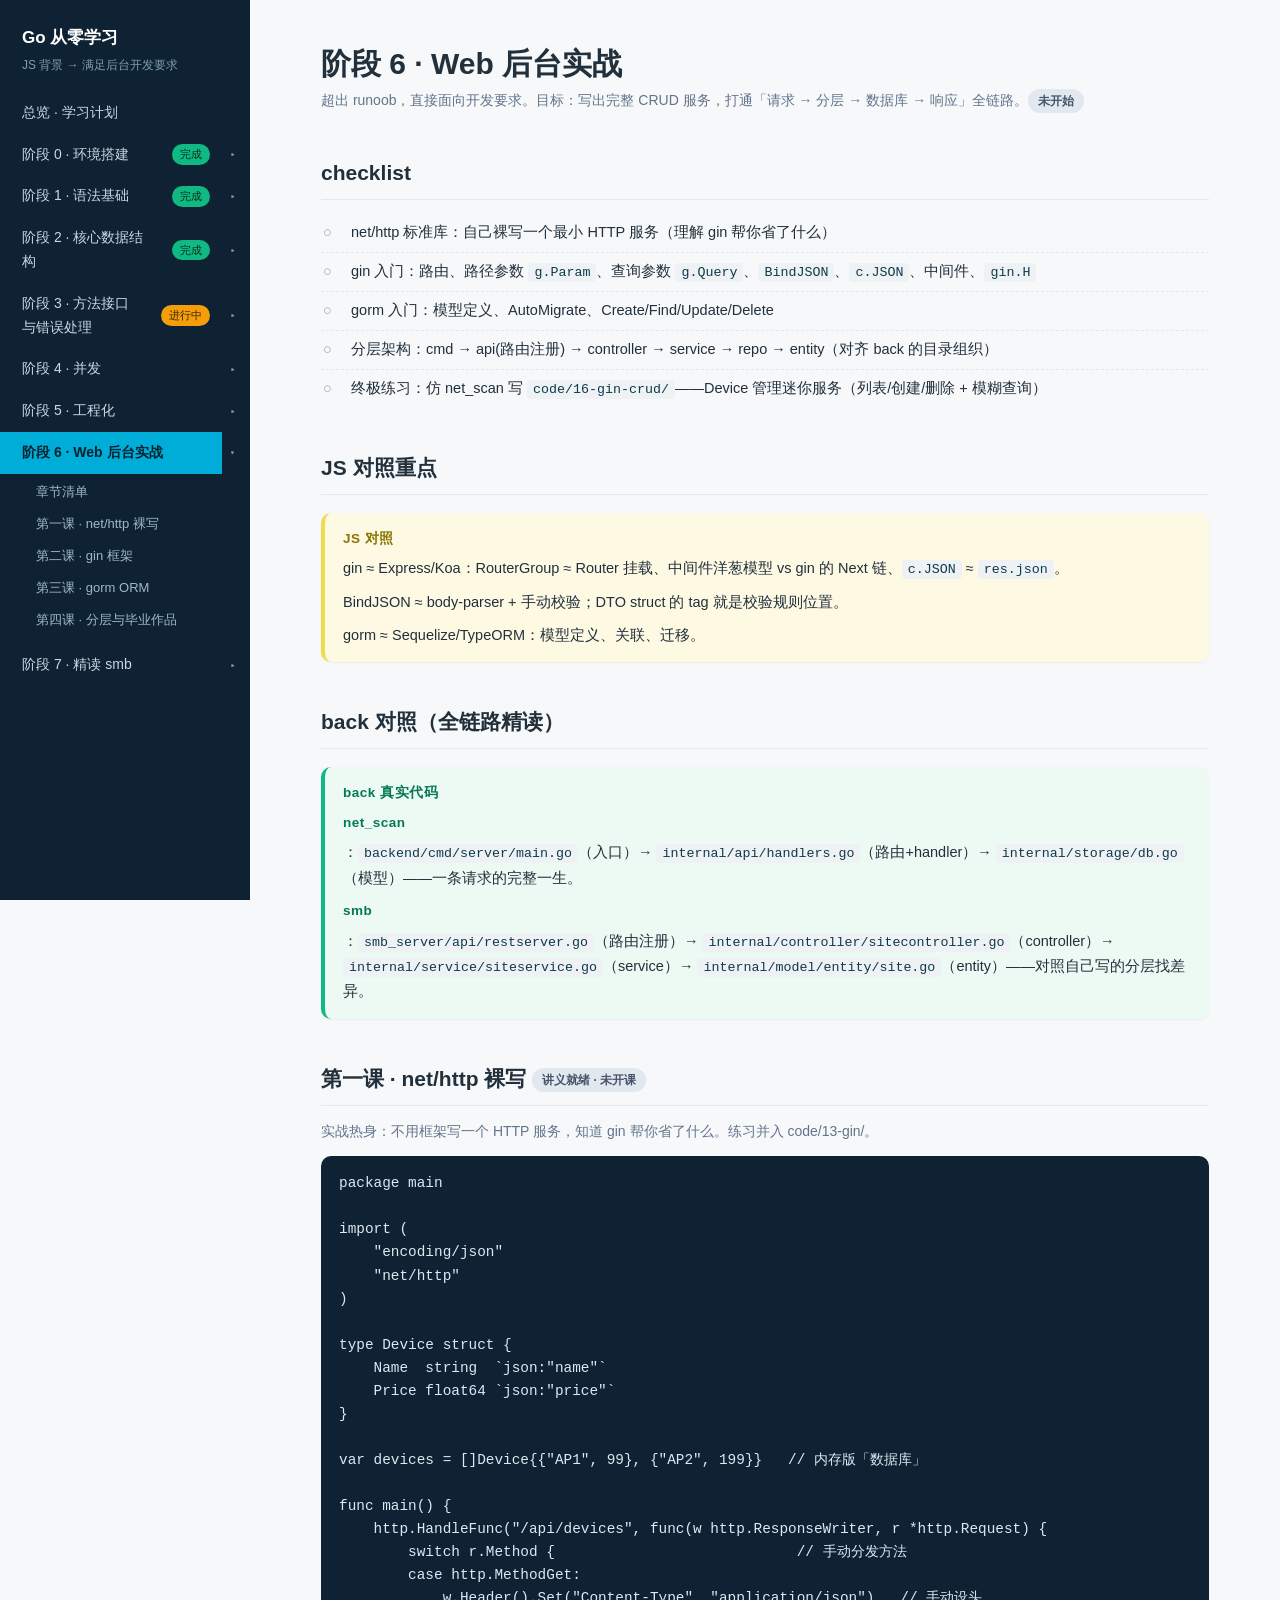
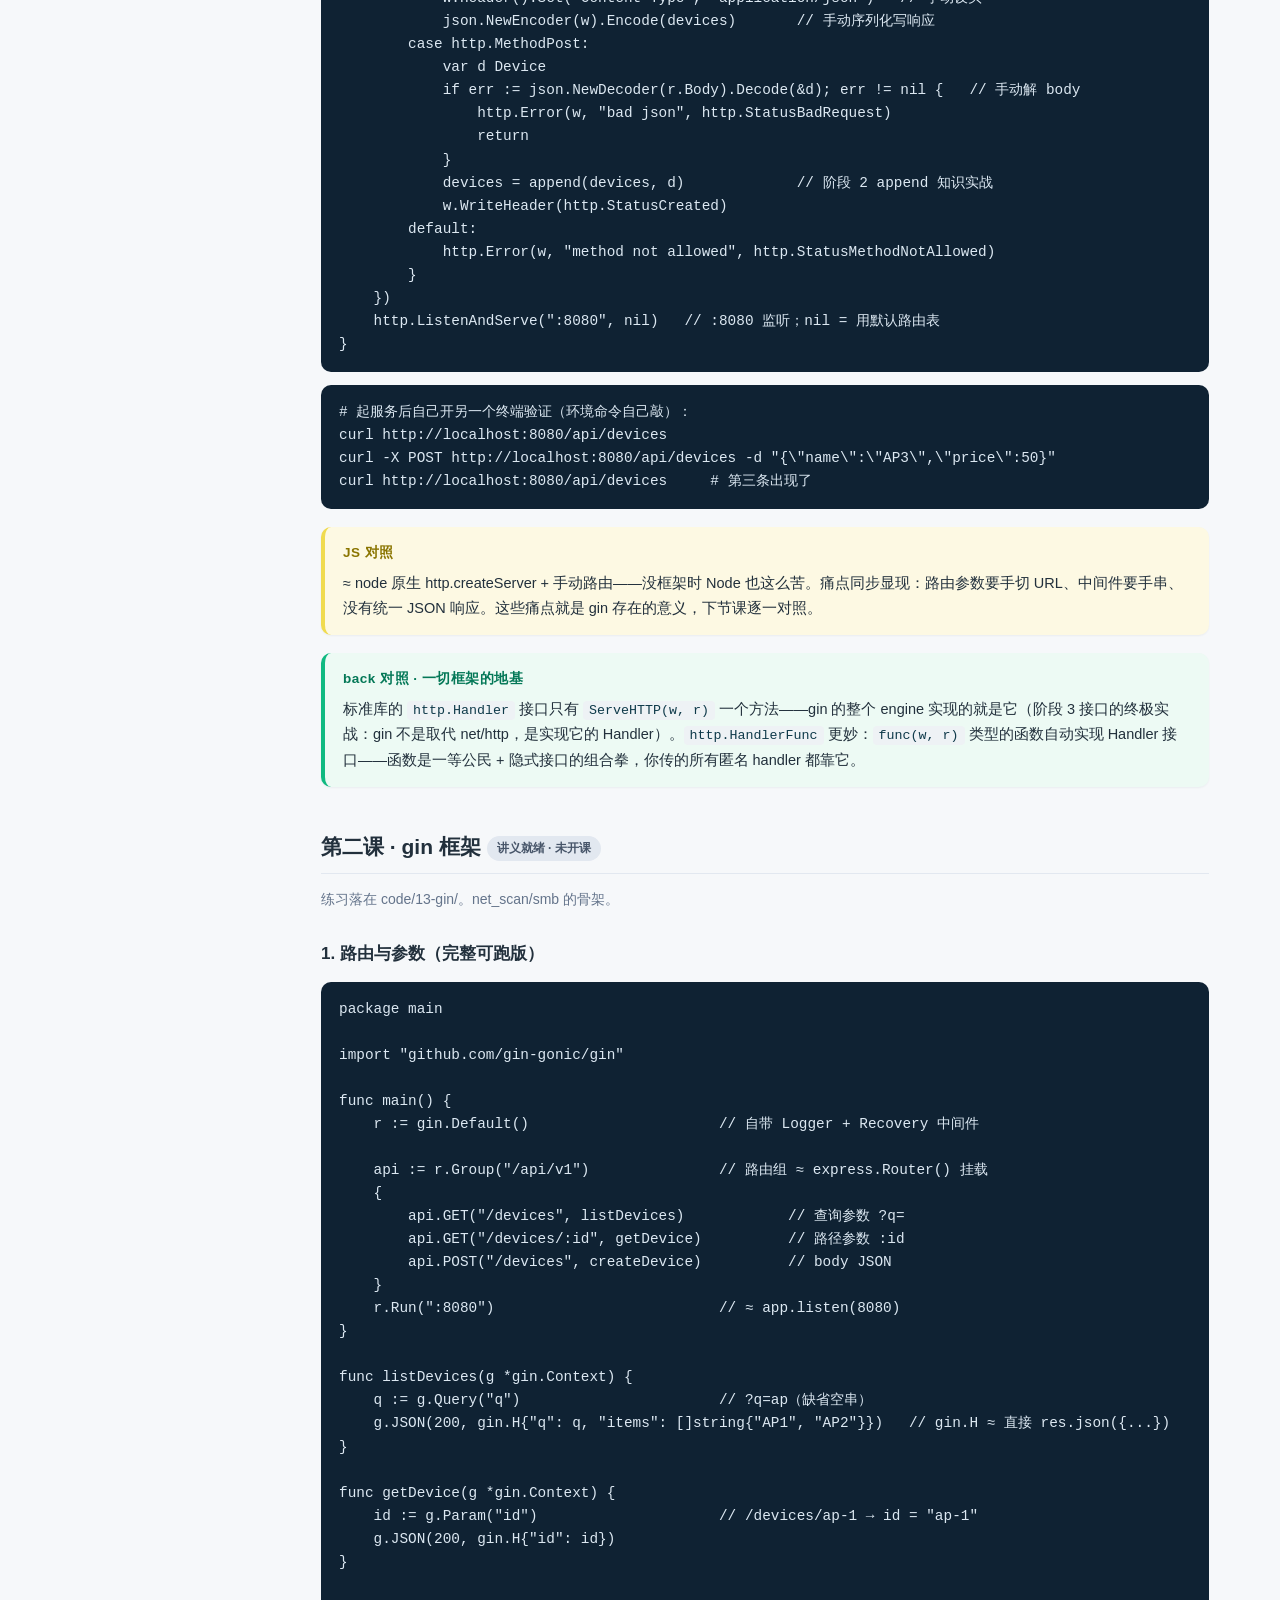
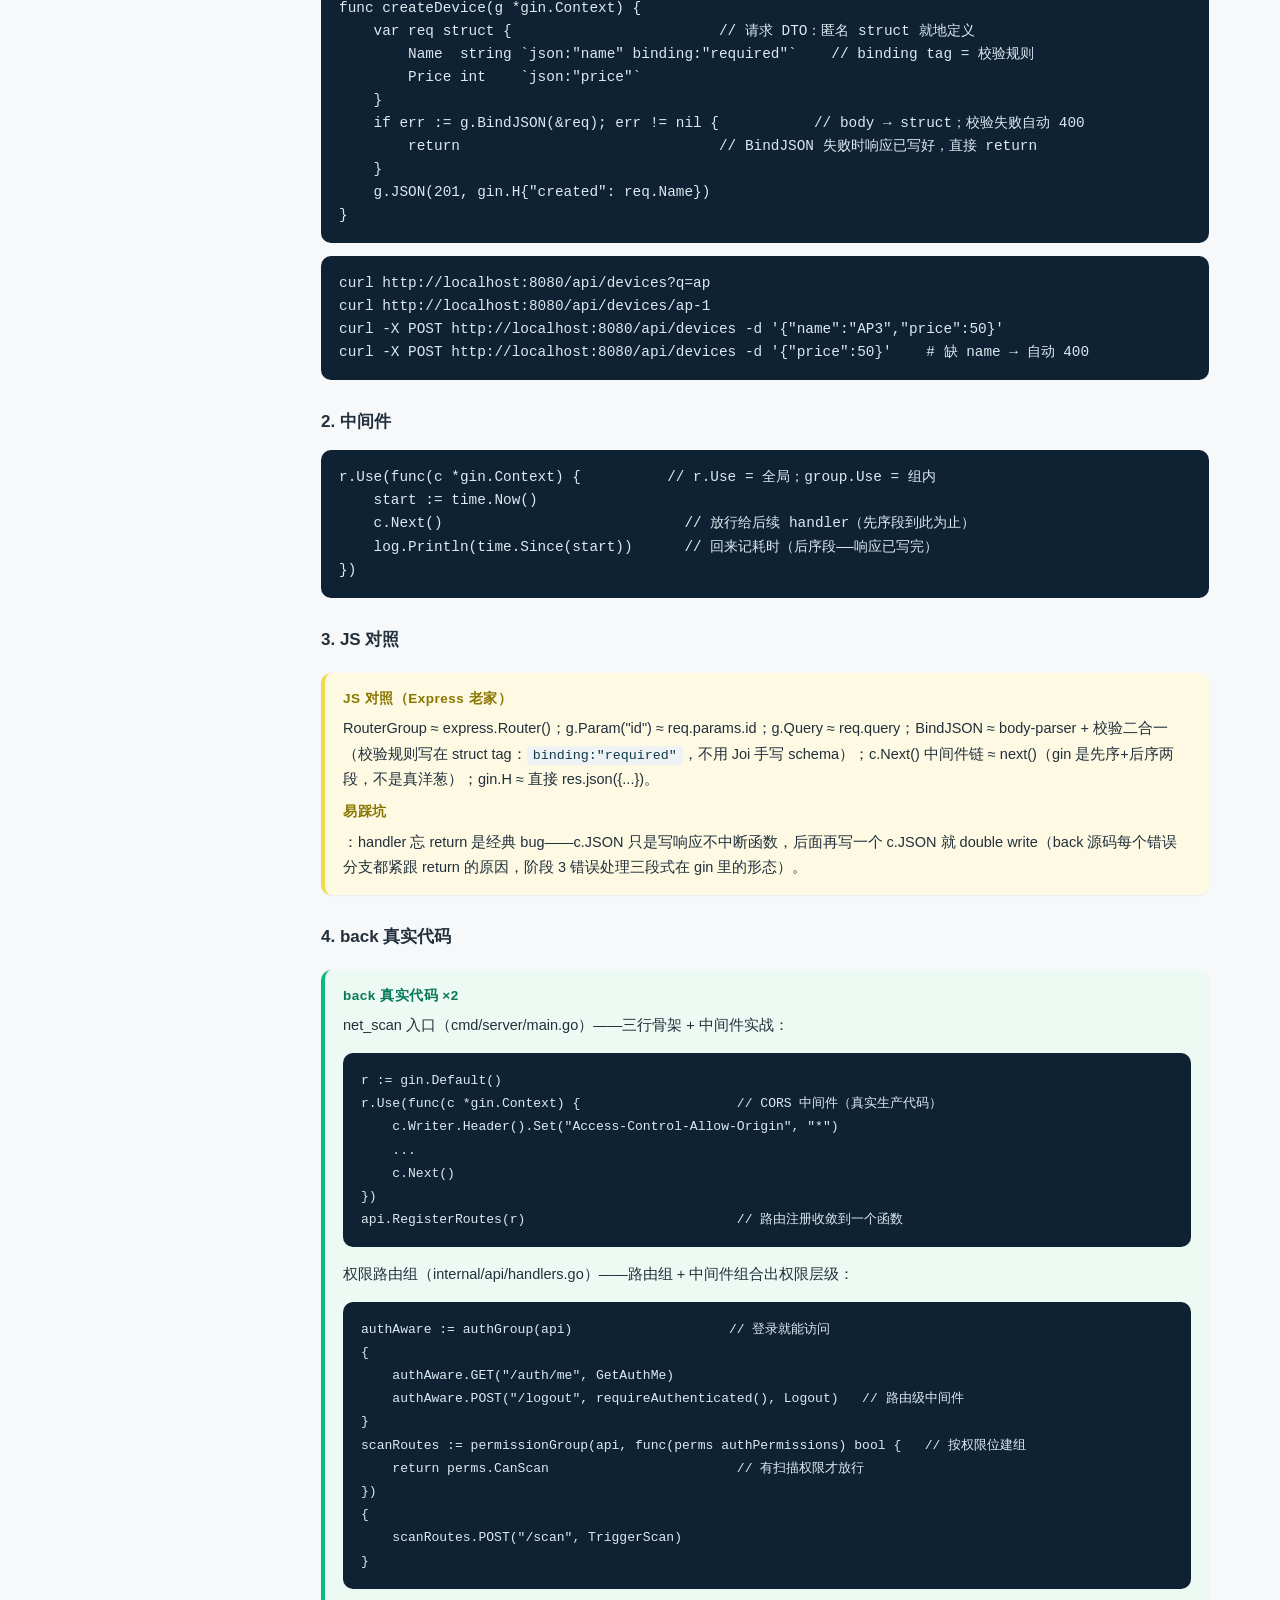
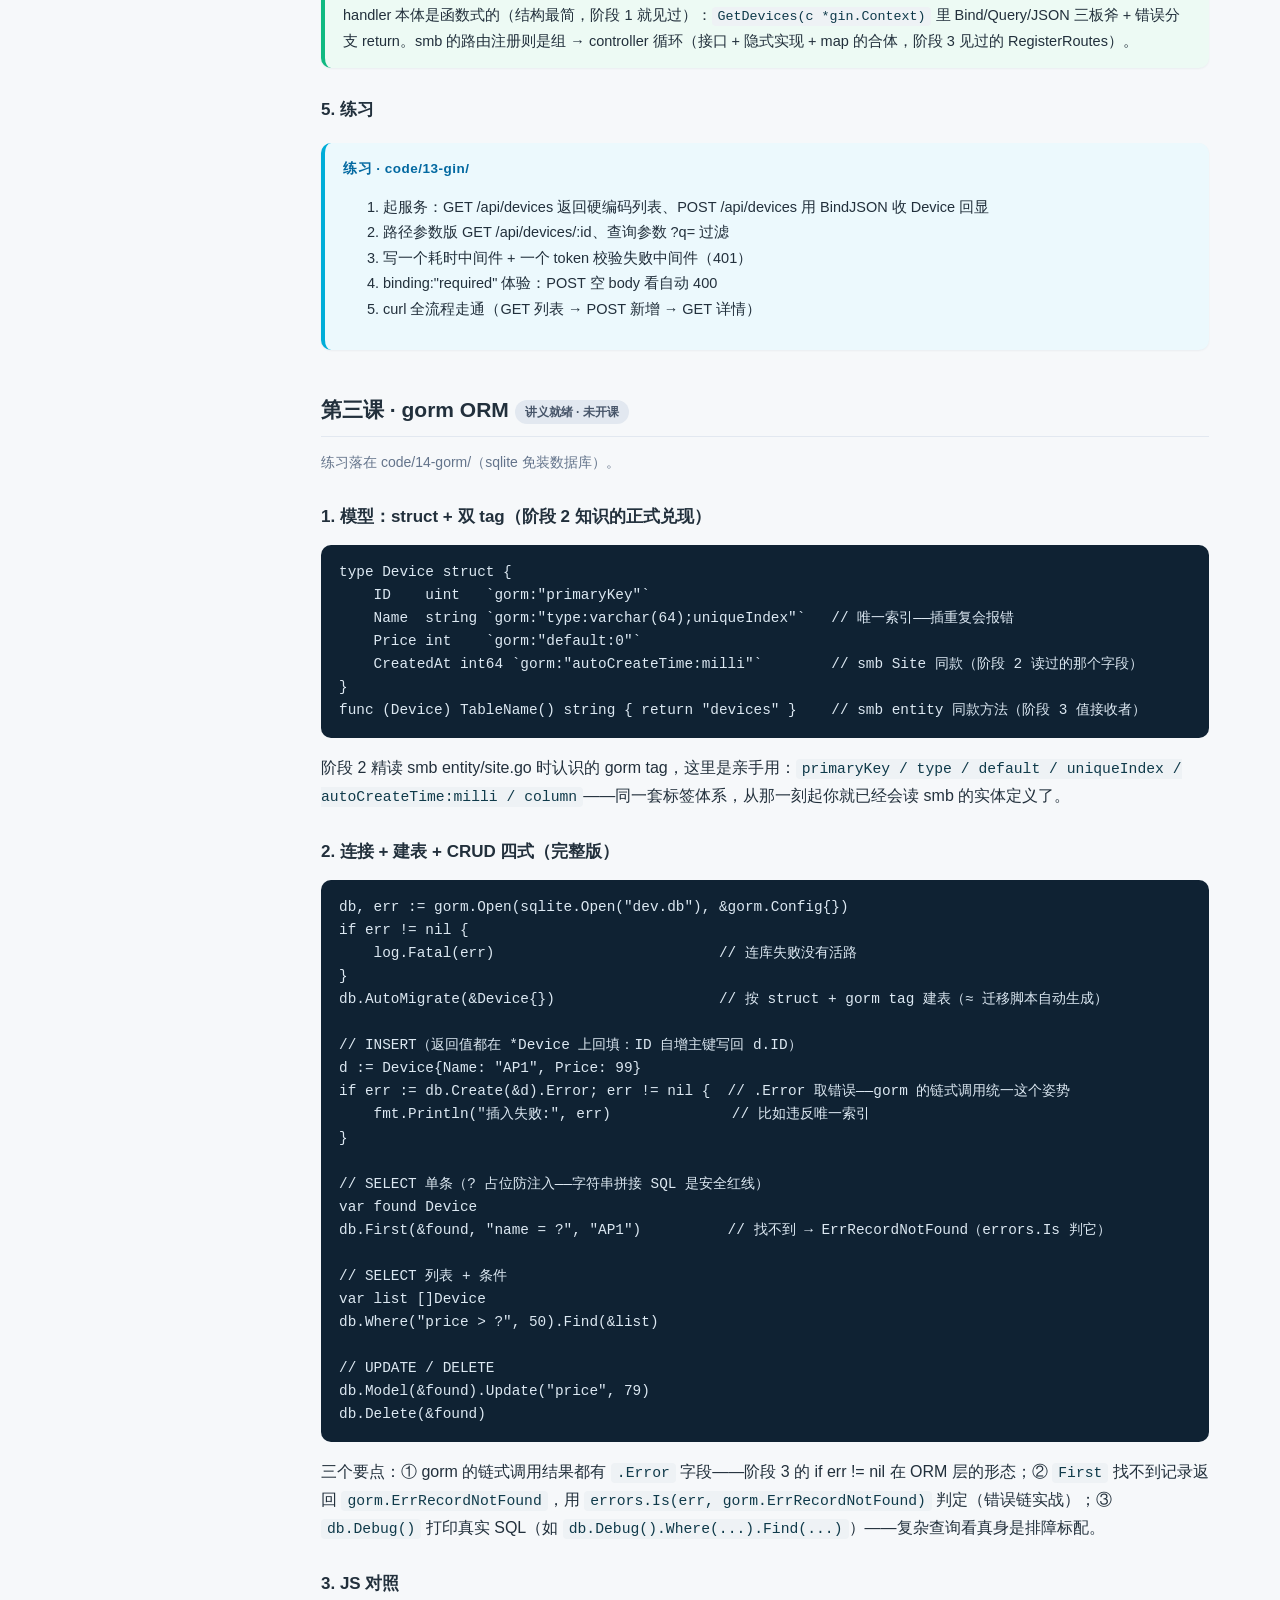
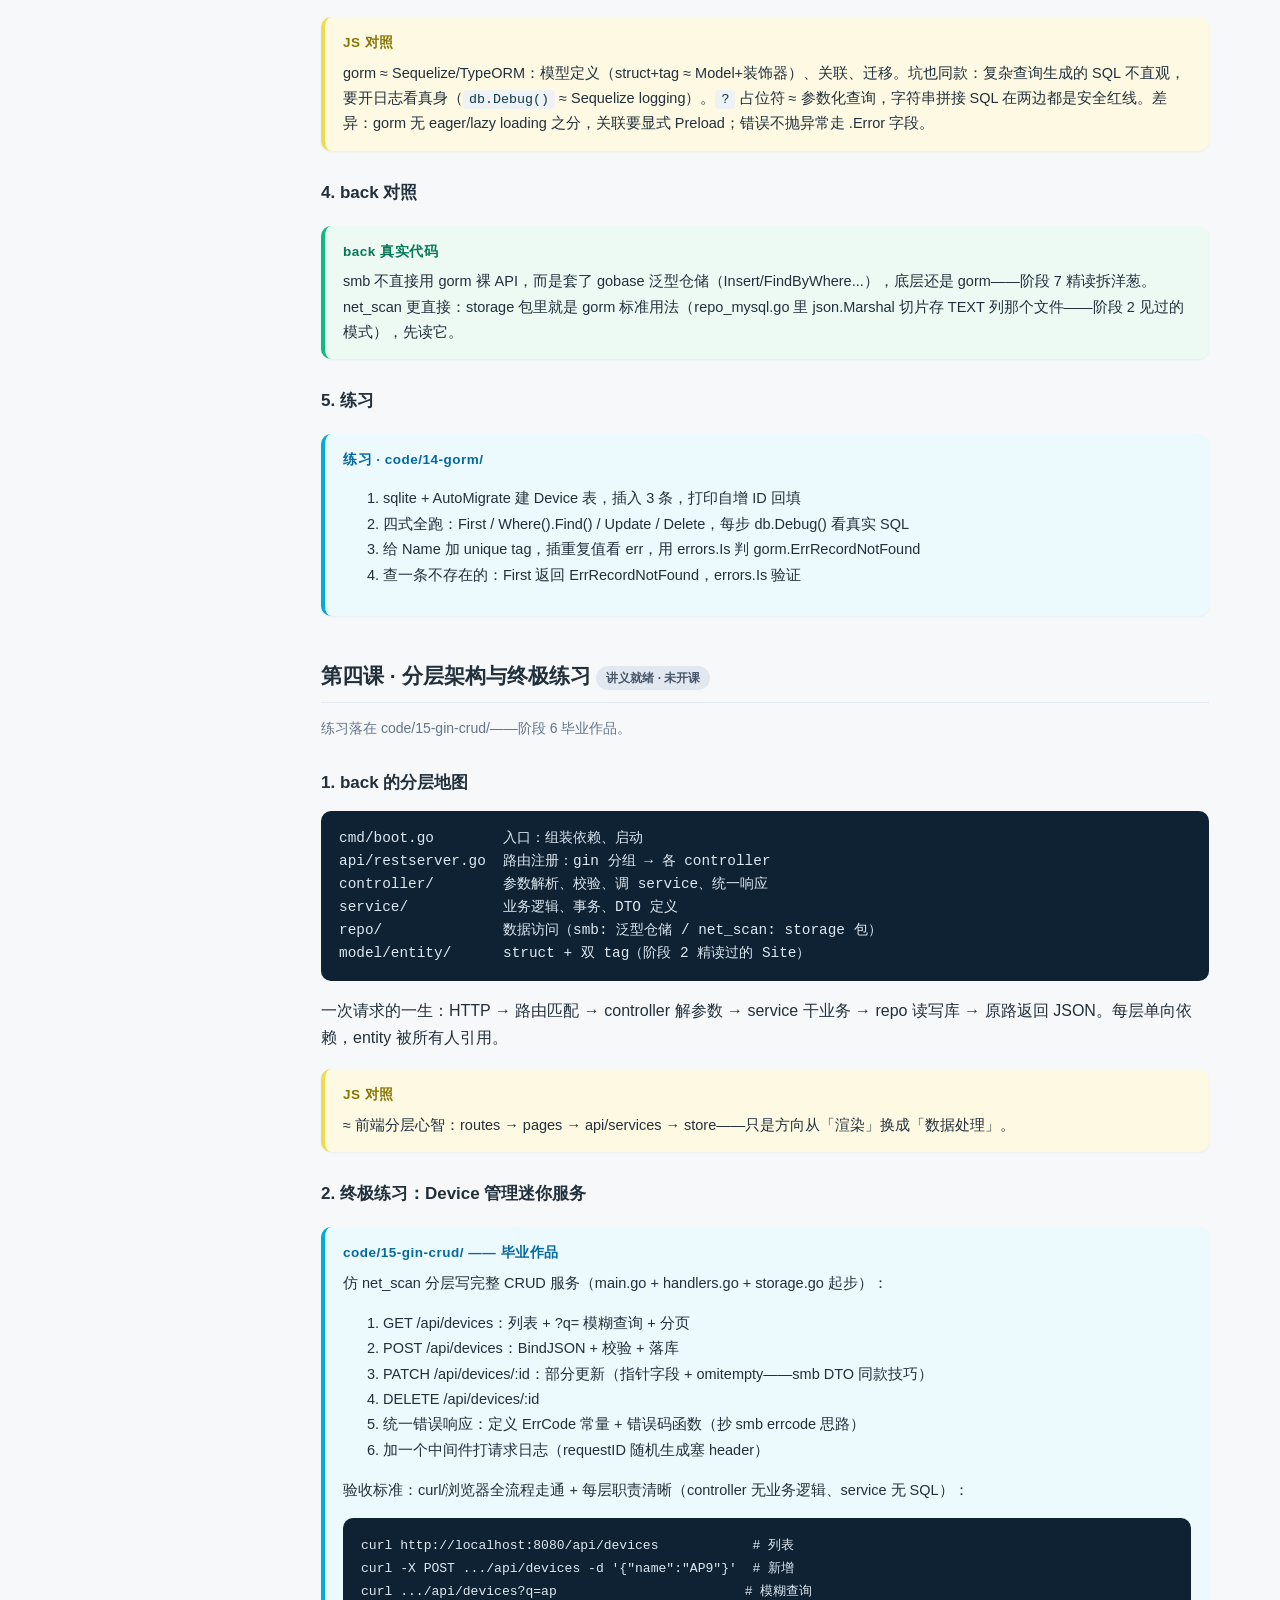
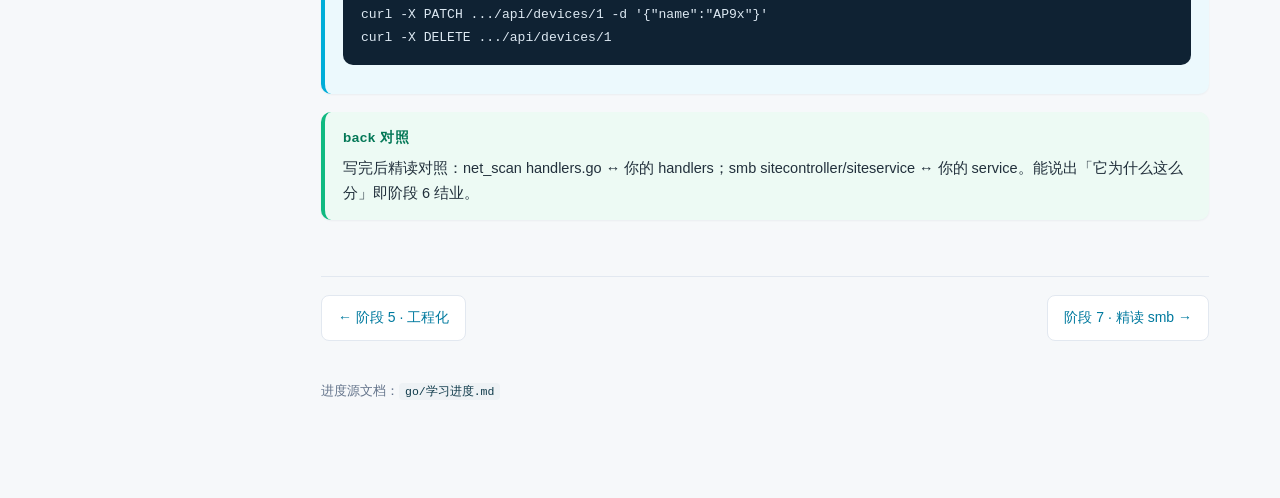
<file: go/site/stage-6.html>
<!DOCTYPE html>
<html lang="zh-CN">
<head>
<meta charset="UTF-8">
<meta name="viewport" content="width=device-width,initial-scale=1">
<title>阶段 6 · Web 后台实战 — Go 从零学习</title>
<link rel="stylesheet" href="assets/style.css">
</head>
<body>
<nav class="sidebar">
  <a class="brand" href="index.html">Go 从零学习<span>JS 背景 → 满足后台开发要求</span></a>
  <ol class="nav">
    <li><a href="index.html">总览 · 学习计划</a></li>
    <li><details>
      <summary><a href="stage-0.html">阶段 0 · 环境搭建</a><em class="st done">完成</em></summary>
      <ul class="sub">
        <li><a href="stage-0.html#checklist">章节清单</a></li>
        <li><a href="stage-0.html#trouble">排障实录</a></li>
      </ul>
    </details></li>
    <li><details>
      <summary><a href="stage-1.html">阶段 1 · 语法基础</a><em class="st done">完成</em></summary>
      <ul class="sub">
        <li><a href="stage-1.html#checklist">章节清单</a></li>
        <li><a href="stage-1.html#l1">第一课 · 变量与类型</a></li>
        <li><a href="stage-1.html#l2">第二课 · 常量与运算符</a></li>
        <li><a href="stage-1.html#supp">补充 · 条件循环函数</a></li>
      </ul>
    </details></li>
    <li><details>
      <summary><a href="stage-2.html">阶段 2 · 核心数据结构</a><em class="st done">完成</em></summary>
      <ul class="sub">
        <li><a href="stage-2.html#checklist">章节清单</a></li>
        <li><a href="stage-2.html#l1">第一课 · 数组与切片</a></li>
        <li><a href="stage-2.html#l2">第二课 · map 与 range</a></li>
        <li><a href="stage-2.html#l3">第三课 · 结构体</a></li>
        <li><a href="stage-2.html#l4">第四课 · 指针与转换</a></li>
      </ul>
    </details></li>
    <li><details>
      <summary><a href="stage-3.html">阶段 3 · 方法接口与错误处理</a><em class="st doing">进行中</em></summary>
      <ul class="sub">
        <li><a href="stage-3.html#checklist">章节清单</a></li>
        <li><a href="stage-3.html#l1">第一课 · 方法与组合</a></li>
        <li><a href="stage-3.html#l2">第二课 · 接口与断言</a></li>
        <li><a href="stage-3.html#l3">第三课 · 错误处理</a></li>
        <li><a href="stage-3.html#l4">第四课 · 泛型·递归·正则</a></li>
      </ul>
    </details></li>
    <li><details>
      <summary><a href="stage-4.html">阶段 4 · 并发</a></summary>
      <ul class="sub">
        <li><a href="stage-4.html#checklist">章节清单</a></li>
        <li><a href="stage-4.html#l1">第一课 · goroutine 与 channel</a></li>
        <li><a href="stage-4.html#l2">第二课 · sync 与 select</a></li>
      </ul>
    </details></li>
    <li><details>
      <summary><a href="stage-5.html">阶段 5 · 工程化</a></summary>
      <ul class="sub">
        <li><a href="stage-5.html#checklist">章节清单</a></li>
        <li><a href="stage-5.html#l1">第一课 · 包·模块·文件</a></li>
        <li><a href="stage-5.html#l2">第二课 · 单元测试</a></li>
      </ul>
    </details></li>
    <li><details open>
      <summary><a class="active" href="stage-6.html">阶段 6 · Web 后台实战</a></summary>
      <ul class="sub">
        <li><a href="stage-6.html#checklist">章节清单</a></li>
        <li><a href="stage-6.html#l1">第一课 · net/http 裸写</a></li>
        <li><a href="stage-6.html#l2">第二课 · gin 框架</a></li>
        <li><a href="stage-6.html#l3">第三课 · gorm ORM</a></li>
        <li><a href="stage-6.html#l4">第四课 · 分层与毕业作品</a></li>
      </ul>
    </details></li>
    <li><details>
      <summary><a href="stage-7.html">阶段 7 · 精读 smb</a></summary>
      <ul class="sub">
        <li><a href="stage-7.html#checklist">章节清单</a></li>
        <li><a href="stage-7.html#l1">第一课 · fx 依赖注入</a></li>
        <li><a href="stage-7.html#l2">第二课 · 泛型仓储精读</a></li>
        <li><a href="stage-7.html#l3">第三课 · casbin 与 MQTT</a></li>
        <li><a href="stage-7.html#l4">第四课 · 毕业精读</a></li>
      </ul>
    </details></li>
  </ol>
</nav>
<main>
  <h1>阶段 6 · Web 后台实战</h1>
  <p class="sub">超出 runoob，直接面向开发要求。目标：写出完整 CRUD 服务，打通「请求 → 分层 → 数据库 → 响应」全链路。<span class="chip todo">未开始</span></p>

  <h2 id="checklist">checklist</h2>
  <ul class="tasks">
    <li class="todo">net/http 标准库：自己裸写一个最小 HTTP 服务（理解 gin 帮你省了什么）</li>
    <li class="todo">gin 入门：路由、路径参数 <code>g.Param</code>、查询参数 <code>g.Query</code>、<code>BindJSON</code>、<code>c.JSON</code>、中间件、<code>gin.H</code></li>
    <li class="todo">gorm 入门：模型定义、AutoMigrate、Create/Find/Update/Delete</li>
    <li class="todo">分层架构：cmd → api(路由注册) → controller → service → repo → entity（对齐 back 的目录组织）</li>
    <li class="todo">终极练习：仿 net_scan 写 <code>code/16-gin-crud/</code>——Device 管理迷你服务（列表/创建/删除 + 模糊查询）</li>
  </ul>

  <h2>JS 对照重点</h2>
  <div class="callout js">
    <b>JS 对照</b>
    <p>gin ≈ Express/Koa：RouterGroup ≈ Router 挂载、中间件洋葱模型 vs gin 的 Next 链、<code>c.JSON</code> ≈ <code>res.json</code>。</p>
    <p>BindJSON ≈ body-parser + 手动校验；DTO struct 的 tag 就是校验规则位置。</p>
    <p>gorm ≈ Sequelize/TypeORM：模型定义、关联、迁移。</p>
  </div>

  <h2>back 对照（全链路精读）</h2>
  <div class="callout back">
    <b>back 真实代码</b>
    <p><b>net_scan</b>：<code>backend/cmd/server/main.go</code>（入口）→ <code>internal/api/handlers.go</code>（路由+handler）→ <code>internal/storage/db.go</code>（模型）——一条请求的完整一生。</p>
    <p><b>smb</b>：<code>smb_server/api/restserver.go</code>（路由注册）→ <code>internal/controller/sitecontroller.go</code>（controller）→ <code>internal/service/siteservice.go</code>（service）→ <code>internal/model/entity/site.go</code>（entity）——对照自己写的分层找差异。</p>
  </div>

  <h2 id="l1">第一课 · net/http 裸写 <span class="chip todo">讲义就绪 · 未开课</span></h2>
  <p class="sub">实战热身：不用框架写一个 HTTP 服务，知道 gin 帮你省了什么。练习并入 code/13-gin/。</p>

  <pre><code>package main

import (
    "encoding/json"
    "net/http"
)

type Device struct {
    Name  string  `json:"name"`
    Price float64 `json:"price"`
}

var devices = []Device{{"AP1", 99}, {"AP2", 199}}   // 内存版「数据库」

func main() {
    http.HandleFunc("/api/devices", func(w http.ResponseWriter, r *http.Request) {
        switch r.Method {                            // 手动分发方法
        case http.MethodGet:
            w.Header().Set("Content-Type", "application/json")   // 手动设头
            json.NewEncoder(w).Encode(devices)       // 手动序列化写响应
        case http.MethodPost:
            var d Device
            if err := json.NewDecoder(r.Body).Decode(&amp;d); err != nil {   // 手动解 body
                http.Error(w, "bad json", http.StatusBadRequest)
                return
            }
            devices = append(devices, d)             // 阶段 2 append 知识实战
            w.WriteHeader(http.StatusCreated)
        default:
            http.Error(w, "method not allowed", http.StatusMethodNotAllowed)
        }
    })
    http.ListenAndServe(":8080", nil)   // :8080 监听；nil = 用默认路由表
}</code></pre>
  <pre><code># 起服务后自己开另一个终端验证（环境命令自己敲）：
curl http://localhost:8080/api/devices
curl -X POST http://localhost:8080/api/devices -d "{\"name\":\"AP3\",\"price\":50}"
curl http://localhost:8080/api/devices     # 第三条出现了</code></pre>
  <div class="callout js">
    <b>JS 对照</b>
    <p>≈ node 原生 http.createServer + 手动路由——没框架时 Node 也这么苦。痛点同步显现：路由参数要手切 URL、中间件要手串、没有统一 JSON 响应。这些痛点就是 gin 存在的意义，下节课逐一对照。</p>
  </div>
  <div class="callout back">
    <b>back 对照 · 一切框架的地基</b>
    <p>标准库的 <code>http.Handler</code> 接口只有 <code>ServeHTTP(w, r)</code> 一个方法——gin 的整个 engine 实现的就是它（阶段 3 接口的终极实战：gin 不是取代 net/http，是实现它的 Handler）。<code>http.HandlerFunc</code> 更妙：<code>func(w, r)</code> 类型的函数自动实现 Handler 接口——函数是一等公民 + 隐式接口的组合拳，你传的所有匿名 handler 都靠它。</p>
  </div>

  <h2 id="l2">第二课 · gin 框架 <span class="chip todo">讲义就绪 · 未开课</span></h2>
  <p class="sub">练习落在 code/13-gin/。net_scan/smb 的骨架。</p>

  <h3>1. 路由与参数（完整可跑版）</h3>
  <pre><code>package main

import "github.com/gin-gonic/gin"

func main() {
    r := gin.Default()                      // 自带 Logger + Recovery 中间件

    api := r.Group("/api/v1")               // 路由组 ≈ express.Router() 挂载
    {
        api.GET("/devices", listDevices)            // 查询参数 ?q=
        api.GET("/devices/:id", getDevice)          // 路径参数 :id
        api.POST("/devices", createDevice)          // body JSON
    }
    r.Run(":8080")                          // ≈ app.listen(8080)
}

func listDevices(g *gin.Context) {
    q := g.Query("q")                       // ?q=ap（缺省空串）
    g.JSON(200, gin.H{"q": q, "items": []string{"AP1", "AP2"}})   // gin.H ≈ 直接 res.json({...})
}

func getDevice(g *gin.Context) {
    id := g.Param("id")                     // /devices/ap-1 → id = "ap-1"
    g.JSON(200, gin.H{"id": id})
}

func createDevice(g *gin.Context) {
    var req struct {                        // 请求 DTO：匿名 struct 就地定义
        Name  string `json:"name" binding:"required"`    // binding tag = 校验规则
        Price int    `json:"price"`
    }
    if err := g.BindJSON(&amp;req); err != nil {           // body → struct；校验失败自动 400
        return                              // BindJSON 失败时响应已写好，直接 return
    }
    g.JSON(201, gin.H{"created": req.Name})
}</code></pre>
  <pre><code>curl http://localhost:8080/api/devices?q=ap
curl http://localhost:8080/api/devices/ap-1
curl -X POST http://localhost:8080/api/devices -d '{"name":"AP3","price":50}'
curl -X POST http://localhost:8080/api/devices -d '{"price":50}'    # 缺 name → 自动 400</code></pre>

  <h3>2. 中间件</h3>
  <pre><code>r.Use(func(c *gin.Context) {          // r.Use = 全局；group.Use = 组内
    start := time.Now()
    c.Next()                            // 放行给后续 handler（先序段到此为止）
    log.Println(time.Since(start))      // 回来记耗时（后序段——响应已写完）
})</code></pre>

  <h3>3. JS 对照</h3>
  <div class="callout js">
    <b>JS 对照（Express 老家）</b>
    <p>RouterGroup ≈ express.Router()；g.Param("id") ≈ req.params.id；g.Query ≈ req.query；BindJSON ≈ body-parser + 校验二合一（校验规则写在 struct tag：<code>binding:"required"</code>，不用 Joi 手写 schema）；c.Next() 中间件链 ≈ next()（gin 是先序+后序两段，不是真洋葱）；gin.H ≈ 直接 res.json({...})。</p>
    <p><b>易踩坑</b>：handler 忘 return 是经典 bug——c.JSON 只是写响应不中断函数，后面再写一个 c.JSON 就 double write（back 源码每个错误分支都紧跟 return 的原因，阶段 3 错误处理三段式在 gin 里的形态）。</p>
  </div>

  <h3>4. back 真实代码</h3>
  <div class="callout back">
    <b>back 真实代码 ×2</b>
    <p>net_scan 入口（cmd/server/main.go）——三行骨架 + 中间件实战：</p>
    <pre><code>r := gin.Default()
r.Use(func(c *gin.Context) {                    // CORS 中间件（真实生产代码）
    c.Writer.Header().Set("Access-Control-Allow-Origin", "*")
    ...
    c.Next()
})
api.RegisterRoutes(r)                           // 路由注册收敛到一个函数</code></pre>
    <p>权限路由组（internal/api/handlers.go）——路由组 + 中间件组合出权限层级：</p>
    <pre><code>authAware := authGroup(api)                    // 登录就能访问
{
    authAware.GET("/auth/me", GetAuthMe)
    authAware.POST("/logout", requireAuthenticated(), Logout)   // 路由级中间件
}
scanRoutes := permissionGroup(api, func(perms authPermissions) bool {   // 按权限位建组
    return perms.CanScan                        // 有扫描权限才放行
})
{
    scanRoutes.POST("/scan", TriggerScan)
}</code></pre>
    <p>handler 本体是函数式的（结构最简，阶段 1 就见过）：<code>GetDevices(c *gin.Context)</code> 里 Bind/Query/JSON 三板斧 + 错误分支 return。smb 的路由注册则是组 → controller 循环（接口 + 隐式实现 + map 的合体，阶段 3 见过的 RegisterRoutes）。</p>
  </div>

  <h3>5. 练习</h3>
  <div class="callout ex">
    <b>练习 · code/13-gin/</b>
    <ol>
      <li>起服务：GET /api/devices 返回硬编码列表、POST /api/devices 用 BindJSON 收 Device 回显</li>
      <li>路径参数版 GET /api/devices/:id、查询参数 ?q= 过滤</li>
      <li>写一个耗时中间件 + 一个 token 校验失败中间件（401）</li>
      <li>binding:"required" 体验：POST 空 body 看自动 400</li>
      <li>curl 全流程走通（GET 列表 → POST 新增 → GET 详情）</li>
    </ol>
  </div>

  <h2 id="l3">第三课 · gorm ORM <span class="chip todo">讲义就绪 · 未开课</span></h2>
  <p class="sub">练习落在 code/14-gorm/（sqlite 免装数据库）。</p>

  <h3>1. 模型：struct + 双 tag（阶段 2 知识的正式兑现）</h3>
  <pre><code>type Device struct {
    ID    uint   `gorm:"primaryKey"`
    Name  string `gorm:"type:varchar(64);uniqueIndex"`   // 唯一索引——插重复会报错
    Price int    `gorm:"default:0"`
    CreatedAt int64 `gorm:"autoCreateTime:milli"`        // smb Site 同款（阶段 2 读过的那个字段）
}
func (Device) TableName() string { return "devices" }    // smb entity 同款方法（阶段 3 值接收者）</code></pre>
  <p>阶段 2 精读 smb entity/site.go 时认识的 gorm tag，这里是亲手用：<code>primaryKey / type / default / uniqueIndex / autoCreateTime:milli / column</code>——同一套标签体系，从那一刻起你就已经会读 smb 的实体定义了。</p>

  <h3>2. 连接 + 建表 + CRUD 四式（完整版）</h3>
  <pre><code>db, err := gorm.Open(sqlite.Open("dev.db"), &amp;gorm.Config{})
if err != nil {
    log.Fatal(err)                          // 连库失败没有活路
}
db.AutoMigrate(&amp;Device{})                   // 按 struct + gorm tag 建表（≈ 迁移脚本自动生成）

// INSERT（返回值都在 *Device 上回填：ID 自增主键写回 d.ID）
d := Device{Name: "AP1", Price: 99}
if err := db.Create(&amp;d).Error; err != nil {  // .Error 取错误——gorm 的链式调用统一这个姿势
    fmt.Println("插入失败:", err)              // 比如违反唯一索引
}

// SELECT 单条（? 占位防注入——字符串拼接 SQL 是安全红线）
var found Device
db.First(&amp;found, "name = ?", "AP1")          // 找不到 → ErrRecordNotFound（errors.Is 判它）

// SELECT 列表 + 条件
var list []Device
db.Where("price &gt; ?", 50).Find(&amp;list)

// UPDATE / DELETE
db.Model(&amp;found).Update("price", 79)
db.Delete(&amp;found)</code></pre>
  <p>三个要点：① gorm 的链式调用结果都有 <code>.Error</code> 字段——阶段 3 的 if err != nil 在 ORM 层的形态；② <code>First</code> 找不到记录返回 <code>gorm.ErrRecordNotFound</code>，用 <code>errors.Is(err, gorm.ErrRecordNotFound)</code> 判定（错误链实战）；③ <code>db.Debug()</code> 打印真实 SQL（如 <code>db.Debug().Where(...).Find(...)</code>）——复杂查询看真身是排障标配。</p>

  <h3>3. JS 对照</h3>
  <div class="callout js">
    <b>JS 对照</b>
    <p>gorm ≈ Sequelize/TypeORM：模型定义（struct+tag ≈ Model+装饰器）、关联、迁移。坑也同款：复杂查询生成的 SQL 不直观，要开日志看真身（<code>db.Debug()</code> ≈ Sequelize logging）。<code>?</code> 占位符 ≈ 参数化查询，字符串拼接 SQL 在两边都是安全红线。差异：gorm 无 eager/lazy loading 之分，关联要显式 Preload；错误不抛异常走 .Error 字段。</p>
  </div>

  <h3>4. back 对照</h3>
  <div class="callout back">
    <b>back 真实代码</b>
    <p>smb 不直接用 gorm 裸 API，而是套了 gobase 泛型仓储（Insert/FindByWhere...），底层还是 gorm——阶段 7 精读拆洋葱。net_scan 更直接：storage 包里就是 gorm 标准用法（repo_mysql.go 里 json.Marshal 切片存 TEXT 列那个文件——阶段 2 见过的模式），先读它。</p>
  </div>

  <h3>5. 练习</h3>
  <div class="callout ex">
    <b>练习 · code/14-gorm/</b>
    <ol>
      <li>sqlite + AutoMigrate 建 Device 表，插入 3 条，打印自增 ID 回填</li>
      <li>四式全跑：First / Where().Find() / Update / Delete，每步 db.Debug() 看真实 SQL</li>
      <li>给 Name 加 unique tag，插重复值看 err，用 errors.Is 判 gorm.ErrRecordNotFound</li>
      <li>查一条不存在的：First 返回 ErrRecordNotFound，errors.Is 验证</li>
    </ol>
  </div>

  <h2 id="l4">第四课 · 分层架构与终极练习 <span class="chip todo">讲义就绪 · 未开课</span></h2>
  <p class="sub">练习落在 code/15-gin-crud/——阶段 6 毕业作品。</p>

  <h3>1. back 的分层地图</h3>
  <pre><code>cmd/boot.go        入口：组装依赖、启动
api/restserver.go  路由注册：gin 分组 → 各 controller
controller/        参数解析、校验、调 service、统一响应
service/           业务逻辑、事务、DTO 定义
repo/              数据访问（smb: 泛型仓储 / net_scan: storage 包）
model/entity/      struct + 双 tag（阶段 2 精读过的 Site）</code></pre>
  <p>一次请求的一生：HTTP → 路由匹配 → controller 解参数 → service 干业务 → repo 读写库 → 原路返回 JSON。每层单向依赖，entity 被所有人引用。</p>
  <div class="callout js">
    <b>JS 对照</b>
    <p>≈ 前端分层心智：routes → pages → api/services → store——只是方向从「渲染」换成「数据处理」。</p>
  </div>

  <h3>2. 终极练习：Device 管理迷你服务</h3>
  <div class="callout ex">
    <b>code/15-gin-crud/ —— 毕业作品</b>
    <p>仿 net_scan 分层写完整 CRUD 服务（main.go + handlers.go + storage.go 起步）：</p>
    <ol>
      <li>GET /api/devices：列表 + ?q= 模糊查询 + 分页</li>
      <li>POST /api/devices：BindJSON + 校验 + 落库</li>
      <li>PATCH /api/devices/:id：部分更新（指针字段 + omitempty——smb DTO 同款技巧）</li>
      <li>DELETE /api/devices/:id</li>
      <li>统一错误响应：定义 ErrCode 常量 + 错误码函数（抄 smb errcode 思路）</li>
      <li>加一个中间件打请求日志（requestID 随机生成塞 header）</li>
    </ol>
    <p>验收标准：curl/浏览器全流程走通 + 每层职责清晰（controller 无业务逻辑、service 无 SQL）：</p>
    <pre><code>curl http://localhost:8080/api/devices            # 列表
curl -X POST .../api/devices -d '{"name":"AP9"}'  # 新增
curl .../api/devices?q=ap                        # 模糊查询
curl -X PATCH .../api/devices/1 -d '{"name":"AP9x"}'
curl -X DELETE .../api/devices/1</code></pre>
  </div>
  <div class="callout back">
    <b>back 对照</b>
    <p>写完后精读对照：net_scan handlers.go ↔ 你的 handlers；smb sitecontroller/siteservice ↔ 你的 service。能说出「它为什么这么分」即阶段 6 结业。</p>
  </div>

  <div class="pager"><a href="stage-5.html">← 阶段 5 · 工程化</a><a href="stage-7.html">阶段 7 · 精读 smb →</a></div>
  <footer class="colophon">进度源文档：<code>go/学习进度.md</code></footer>
</main>
</body>
</html>
</file>
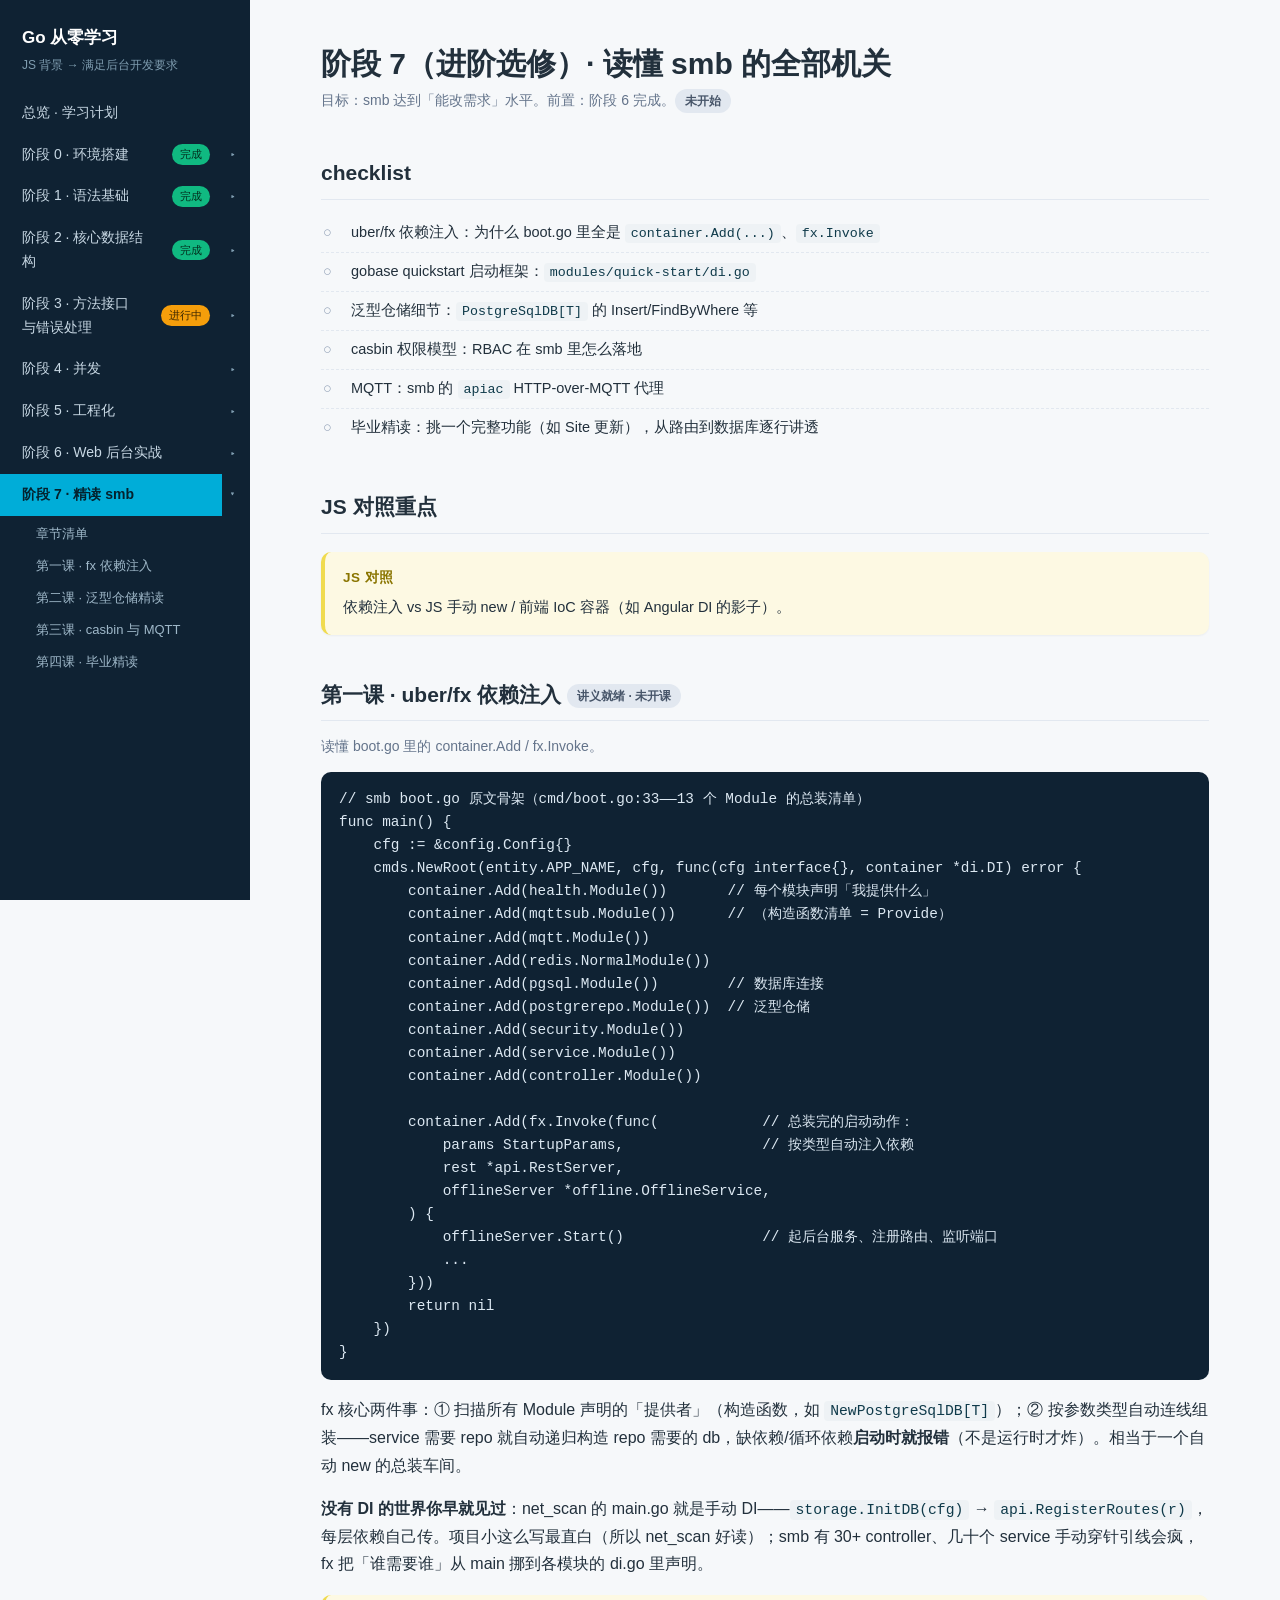
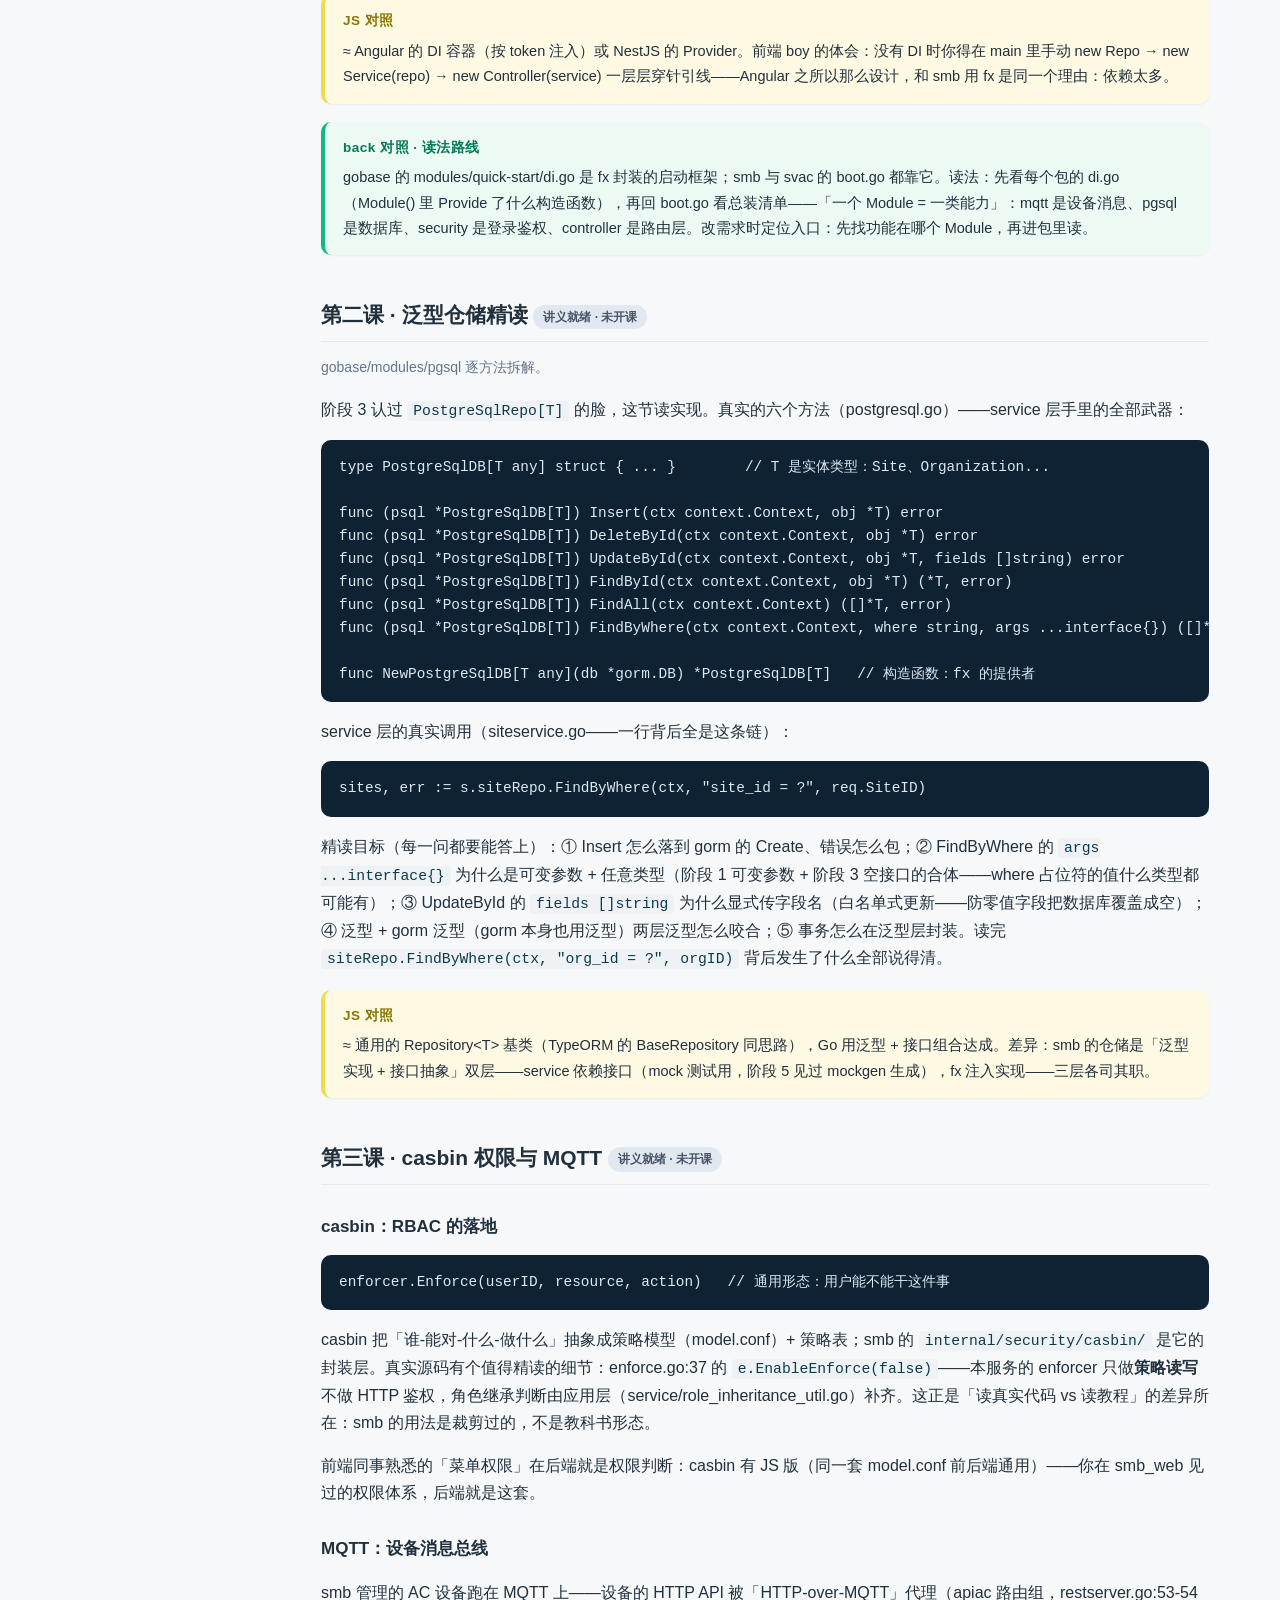
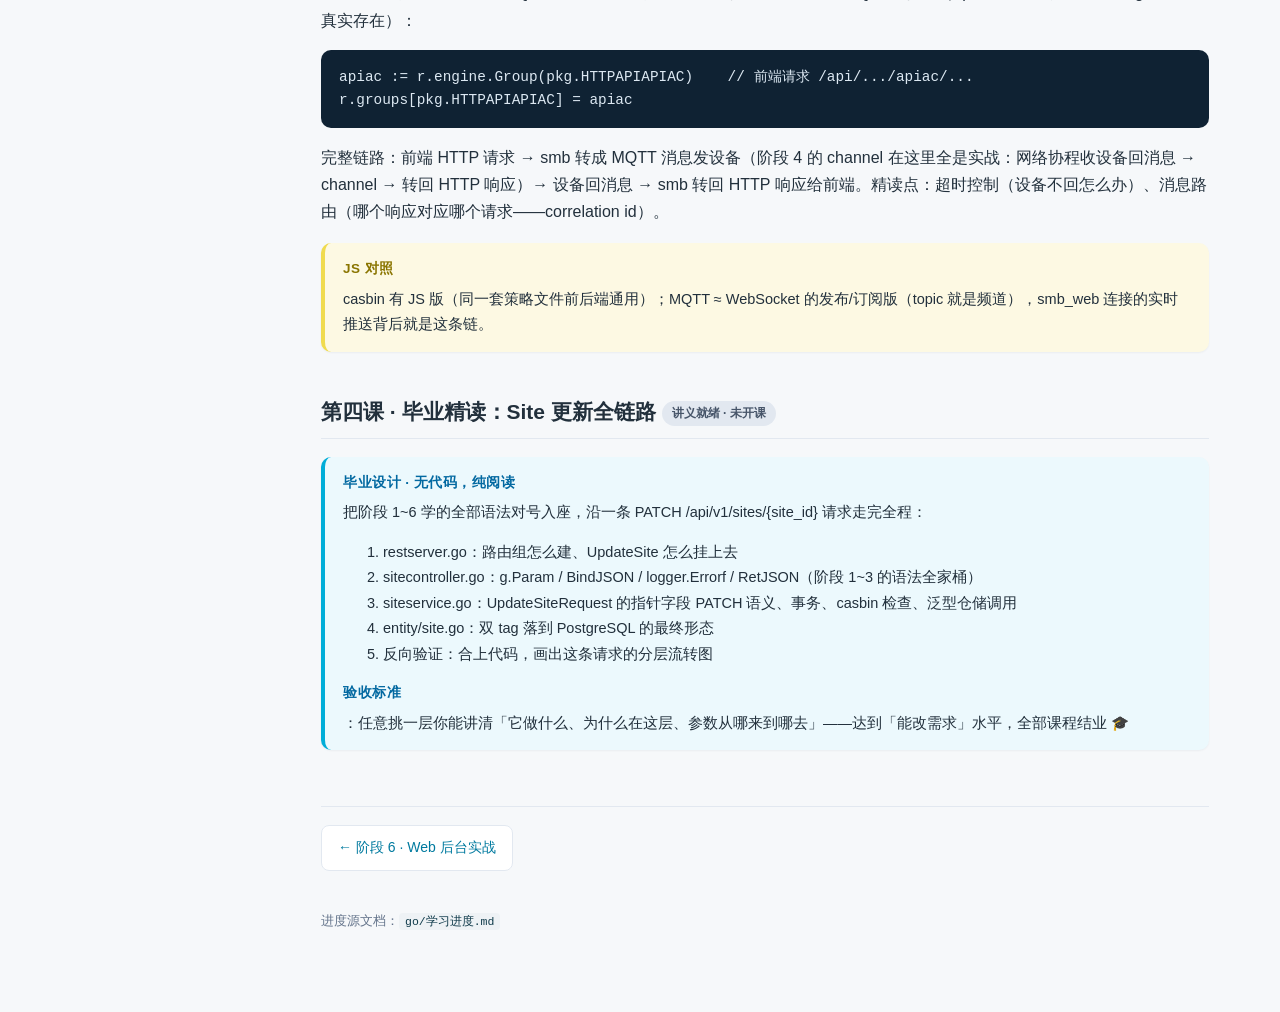
<file: go/site/stage-7.html>
<!DOCTYPE html>
<html lang="zh-CN">
<head>
<meta charset="UTF-8">
<meta name="viewport" content="width=device-width,initial-scale=1">
<title>阶段 7 · 进阶选修：精读 smb — Go 从零学习</title>
<link rel="stylesheet" href="assets/style.css">
</head>
<body>
<nav class="sidebar">
  <a class="brand" href="index.html">Go 从零学习<span>JS 背景 → 满足后台开发要求</span></a>
  <ol class="nav">
    <li><a href="index.html">总览 · 学习计划</a></li>
    <li><details>
      <summary><a href="stage-0.html">阶段 0 · 环境搭建</a><em class="st done">完成</em></summary>
      <ul class="sub">
        <li><a href="stage-0.html#checklist">章节清单</a></li>
        <li><a href="stage-0.html#trouble">排障实录</a></li>
      </ul>
    </details></li>
    <li><details>
      <summary><a href="stage-1.html">阶段 1 · 语法基础</a><em class="st done">完成</em></summary>
      <ul class="sub">
        <li><a href="stage-1.html#checklist">章节清单</a></li>
        <li><a href="stage-1.html#l1">第一课 · 变量与类型</a></li>
        <li><a href="stage-1.html#l2">第二课 · 常量与运算符</a></li>
        <li><a href="stage-1.html#supp">补充 · 条件循环函数</a></li>
      </ul>
    </details></li>
    <li><details>
      <summary><a href="stage-2.html">阶段 2 · 核心数据结构</a><em class="st done">完成</em></summary>
      <ul class="sub">
        <li><a href="stage-2.html#checklist">章节清单</a></li>
        <li><a href="stage-2.html#l1">第一课 · 数组与切片</a></li>
        <li><a href="stage-2.html#l2">第二课 · map 与 range</a></li>
        <li><a href="stage-2.html#l3">第三课 · 结构体</a></li>
        <li><a href="stage-2.html#l4">第四课 · 指针与转换</a></li>
      </ul>
    </details></li>
    <li><details>
      <summary><a href="stage-3.html">阶段 3 · 方法接口与错误处理</a><em class="st doing">进行中</em></summary>
      <ul class="sub">
        <li><a href="stage-3.html#checklist">章节清单</a></li>
        <li><a href="stage-3.html#l1">第一课 · 方法与组合</a></li>
        <li><a href="stage-3.html#l2">第二课 · 接口与断言</a></li>
        <li><a href="stage-3.html#l3">第三课 · 错误处理</a></li>
        <li><a href="stage-3.html#l4">第四课 · 泛型·递归·正则</a></li>
      </ul>
    </details></li>
    <li><details>
      <summary><a href="stage-4.html">阶段 4 · 并发</a></summary>
      <ul class="sub">
        <li><a href="stage-4.html#checklist">章节清单</a></li>
        <li><a href="stage-4.html#l1">第一课 · goroutine 与 channel</a></li>
        <li><a href="stage-4.html#l2">第二课 · sync 与 select</a></li>
      </ul>
    </details></li>
    <li><details>
      <summary><a href="stage-5.html">阶段 5 · 工程化</a></summary>
      <ul class="sub">
        <li><a href="stage-5.html#checklist">章节清单</a></li>
        <li><a href="stage-5.html#l1">第一课 · 包·模块·文件</a></li>
        <li><a href="stage-5.html#l2">第二课 · 单元测试</a></li>
      </ul>
    </details></li>
    <li><details>
      <summary><a href="stage-6.html">阶段 6 · Web 后台实战</a></summary>
      <ul class="sub">
        <li><a href="stage-6.html#checklist">章节清单</a></li>
        <li><a href="stage-6.html#l1">第一课 · net/http 裸写</a></li>
        <li><a href="stage-6.html#l2">第二课 · gin 框架</a></li>
        <li><a href="stage-6.html#l3">第三课 · gorm ORM</a></li>
        <li><a href="stage-6.html#l4">第四课 · 分层与毕业作品</a></li>
      </ul>
    </details></li>
    <li><details open>
      <summary><a class="active" href="stage-7.html">阶段 7 · 精读 smb</a></summary>
      <ul class="sub">
        <li><a href="stage-7.html#checklist">章节清单</a></li>
        <li><a href="stage-7.html#l1">第一课 · fx 依赖注入</a></li>
        <li><a href="stage-7.html#l2">第二课 · 泛型仓储精读</a></li>
        <li><a href="stage-7.html#l3">第三课 · casbin 与 MQTT</a></li>
        <li><a href="stage-7.html#l4">第四课 · 毕业精读</a></li>
      </ul>
    </details></li>
  </ol>
</nav>
<main>
  <h1>阶段 7（进阶选修）· 读懂 smb 的全部机关</h1>
  <p class="sub">目标：smb 达到「能改需求」水平。前置：阶段 6 完成。<span class="chip todo">未开始</span></p>

  <h2 id="checklist">checklist</h2>
  <ul class="tasks">
    <li class="todo">uber/fx 依赖注入：为什么 boot.go 里全是 <code>container.Add(...)</code>、<code>fx.Invoke</code></li>
    <li class="todo">gobase quickstart 启动框架：<code>modules/quick-start/di.go</code></li>
    <li class="todo">泛型仓储细节：<code>PostgreSqlDB[T]</code> 的 Insert/FindByWhere 等</li>
    <li class="todo">casbin 权限模型：RBAC 在 smb 里怎么落地</li>
    <li class="todo">MQTT：smb 的 <code>apiac</code> HTTP-over-MQTT 代理</li>
    <li class="todo">毕业精读：挑一个完整功能（如 Site 更新），从路由到数据库逐行讲透</li>
  </ul>

  <h2>JS 对照重点</h2>
  <div class="callout js">
    <b>JS 对照</b>
    <p>依赖注入 vs JS 手动 new / 前端 IoC 容器（如 Angular DI 的影子）。</p>
  </div>

  <h2 id="l1">第一课 · uber/fx 依赖注入 <span class="chip todo">讲义就绪 · 未开课</span></h2>
  <p class="sub">读懂 boot.go 里的 container.Add / fx.Invoke。</p>

  <pre><code>// smb boot.go 原文骨架（cmd/boot.go:33——13 个 Module 的总装清单）
func main() {
    cfg := &amp;config.Config{}
    cmds.NewRoot(entity.APP_NAME, cfg, func(cfg interface{}, container *di.DI) error {
        container.Add(health.Module())       // 每个模块声明「我提供什么」
        container.Add(mqttsub.Module())      // （构造函数清单 = Provide）
        container.Add(mqtt.Module())
        container.Add(redis.NormalModule())
        container.Add(pgsql.Module())        // 数据库连接
        container.Add(postgrerepo.Module())  // 泛型仓储
        container.Add(security.Module())
        container.Add(service.Module())
        container.Add(controller.Module())

        container.Add(fx.Invoke(func(            // 总装完的启动动作：
            params StartupParams,                // 按类型自动注入依赖
            rest *api.RestServer,
            offlineServer *offline.OfflineService,
        ) {
            offlineServer.Start()                // 起后台服务、注册路由、监听端口
            ...
        }))
        return nil
    })
}</code></pre>
  <p>fx 核心两件事：① 扫描所有 Module 声明的「提供者」（构造函数，如 <code>NewPostgreSqlDB[T]</code>）；② 按参数类型自动连线组装——service 需要 repo 就自动递归构造 repo 需要的 db，缺依赖/循环依赖<b>启动时就报错</b>（不是运行时才炸）。相当于一个自动 new 的总装车间。</p>
  <p><b>没有 DI 的世界你早就见过</b>：net_scan 的 main.go 就是手动 DI——<code>storage.InitDB(cfg)</code> → <code>api.RegisterRoutes(r)</code>，每层依赖自己传。项目小这么写最直白（所以 net_scan 好读）；smb 有 30+ controller、几十个 service 手动穿针引线会疯，fx 把「谁需要谁」从 main 挪到各模块的 di.go 里声明。</p>
  <div class="callout js">
    <b>JS 对照</b>
    <p>≈ Angular 的 DI 容器（按 token 注入）或 NestJS 的 Provider。前端 boy 的体会：没有 DI 时你得在 main 里手动 new Repo → new Service(repo) → new Controller(service) 一层层穿针引线——Angular 之所以那么设计，和 smb 用 fx 是同一个理由：依赖太多。</p>
  </div>
  <div class="callout back">
    <b>back 对照 · 读法路线</b>
    <p>gobase 的 modules/quick-start/di.go 是 fx 封装的启动框架；smb 与 svac 的 boot.go 都靠它。读法：先看每个包的 di.go（Module() 里 Provide 了什么构造函数），再回 boot.go 看总装清单——「一个 Module = 一类能力」：mqtt 是设备消息、pgsql 是数据库、security 是登录鉴权、controller 是路由层。改需求时定位入口：先找功能在哪个 Module，再进包里读。</p>
  </div>

  <h2 id="l2">第二课 · 泛型仓储精读 <span class="chip todo">讲义就绪 · 未开课</span></h2>
  <p class="sub">gobase/modules/pgsql 逐方法拆解。</p>
  <p>阶段 3 认过 <code>PostgreSqlRepo[T]</code> 的脸，这节读实现。真实的六个方法（postgresql.go）——service 层手里的全部武器：</p>
  <pre><code>type PostgreSqlDB[T any] struct { ... }        // T 是实体类型：Site、Organization...

func (psql *PostgreSqlDB[T]) Insert(ctx context.Context, obj *T) error
func (psql *PostgreSqlDB[T]) DeleteById(ctx context.Context, obj *T) error
func (psql *PostgreSqlDB[T]) UpdateById(ctx context.Context, obj *T, fields []string) error
func (psql *PostgreSqlDB[T]) FindById(ctx context.Context, obj *T) (*T, error)
func (psql *PostgreSqlDB[T]) FindAll(ctx context.Context) ([]*T, error)
func (psql *PostgreSqlDB[T]) FindByWhere(ctx context.Context, where string, args ...interface{}) ([]*T, error)

func NewPostgreSqlDB[T any](db *gorm.DB) *PostgreSqlDB[T]   // 构造函数：fx 的提供者</code></pre>
  <p>service 层的真实调用（siteservice.go——一行背后全是这条链）：</p>
  <pre><code>sites, err := s.siteRepo.FindByWhere(ctx, "site_id = ?", req.SiteID)</code></pre>
  <p>精读目标（每一问都要能答上）：① Insert 怎么落到 gorm 的 Create、错误怎么包；② FindByWhere 的 <code>args ...interface{}</code> 为什么是可变参数 + 任意类型（阶段 1 可变参数 + 阶段 3 空接口的合体——where 占位符的值什么类型都可能有）；③ UpdateById 的 <code>fields []string</code> 为什么显式传字段名（白名单式更新——防零值字段把数据库覆盖成空）；④ 泛型 + gorm 泛型（gorm 本身也用泛型）两层泛型怎么咬合；⑤ 事务怎么在泛型层封装。读完 <code>siteRepo.FindByWhere(ctx, "org_id = ?", orgID)</code> 背后发生了什么全部说得清。</p>
  <div class="callout js">
    <b>JS 对照</b>
    <p>≈ 通用的 Repository&lt;T&gt; 基类（TypeORM 的 BaseRepository 同思路），Go 用泛型 + 接口组合达成。差异：smb 的仓储是「泛型实现 + 接口抽象」双层——service 依赖接口（mock 测试用，阶段 5 见过 mockgen 生成），fx 注入实现——三层各司其职。</p>
  </div>

  <h2 id="l3">第三课 · casbin 权限与 MQTT <span class="chip todo">讲义就绪 · 未开课</span></h2>

  <h3>casbin：RBAC 的落地</h3>
  <pre><code>enforcer.Enforce(userID, resource, action)   // 通用形态：用户能不能干这件事</code></pre>
  <p>casbin 把「谁-能对-什么-做什么」抽象成策略模型（model.conf）+ 策略表；smb 的 <code>internal/security/casbin/</code> 是它的封装层。真实源码有个值得精读的细节：enforce.go:37 的 <code>e.EnableEnforce(false)</code>——本服务的 enforcer 只做<b>策略读写</b>不做 HTTP 鉴权，角色继承判断由应用层（service/role_inheritance_util.go）补齐。这正是「读真实代码 vs 读教程」的差异所在：smb 的用法是裁剪过的，不是教科书形态。</p>
  <p>前端同事熟悉的「菜单权限」在后端就是权限判断：casbin 有 JS 版（同一套 model.conf 前后端通用）——你在 smb_web 见过的权限体系，后端就是这套。</p>

  <h3>MQTT：设备消息总线</h3>
  <p>smb 管理的 AC 设备跑在 MQTT 上——设备的 HTTP API 被「HTTP-over-MQTT」代理（apiac 路由组，restserver.go:53-54 真实存在）：</p>
  <pre><code>apiac := r.engine.Group(pkg.HTTPAPIAPIAC)    // 前端请求 /api/.../apiac/...
r.groups[pkg.HTTPAPIAPIAC] = apiac</code></pre>
  <p>完整链路：前端 HTTP 请求 → smb 转成 MQTT 消息发设备（阶段 4 的 channel 在这里全是实战：网络协程收设备回消息 → channel → 转回 HTTP 响应）→ 设备回消息 → smb 转回 HTTP 响应给前端。精读点：超时控制（设备不回怎么办）、消息路由（哪个响应对应哪个请求——correlation id）。</p>
  <div class="callout js">
    <b>JS 对照</b>
    <p>casbin 有 JS 版（同一套策略文件前后端通用）；MQTT ≈ WebSocket 的发布/订阅版（topic 就是频道），smb_web 连接的实时推送背后就是这条链。</p>
  </div>

  <h2 id="l4">第四课 · 毕业精读：Site 更新全链路 <span class="chip todo">讲义就绪 · 未开课</span></h2>
  <div class="callout ex">
    <b>毕业设计 · 无代码，纯阅读</b>
    <p>把阶段 1~6 学的全部语法对号入座，沿一条 PATCH /api/v1/sites/{site_id} 请求走完全程：</p>
    <ol>
      <li>restserver.go：路由组怎么建、UpdateSite 怎么挂上去</li>
      <li>sitecontroller.go：g.Param / BindJSON / logger.Errorf / RetJSON（阶段 1~3 的语法全家桶）</li>
      <li>siteservice.go：UpdateSiteRequest 的指针字段 PATCH 语义、事务、casbin 检查、泛型仓储调用</li>
      <li>entity/site.go：双 tag 落到 PostgreSQL 的最终形态</li>
      <li>反向验证：合上代码，画出这条请求的分层流转图</li>
    </ol>
    <p><b>验收标准</b>：任意挑一层你能讲清「它做什么、为什么在这层、参数从哪来到哪去」——达到「能改需求」水平，全部课程结业 🎓</p>
  </div>

  <div class="pager"><a href="stage-6.html">← 阶段 6 · Web 后台实战</a><span></span></div>
  <footer class="colophon">进度源文档：<code>go/学习进度.md</code></footer>
</main>
</body>
</html>
</file>
<file: go/site/assets/style.css>
:root{--ink:#22303c;--muted:#64748b;--accent:#00add8;--accent-dark:#007a9f;--line:#e2e8f0;--card:#fff}
*{box-sizing:border-box}
html,body{margin:0;padding:0}
body{font-family:"Segoe UI","Microsoft YaHei",-apple-system,sans-serif;color:var(--ink);background:#f6f8fa;display:flex;min-height:100vh;line-height:1.7}
a{color:var(--accent-dark);text-decoration:none}
a:hover{text-decoration:underline}
code{font-family:Consolas,"JetBrains Mono","Courier New",monospace;background:#eef2f5;padding:2px 6px;border-radius:4px;font-size:.92em;color:#0f3a4a}
pre{background:#0f2233;color:#dce8f2;padding:16px 18px;border-radius:10px;overflow-x:auto;line-height:1.6}
pre code{background:none;color:inherit;padding:0;font-size:.9em}
.sidebar{width:250px;background:#0f2233;color:#c8d8e4;flex-shrink:0;display:flex;flex-direction:column;gap:18px;padding:26px 0;position:sticky;top:0;height:100vh;overflow-y:auto}
.brand{padding:0 22px;color:#fff;font-weight:700;font-size:17px;display:block;line-height:1.4}
.brand span{display:block;font-weight:400;font-size:12px;color:#7f9db0;margin-top:6px;line-height:1.5}
.nav{list-style:none;margin:0;padding:0}
.nav>li>a{display:block;color:#c8d8e4;padding:9px 22px;font-size:14px}
.nav>li>a:hover{background:#16324a;color:#fff;text-decoration:none}
.nav>li>a.active{background:var(--accent);color:#04222e;font-weight:600}
.nav summary{display:flex;align-items:center;gap:8px;cursor:pointer;list-style:none}
.nav summary::-webkit-details-marker{display:none}
.nav summary>a{flex:1;color:#c8d8e4;padding:9px 12px 9px 22px;font-size:14px}
.nav summary>a:hover{background:#16324a;color:#fff;text-decoration:none}
.nav summary>a.active{background:var(--accent);color:#04222e;font-weight:600}
.nav summary::after{content:"▸";color:#7f9db0;font-size:11px;margin-right:14px;transition:transform .15s}
.nav details[open]>summary::after{transform:rotate(90deg)}
.nav ul.sub{list-style:none;margin:0;padding:2px 0 8px}
.nav ul.sub a{display:block;color:#9fb8c9;padding:5px 16px 5px 36px;font-size:13px}
.nav ul.sub a:hover{color:#fff;text-decoration:none;background:#16324a}
.st{font-size:11px;border-radius:20px;padding:1px 8px;margin-right:12px;flex-shrink:0;font-style:normal}
.st.doing{background:#f59e0b;color:#3a2600}
.st.done{background:#10b981;color:#03301f}
main{flex:1;padding:44px 56px 80px;max-width:1000px;margin:0 auto;min-width:0}
h1{font-size:30px;margin:0 0 6px;line-height:1.3}
h2{font-size:21px;margin:42px 0 14px;padding-bottom:8px;border-bottom:1px solid var(--line)}
h3{font-size:17px;margin:28px 0 10px}
.sub{color:var(--muted);margin:0 0 8px;font-size:14px}
table{border-collapse:collapse;width:100%;background:var(--card);font-size:14px;margin:14px 0;border-radius:8px;overflow:hidden;box-shadow:0 1px 2px rgba(15,34,51,.06)}
th{background:#eaf3f7;text-align:left}
th,td{padding:9px 12px;border:1px solid var(--line);vertical-align:top}
.tasks{list-style:none;padding:0;margin:12px 0}
.tasks li{padding:7px 0 7px 30px;position:relative;border-bottom:1px dashed var(--line);font-size:14.5px;line-height:1.65}
.tasks li:last-child{border-bottom:none}
.tasks li::before{position:absolute;left:2px;top:7px;font-weight:700}
.tasks li.todo::before{content:"○";color:#94a3b8}
.tasks li.done::before{content:"✓";color:#10b981}
.tasks li.done{color:#475569}
.tasks .note{color:var(--muted);font-size:13px;display:block}
.callout{border-radius:10px;padding:14px 18px;margin:18px 0;font-size:14.5px;line-height:1.75;border-left:4px solid;background:var(--card);box-shadow:0 1px 2px rgba(15,34,51,.05)}
.callout b{display:block;margin-bottom:6px;font-size:13.5px;letter-spacing:.5px}
.callout.js{border-color:#f0db4f;background:#fdf9e3}
.callout.js b{color:#8a7500}
.callout.back{border-color:#10b981;background:#edfaf4}
.callout.back b{color:#047857}
.callout.pit{border-color:#f97316;background:#fff4ec}
.callout.pit b{color:#c2410c}
.callout.ex{border-color:#00add8;background:#ecf9fd}
.callout.ex b{color:#0369a1}
.callout p{margin:0 0 8px}
.callout p:last-child{margin:0}
.chip{display:inline-block;font-size:12px;border-radius:20px;padding:2px 10px;font-weight:600;vertical-align:middle;white-space:nowrap}
.chip.doing{background:#fef3c7;color:#92400e}
.chip.done{background:#d1fae5;color:#065f46}
.chip.todo{background:#e2e8f0;color:#475569}
.goal{display:flex;gap:16px;flex-wrap:wrap;margin:18px 0}
.goal .card{flex:1;min-width:260px;background:var(--card);border-radius:10px;padding:18px 20px;box-shadow:0 1px 2px rgba(15,34,51,.06);font-size:14.5px}
.goal .card b{color:var(--accent-dark)}
.case{background:var(--card);border-radius:10px;padding:4px 20px 14px;margin:16px 0;box-shadow:0 1px 2px rgba(15,34,51,.06)}
.case h3{margin-top:16px}
.pager{display:flex;justify-content:space-between;gap:12px;margin-top:56px;border-top:1px solid var(--line);padding-top:18px}
.pager a{background:var(--card);padding:10px 16px;border-radius:8px;border:1px solid var(--line);font-size:14px}
.pager a:hover{text-decoration:none;border-color:var(--accent)}
.colophon{margin-top:40px;color:var(--muted);font-size:12.5px}
@media(max-width:920px){body{flex-direction:column}.sidebar{position:static;width:auto;height:auto;padding-bottom:10px}main{padding:24px 18px 60px}}
</file>
